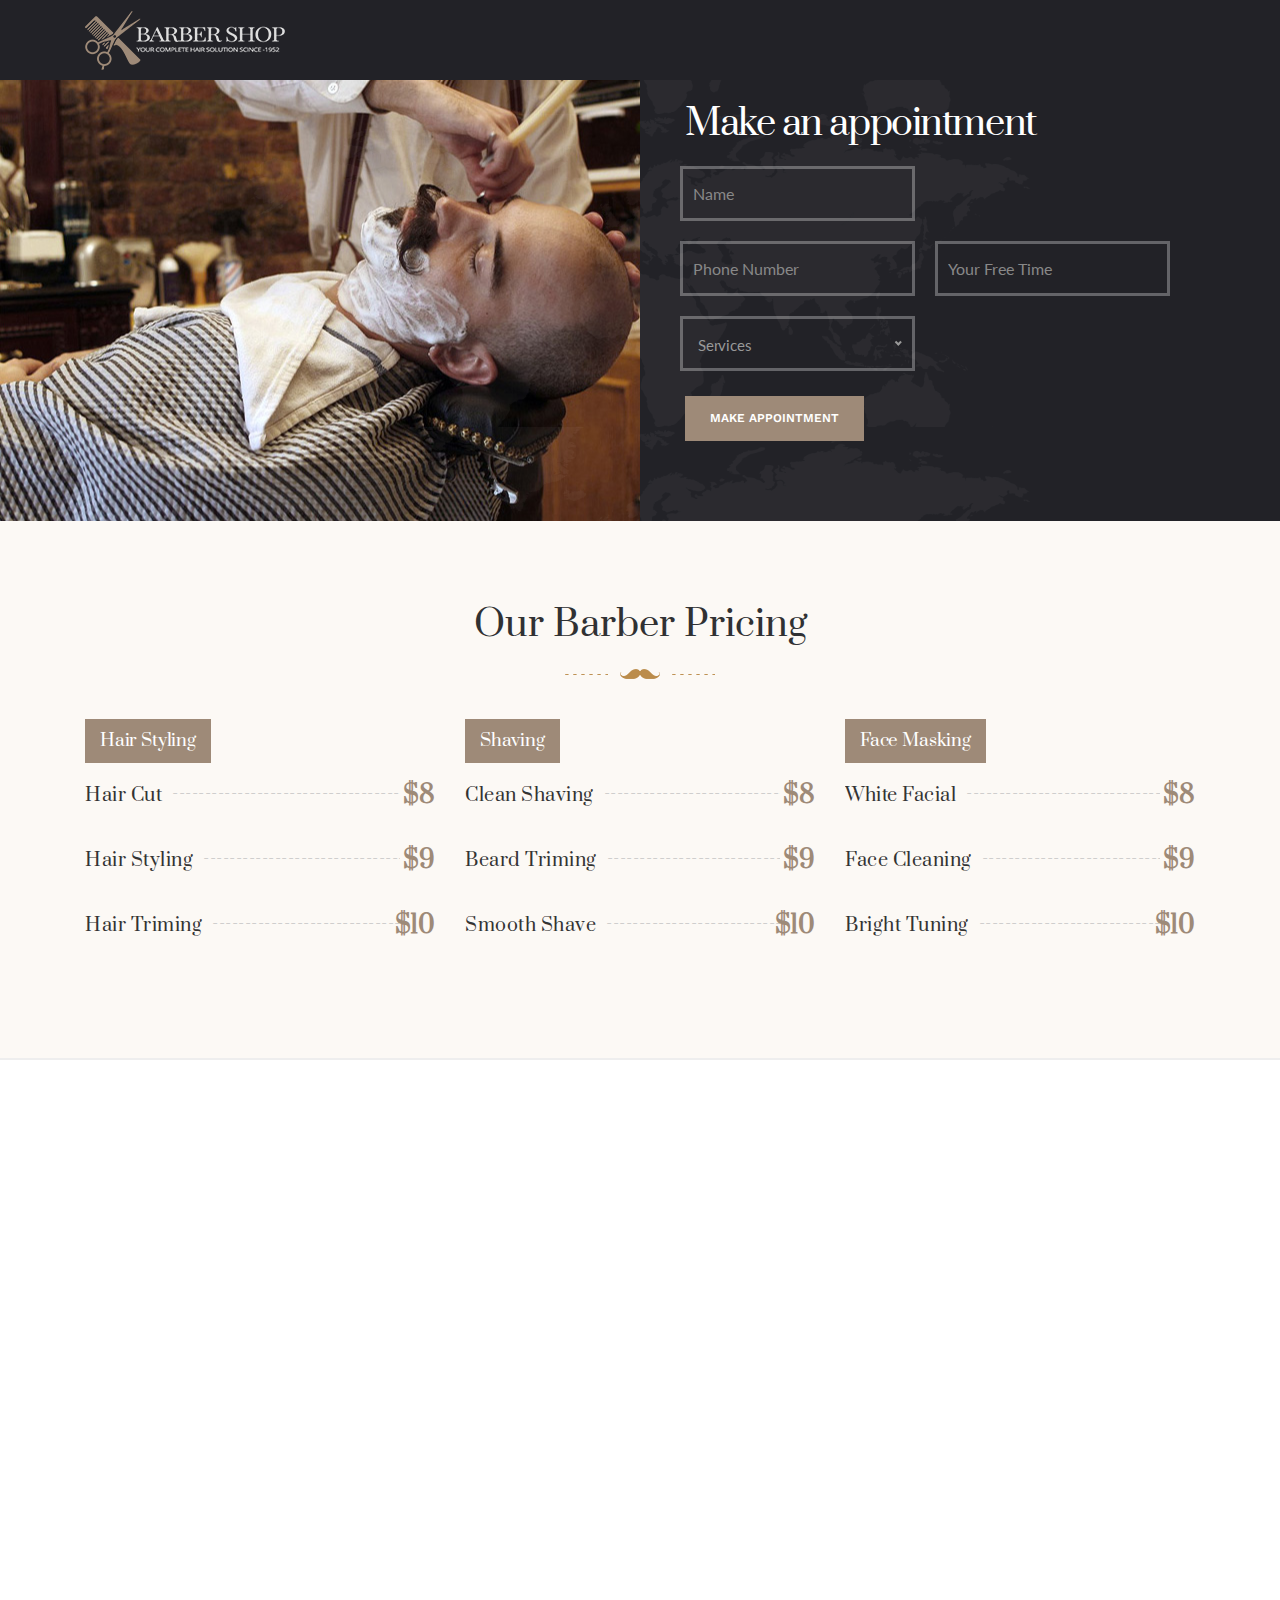
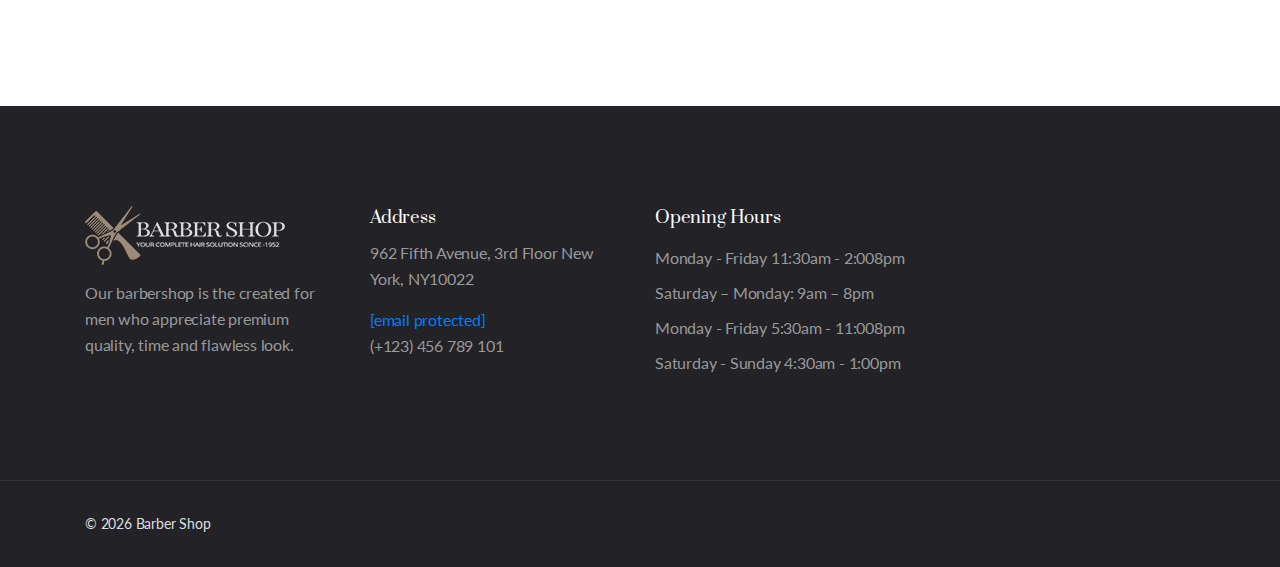
<file: index.html>
<!doctype html>
<html class="no-js" lang="en">

<head>
    <meta charset="utf-8">
    <meta name="viewport" content="width=device-width, initial-scale=1">
    <meta name="description" content="BarberShop & Hair Salon HTML Template">
    <meta name="author" content="">
    <title>Barber Shop || BarberShop Hair Salon HTML Template</title>
    <link rel="shortcut icon" type="image/x-icon" href="img/favicon.png">

    <link rel="stylesheet" href="css/elegant-font-icons.css">

    <link rel="stylesheet" href="css/elegant-line-icons.css">

    <link rel="stylesheet" href="css/themify-icons.css">

    <link rel="stylesheet" href="css/barber-icons.css">

    <link rel="stylesheet" href="css/bootstrap.min.css">

    <link rel="stylesheet" href="css/animate.min.css">

    <link rel="stylesheet" href="css/venobox/venobox.css">

    <link rel="stylesheet" href="css/nice-select.css">

    <link rel="stylesheet" href="css/owl.carousel.css">

    <link rel="stylesheet" href="css/slicknav.min.css">

    <link rel="stylesheet" href="css/main.css">

    <link rel="stylesheet" href="css/responsive.css">

    <link rel="stylesheet" href="css/custom.css">

    <script src="js/vendor/modernizr-2.8.3-respond-1.4.2.min.js"></script>
</head>

<body>
    <!--[if lt IE 8]>
            <p class="browserupgrade">You are using an <strong>outdated</strong> browser. Please <a href="http://browsehappy.com/">upgrade your browser</a> to improve your experience.</p>
        <![endif]-->
    <div id='preloader'>
        <div class='loader'>
            <img src="img/loading.gif" width="80" alt="">
        </div>
    </div>
    <header id="header" class="header-section">
        <div class="container">
            <nav class="navbar ">
                <a href="#" class="navbar-brand"><img src="img/logo.png" alt="Barbershop"></a>
            </nav>
        </div>
    </header>
    <section class="book_section padding" id="bookSection">
        <div class="book_bg"></div>
        <div class="map_pattern"></div>
        <div class="container">
            <div class="row">
                <div class="col-md-6 offset-md-6">
                    <form action="https://html.dynamiclayers.net/dl/barbershop/appointment.php" method="post"
                        id="appointment_form" class="form-horizontal appointment_form">
                        <div class="book_content">
                            <h2>Make an appointment</h2>
                        </div>
                        <div class="form-group row">
                            <div class="col-md-6 padding-10">
                                <input type="text" id="app_name" name="app_name" class="form-control" placeholder="Name"
                                    required>
                            </div>
                        </div>
                        <div class="form-group row">
                            <div class="col-md-6 padding-10">
                                <input type="text" id="app_phone" name="app_phone" class="form-control"
                                    placeholder="Phone Number" required>
                            </div>
                            <div class="col-md-6 padding-10">
                                <input type="text" id="app_free_time" name="app_free_time" class="form-control"
                                    placeholder="Your Free Time" required>
                            </div>
                        </div>
                        <div class="form-group row">
                            <div class="col-md-6 padding-10">
                                <select class="form-control" id="app_services" name="app_services">
                                    <option>Services</option>
                                    <option>Hair Styling</option>
                                    <option>Shaving</option>
                                    <option>Face Mask</option>
                                    <option>Hair Wash</option>
                                    <option>Beard Triming</option>
                                </select>
                            </div>
                        </div>
                        <button id="app_submit" class="default_btn" type="submit">Make Appointment</button>
                        <div id="msg-status" class="alert" role="alert"></div>
                    </form>
                </div>
            </div>
        </div>
    </section>
    <section class="pricing_section bg-grey bd-bottom padding">
        <div class="container">
            <div class="section_heading text-center mb-40 wow fadeInUp" data-wow-delay="300ms">
                <h2>Our Barber Pricing</h2>
                <div class="heading-line"></div>
            </div>
            <div class="row">
                <div class="col-lg-4 col-md-6 sm-padding">
                    <div class="price_wrap">
                        <h3>Hair Styling</h3>
                        <ul class="price_list">
                            <li>
                                <h4>Hair Cut</h4>
                                </p>
                                <span class="price">$8</span>
                            </li>
                            <li>
                                <h4>Hair Styling</h4>
                                </p>
                                <span class="price">$9</span>
                            </li>
                            <li>
                                <h4>Hair Triming</h4>
                                </p>
                                <span class="price">$10</span>
                            </li>
                        </ul>
                    </div>
                </div>
                <div class="col-lg-4 col-md-6 sm-padding">
                    <div class="price_wrap">
                        <h3>Shaving</h3>
                        <ul class="price_list">
                            <li>
                                <h4>Clean Shaving</h4>
                                <span class="price">$8</span>
                            </li>
                            <li>
                                <h4>Beard Triming</h4>
                                <span class="price">$9</span>
                            </li>
                            <li>
                                <h4>Smooth Shave</h4>
                                <span class="price">$10</span>
                            </li>
                        </ul>
                    </div>
                </div>
                <div class="col-lg-4 col-md-12 sm-padding">
                    <div class="price_wrap">
                        <h3>Face Masking</h3>
                        <ul class="price_list">
                            <li>
                                <h4>White Facial</h4>
                                <span class="price">$8</span>
                            </li>
                            <li>
                                <h4>Face Cleaning</h4>
                                <span class="price">$9</span>
                            </li>
                            <li>
                                <h4>Bright Tuning</h4>
                                <span class="price">$10</span>
                            </li>
                        </ul>
                    </div>
                </div>
            </div>
        </div>
    </section>
    <section class="cta_section padding">
        <div class="container">
            <div class="display-table">
                <div class="table-cel">
                    <div class="cta_content align-center wow fadeInUp" data-wow-delay="300ms">
                        <h2>Making You Look Good <br> Is In Our Haritage.</h2>
                        <p>Barber is a person whose occupation is mainly to cut dress groom <br>style and shave men's
                            and boys hair.</p>
                        <a href="#bookSection" class="default_btn">Make Appointment</a>
                    </div>
                </div>
            </div>
        </div>
    </section>
    <section class="widget_section padding">
        <div class="container">
            <div class="row">
                <div class="col-lg-3 col-md-6 sm-padding">
                    <div class="footer_widget">
                        <img class="mb-15" src="img/logo.png" alt="Brand">
                        <p>Our barbershop is the created for men who appreciate premium quality, time and flawless look.
                        </p>
                    </div>
                </div>
                <div class="col-lg-3 col-md-6 sm-padding">
                    <div class="footer_widget">
                        <h3>Address</h3>
                        <p>962 Fifth Avenue, 3rd Floor New York, NY10022</p>
                        <p><a href="https://html.dynamiclayers.net/cdn-cgi/l/email-protection" class="__cf_email__"
                                data-cfemail="4008252c2c2f0024392e212d29232c21392532336e2e2534">[email&#160;protected]</a>
                            <br>(+123) 456 789 101
                        </p>
                    </div>
                </div>
                <div class="col-lg-3 col-md-6 sm-padding">
                    <div class="footer_widget">
                        <h3>Opening Hours</h3>
                        <ul class="opening_time">
                            <li>Monday - Friday 11:30am - 2:008pm</li>
                            <li>Saturday – Monday: 9am – 8pm</li>
                            <li>Monday - Friday 5:30am - 11:008pm</li>
                            <li>Saturday - Sunday 4:30am - 1:00pm</li>
                        </ul>
                    </div>
                </div>
            </div>
        </div>
    </section>
    <footer class="footer_section">
        <div class="container">
            <div class="row">
                <div class="col-md-6 xs-padding">
                    <div class="copyright">&copy;
                        <script type="text/javascript"> document.write(new Date().getFullYear())</script> Barber Shop

                    </div>
                </div>
            </div>
        </div>
    </footer>
    <a data-scroll href="#header" id="scroll-to-top"><i class="arrow_up"></i></a>

    <script src="js/vendor/jquery-1.12.4.min.js"></script>

    <script src="js/vendor/bootstrap.min.js"></script>

    <script src="js/vendor/imagesloaded.pkgd.min.js"></script>

    <script src="js/vendor/owl.carousel.min.js"></script>

    <script src="js/vendor/jquery.isotope.v3.0.2.js"></script>

    <script src="js/vendor/smooth-scroll.min.js"></script>

    <script src="js/vendor/venobox.min.js"></script>

    <script src="js/vendor/jquery.ajaxchimp.min.js"></script>

    <script src="js/vendor/jquery.slicknav.min.js"></script>

    <script src="js/vendor/jquery.nice-select.min.js"></script>

    <script src="js/vendor/jquery.mb.YTPlayer.min.js"></script>

    <script src="js/vendor/wow.min.js"></script>

    <script src="js/contact.js"></script>

    <script src="js/appointment.js"></script>

    <script src="js/main.js"></script>
</body>


</html>
</file>
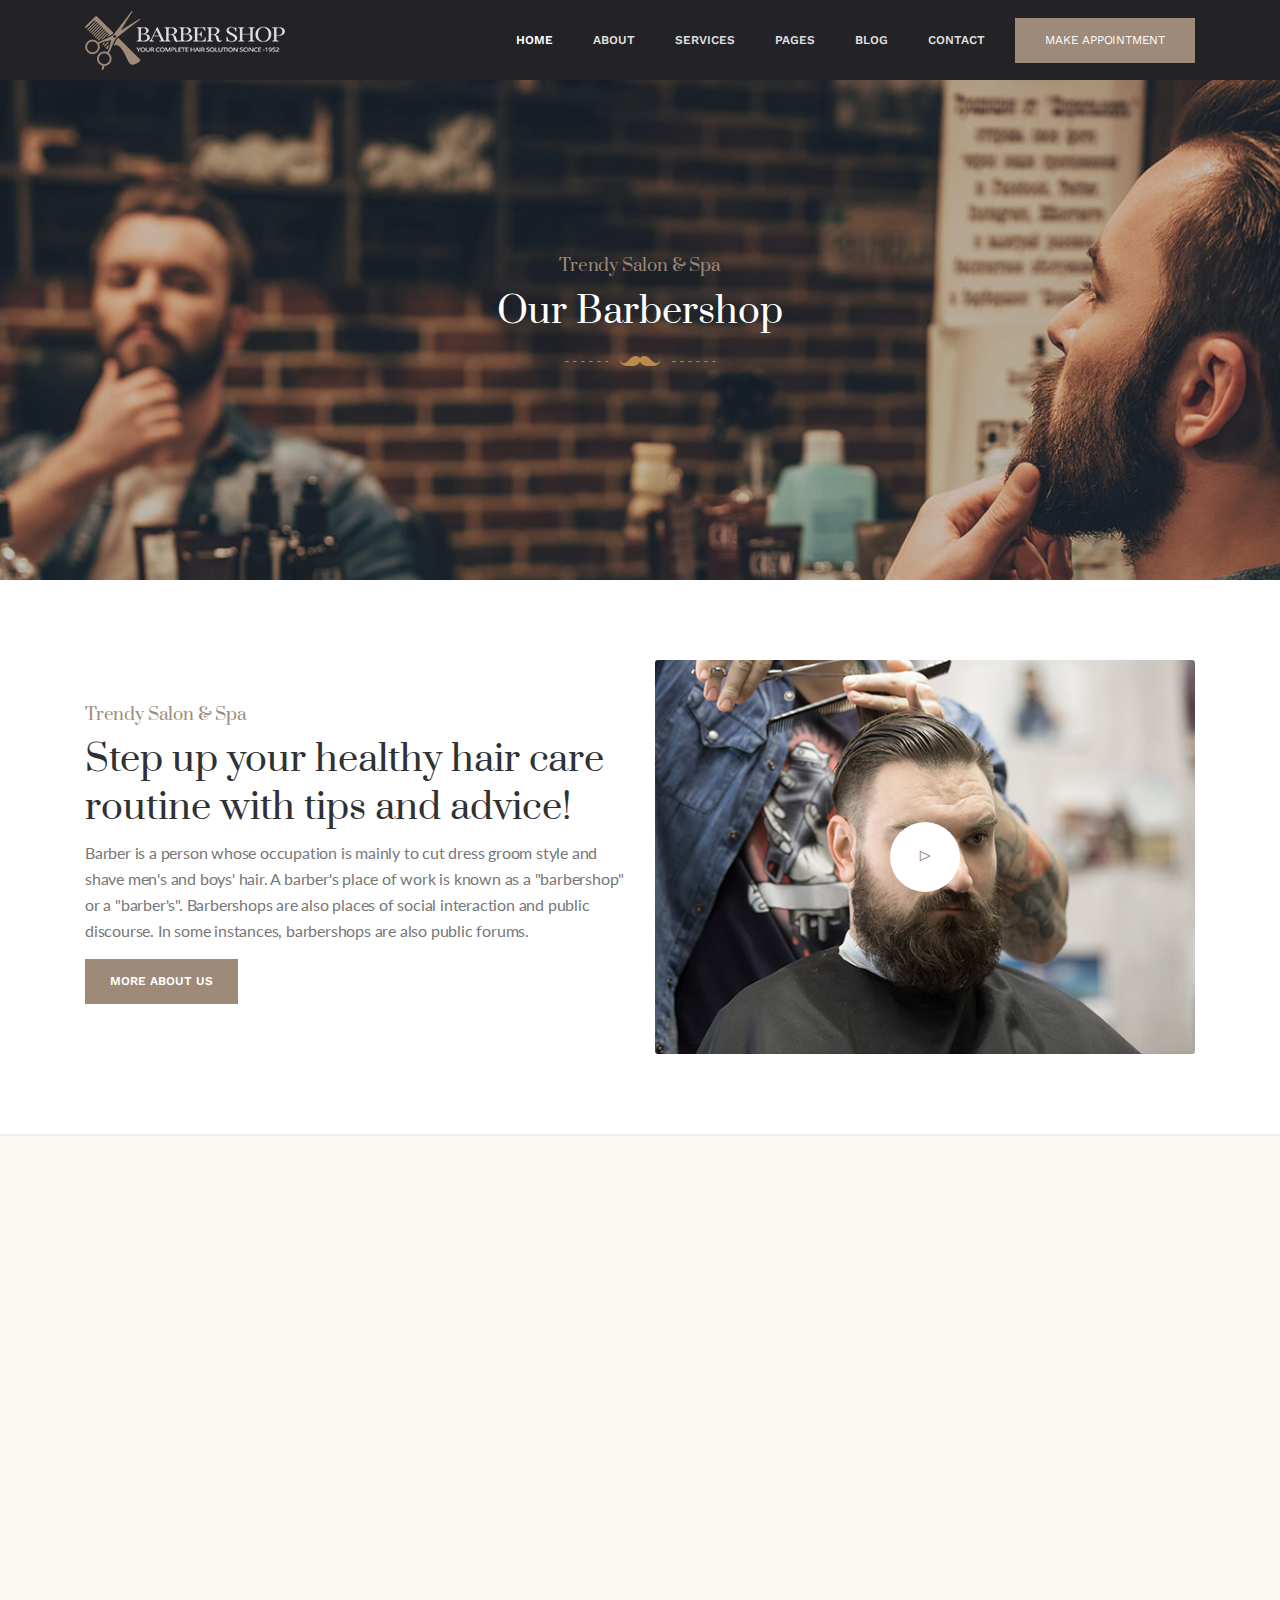
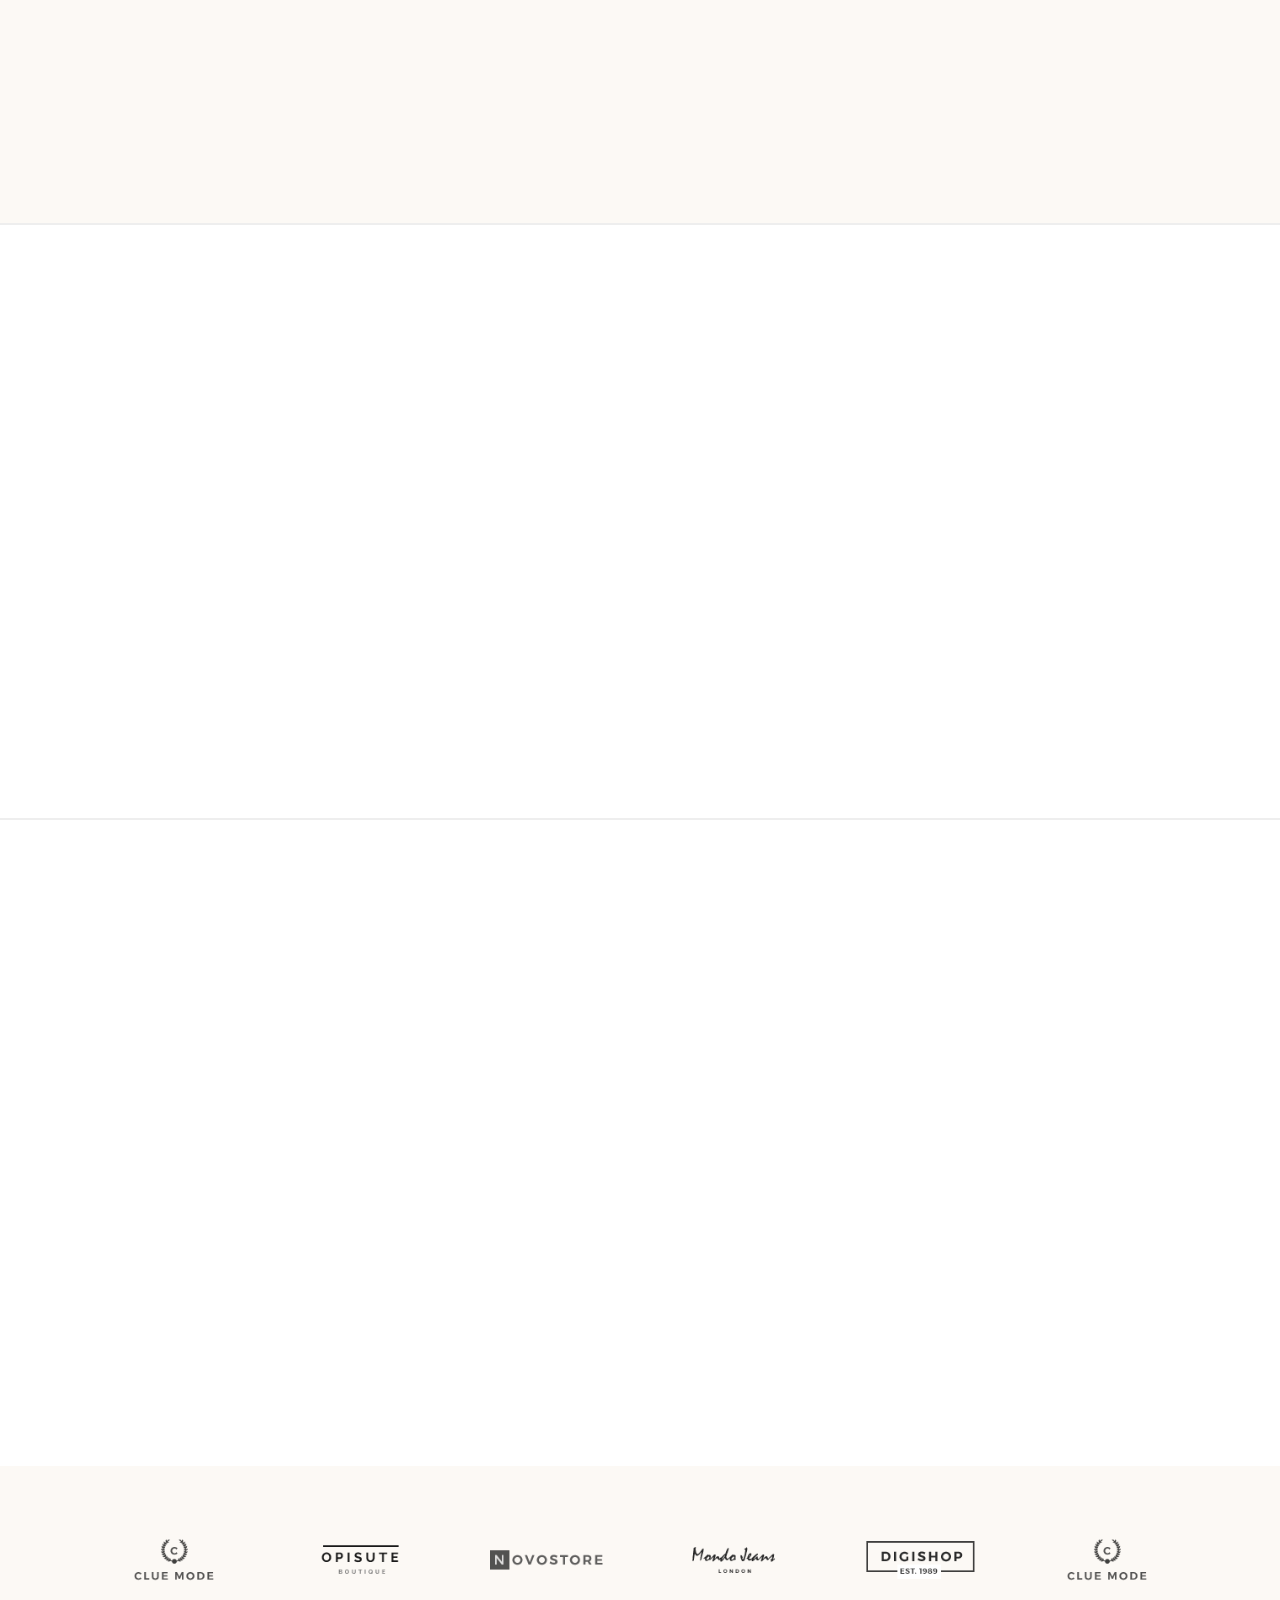
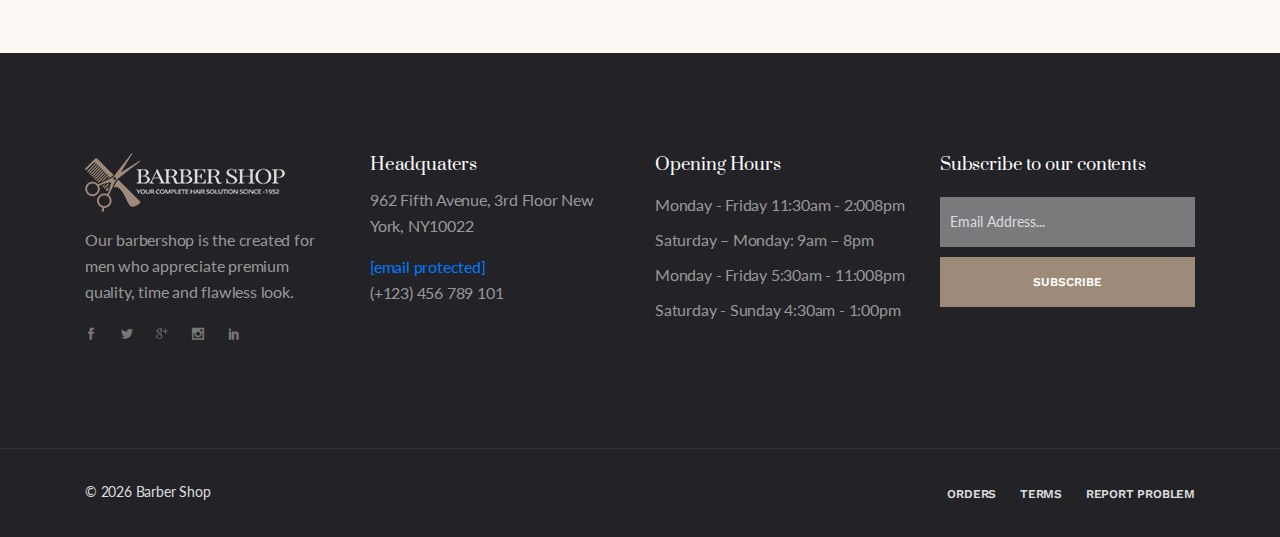
<file: about-company.html>
<!doctype html>
<html class="no-js" lang="en">

<head>
    <meta charset="utf-8">
    <meta name="viewport" content="width=device-width, initial-scale=1">
    <meta name="description" content="BarberShop & Hair Salon HTML Template">
    <meta name="author" content="DynamicLayers">
    <title>Barber Shop || BarberShop Hair Salon HTML Template</title>
    <link rel="shortcut icon" type="image/x-icon" href="img/favicon.png">

    <link rel="stylesheet" href="css/elegant-font-icons.css">

    <link rel="stylesheet" href="css/elegant-line-icons.css">

    <link rel="stylesheet" href="css/themify-icons.css">

    <link rel="stylesheet" href="css/barber-icons.css">

    <link rel="stylesheet" href="css/bootstrap.min.css">

    <link rel="stylesheet" href="css/animate.min.css">

    <link rel="stylesheet" href="css/venobox/venobox.css">

    <link rel="stylesheet" href="css/nice-select.css">

    <link rel="stylesheet" href="css/owl.carousel.css">

    <link rel="stylesheet" href="css/slicknav.min.css">

    <link rel="stylesheet" href="css/main.css">

    <link rel="stylesheet" href="css/responsive.css">
    <script src="js/vendor/modernizr-2.8.3-respond-1.4.2.min.js"></script>
</head>

<body>
    <!--[if lt IE 8]>
            <p class="browserupgrade">You are using an <strong>outdated</strong> browser. Please <a href="http://browsehappy.com/">upgrade your browser</a> to improve your experience.</p>
        <![endif]-->
    <div id='preloader'>
        <div class='loader'>
            <img src="img/loading.gif" width="80" alt="">
        </div>
    </div>
    <header id="header" class="header-section">
        <div class="container">
            <nav class="navbar ">
                <a href="#" class="navbar-brand"><img src="img/logo.png" alt="Barbershop"></a>
                <div class="d-flex menu-wrap align-items-center">
                    <div id="mainmenu" class="mainmenu">
                        <ul class="nav">
                            <li><a data-scroll class="nav-link active" href="index-2.html">Home<span
                                        class="sr-only">(current)</span></a>
                                <ul>
                                    <li><a href="index-2.html">Home Default</a></li>
                                    <li><a href="index-3.html">Home Modern</a></li>
                                    <li><a href="index-4.html">Home Classic</a></li>
                                </ul>
                            </li>
                            <li><a href="about-us.html">About</a>
                                <ul>
                                    <li><a href="about-us.html">About Us</a></li>
                                    <li><a href="about-company.html">About Company</a></li>
                                </ul>
                            </li>
                            <li><a href="services.html">Services</a>
                                <ul>
                                    <li><a href="services.html">Services 01</a></li>
                                    <li><a href="services-2.html">Services 02</a></li>
                                </ul>
                            </li>
                            <li><a href="#">Pages</a>
                                <ul>
                                    <li><a href="appointment.html">Appointment</a></li>
                                    <li><a href="gallery.html">Gallery</a></li>
                                    <li><a href="team.html">Our Team</a></li>
                                    <li><a href="pricing.html">Our Pricing</a></li>
                                    <li><a href="404.html">404 Error</a></li>
                                </ul>
                            </li>
                            <li><a href="#">Blog</a>
                                <ul>
                                    <li><a href="blog-grid.html">Blog Grid</a></li>
                                    <li><a href="blog-classic.html">Blog Classic</a></li>
                                    <li><a href="blog-single.html">Blog Single</a></li>
                                </ul>
                            </li>
                            <li><a href="contact.html">Contact</a></li>
                        </ul>
                    </div>
                    <div class="header-btn">
                        <a href="#" class="menu-btn">Make Appointment</a>
                    </div>
                </div>
            </nav>
        </div>
    </header>
    <section class="page_header d-flex align-items-center">
        <div class="container">
            <div class="section_heading text-center mb-40 wow fadeInUp" data-wow-delay="300ms">
                <h3>Trendy Salon &amp; Spa</h3>
                <h2>Our Barbershop</h2>
                <div class="heading-line"></div>
            </div>
        </div>
    </section>
    <section class="about_section bd-bottom padding">
        <div class="container">
            <div class="row d-flex align-items-center">
                <div class="col-md-6 xs-padding wow fadeInLeft" data-wow-delay="300ms">
                    <div class="section_heading">
                        <h3>Trendy Salon & Spa</h3>
                        <h2>Step up your healthy hair care <br> routine with tips and advice!</h2>
                        <p>Barber is a person whose occupation is mainly to cut dress groom style and shave men's and
                            boys' hair. A barber's place of work is known as a "barbershop" or a "barber's". Barbershops
                            are also places of social interaction and public discourse. In some instances, barbershops
                            are also public forums.</p>
                        <a href="#" class="default_btn">More About Us</a>
                    </div>
                </div>
                <div class="col-md-6 xs-padding wow fadeInRight" data-wow-delay="300ms">
                    <div class="about_video">
                        <img src="img/post-1.jpg" alt="img">
                        <div class="play-icon"><a href="#"><i class="ti-control-play"></i></a></div>
                    </div>
                </div>
            </div>
        </div>
    </section>
    <section class="service_section bg-grey bd-bottom padding">
        <div class="container">
            <div class="section_heading text-center mb-40 wow fadeInUp" data-wow-delay="300ms">
                <h3>Save 20% On Beauty Spa</h3>
                <h2>Our Barber Services</h2>
                <div class="heading-line"></div>
            </div>
            <div class="row">
                <div class="col-lg-3 col-sm-6 sm-padding">
                    <div class="service_content align-center wow fadeInUp" data-wow-delay="200ms">
                        <img src="img/service-1.jpg" alt="Services">
                        <h3>Haircut Styles</h3>
                        <P>Barber is a person whose occupation is mainly to cut dress style.</P>
                    </div>
                </div>
                <div class="col-lg-3 col-sm-6 sm-padding wow fadeInUp" data-wow-delay="300ms">
                    <div class="service_content align-center">
                        <img src="img/service-2.jpg" alt="Services">
                        <h3>Beard Triming</h3>
                        <P>Barber is a person whose occupation is mainly to cut dress style.</P>
                    </div>
                </div>
                <div class="col-lg-3 col-sm-6 sm-padding wow fadeInUp" data-wow-delay="400ms">
                    <div class="service_content align-center">
                        <img src="img/service-3.jpg" alt="Services">
                        <h3>Clean Smooth Shave</h3>
                        <P>Barber is a person whose occupation is mainly to cut dress style.</P>
                    </div>
                </div>
                <div class="col-lg-3 col-sm-6 sm-padding wow fadeInUp" data-wow-delay="500ms">
                    <div class="service_content align-center">
                        <img src="img/service-4.jpg" alt="Services">
                        <h3>Face Masking</h3>
                        <P>Barber is a person whose occupation is mainly to cut dress style.</P>
                    </div>
                </div>
            </div>
        </div>
    </section>
    <section id="team" class="team_section bd-bottom padding">
        <div class="container">
            <div class="section_heading text-center mb-40 wow fadeInUp" data-wow-delay="300ms">
                <h3>Trendy Salon &amp; Spa</h3>
                <h2>Our Barbers</h2>
                <div class="heading-line"></div>
            </div>
            <ul class="team_members row">
                <li class="col-lg-3 col-md-6 sm-padding wow fadeInUp" data-wow-delay="200ms">
                    <div class="team_member">
                        <img src="img/team-1.jpg" alt="Team Member">
                        <div class="overlay">
                            <h3>Kyle Frederick</h3>
                            <p>WEB DESIGNER</p>
                        </div>
                    </div>
                </li>
                <li class="col-lg-3 col-md-6 sm-padding wow fadeInUp" data-wow-delay="300ms">
                    <div class="team_member">
                        <img src="img/team-2.jpg" alt="Team Member">
                        <div class="overlay">
                            <h3>José Carpio</h3>
                            <p>WORDPRESS DEVELOPER</p>
                        </div>
                    </div>
                </li>
                <li class="col-lg-3 col-md-6 sm-padding wow fadeInUp" data-wow-delay="400ms">
                    <div class="team_member">
                        <img src="img/team-3.jpg" alt="Team Member">
                        <div class="overlay">
                            <h3>Michel Ibáñez</h3>
                            <p>ONLINE MARKETER</p>
                        </div>
                    </div>
                </li>
                <li class="col-lg-3 col-md-6 sm-padding wow fadeInUp" data-wow-delay="500ms">
                    <div class="team_member">
                        <img src="img/team-4.jpg" alt="Team Member">
                        <div class="overlay">
                            <h3>Adam Castellon</h3>
                            <p>JAVA SPECIALIST</p>
                        </div>
                    </div>
                </li>
            </ul>
        </div>
    </section>
    <section class="cta_section padding">
        <div class="container">
            <div class="display-table">
                <div class="table-cel">
                    <div class="cta_content align-center wow fadeInUp" data-wow-delay="300ms">
                        <h2>Making You Look Good <br> Is In Our Haritage.</h2>
                        <p>Barber is a person whose occupation is mainly to cut dress groom <br>style and shave men's
                            and boys hair.</p>
                        <a href="#" class="default_btn">Make Appointment</a>
                    </div>
                </div>
            </div>
        </div>
    </section>
    <div class="sponsor_section bg-grey padding">
        <div class="container">
            <ul id="sponsor_carousel" class="sponsor_items owl-carousel">
                <li class="sponsor_item">
                    <img src="img/sponsor-1.png" alt="sponsor-image">
                </li>
                <li class="sponsor_item">
                    <img src="img/sponsor-2.png" alt="sponsor-image">
                </li>
                <li class="sponsor_item">
                    <img src="img/sponsor-3.png" alt="sponsor-image">
                </li>
                <li class="sponsor_item">
                    <img src="img/sponsor-4.png" alt="sponsor-image">
                </li>
                <li class="sponsor_item">
                    <img src="img/sponsor-5.png" alt="sponsor-image">
                </li>
                <li class="sponsor_item">
                    <img src="img/sponsor-1.png" alt="sponsor-image">
                </li>
                <li class="sponsor_item">
                    <img src="img/sponsor-2.png" alt="sponsor-image">
                </li>
                <li class="sponsor_item">
                    <img src="img/sponsor-3.png" alt="sponsor-image">
                </li>
            </ul>
        </div>
    </div>
    <section class="widget_section padding">
        <div class="container">
            <div class="row">
                <div class="col-lg-3 col-md-6 sm-padding">
                    <div class="footer_widget">
                        <img class="mb-15" src="img/logo.png" alt="Brand">
                        <p>Our barbershop is the created for men who appreciate premium quality, time and flawless look.
                        </p>
                        <ul class="widget_social">
                            <li><a href="#"><i class="social_facebook"></i></a></li>
                            <li><a href="#"><i class="social_twitter"></i></a></li>
                            <li><a href="#"><i class="social_googleplus"></i></a></li>
                            <li><a href="#"><i class="social_instagram"></i></a></li>
                            <li><a href="#"><i class="social_linkedin"></i></a></li>
                        </ul>
                    </div>
                </div>
                <div class="col-lg-3 col-md-6 sm-padding">
                    <div class="footer_widget">
                        <h3>Headquaters</h3>
                        <p>962 Fifth Avenue, 3rd Floor New York, NY10022</p>
                        <p><a href="https://html.dynamiclayers.net/cdn-cgi/l/email-protection" class="__cf_email__"
                                data-cfemail="6028050c0c0f2004190e010d09030c01190512134e0e0514">[email&#160;protected]</a>
                            <br>(+123) 456 789 101</p>
                    </div>
                </div>
                <div class="col-lg-3 col-md-6 sm-padding">
                    <div class="footer_widget">
                        <h3>Opening Hours</h3>
                        <ul class="opening_time">
                            <li>Monday - Friday 11:30am - 2:008pm</li>
                            <li>Saturday – Monday: 9am – 8pm</li>
                            <li>Monday - Friday 5:30am - 11:008pm</li>
                            <li>Saturday - Sunday 4:30am - 1:00pm</li>
                        </ul>
                    </div>
                </div>
                <div class="col-lg-3 col-md-12 sm-padding">
                    <div class="footer_widget">
                        <h3>Subscribe to our contents</h3>
                        <div class="subscribe_form">
                            <form action="#" class="subscribe_form">
                                <input type="email" name="email" id="subs-email" class="form_input"
                                    placeholder="Email Address...">
                                <button type="submit" class="submit">SUBSCRIBE</button>
                                <div class="clearfix"></div>
                                <div id="subscribe-result">
                                    <p class="subscription-success"></p>
                                    <p class="subscription-error"></p>
                                </div>
                            </form>
                        </div>
                    </div>
                </div>
            </div>
        </div>
    </section>
    <footer class="footer_section">
        <div class="container">
            <div class="row">
                <div class="col-md-6 xs-padding">
                    <div class="copyright">&copy;
                        <script type="text/javascript"> document.write(new Date().getFullYear())</script> Barber Shop
                        
                    </div>
                </div>
                <div class="col-md-6 xs-padding">
                    <ul class="footer_social">
                        <li><a href="#">Orders</a></li>
                        <li><a href="#">Terms</a></li>
                        <li><a href="#">Report Problem</a></li>
                    </ul>
                </div>
            </div>
        </div>
    </footer>
    <a data-scroll href="#header" id="scroll-to-top"><i class="arrow_up"></i></a>

    <script src="js/vendor/jquery-1.12.4.min.js"></script>

    <script src="js/vendor/bootstrap.min.js"></script>

    <script src="js/vendor/imagesloaded.pkgd.min.js"></script>

    <script src="js/vendor/owl.carousel.min.js"></script>

    <script src="js/vendor/jquery.isotope.v3.0.2.js"></script>

    <script src="js/vendor/smooth-scroll.min.js"></script>

    <script src="js/vendor/venobox.min.js"></script>

    <script src="js/vendor/jquery.ajaxchimp.min.js"></script>

    <script src="js/vendor/jquery.slicknav.min.js"></script>

    <script src="js/vendor/jquery.nice-select.min.js"></script>

    <script src="js/vendor/jquery.mb.YTPlayer.min.js"></script>

    <script src="js/vendor/wow.min.js"></script>

    <script src="js/contact.js"></script>

    <script src="js/appointment.js"></script>

    <script src="js/main.js"></script>
</body>


</html>
</file>
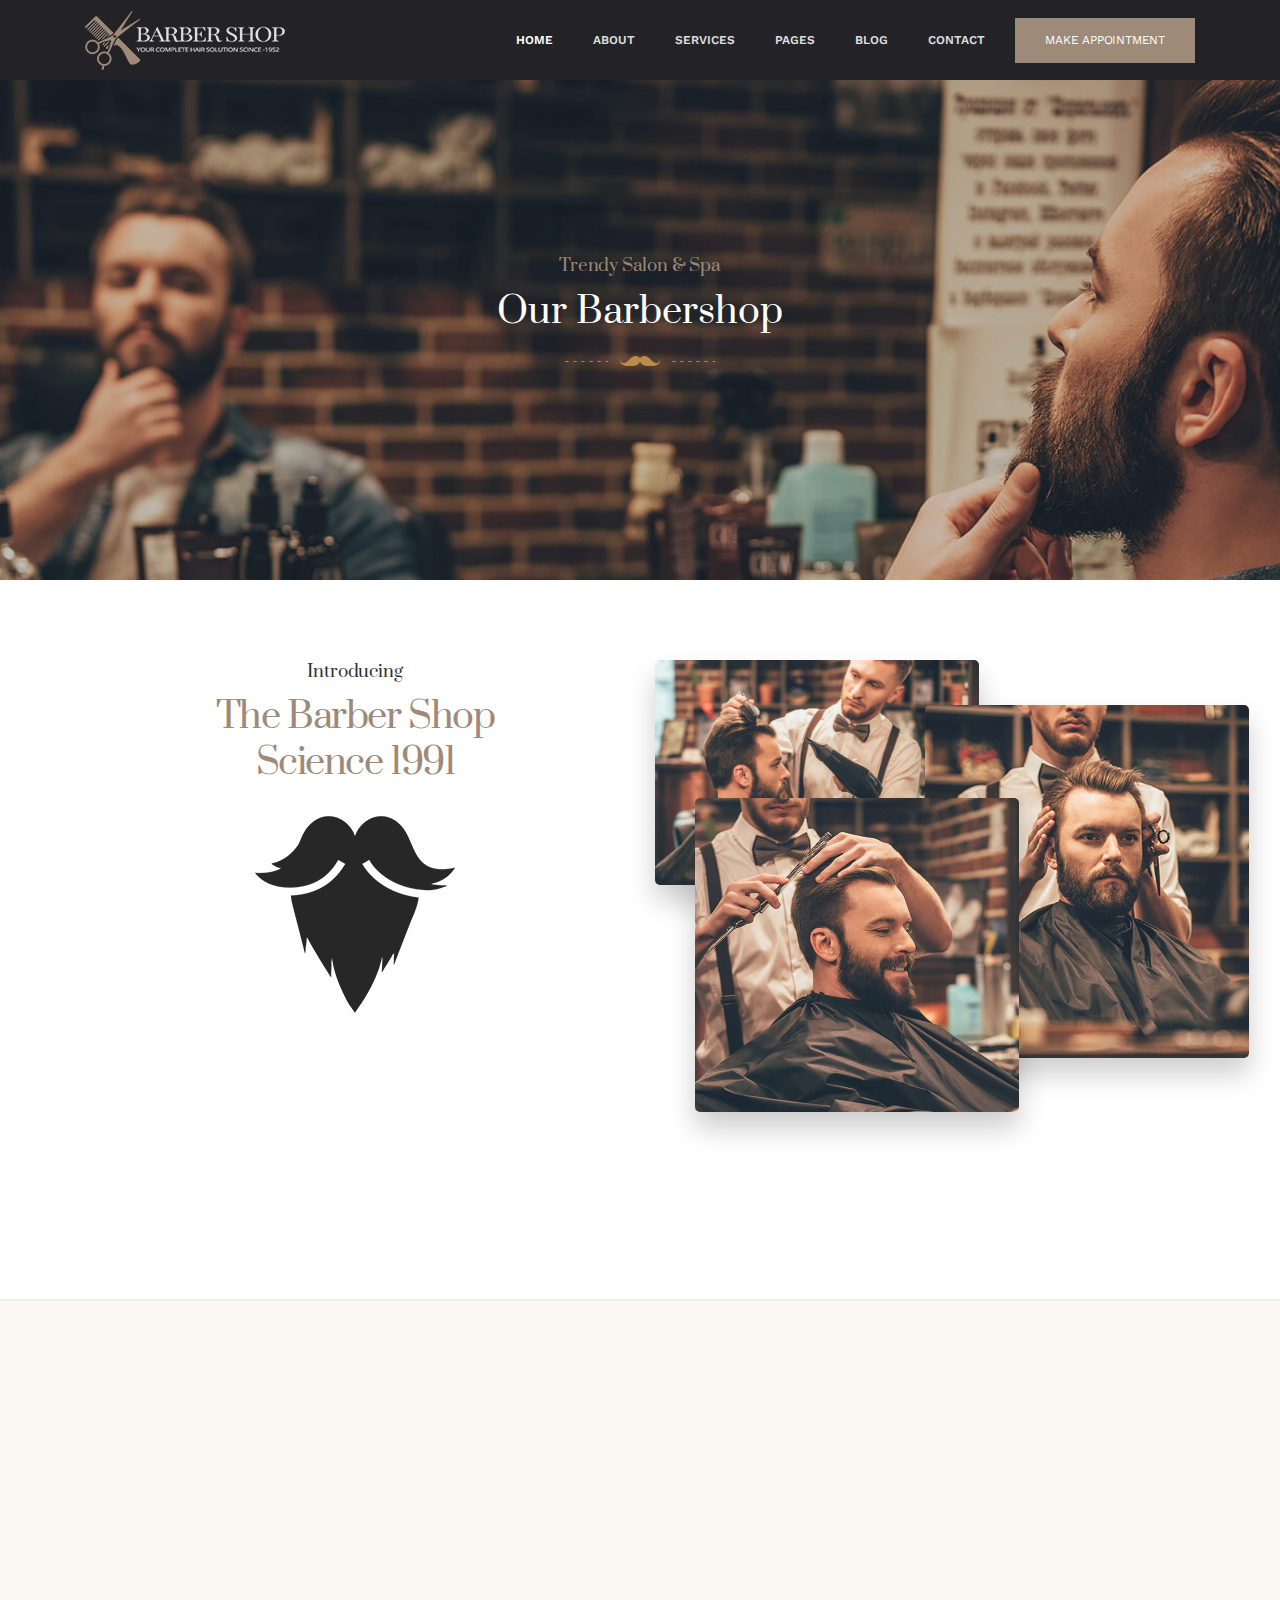
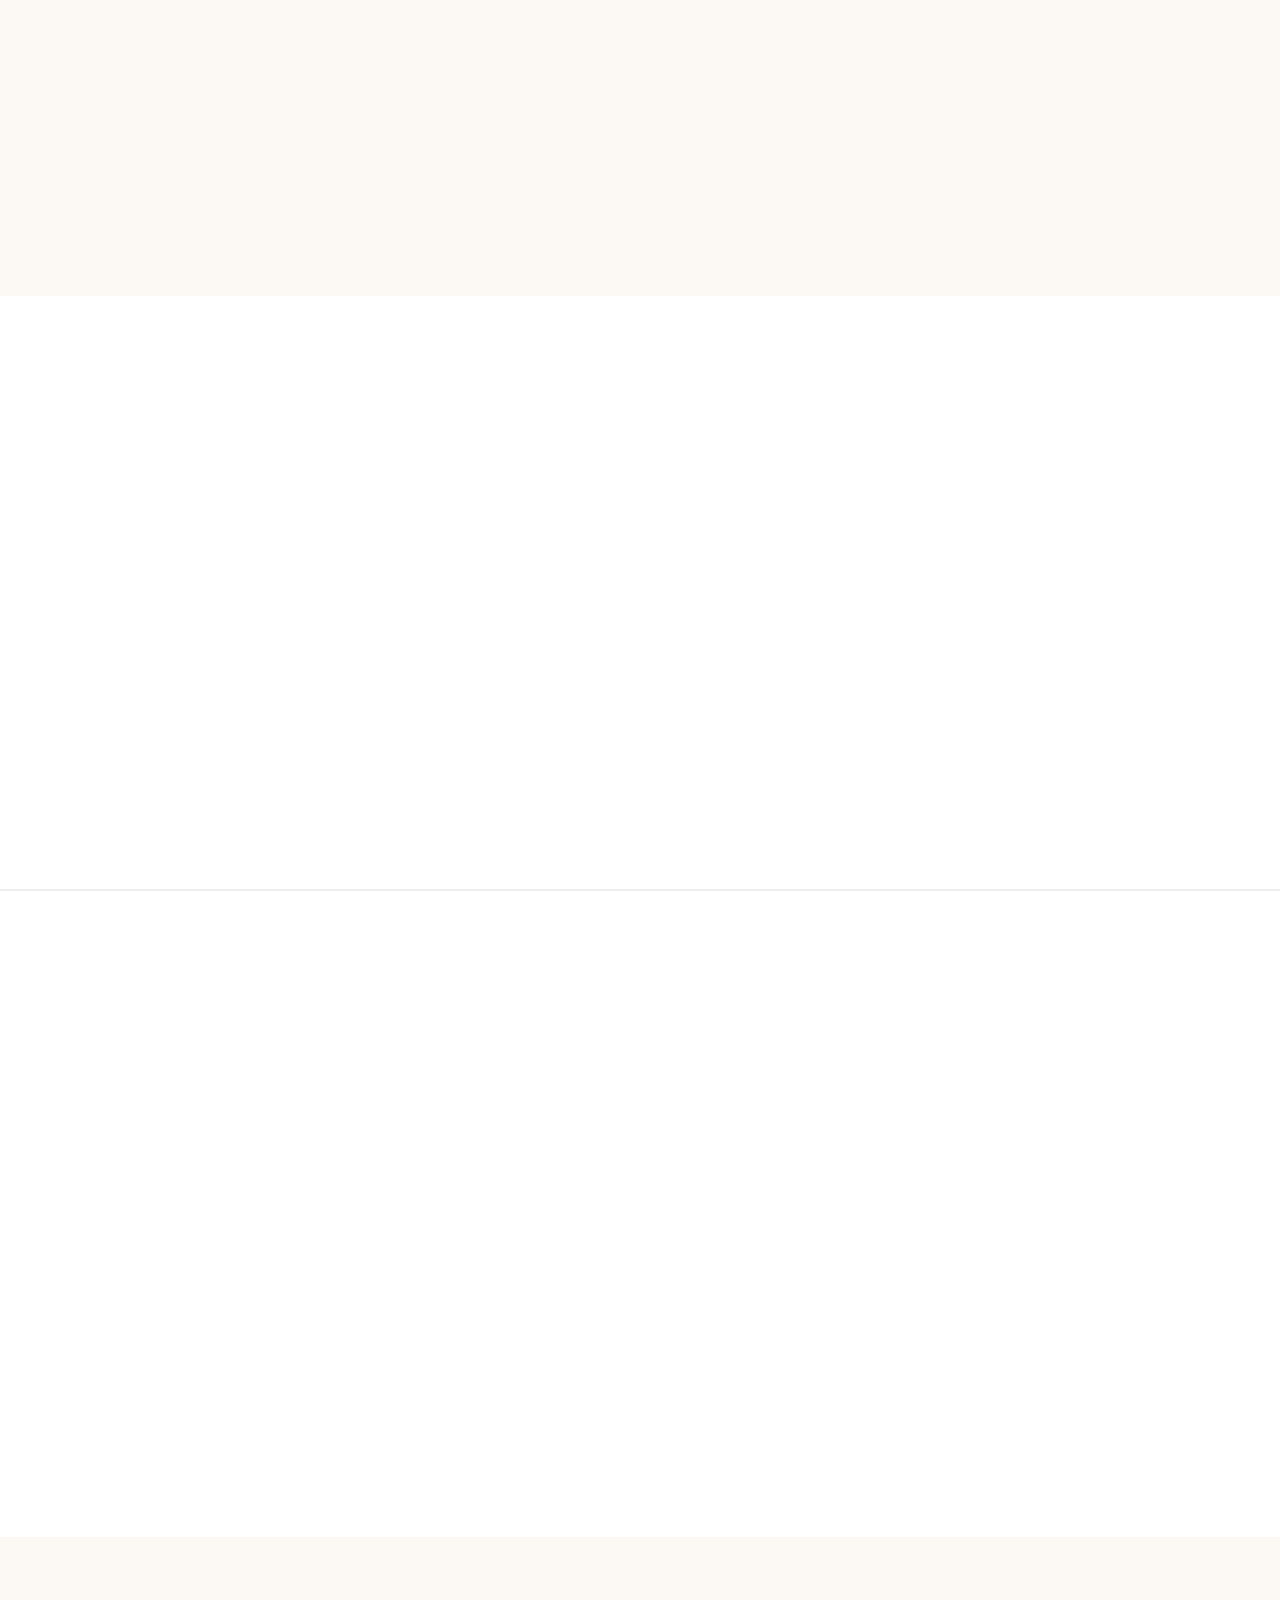
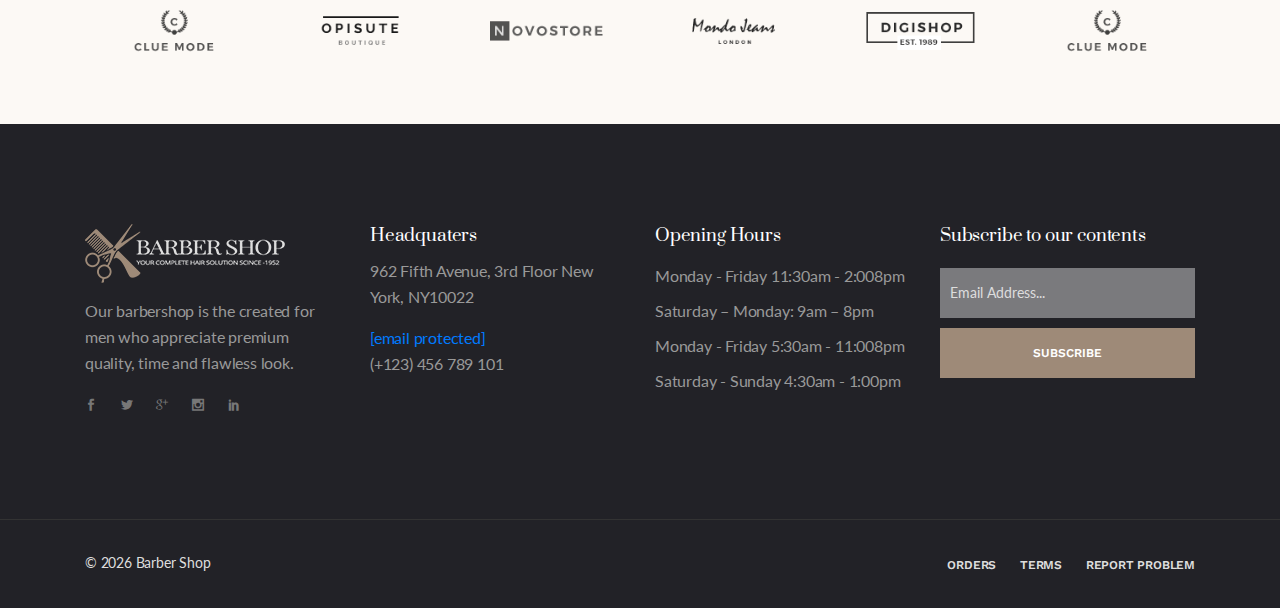
<file: about-us.html>
<!doctype html>
<html class="no-js" lang="en">

<head>
    <meta charset="utf-8">
    <meta name="viewport" content="width=device-width, initial-scale=1">
    <meta name="description" content="BarberShop & Hair Salon HTML Template">
    <meta name="author" content="DynamicLayers">
    <title>Barber Shop || BarberShop Hair Salon HTML Template</title>
    <link rel="shortcut icon" type="image/x-icon" href="img/favicon.png">

    <link rel="stylesheet" href="css/elegant-font-icons.css">

    <link rel="stylesheet" href="css/elegant-line-icons.css">

    <link rel="stylesheet" href="css/themify-icons.css">

    <link rel="stylesheet" href="css/barber-icons.css">

    <link rel="stylesheet" href="css/bootstrap.min.css">

    <link rel="stylesheet" href="css/animate.min.css">

    <link rel="stylesheet" href="css/venobox/venobox.css">

    <link rel="stylesheet" href="css/nice-select.css">

    <link rel="stylesheet" href="css/owl.carousel.css">

    <link rel="stylesheet" href="css/slicknav.min.css">

    <link rel="stylesheet" href="css/main.css">

    <link rel="stylesheet" href="css/responsive.css">
    <script src="js/vendor/modernizr-2.8.3-respond-1.4.2.min.js"></script>
</head>

<body>
    <!--[if lt IE 8]>
            <p class="browserupgrade">You are using an <strong>outdated</strong> browser. Please <a href="http://browsehappy.com/">upgrade your browser</a> to improve your experience.</p>
        <![endif]-->
    <div id='preloader'>
        <div class='loader'>
            <img src="img/loading.gif" width="80" alt="">
        </div>
    </div>
    <header id="header" class="header-section">
        <div class="container">
            <nav class="navbar ">
                <a href="#" class="navbar-brand"><img src="img/logo.png" alt="Barbershop"></a>
                <div class="d-flex menu-wrap align-items-center">
                    <div id="mainmenu" class="mainmenu">
                        <ul class="nav">
                            <li><a data-scroll class="nav-link active" href="index-2.html">Home<span
                                        class="sr-only">(current)</span></a>
                                <ul>
                                    <li><a href="index-2.html">Home Default</a></li>
                                    <li><a href="index-3.html">Home Modern</a></li>
                                    <li><a href="index-4.html">Home Classic</a></li>
                                </ul>
                            </li>
                            <li><a href="about-us.html">About</a>
                                <ul>
                                    <li><a href="about-us.html">About Us</a></li>
                                    <li><a href="about-company.html">About Company</a></li>
                                </ul>
                            </li>
                            <li><a href="services.html">Services</a>
                                <ul>
                                    <li><a href="services.html">Services 01</a></li>
                                    <li><a href="services-2.html">Services 02</a></li>
                                </ul>
                            </li>
                            <li><a href="#">Pages</a>
                                <ul>
                                    <li><a href="appointment.html">Appointment</a></li>
                                    <li><a href="gallery.html">Gallery</a></li>
                                    <li><a href="team.html">Our Team</a></li>
                                    <li><a href="pricing.html">Our Pricing</a></li>
                                    <li><a href="404.html">404 Error</a></li>
                                </ul>
                            </li>
                            <li><a href="#">Blog</a>
                                <ul>
                                    <li><a href="blog-grid.html">Blog Grid</a></li>
                                    <li><a href="blog-classic.html">Blog Classic</a></li>
                                    <li><a href="blog-single.html">Blog Single</a></li>
                                </ul>
                            </li>
                            <li><a href="contact.html">Contact</a></li>
                        </ul>
                    </div>
                    <div class="header-btn">
                        <a href="#" class="menu-btn">Make Appointment</a>
                    </div>
                </div>
            </nav>
        </div>
    </header>
    <section class="page_header d-flex align-items-center">
        <div class="container">
            <div class="section_heading text-center mb-40 wow fadeInUp" data-wow-delay="300ms">
                <h3>Trendy Salon &amp; Spa</h3>
                <h2>Our Barbershop</h2>
                <div class="heading-line"></div>
            </div>
        </div>
    </section>
    <section id="about" class="about_section bd-bottom padding">
        <div class="container">
            <div class="row">
                <div class="col-md-6">
                    <div class="about_content align-center">
                        <h3 class="wow fadeInUp" data-wow-delay="100ms">Introducing</h3>
                        <h2 class="wow fadeInUp" data-wow-delay="200ms">The Barber Shop <br>Science 1991</h2>
                        <img class="wow fadeInUp" data-wow-delay="500ms" src="img/about-logo.png" alt="logo">
                        <p class="wow fadeInUp" data-wow-delay="600ms">Barber is a person whose occupation is mainly to
                            cut dress groom style and shave men's and boys' hair. A barber's place of work is known as a
                            "barbershop" or a "barber's". Barbershops are also places of social interaction and public
                            discourse. In some instances, barbershops are also public forums.</p>
                        <a href="#" class="default_btn wow fadeInUp" data-wow-delay="600ms">More About Us</a>
                    </div>
                </div>
                <div class="col-md-6 d-none d-md-block">
                    <div class="about_img">
                        <img src="img/about-1.jpg" alt="idea-images" class="about_img_1 wow fadeInLeft"
                            data-wow-delay="200ms">
                        <img src="img/about-2.jpg" alt="idea-images" class="about_img_2 wow fadeInRight"
                            data-wow-delay="400ms">
                        <img src="img/about-3.jpg" alt="idea-images" class="about_img_3 wow fadeInLeft"
                            data-wow-delay="600ms">
                    </div>
                </div>
            </div>
        </div>
    </section>
    <section class="service_section bg-grey padding">
        <div class="container">
            <div class="section_heading text-center mb-40 wow fadeInUp" data-wow-delay="300ms">
                <h3>Trendy Salon &amp; Spa</h3>
                <h2>Our Services</h2>
                <div class="heading-line"></div>
            </div>
            <div class="row">
                <div class="col-lg-3 col-md-6 sm-padding wow fadeInUp" data-wow-delay="200ms">
                    <div class="service_box">
                        <i class="bs bs-scissors-1"></i>
                        <h3>Haircut Styles</h3>
                        <p>Barber is a person whose occupation is mainly to cut dress style.</p>
                    </div>
                </div>
                <div class="col-lg-3 col-md-6 sm-padding wow fadeInUp" data-wow-delay="300ms">
                    <div class="service_box">
                        <i class="bs bs-razor-2"></i>
                        <h3>Beard Triming</h3>
                        <p>Barber is a person whose occupation is mainly to cut dress style.</p>
                    </div>
                </div>
                <div class="col-lg-3 col-md-6 sm-padding wow fadeInUp" data-wow-delay="400ms">
                    <div class="service_box">
                        <i class="bs bs-brush"></i>
                        <h3>Smooth Shave</h3>
                        <p>Barber is a person whose occupation is mainly to cut dress style.</p>
                    </div>
                </div>
                <div class="col-lg-3 col-md-6 sm-padding wow fadeInUp" data-wow-delay="500ms">
                    <div class="service_box">
                        <i class="bs bs-hairbrush-1"></i>
                        <h3>Face Masking</h3>
                        <p>Barber is a person whose occupation is mainly to cut dress style.</p>
                    </div>
                </div>
            </div>
        </div>
    </section>
    <section id="team" class="team_section bd-bottom padding">
        <div class="container">
            <div class="section_heading text-center mb-40 wow fadeInUp" data-wow-delay="300ms">
                <h3>Trendy Salon &amp; Spa</h3>
                <h2>Our Barbers</h2>
                <div class="heading-line"></div>
            </div>
            <ul class="team_members row">
                <li class="col-lg-3 col-md-6 sm-padding wow fadeInUp" data-wow-delay="200ms">
                    <div class="team_member">
                        <img src="img/team-1.jpg" alt="Team Member">
                        <div class="overlay">
                            <h3>Kyle Frederick</h3>
                            <p>WEB DESIGNER</p>
                        </div>
                    </div>
                </li>
                <li class="col-lg-3 col-md-6 sm-padding wow fadeInUp" data-wow-delay="300ms">
                    <div class="team_member">
                        <img src="img/team-2.jpg" alt="Team Member">
                        <div class="overlay">
                            <h3>José Carpio</h3>
                            <p>WORDPRESS DEVELOPER</p>
                        </div>
                    </div>
                </li>
                <li class="col-lg-3 col-md-6 sm-padding wow fadeInUp" data-wow-delay="400ms">
                    <div class="team_member">
                        <img src="img/team-3.jpg" alt="Team Member">
                        <div class="overlay">
                            <h3>Michel Ibáñez</h3>
                            <p>ONLINE MARKETER</p>
                        </div>
                    </div>
                </li>
                <li class="col-lg-3 col-md-6 sm-padding wow fadeInUp" data-wow-delay="500ms">
                    <div class="team_member">
                        <img src="img/team-4.jpg" alt="Team Member">
                        <div class="overlay">
                            <h3>Adam Castellon</h3>
                            <p>JAVA SPECIALIST</p>
                        </div>
                    </div>
                </li>
            </ul>
        </div>
    </section>
    <section class="cta_section padding">
        <div class="container">
            <div class="display-table">
                <div class="table-cel">
                    <div class="cta_content align-center wow fadeInUp" data-wow-delay="300ms">
                        <h2>Making You Look Good <br> Is In Our Haritage.</h2>
                        <p>Barber is a person whose occupation is mainly to cut dress groom <br>style and shave men's
                            and boys hair.</p>
                        <a href="#" class="default_btn">Make Appointment</a>
                    </div>
                </div>
            </div>
        </div>
    </section>
    <div class="sponsor_section bg-grey padding">
        <div class="container">
            <ul id="sponsor_carousel" class="sponsor_items owl-carousel">
                <li class="sponsor_item">
                    <img src="img/sponsor-1.png" alt="sponsor-image">
                </li>
                <li class="sponsor_item">
                    <img src="img/sponsor-2.png" alt="sponsor-image">
                </li>
                <li class="sponsor_item">
                    <img src="img/sponsor-3.png" alt="sponsor-image">
                </li>
                <li class="sponsor_item">
                    <img src="img/sponsor-4.png" alt="sponsor-image">
                </li>
                <li class="sponsor_item">
                    <img src="img/sponsor-5.png" alt="sponsor-image">
                </li>
                <li class="sponsor_item">
                    <img src="img/sponsor-1.png" alt="sponsor-image">
                </li>
                <li class="sponsor_item">
                    <img src="img/sponsor-2.png" alt="sponsor-image">
                </li>
                <li class="sponsor_item">
                    <img src="img/sponsor-3.png" alt="sponsor-image">
                </li>
            </ul>
        </div>
    </div>
    <section class="widget_section padding">
        <div class="container">
            <div class="row">
                <div class="col-lg-3 col-md-6 sm-padding">
                    <div class="footer_widget">
                        <img class="mb-15" src="img/logo.png" alt="Brand">
                        <p>Our barbershop is the created for men who appreciate premium quality, time and flawless look.
                        </p>
                        <ul class="widget_social">
                            <li><a href="#"><i class="social_facebook"></i></a></li>
                            <li><a href="#"><i class="social_twitter"></i></a></li>
                            <li><a href="#"><i class="social_googleplus"></i></a></li>
                            <li><a href="#"><i class="social_instagram"></i></a></li>
                            <li><a href="#"><i class="social_linkedin"></i></a></li>
                        </ul>
                    </div>
                </div>
                <div class="col-lg-3 col-md-6 sm-padding">
                    <div class="footer_widget">
                        <h3>Headquaters</h3>
                        <p>962 Fifth Avenue, 3rd Floor New York, NY10022</p>
                        <p><a href="https://html.dynamiclayers.net/cdn-cgi/l/email-protection" class="__cf_email__"
                                data-cfemail="b2fad7dededdf2d6cbdcd3dfdbd1ded3cbd7c0c19cdcd7c6">[email&#160;protected]</a>
                            <br>(+123) 456 789 101</p>
                    </div>
                </div>
                <div class="col-lg-3 col-md-6 sm-padding">
                    <div class="footer_widget">
                        <h3>Opening Hours</h3>
                        <ul class="opening_time">
                            <li>Monday - Friday 11:30am - 2:008pm</li>
                            <li>Saturday – Monday: 9am – 8pm</li>
                            <li>Monday - Friday 5:30am - 11:008pm</li>
                            <li>Saturday - Sunday 4:30am - 1:00pm</li>
                        </ul>
                    </div>
                </div>
                <div class="col-lg-3 col-md-12 sm-padding">
                    <div class="footer_widget">
                        <h3>Subscribe to our contents</h3>
                        <div class="subscribe_form">
                            <form action="#" class="subscribe_form">
                                <input type="email" name="email" id="subs-email" class="form_input"
                                    placeholder="Email Address...">
                                <button type="submit" class="submit">SUBSCRIBE</button>
                                <div class="clearfix"></div>
                                <div id="subscribe-result">
                                    <p class="subscription-success"></p>
                                    <p class="subscription-error"></p>
                                </div>
                            </form>
                        </div>
                    </div>
                </div>
            </div>
        </div>
    </section>
    <footer class="footer_section">
        <div class="container">
            <div class="row">
                <div class="col-md-6 xs-padding">
                    <div class="copyright">&copy;
                        <script type="text/javascript"> document.write(new Date().getFullYear())</script> Barber Shop
                        
                    </div>
                </div>
                <div class="col-md-6 xs-padding">
                    <ul class="footer_social">
                        <li><a href="#">Orders</a></li>
                        <li><a href="#">Terms</a></li>
                        <li><a href="#">Report Problem</a></li>
                    </ul>
                </div>
            </div>
        </div>
    </footer>
    <a data-scroll href="#header" id="scroll-to-top"><i class="arrow_up"></i></a>

    <script src="js/vendor/jquery-1.12.4.min.js"></script>

    <script src="js/vendor/bootstrap.min.js"></script>

    <script src="js/vendor/imagesloaded.pkgd.min.js"></script>

    <script src="js/vendor/owl.carousel.min.js"></script>

    <script src="js/vendor/jquery.isotope.v3.0.2.js"></script>

    <script src="js/vendor/smooth-scroll.min.js"></script>

    <script src="js/vendor/venobox.min.js"></script>

    <script src="js/vendor/jquery.ajaxchimp.min.js"></script>

    <script src="js/vendor/jquery.slicknav.min.js"></script>

    <script src="js/vendor/jquery.nice-select.min.js"></script>

    <script src="js/vendor/jquery.mb.YTPlayer.min.js"></script>

    <script src="js/vendor/wow.min.js"></script>

    <script src="js/contact.js"></script>

    <script src="js/appointment.js"></script>

    <script src="js/main.js"></script>
</body>


</html>
</file>
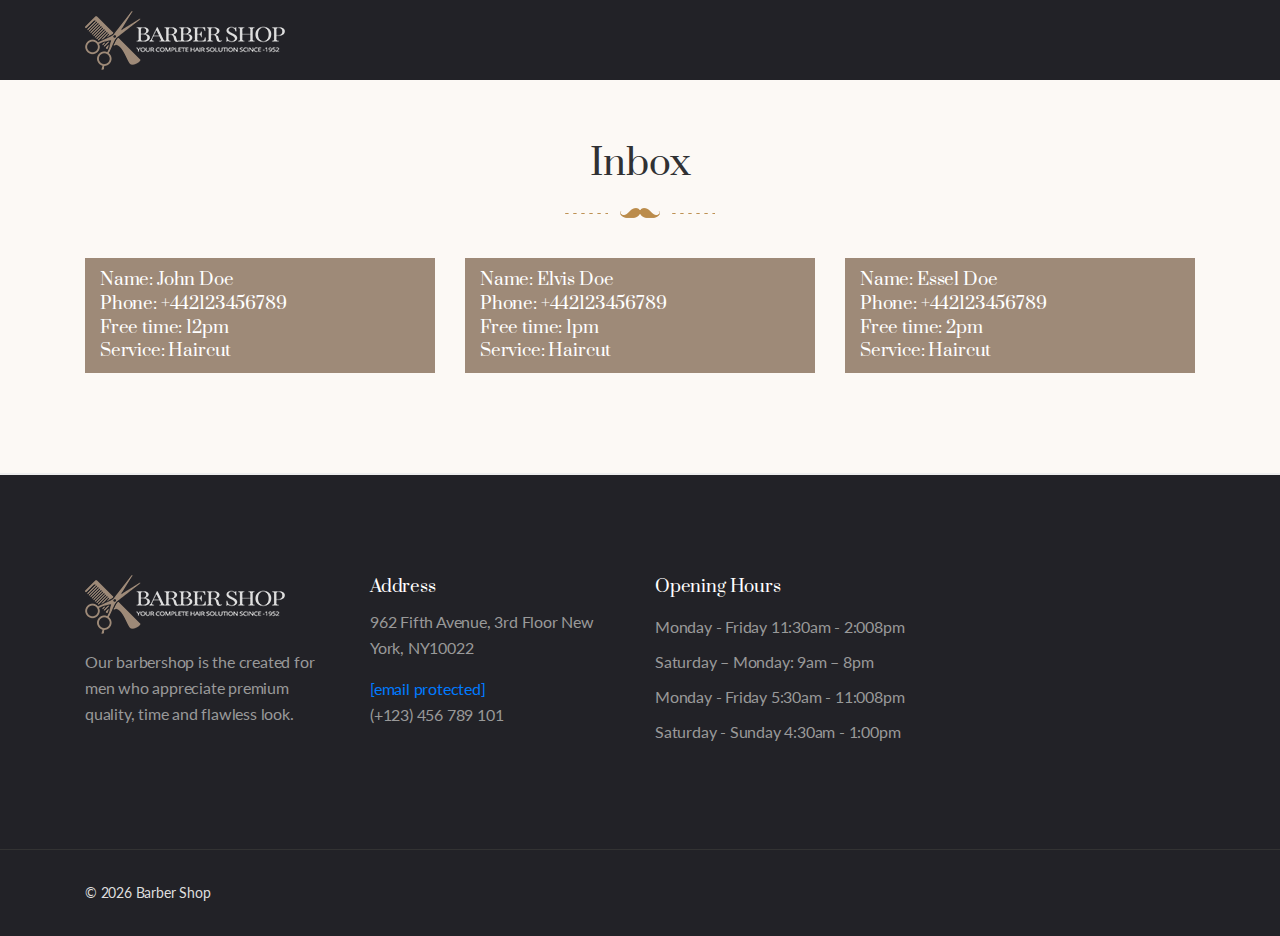
<file: admin.html>
<!doctype html>
<html class="no-js" lang="en">

<head>
    <meta charset="utf-8">
    <meta name="viewport" content="width=device-width, initial-scale=1">
    <meta name="description" content="BarberShop & Hair Salon HTML Template">
    <meta name="author" content="">
    <title>Barber Shop || BarberShop Hair Salon HTML Template</title>
    <link rel="shortcut icon" type="image/x-icon" href="img/favicon.png">

    <link rel="stylesheet" href="css/elegant-font-icons.css">

    <link rel="stylesheet" href="css/elegant-line-icons.css">

    <link rel="stylesheet" href="css/themify-icons.css">

    <link rel="stylesheet" href="css/barber-icons.css">

    <link rel="stylesheet" href="css/bootstrap.min.css">

    <link rel="stylesheet" href="css/animate.min.css">

    <link rel="stylesheet" href="css/venobox/venobox.css">

    <link rel="stylesheet" href="css/nice-select.css">

    <link rel="stylesheet" href="css/owl.carousel.css">

    <link rel="stylesheet" href="css/slicknav.min.css">

    <link rel="stylesheet" href="css/main.css">

    <link rel="stylesheet" href="css/responsive.css">

    <link rel="stylesheet" href="css/custom.css">

    <script src="js/vendor/modernizr-2.8.3-respond-1.4.2.min.js"></script>
</head>

<body>
    <!--[if lt IE 8]>
            <p class="browserupgrade">You are using an <strong>outdated</strong> browser. Please <a href="http://browsehappy.com/">upgrade your browser</a> to improve your experience.</p>
        <![endif]-->
    <div id='preloader'>
        <div class='loader'>
            <img src="img/loading.gif" width="80" alt="">
        </div>
    </div>
    <header id="header" class="header-section">
        <div class="container">
            <nav class="navbar ">
                <a href="#" class="navbar-brand"><img src="img/logo.png" alt="Barbershop"></a>
            </nav>
        </div>
    </header>
    <section class="pricing_section bg-grey bd-bottom padding">
        <div class="container">
            <div class="section_heading text-center mb-40 mt-40 wow fadeInUp" data-wow-delay="300ms">
                <h2>Inbox</h2>
                <div class="heading-line"></div>
            </div>
            <div class="row">
                <div class="col-lg-4 col-md-12 ml-auto sm-padding">
                    <div class="price_wrap">
                        <h3 class="col-md-12">
                            Name: John Doe
                            <br>
                            Phone: +442123456789
                            <br>
                            Free time: 12pm
                            <br>
                            Service: Haircut
                        </h3>
                    </div>
                </div>
                <div class="col-lg-4 col-md-12 ml-auto sm-padding">
                    <div class="price_wrap">
                        <h3 class="col-md-12">
                            Name: Elvis Doe
                            <br>
                            Phone: +442123456789
                            <br>
                            Free time: 1pm
                            <br>
                            Service: Haircut
                        </h3>
                    </div>
                </div>
                <div class="col-lg-4 col-md-12 ml-auto sm-padding">
                    <div class="price_wrap">
                        <h3 class="col-md-12">
                            Name: Essel Doe
                            <br>
                            Phone: +442123456789
                            <br>
                            Free time: 2pm
                            <br>
                            Service: Haircut
                        </h3>
                    </div>
                </div>
                
            </div>
        </div>
    </section>

    <section class="widget_section padding">
        <div class="container">
            <div class="row">
                <div class="col-lg-3 col-md-6 sm-padding">
                    <div class="footer_widget">
                        <img class="mb-15" src="img/logo.png" alt="Brand">
                        <p>Our barbershop is the created for men who appreciate premium quality, time and flawless look.
                        </p>
                    </div>
                </div>
                <div class="col-lg-3 col-md-6 sm-padding">
                    <div class="footer_widget">
                        <h3>Address</h3>
                        <p>962 Fifth Avenue, 3rd Floor New York, NY10022</p>
                        <p><a href="https://html.dynamiclayers.net/cdn-cgi/l/email-protection" class="__cf_email__"
                                data-cfemail="4008252c2c2f0024392e212d29232c21392532336e2e2534">[email&#160;protected]</a>
                            <br>(+123) 456 789 101
                        </p>
                    </div>
                </div>
                <div class="col-lg-3 col-md-6 sm-padding">
                    <div class="footer_widget">
                        <h3>Opening Hours</h3>
                        <ul class="opening_time">
                            <li>Monday - Friday 11:30am - 2:008pm</li>
                            <li>Saturday – Monday: 9am – 8pm</li>
                            <li>Monday - Friday 5:30am - 11:008pm</li>
                            <li>Saturday - Sunday 4:30am - 1:00pm</li>
                        </ul>
                    </div>
                </div>
            </div>
        </div>
    </section>
    <footer class="footer_section">
        <div class="container">
            <div class="row">
                <div class="col-md-6 xs-padding">
                    <div class="copyright">&copy;
                        <script type="text/javascript"> document.write(new Date().getFullYear())</script> Barber Shop

                    </div>
                </div>
            </div>
        </div>
    </footer>
    <a data-scroll href="#header" id="scroll-to-top"><i class="arrow_up"></i></a>

    <script src="js/vendor/jquery-1.12.4.min.js"></script>

    <script src="js/vendor/bootstrap.min.js"></script>

    <script src="js/vendor/imagesloaded.pkgd.min.js"></script>

    <script src="js/vendor/owl.carousel.min.js"></script>

    <script src="js/vendor/jquery.isotope.v3.0.2.js"></script>

    <script src="js/vendor/smooth-scroll.min.js"></script>

    <script src="js/vendor/venobox.min.js"></script>

    <script src="js/vendor/jquery.ajaxchimp.min.js"></script>

    <script src="js/vendor/jquery.slicknav.min.js"></script>

    <script src="js/vendor/jquery.nice-select.min.js"></script>

    <script src="js/vendor/jquery.mb.YTPlayer.min.js"></script>

    <script src="js/vendor/wow.min.js"></script>

    <script src="js/contact.js"></script>

    <script src="js/appointment.js"></script>

    <script src="js/main.js"></script>
</body>


</html>
</file>
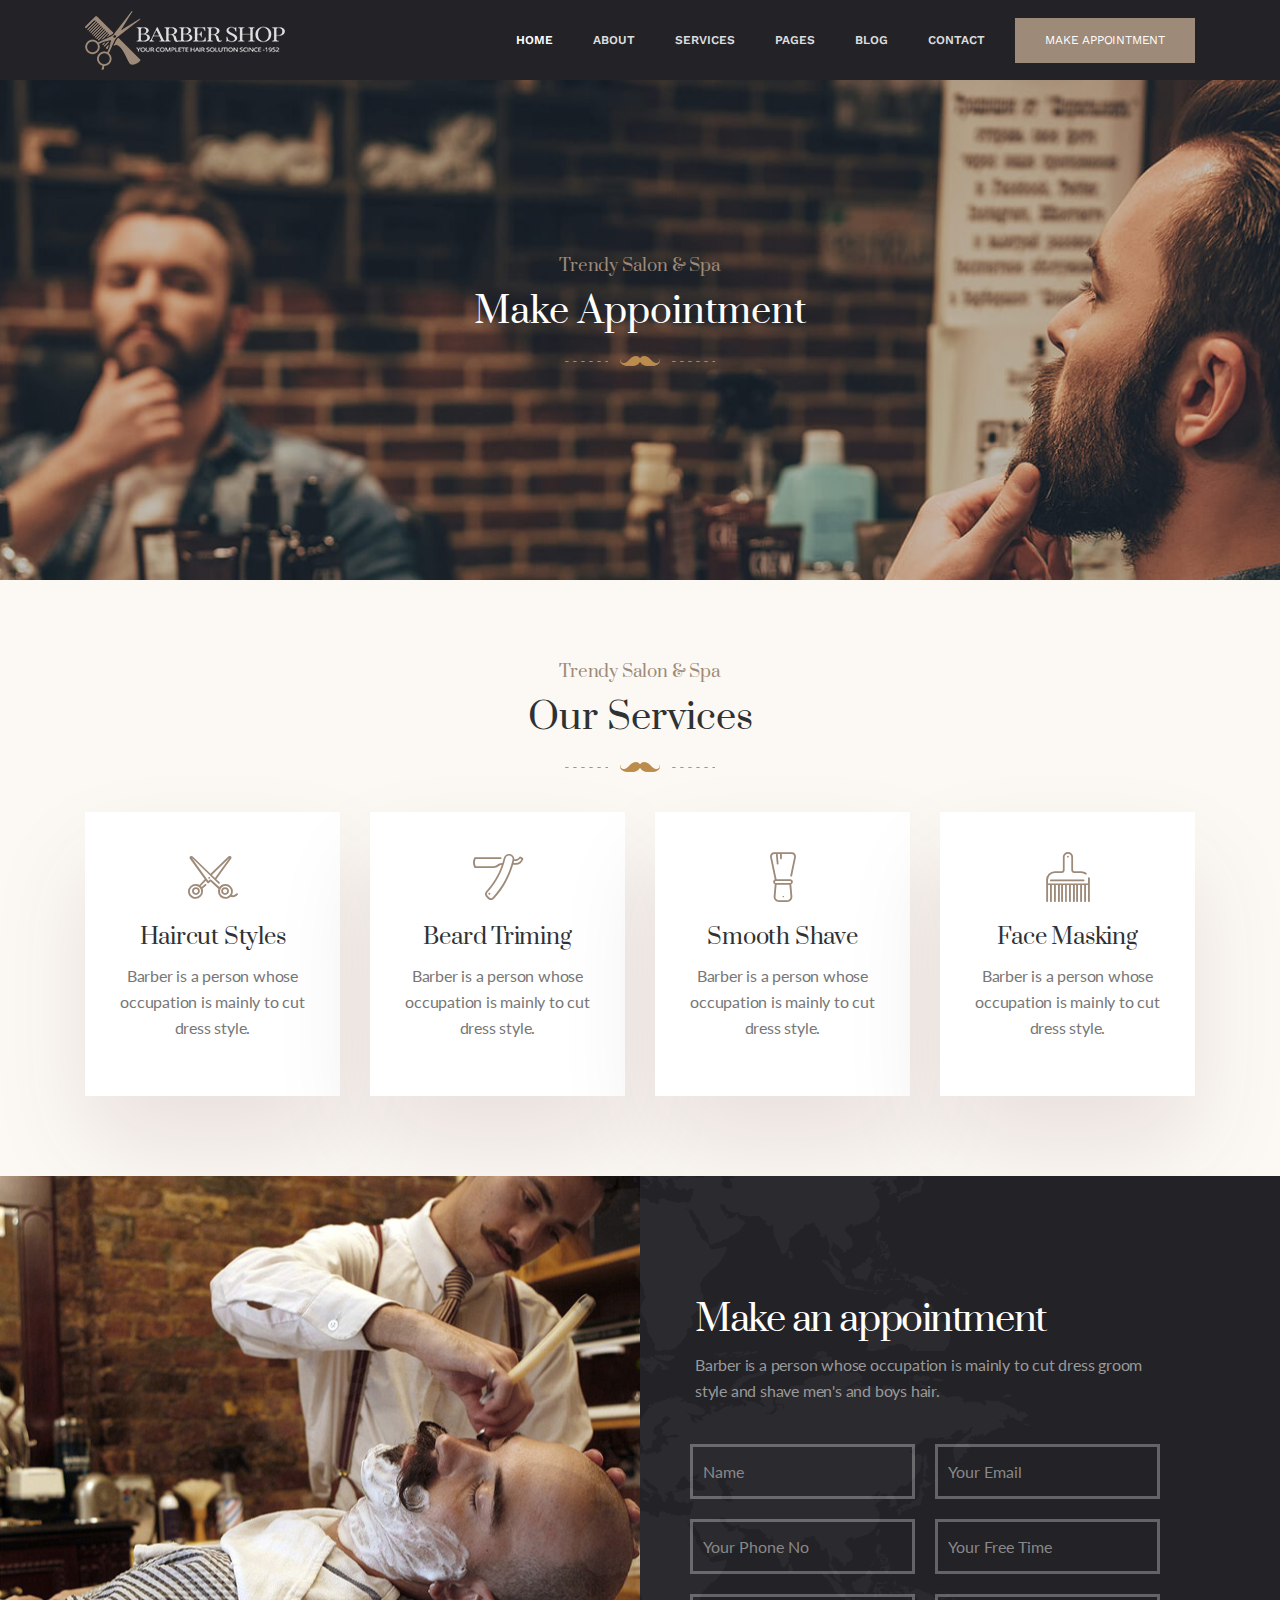
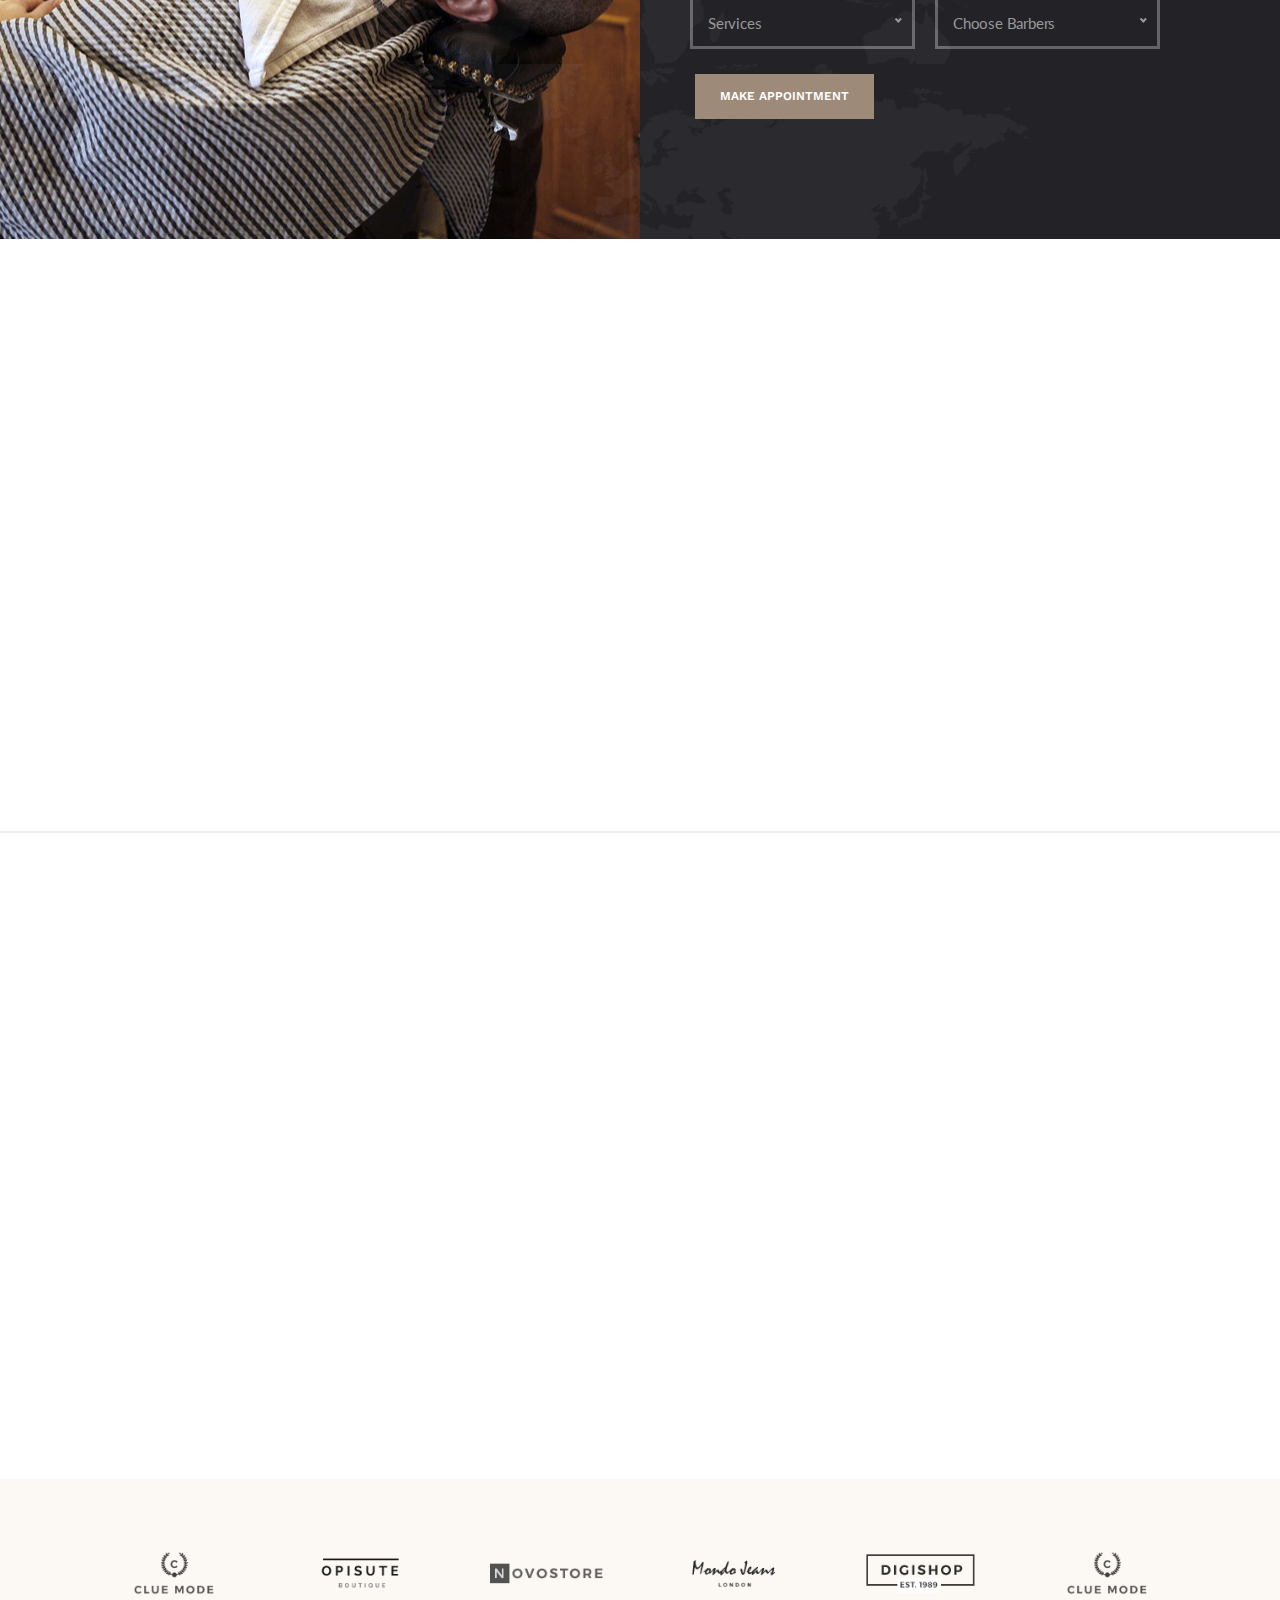
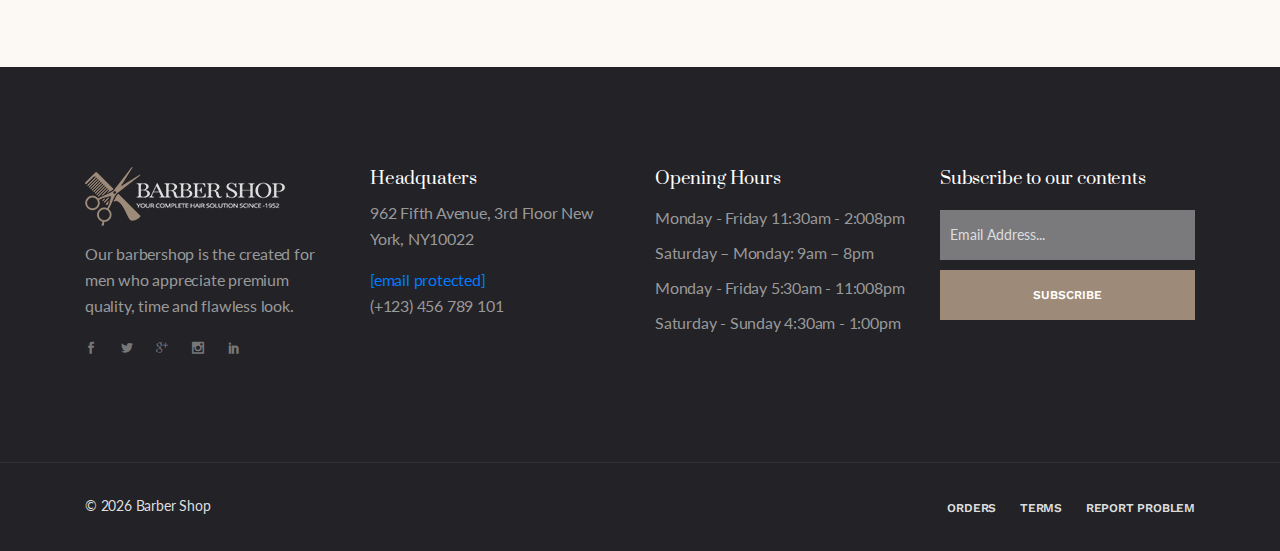
<file: appointment.html>
<!doctype html>
<html class="no-js" lang="en">
<head>
    <meta charset="utf-8">
    <meta name="viewport" content="width=device-width, initial-scale=1">
    <meta name="description" content="BarberShop & Hair Salon HTML Template">
    <meta name="author" content="DynamicLayers">
    <title>Barber Shop || BarberShop Hair Salon HTML Template</title>
    <link rel="shortcut icon" type="image/x-icon" href="img/favicon.png">

    <link rel="stylesheet" href="css/elegant-font-icons.css">

    <link rel="stylesheet" href="css/elegant-line-icons.css">

    <link rel="stylesheet" href="css/themify-icons.css">

    <link rel="stylesheet" href="css/barber-icons.css">

    <link rel="stylesheet" href="css/bootstrap.min.css">

    <link rel="stylesheet" href="css/animate.min.css">

    <link rel="stylesheet" href="css/venobox/venobox.css">

    <link rel="stylesheet" href="css/nice-select.css">

    <link rel="stylesheet" href="css/owl.carousel.css">

    <link rel="stylesheet" href="css/slicknav.min.css">

    <link rel="stylesheet" href="css/main.css">

    <link rel="stylesheet" href="css/responsive.css">
    <script src="js/vendor/modernizr-2.8.3-respond-1.4.2.min.js"></script>
</head>

<body>
    <div id='preloader'>
        <div class='loader'>
            <img src="img/loading.gif" width="80" alt="">
        </div>
    </div>
    <header id="header" class="header-section">
        <div class="container">
            <nav class="navbar ">
                <a href="#" class="navbar-brand"><img src="img/logo.png" alt="Barbershop"></a>
                <div class="d-flex menu-wrap align-items-center">
                    <div id="mainmenu" class="mainmenu">
                        <ul class="nav">
                            <li><a data-scroll class="nav-link active" href="index-2.html">Home<span
                                        class="sr-only">(current)</span></a>
                                <ul>
                                    <li><a href="index-2.html">Home Default</a></li>
                                    <li><a href="index-3.html">Home Modern</a></li>
                                    <li><a href="index-4.html">Home Classic</a></li>
                                </ul>
                            </li>
                            <li><a href="about-us.html">About</a>
                                <ul>
                                    <li><a href="about-us.html">About Us</a></li>
                                    <li><a href="about-company.html">About Company</a></li>
                                </ul>
                            </li>
                            <li><a href="services.html">Services</a>
                                <ul>
                                    <li><a href="services.html">Services 01</a></li>
                                    <li><a href="services-2.html">Services 02</a></li>
                                </ul>
                            </li>
                            <li><a href="#">Pages</a>
                                <ul>
                                    <li><a href="appointment.html">Appointment</a></li>
                                    <li><a href="gallery.html">Gallery</a></li>
                                    <li><a href="team.html">Our Team</a></li>
                                    <li><a href="pricing.html">Our Pricing</a></li>
                                    <li><a href="404.html">404 Error</a></li>
                                </ul>
                            </li>
                            <li><a href="#">Blog</a>
                                <ul>
                                    <li><a href="blog-grid.html">Blog Grid</a></li>
                                    <li><a href="blog-classic.html">Blog Classic</a></li>
                                    <li><a href="blog-single.html">Blog Single</a></li>
                                </ul>
                            </li>
                            <li><a href="contact.html">Contact</a></li>
                        </ul>
                    </div>
                    <div class="header-btn">
                        <a href="#" class="menu-btn">Make Appointment</a>
                    </div>
                </div>
            </nav>
        </div>
    </header>
    <section class="page_header d-flex align-items-center">
        <div class="container">
            <div class="section_heading text-center mb-40 wow fadeInUp" data-wow-delay="300ms">
                <h3>Trendy Salon &amp; Spa</h3>
                <h2>Make Appointment</h2>
                <div class="heading-line"></div>
            </div>
        </div>
    </section>
    <section class="service_section bg-grey padding">
        <div class="container">
            <div class="section_heading text-center mb-40 wow fadeInUp" data-wow-delay="300ms">
                <h3>Trendy Salon &amp; Spa</h3>
                <h2>Our Services</h2>
                <div class="heading-line"></div>
            </div>
            <div class="row">
                <div class="col-lg-3 col-md-6 sm-padding wow fadeInUp" data-wow-delay="200ms">
                    <div class="service_box">
                        <i class="bs bs-scissors-1"></i>
                        <h3>Haircut Styles</h3>
                        <p>Barber is a person whose occupation is mainly to cut dress style.</p>
                    </div>
                </div>
                <div class="col-lg-3 col-md-6 sm-padding wow fadeInUp" data-wow-delay="300ms">
                    <div class="service_box">
                        <i class="bs bs-razor-2"></i>
                        <h3>Beard Triming</h3>
                        <p>Barber is a person whose occupation is mainly to cut dress style.</p>
                    </div>
                </div>
                <div class="col-lg-3 col-md-6 sm-padding wow fadeInUp" data-wow-delay="400ms">
                    <div class="service_box">
                        <i class="bs bs-brush"></i>
                        <h3>Smooth Shave</h3>
                        <p>Barber is a person whose occupation is mainly to cut dress style.</p>
                    </div>
                </div>
                <div class="col-lg-3 col-md-6 sm-padding wow fadeInUp" data-wow-delay="500ms">
                    <div class="service_box">
                        <i class="bs bs-hairbrush-1"></i>
                        <h3>Face Masking</h3>
                        <p>Barber is a person whose occupation is mainly to cut dress style.</p>
                    </div>
                </div>
            </div>
        </div>
    </section>
    <section class="book_section padding">
        <div class="book_bg"></div>
        <div class="map_pattern"></div>
        <div class="container">
            <div class="row">
                <div class="col-md-6 offset-md-6">
                    <form action="https://html.dynamiclayers.net/dl/barbershop/appointment.php" method="post"
                        id="appointment_form" class="form-horizontal appointment_form">
                        <div class="book_content">
                            <h2>Make an appointment</h2>
                            <p>Barber is a person whose occupation is mainly to cut dress groom <br>style and shave
                                men's and boys hair.</p>
                        </div>
                        <div class="form-group row">
                            <div class="col-md-6 padding-10">
                                <input type="text" id="app_name" name="app_name" class="form-control" placeholder="Name"
                                    required>
                            </div>
                            <div class="col-md-6 padding-10">
                                <input type="email" id="app_email" name="app_email" class="form-control"
                                    placeholder="Your Email" required>
                            </div>
                        </div>
                        <div class="form-group row">
                            <div class="col-md-6 padding-10">
                                <input type="text" id="app_phone" name="app_phone" class="form-control"
                                    placeholder="Your Phone No" required>
                            </div>
                            <div class="col-md-6 padding-10">
                                <input type="text" id="app_free_time" name="app_free_time" class="form-control"
                                    placeholder="Your Free Time" required>
                            </div>
                        </div>
                        <div class="form-group row">
                            <div class="col-md-6 padding-10">
                                <select class="form-control" id="app_services" name="app_services">
                                    <option>Services</option>
                                    <option>Hair Styling</option>
                                    <option>Shaving</option>
                                    <option>Face Mask</option>
                                    <option>Hair Wash</option>
                                    <option>Beard Triming</option>
                                </select>
                            </div>
                            <div class="col-md-6 padding-10">
                                <select class="form-control" id="app_barbers" name="app_barbers">
                                    <option>Choose Barbers</option>
                                    <option>Michel Brown</option>
                                    <option>Jonathan Smith</option>
                                    <option>Jack Tosan</option>
                                    <option>Martin Lane</option>
                                </select>
                            </div>
                        </div>
                        <button id="app_submit" class="default_btn" type="submit">Make Appointment</button>
                        <div id="msg-status" class="alert" role="alert"></div>
                    </form>
                </div>
            </div>
        </div>
    </section>
    <section id="team" class="team_section bd-bottom padding">
        <div class="container">
            <div class="section_heading text-center mb-40 wow fadeInUp" data-wow-delay="300ms">
                <h3>Trendy Salon &amp; Spa</h3>
                <h2>Our Barbers</h2>
                <div class="heading-line"></div>
            </div>
            <ul class="team_members row">
                <li class="col-lg-3 col-md-6 sm-padding wow fadeInUp" data-wow-delay="200ms">
                    <div class="team_member">
                        <img src="img/team-1.jpg" alt="Team Member">
                        <div class="overlay">
                            <h3>Kyle Frederick</h3>
                            <p>WEB DESIGNER</p>
                        </div>
                    </div>
                </li>
                <li class="col-lg-3 col-md-6 sm-padding wow fadeInUp" data-wow-delay="300ms">
                    <div class="team_member">
                        <img src="img/team-2.jpg" alt="Team Member">
                        <div class="overlay">
                            <h3>José Carpio</h3>
                            <p>WORDPRESS DEVELOPER</p>
                        </div>
                    </div>
                </li>
                <li class="col-lg-3 col-md-6 sm-padding wow fadeInUp" data-wow-delay="400ms">
                    <div class="team_member">
                        <img src="img/team-3.jpg" alt="Team Member">
                        <div class="overlay">
                            <h3>Michel Ibáñez</h3>
                            <p>ONLINE MARKETER</p>
                        </div>
                    </div>
                </li>
                <li class="col-lg-3 col-md-6 sm-padding wow fadeInUp" data-wow-delay="500ms">
                    <div class="team_member">
                        <img src="img/team-4.jpg" alt="Team Member">
                        <div class="overlay">
                            <h3>Adam Castellon</h3>
                            <p>JAVA SPECIALIST</p>
                        </div>
                    </div>
                </li>
            </ul>
        </div>
    </section>
    <section class="cta_section padding">
        <div class="container">
            <div class="display-table">
                <div class="table-cel">
                    <div class="cta_content align-center wow fadeInUp" data-wow-delay="300ms">
                        <h2>Making You Look Good <br> Is In Our Haritage.</h2>
                        <p>Barber is a person whose occupation is mainly to cut dress groom <br>style and shave men's
                            and boys hair.</p>
                        <a href="#" class="default_btn">Make Appointment</a>
                    </div>
                </div>
            </div>
        </div>
    </section>
    <div class="sponsor_section bg-grey padding">
        <div class="container">
            <ul id="sponsor_carousel" class="sponsor_items owl-carousel">
                <li class="sponsor_item">
                    <img src="img/sponsor-1.png" alt="sponsor-image">
                </li>
                <li class="sponsor_item">
                    <img src="img/sponsor-2.png" alt="sponsor-image">
                </li>
                <li class="sponsor_item">
                    <img src="img/sponsor-3.png" alt="sponsor-image">
                </li>
                <li class="sponsor_item">
                    <img src="img/sponsor-4.png" alt="sponsor-image">
                </li>
                <li class="sponsor_item">
                    <img src="img/sponsor-5.png" alt="sponsor-image">
                </li>
                <li class="sponsor_item">
                    <img src="img/sponsor-1.png" alt="sponsor-image">
                </li>
                <li class="sponsor_item">
                    <img src="img/sponsor-2.png" alt="sponsor-image">
                </li>
                <li class="sponsor_item">
                    <img src="img/sponsor-3.png" alt="sponsor-image">
                </li>
            </ul>
        </div>
    </div>
    <section class="widget_section padding">
        <div class="container">
            <div class="row">
                <div class="col-lg-3 col-md-6 sm-padding">
                    <div class="footer_widget">
                        <img class="mb-15" src="img/logo.png" alt="Brand">
                        <p>Our barbershop is the created for men who appreciate premium quality, time and flawless look.
                        </p>
                        <ul class="widget_social">
                            <li><a href="#"><i class="social_facebook"></i></a></li>
                            <li><a href="#"><i class="social_twitter"></i></a></li>
                            <li><a href="#"><i class="social_googleplus"></i></a></li>
                            <li><a href="#"><i class="social_instagram"></i></a></li>
                            <li><a href="#"><i class="social_linkedin"></i></a></li>
                        </ul>
                    </div>
                </div>
                <div class="col-lg-3 col-md-6 sm-padding">
                    <div class="footer_widget">
                        <h3>Headquaters</h3>
                        <p>962 Fifth Avenue, 3rd Floor New York, NY10022</p>
                        <p><a href="https://html.dynamiclayers.net/cdn-cgi/l/email-protection" class="__cf_email__"
                                data-cfemail="165e737a7a7956726f78777b7f757a776f73646538787362">[email&#160;protected]</a>
                            <br>(+123) 456 789 101</p>
                    </div>
                </div>
                <div class="col-lg-3 col-md-6 sm-padding">
                    <div class="footer_widget">
                        <h3>Opening Hours</h3>
                        <ul class="opening_time">
                            <li>Monday - Friday 11:30am - 2:008pm</li>
                            <li>Saturday – Monday: 9am – 8pm</li>
                            <li>Monday - Friday 5:30am - 11:008pm</li>
                            <li>Saturday - Sunday 4:30am - 1:00pm</li>
                        </ul>
                    </div>
                </div>
                <div class="col-lg-3 col-md-12 sm-padding">
                    <div class="footer_widget">
                        <h3>Subscribe to our contents</h3>
                        <div class="subscribe_form">
                            <form action="#" class="subscribe_form">
                                <input type="email" name="email" id="subs-email" class="form_input"
                                    placeholder="Email Address...">
                                <button type="submit" class="submit">SUBSCRIBE</button>
                                <div class="clearfix"></div>
                                <div id="subscribe-result">
                                    <p class="subscription-success"></p>
                                    <p class="subscription-error"></p>
                                </div>
                            </form>
                        </div>
                    </div>
                </div>
            </div>
        </div>
    </section>
    <footer class="footer_section">
        <div class="container">
            <div class="row">
                <div class="col-md-6 xs-padding">
                    <div class="copyright">&copy;
                        <script type="text/javascript"> document.write(new Date().getFullYear())</script> Barber Shop
                        
                    </div>
                </div>
                <div class="col-md-6 xs-padding">
                    <ul class="footer_social">
                        <li><a href="#">Orders</a></li>
                        <li><a href="#">Terms</a></li>
                        <li><a href="#">Report Problem</a></li>
                    </ul>
                </div>
            </div>
        </div>
    </footer>
    <a data-scroll href="#header" id="scroll-to-top"><i class="arrow_up"></i></a>

    <script src="js/vendor/jquery-1.12.4.min.js"></script>

    <script src="js/vendor/bootstrap.min.js"></script>

    <script src="js/vendor/imagesloaded.pkgd.min.js"></script>

    <script src="js/vendor/owl.carousel.min.js"></script>

    <script src="js/vendor/jquery.isotope.v3.0.2.js"></script>

    <script src="js/vendor/smooth-scroll.min.js"></script>

    <script src="js/vendor/venobox.min.js"></script>

    <script src="js/vendor/jquery.ajaxchimp.min.js"></script>

    <script src="js/vendor/jquery.slicknav.min.js"></script>

    <script src="js/vendor/jquery.nice-select.min.js"></script>

    <script src="js/vendor/jquery.mb.YTPlayer.min.js"></script>

    <script src="js/vendor/wow.min.js"></script>

    <script src="js/contact.js"></script>

    <script src="js/appointment.js"></script>

    <script src="js/main.js"></script>
</body>


</html>
</file>
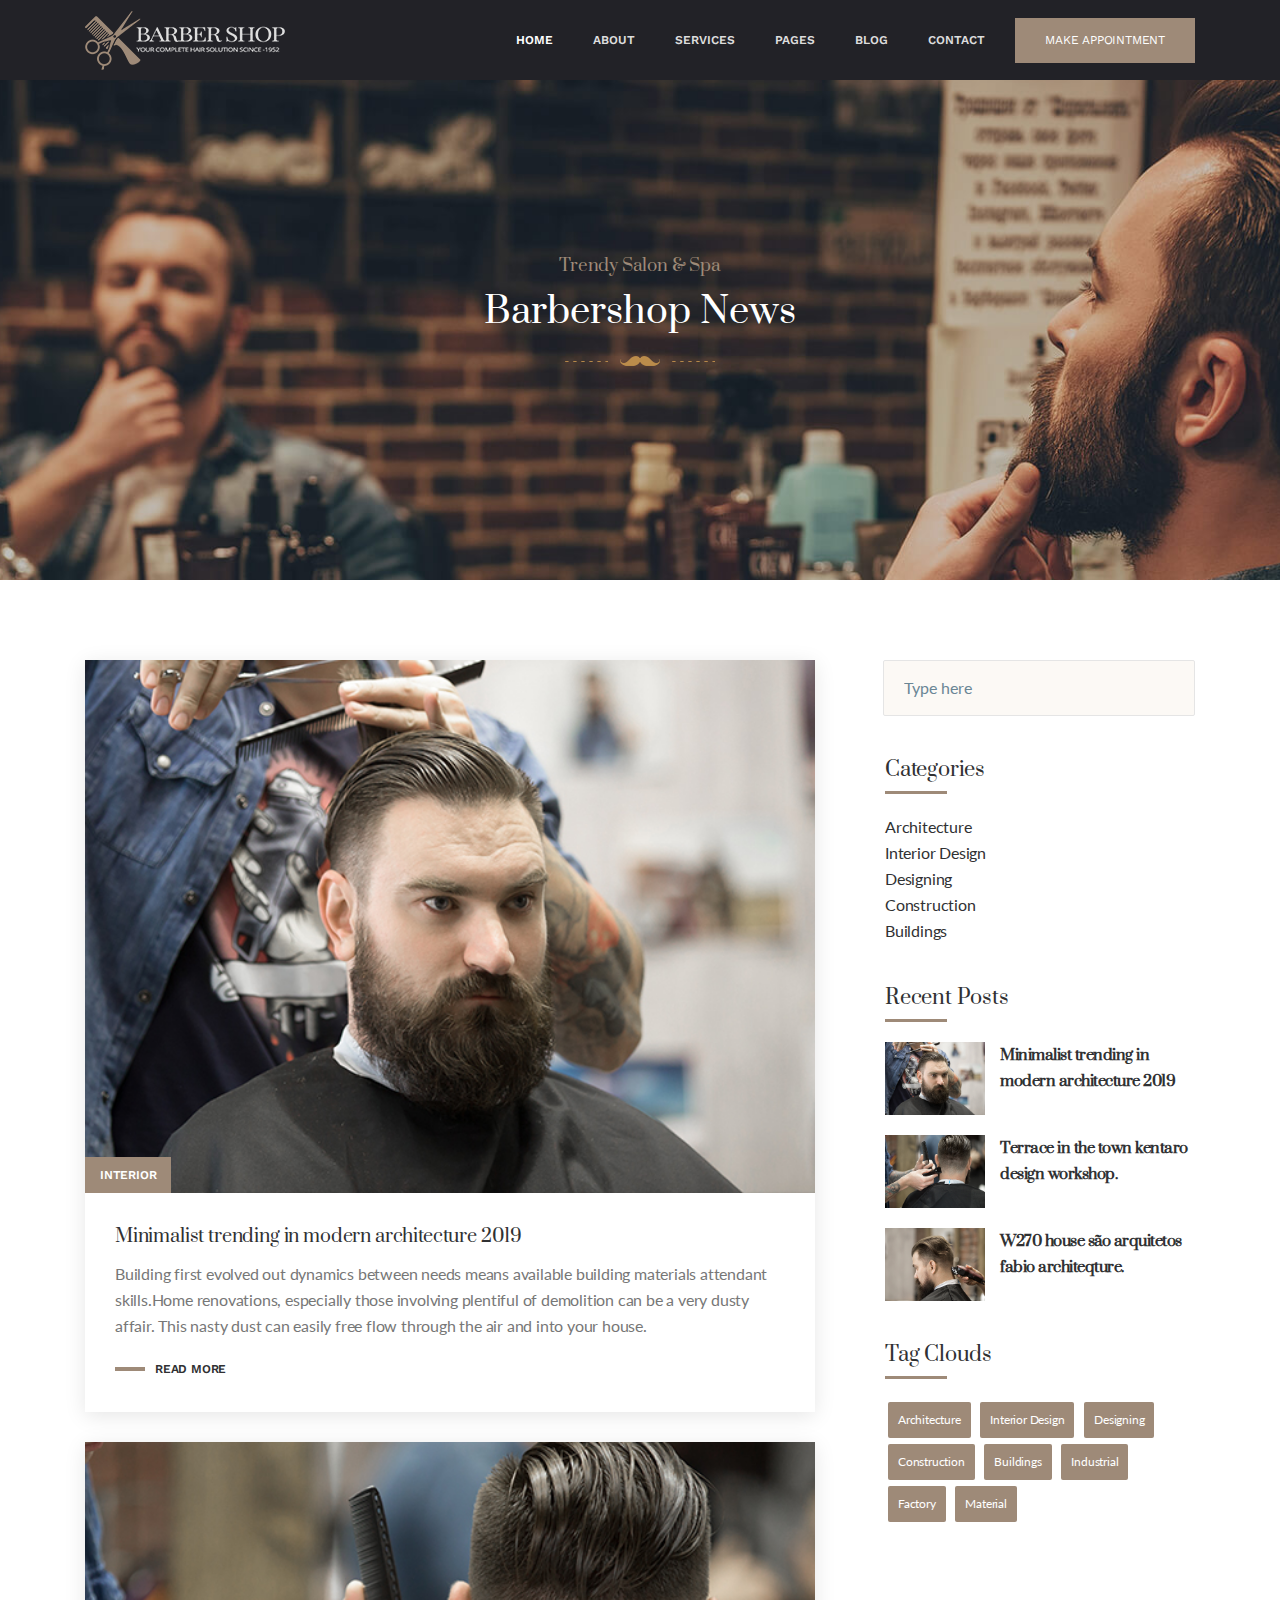
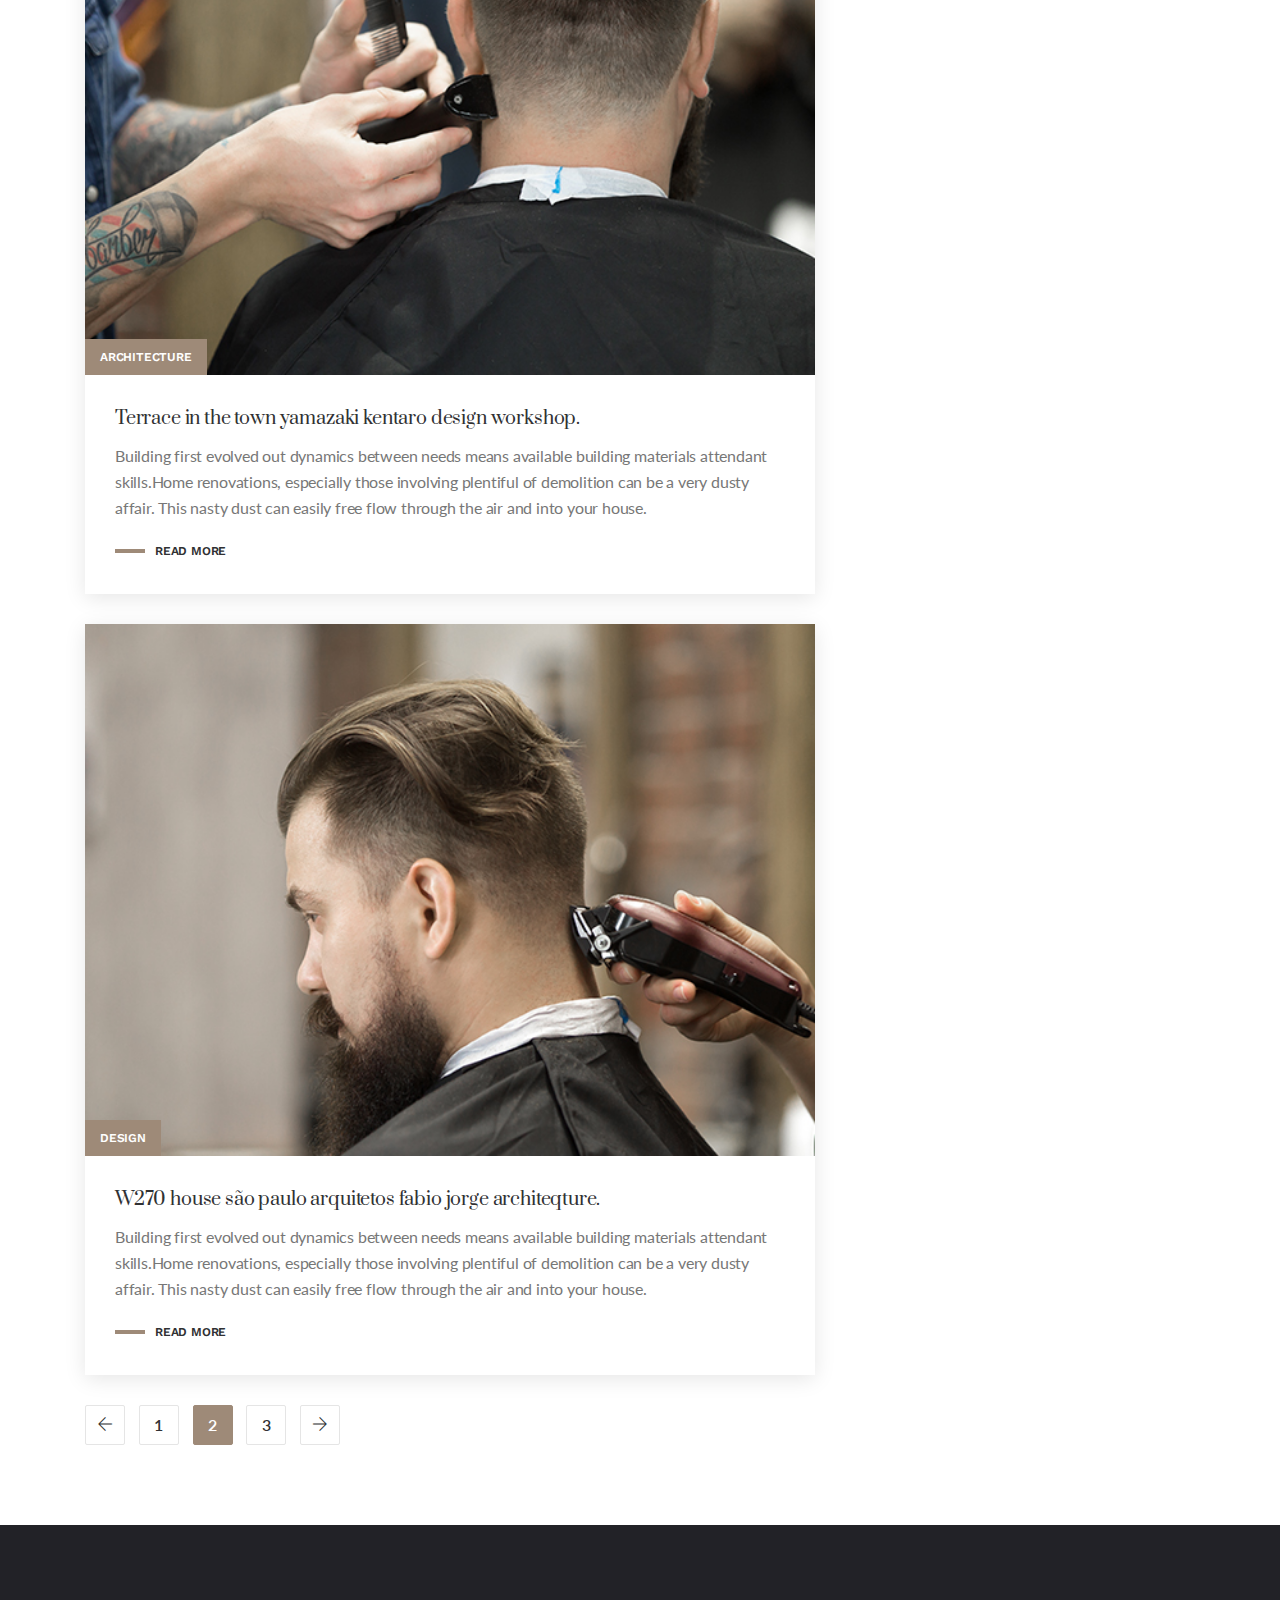
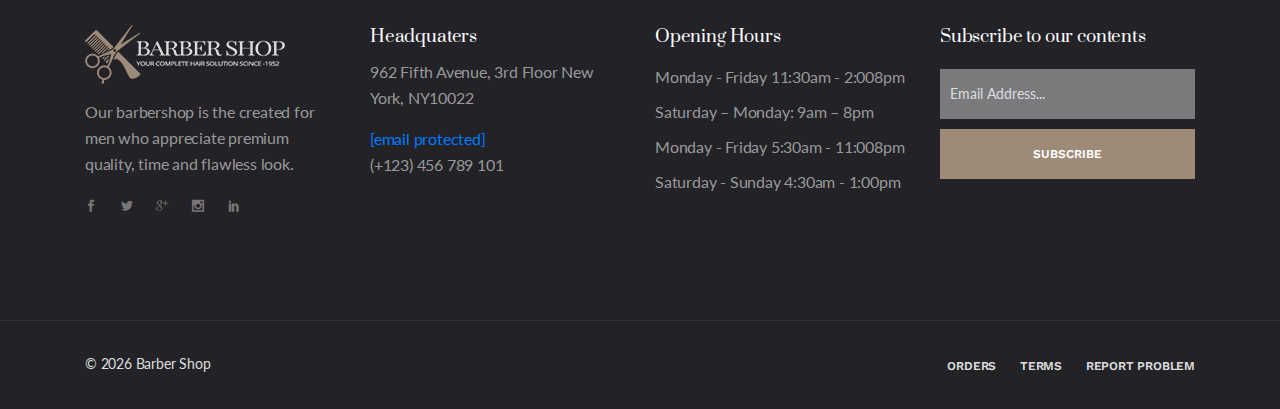
<file: blog-classic.html>
<!doctype html>
<html class="no-js" lang="en">

<head>
    <meta charset="utf-8">
    <meta name="viewport" content="width=device-width, initial-scale=1">
    <meta name="description" content="BarberShop & Hair Salon HTML Template">
    <meta name="author" content="DynamicLayers">
    <title>Barber Shop || BarberShop Hair Salon HTML Template</title>
    <link rel="shortcut icon" type="image/x-icon" href="img/favicon.png">

    <link rel="stylesheet" href="css/elegant-font-icons.css">

    <link rel="stylesheet" href="css/elegant-line-icons.css">

    <link rel="stylesheet" href="css/themify-icons.css">

    <link rel="stylesheet" href="css/barber-icons.css">

    <link rel="stylesheet" href="css/bootstrap.min.css">

    <link rel="stylesheet" href="css/animate.min.css">

    <link rel="stylesheet" href="css/venobox/venobox.css">

    <link rel="stylesheet" href="css/nice-select.css">

    <link rel="stylesheet" href="css/owl.carousel.css">

    <link rel="stylesheet" href="css/slicknav.min.css">

    <link rel="stylesheet" href="css/main.css">

    <link rel="stylesheet" href="css/responsive.css">
    <script src="js/vendor/modernizr-2.8.3-respond-1.4.2.min.js"></script>
</head>

<body>
    <!--[if lt IE 8]>
            <p class="browserupgrade">You are using an <strong>outdated</strong> browser. Please <a href="http://browsehappy.com/">upgrade your browser</a> to improve your experience.</p>
        <![endif]-->
    <div id='preloader'>
        <div class='loader'>
            <img src="img/loading.gif" width="80" alt="">
        </div>
    </div>
    <header id="header" class="header-section">
        <div class="container">
            <nav class="navbar ">
                <a href="#" class="navbar-brand"><img src="img/logo.png" alt="Barbershop"></a>
                <div class="d-flex menu-wrap align-items-center">
                    <div id="mainmenu" class="mainmenu">
                        <ul class="nav">
                            <li><a data-scroll class="nav-link active" href="index-2.html">Home<span
                                        class="sr-only">(current)</span></a>
                                <ul>
                                    <li><a href="index-2.html">Home Default</a></li>
                                    <li><a href="index-3.html">Home Modern</a></li>
                                    <li><a href="index-4.html">Home Classic</a></li>
                                </ul>
                            </li>
                            <li><a href="about-us.html">About</a>
                                <ul>
                                    <li><a href="about-us.html">About Us</a></li>
                                    <li><a href="about-company.html">About Company</a></li>
                                </ul>
                            </li>
                            <li><a href="services.html">Services</a>
                                <ul>
                                    <li><a href="services.html">Services 01</a></li>
                                    <li><a href="services-2.html">Services 02</a></li>
                                </ul>
                            </li>
                            <li><a href="#">Pages</a>
                                <ul>
                                    <li><a href="appointment.html">Appointment</a></li>
                                    <li><a href="gallery.html">Gallery</a></li>
                                    <li><a href="team.html">Our Team</a></li>
                                    <li><a href="pricing.html">Our Pricing</a></li>
                                    <li><a href="404.html">404 Error</a></li>
                                </ul>
                            </li>
                            <li><a href="#">Blog</a>
                                <ul>
                                    <li><a href="blog-grid.html">Blog Grid</a></li>
                                    <li><a href="blog-classic.html">Blog Classic</a></li>
                                    <li><a href="blog-single.html">Blog Single</a></li>
                                </ul>
                            </li>
                            <li><a href="contact.html">Contact</a></li>
                        </ul>
                    </div>
                    <div class="header-btn">
                        <a href="#" class="menu-btn">Make Appointment</a>
                    </div>
                </div>
            </nav>
        </div>
    </header>
    <section class="page_header d-flex align-items-center">
        <div class="container">
            <div class="section_heading text-center mb-40 wow fadeInUp" data-wow-delay="300ms">
                <h3>Trendy Salon &amp; Spa</h3>
                <h2>Barbershop News</h2>
                <div class="heading-line"></div>
            </div>
        </div>
    </section>
    <section class="blog-section padding">
        <div class="container">
            <div class="blog-wrap row">
                <div class="col-lg-8 sm-padding">
                    <div class="row blog-classic">
                        <div class="col-lg-12">
                            <div class="blog-item">
                                <div class="blog-thumb">
                                    <img src="img/post-1.jpg" alt="post">
                                    <span class="category"><a href="#">interior</a></span>
                                </div>
                                <div class="blog-content">
                                    <h3><a href="#">Minimalist trending in modern architecture 2019</a></h3>
                                    <p>Building first evolved out dynamics between needs means available building
                                        materials attendant skills.Home renovations, especially those involving
                                        plentiful of demolition can be a very dusty affair. This nasty dust can easily
                                        free flow through the air and into your house.</p>
                                    <a href="#" class="read-more">Read More</a>
                                </div>
                            </div>
                        </div>
                        <div class="col-lg-12">
                            <div class="blog-item">
                                <div class="blog-thumb">
                                    <img src="img/post-2.jpg" alt="post">
                                    <span class="category"><a href="#">Architecture</a></span>
                                </div>
                                <div class="blog-content">
                                    <h3><a href="#">Terrace in the town yamazaki kentaro design workshop.</a></h3>
                                    <p>Building first evolved out dynamics between needs means available building
                                        materials attendant skills.Home renovations, especially those involving
                                        plentiful of demolition can be a very dusty affair. This nasty dust can easily
                                        free flow through the air and into your house.</p>
                                    <a href="#" class="read-more">Read More</a>
                                </div>
                            </div>
                        </div>
                        <div class="col-lg-12">
                            <div class="blog-item">
                                <div class="blog-thumb">
                                    <img src="img/post-3.jpg" alt="post">
                                    <span class="category"><a href="#">Design</a></span>
                                </div>
                                <div class="blog-content">
                                    <h3><a href="#">W270 house são paulo arquitetos fabio jorge architeqture.</a></h3>
                                    <p>Building first evolved out dynamics between needs means available building
                                        materials attendant skills.Home renovations, especially those involving
                                        plentiful of demolition can be a very dusty affair. This nasty dust can easily
                                        free flow through the air and into your house.</p>
                                    <a href="#" class="read-more">Read More</a>
                                </div>
                            </div>
                        </div>
                    </div>
                    <ul class="pagination-wrap text-left mt-30">
                        <li><a href="#"><i class="ti-arrow-left"></i></a></li>
                        <li><a href="#">1</a></li>
                        <li><a href="#" class="active">2</a></li>
                        <li><a href="#">3</a></li>
                        <li><a href="#"><i class="ti-arrow-right"></i></a></li>
                    </ul>
                </div>
                <div class="col-lg-4 sm-padding">
                    <div class="sidebar-wrap">
                        <div class="widget-content">
                            <form action="#" class="search-form">
                                <input type="text" class="form-control" placeholder="Type here">
                                <button class="search-btn" type="button"><i class="fa fa-search"></i></button>
                            </form>
                        </div>
                        <div class="widget-content">
                            <h4>Categories</h4>
                            <ul class="widget-links">
                                <li><a href="#">Architecture</a></li>
                                <li><a href="#">Interior Design</a></li>
                                <li><a href="#">Designing</a></li>
                                <li><a href="#">Construction</a></li>
                                <li><a href="#">Buildings</a></li>
                            </ul>
                        </div>
                        <div class="widget-content">
                            <h4>Recent Posts</h4>
                            <ul class="thumb-post">
                                <li><img src="img/post-1.jpg" alt="post"><a href="#">Minimalist trending in modern
                                        architecture 2019</a></li>
                                <li><img src="img/post-2.jpg" alt="post"><a href="#">Terrace in the town kentaro design
                                        workshop.</a></li>
                                <li><img src="img/post-3.jpg" alt="post"><a href="#">W270 house são arquitetos fabio
                                        architeqture.</a></li>
                            </ul>
                        </div>
                        <div class="widget-content">
                            <h4>Tag Clouds</h4>
                            <ul class="tags">
                                <li><a href="#">Architecture</a></li>
                                <li><a href="#">Interior Design</a></li>
                                <li><a href="#">Designing</a></li>
                                <li><a href="#">Construction</a></li>
                                <li><a href="#">Buildings</a></li>
                                <li><a href="#">Industrial</a></li>
                                <li><a href="#">Factory</a></li>
                                <li><a href="#">Material</a></li>
                            </ul>
                        </div>
                    </div>
                </div>
            </div>
        </div>
    </section>
    <section class="widget_section padding">
        <div class="container">
            <div class="row">
                <div class="col-lg-3 col-md-6 sm-padding">
                    <div class="footer_widget">
                        <img class="mb-15" src="img/logo.png" alt="Brand">
                        <p>Our barbershop is the created for men who appreciate premium quality, time and flawless look.
                        </p>
                        <ul class="widget_social">
                            <li><a href="#"><i class="social_facebook"></i></a></li>
                            <li><a href="#"><i class="social_twitter"></i></a></li>
                            <li><a href="#"><i class="social_googleplus"></i></a></li>
                            <li><a href="#"><i class="social_instagram"></i></a></li>
                            <li><a href="#"><i class="social_linkedin"></i></a></li>
                        </ul>
                    </div>
                </div>
                <div class="col-lg-3 col-md-6 sm-padding">
                    <div class="footer_widget">
                        <h3>Headquaters</h3>
                        <p>962 Fifth Avenue, 3rd Floor New York, NY10022</p>
                        <p><a href="https://html.dynamiclayers.net/cdn-cgi/l/email-protection" class="__cf_email__"
                                data-cfemail="ce86aba2a2a18eaab7a0afa3a7ada2afb7abbcbde0a0abba">[email&#160;protected]</a>
                            <br>(+123) 456 789 101</p>
                    </div>
                </div>
                <div class="col-lg-3 col-md-6 sm-padding">
                    <div class="footer_widget">
                        <h3>Opening Hours</h3>
                        <ul class="opening_time">
                            <li>Monday - Friday 11:30am - 2:008pm</li>
                            <li>Saturday – Monday: 9am – 8pm</li>
                            <li>Monday - Friday 5:30am - 11:008pm</li>
                            <li>Saturday - Sunday 4:30am - 1:00pm</li>
                        </ul>
                    </div>
                </div>
                <div class="col-lg-3 col-md-12 sm-padding">
                    <div class="footer_widget">
                        <h3>Subscribe to our contents</h3>
                        <div class="subscribe_form">
                            <form action="#" class="subscribe_form">
                                <input type="email" name="email" id="subs-email" class="form_input"
                                    placeholder="Email Address...">
                                <button type="submit" class="submit">SUBSCRIBE</button>
                                <div class="clearfix"></div>
                                <div id="subscribe-result">
                                    <p class="subscription-success"></p>
                                    <p class="subscription-error"></p>
                                </div>
                            </form>
                        </div>
                    </div>
                </div>
            </div>
        </div>
    </section>
    <footer class="footer_section">
        <div class="container">
            <div class="row">
                <div class="col-md-6 xs-padding">
                    <div class="copyright">&copy;
                        <script type="text/javascript"> document.write(new Date().getFullYear())</script> Barber Shop
                        
                    </div>
                </div>
                <div class="col-md-6 xs-padding">
                    <ul class="footer_social">
                        <li><a href="#">Orders</a></li>
                        <li><a href="#">Terms</a></li>
                        <li><a href="#">Report Problem</a></li>
                    </ul>
                </div>
            </div>
        </div>
    </footer>
    <a data-scroll href="#header" id="scroll-to-top"><i class="arrow_up"></i></a>

    <script src="js/vendor/jquery-1.12.4.min.js"></script>

    <script src="js/vendor/bootstrap.min.js"></script>

    <script src="js/vendor/imagesloaded.pkgd.min.js"></script>

    <script src="js/vendor/owl.carousel.min.js"></script>

    <script src="js/vendor/jquery.isotope.v3.0.2.js"></script>

    <script src="js/vendor/smooth-scroll.min.js"></script>

    <script src="js/vendor/venobox.min.js"></script>

    <script src="js/vendor/jquery.ajaxchimp.min.js"></script>

    <script src="js/vendor/jquery.slicknav.min.js"></script>

    <script src="js/vendor/jquery.nice-select.min.js"></script>

    <script src="js/vendor/jquery.mb.YTPlayer.min.js"></script>

    <script src="js/vendor/wow.min.js"></script>

    <script src="js/contact.js"></script>

    <script src="js/appointment.js"></script>

    <script src="js/main.js"></script>
</body>


</html>
</file>
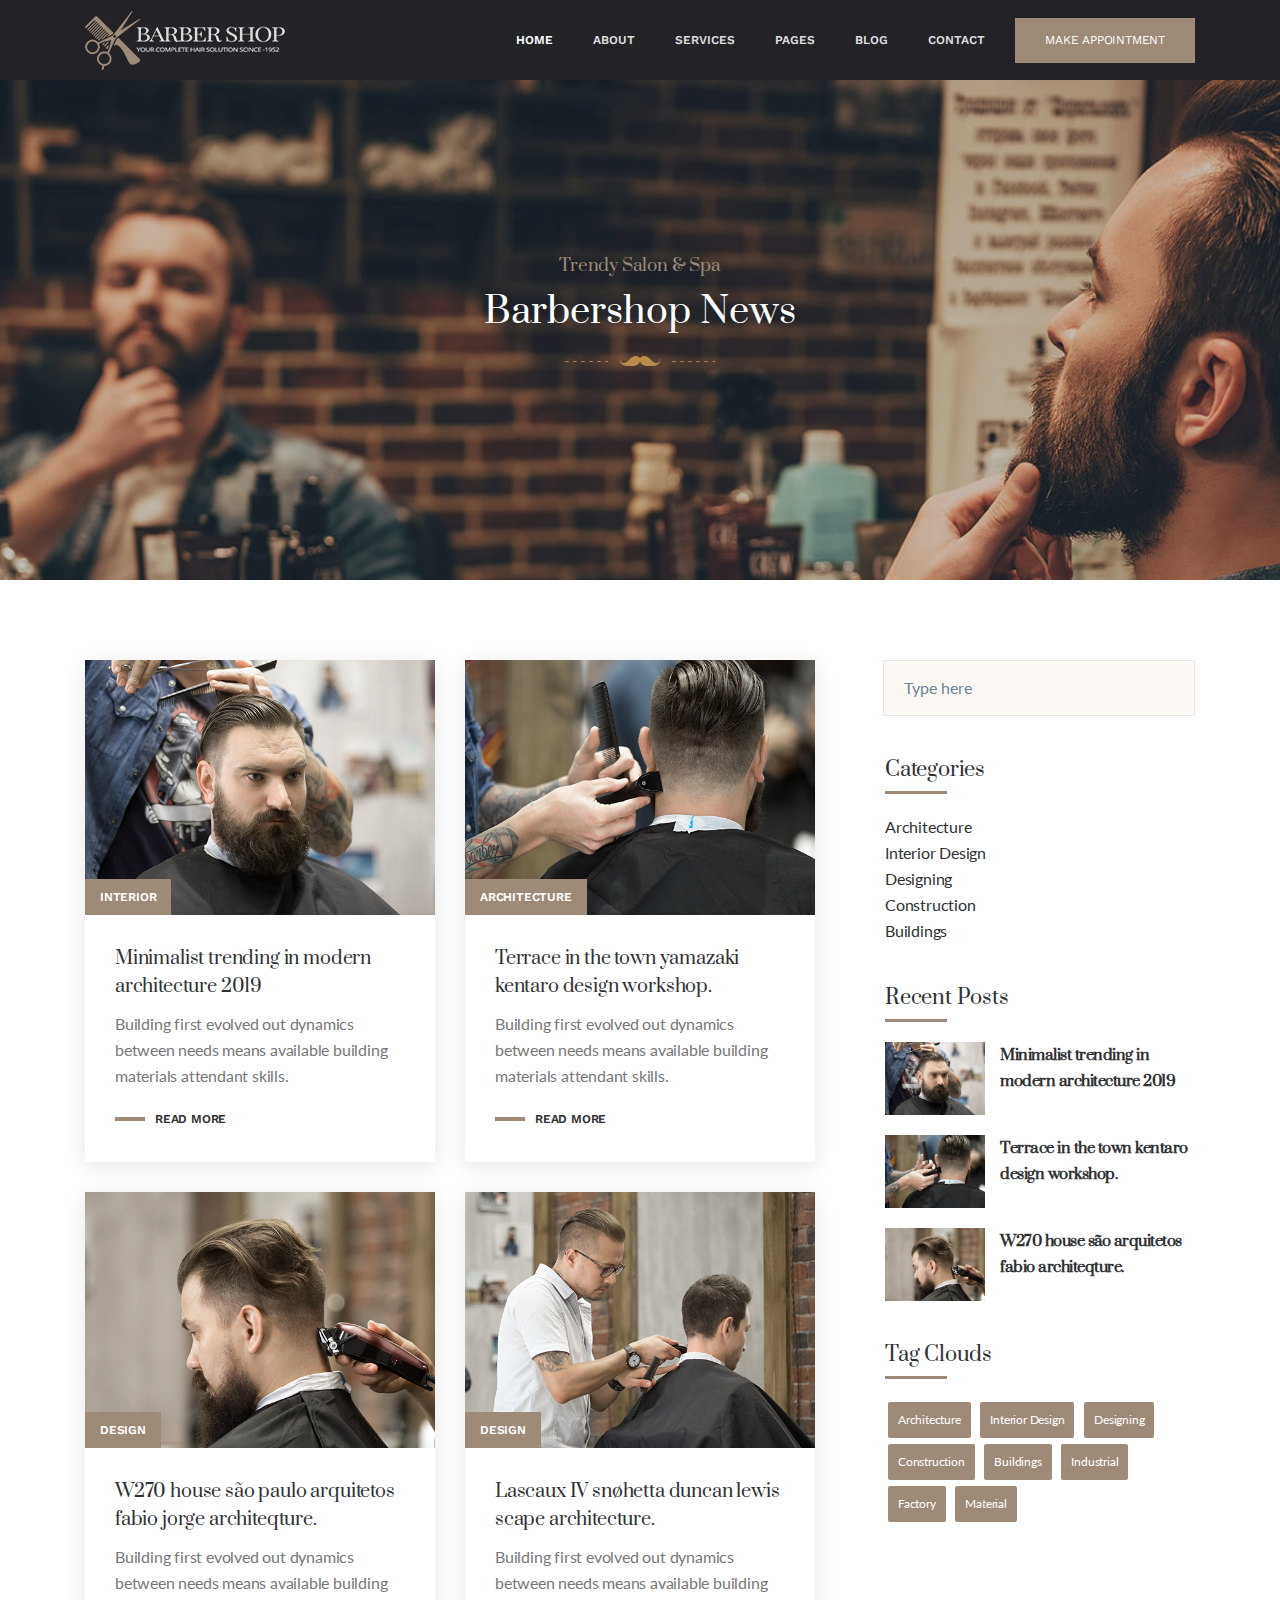
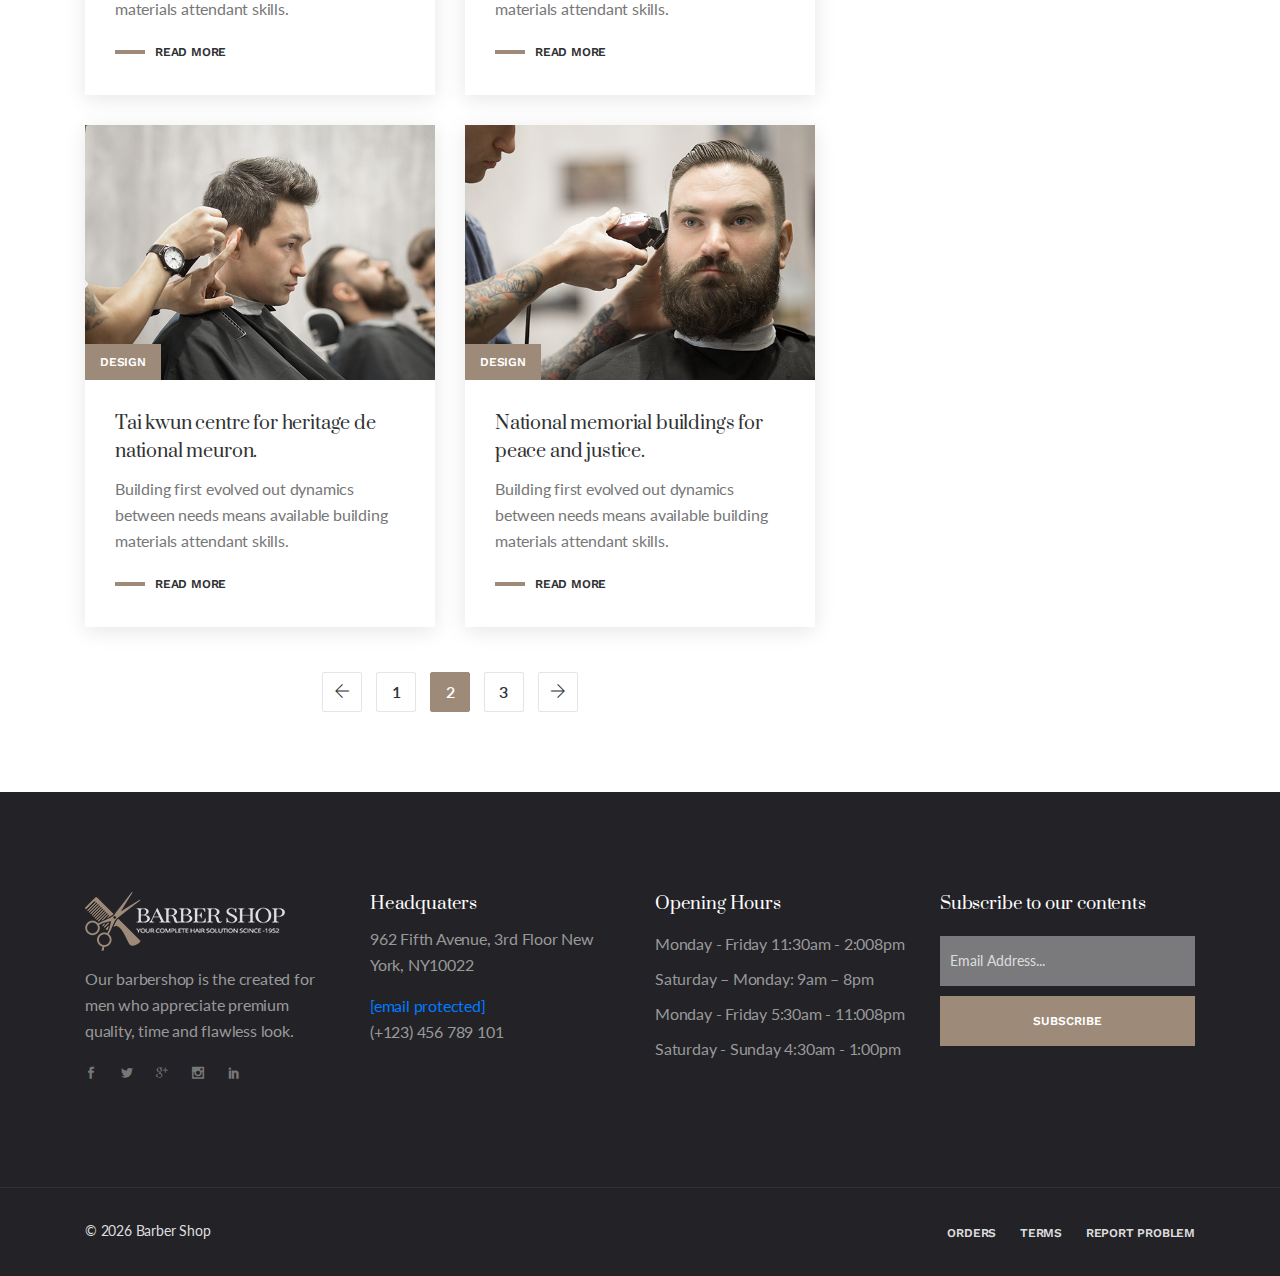
<file: blog-grid.html>
<!doctype html>
<html class="no-js" lang="en">

<head>
    <meta charset="utf-8">
    <meta name="viewport" content="width=device-width, initial-scale=1">
    <meta name="description" content="BarberShop & Hair Salon HTML Template">
    <meta name="author" content="DynamicLayers">
    <title>Barber Shop || BarberShop Hair Salon HTML Template</title>
    <link rel="shortcut icon" type="image/x-icon" href="img/favicon.png">

    <link rel="stylesheet" href="css/elegant-font-icons.css">

    <link rel="stylesheet" href="css/elegant-line-icons.css">

    <link rel="stylesheet" href="css/themify-icons.css">

    <link rel="stylesheet" href="css/barber-icons.css">

    <link rel="stylesheet" href="css/bootstrap.min.css">

    <link rel="stylesheet" href="css/animate.min.css">

    <link rel="stylesheet" href="css/venobox/venobox.css">

    <link rel="stylesheet" href="css/nice-select.css">

    <link rel="stylesheet" href="css/owl.carousel.css">

    <link rel="stylesheet" href="css/slicknav.min.css">

    <link rel="stylesheet" href="css/main.css">

    <link rel="stylesheet" href="css/responsive.css">
    <script src="js/vendor/modernizr-2.8.3-respond-1.4.2.min.js"></script>
</head>

<body>
    <!--[if lt IE 8]>
            <p class="browserupgrade">You are using an <strong>outdated</strong> browser. Please <a href="http://browsehappy.com/">upgrade your browser</a> to improve your experience.</p>
        <![endif]-->
    <div id='preloader'>
        <div class='loader'>
            <img src="img/loading.gif" width="80" alt="">
        </div>
    </div>
    <header id="header" class="header-section">
        <div class="container">
            <nav class="navbar ">
                <a href="#" class="navbar-brand"><img src="img/logo.png" alt="Barbershop"></a>
                <div class="d-flex menu-wrap align-items-center">
                    <div id="mainmenu" class="mainmenu">
                        <ul class="nav">
                            <li><a data-scroll class="nav-link active" href="index-2.html">Home<span
                                        class="sr-only">(current)</span></a>
                                <ul>
                                    <li><a href="index-2.html">Home Default</a></li>
                                    <li><a href="index-3.html">Home Modern</a></li>
                                    <li><a href="index-4.html">Home Classic</a></li>
                                </ul>
                            </li>
                            <li><a href="about-us.html">About</a>
                                <ul>
                                    <li><a href="about-us.html">About Us</a></li>
                                    <li><a href="about-company.html">About Company</a></li>
                                </ul>
                            </li>
                            <li><a href="services.html">Services</a>
                                <ul>
                                    <li><a href="services.html">Services 01</a></li>
                                    <li><a href="services-2.html">Services 02</a></li>
                                </ul>
                            </li>
                            <li><a href="#">Pages</a>
                                <ul>
                                    <li><a href="appointment.html">Appointment</a></li>
                                    <li><a href="gallery.html">Gallery</a></li>
                                    <li><a href="team.html">Our Team</a></li>
                                    <li><a href="pricing.html">Our Pricing</a></li>
                                    <li><a href="404.html">404 Error</a></li>
                                </ul>
                            </li>
                            <li><a href="#">Blog</a>
                                <ul>
                                    <li><a href="blog-grid.html">Blog Grid</a></li>
                                    <li><a href="blog-classic.html">Blog Classic</a></li>
                                    <li><a href="blog-single.html">Blog Single</a></li>
                                </ul>
                            </li>
                            <li><a href="contact.html">Contact</a></li>
                        </ul>
                    </div>
                    <div class="header-btn">
                        <a href="#" class="menu-btn">Make Appointment</a>
                    </div>
                </div>
            </nav>
        </div>
    </header>
    <section class="page_header d-flex align-items-center">
        <div class="container">
            <div class="section_heading text-center mb-40 wow fadeInUp" data-wow-delay="300ms">
                <h3>Trendy Salon &amp; Spa</h3>
                <h2>Barbershop News</h2>
                <div class="heading-line"></div>
            </div>
        </div>
    </section>
    <section class="blog-section padding">
        <div class="container">
            <div class="blog-wrap row">
                <div class="col-lg-8 sm-padding">
                    <div class="row blog-grid">
                        <div class="col-sm-6 padding-15">
                            <div class="blog-item">
                                <div class="blog-thumb">
                                    <img src="img/post-1.jpg" alt="post">
                                    <span class="category"><a href="#">interior</a></span>
                                </div>
                                <div class="blog-content">
                                    <h3><a href="#">Minimalist trending in modern architecture 2019</a></h3>
                                    <p>Building first evolved out dynamics between needs means available building
                                        materials attendant skills.</p>
                                    <a href="#" class="read-more">Read More</a>
                                </div>
                            </div>
                        </div>
                        <div class="col-sm-6 padding-15">
                            <div class="blog-item">
                                <div class="blog-thumb">
                                    <img src="img/post-2.jpg" alt="post">
                                    <span class="category"><a href="#">Architecture</a></span>
                                </div>
                                <div class="blog-content">
                                    <h3><a href="#">Terrace in the town yamazaki kentaro design workshop.</a></h3>
                                    <p>Building first evolved out dynamics between needs means available building
                                        materials attendant skills.</p>
                                    <a href="#" class="read-more">Read More</a>
                                </div>
                            </div>
                        </div>
                        <div class="col-sm-6 padding-15">
                            <div class="blog-item">
                                <div class="blog-thumb">
                                    <img src="img/post-3.jpg" alt="post">
                                    <span class="category"><a href="#">Design</a></span>
                                </div>
                                <div class="blog-content">
                                    <h3><a href="#">W270 house são paulo arquitetos fabio jorge architeqture.</a></h3>
                                    <p>Building first evolved out dynamics between needs means available building
                                        materials attendant skills.</p>
                                    <a href="#" class="read-more">Read More</a>
                                </div>
                            </div>
                        </div>
                        <div class="col-sm-6 padding-15">
                            <div class="blog-item">
                                <div class="blog-thumb">
                                    <img src="img/post-4.jpg" alt="post">
                                    <span class="category"><a href="#">Design</a></span>
                                </div>
                                <div class="blog-content">
                                    <h3><a href="#">Lascaux IV snøhetta duncan lewis scape architecture.</a></h3>
                                    <p>Building first evolved out dynamics between needs means available building
                                        materials attendant skills.</p>
                                    <a href="#" class="read-more">Read More</a>
                                </div>
                            </div>
                        </div>
                        <div class="col-sm-6 padding-15">
                            <div class="blog-item">
                                <div class="blog-thumb">
                                    <img src="img/post-5.jpg" alt="post">
                                    <span class="category"><a href="#">Design</a></span>
                                </div>
                                <div class="blog-content">
                                    <h3><a href="#">Tai kwun centre for heritage de national meuron.</a></h3>
                                    <p>Building first evolved out dynamics between needs means available building
                                        materials attendant skills.</p>
                                    <a href="#" class="read-more">Read More</a>
                                </div>
                            </div>
                        </div>
                        <div class="col-sm-6 padding-15">
                            <div class="blog-item">
                                <div class="blog-thumb">
                                    <img src="img/post-6.jpg" alt="post">
                                    <span class="category"><a href="#">Design</a></span>
                                </div>
                                <div class="blog-content">
                                    <h3><a href="#">National memorial buildings for peace and justice.</a></h3>
                                    <p>Building first evolved out dynamics between needs means available building
                                        materials attendant skills.</p>
                                    <a href="#" class="read-more">Read More</a>
                                </div>
                            </div>
                        </div>
                    </div>
                    <ul class="pagination-wrap text-center mt-30">
                        <li><a href="#"><i class="ti-arrow-left"></i></a></li>
                        <li><a href="#">1</a></li>
                        <li><a href="#" class="active">2</a></li>
                        <li><a href="#">3</a></li>
                        <li><a href="#"><i class="ti-arrow-right"></i></a></li>
                    </ul>
                </div>
                <div class="col-lg-4 sm-padding">
                    <div class="sidebar-wrap">
                        <div class="widget-content">
                            <form action="#" class="search-form">
                                <input type="text" class="form-control" placeholder="Type here">
                                <button class="search-btn" type="button"><i class="fa fa-search"></i></button>
                            </form>
                        </div>
                        <div class="widget-content">
                            <h4>Categories</h4>
                            <ul class="widget-links">
                                <li><a href="#">Architecture</a></li>
                                <li><a href="#">Interior Design</a></li>
                                <li><a href="#">Designing</a></li>
                                <li><a href="#">Construction</a></li>
                                <li><a href="#">Buildings</a></li>
                            </ul>
                        </div>
                        <div class="widget-content">
                            <h4>Recent Posts</h4>
                            <ul class="thumb-post">
                                <li><img src="img/post-1.jpg" alt="post"><a href="#">Minimalist trending in modern
                                        architecture 2019</a></li>
                                <li><img src="img/post-2.jpg" alt="post"><a href="#">Terrace in the town kentaro design
                                        workshop.</a></li>
                                <li><img src="img/post-3.jpg" alt="post"><a href="#">W270 house são arquitetos fabio
                                        architeqture.</a></li>
                            </ul>
                        </div>
                        <div class="widget-content">
                            <h4>Tag Clouds</h4>
                            <ul class="tags">
                                <li><a href="#">Architecture</a></li>
                                <li><a href="#">Interior Design</a></li>
                                <li><a href="#">Designing</a></li>
                                <li><a href="#">Construction</a></li>
                                <li><a href="#">Buildings</a></li>
                                <li><a href="#">Industrial</a></li>
                                <li><a href="#">Factory</a></li>
                                <li><a href="#">Material</a></li>
                            </ul>
                        </div>
                    </div>
                </div>
            </div>
        </div>
    </section>
    <section class="widget_section padding">
        <div class="container">
            <div class="row">
                <div class="col-lg-3 col-md-6 sm-padding">
                    <div class="footer_widget">
                        <img class="mb-15" src="img/logo.png" alt="Brand">
                        <p>Our barbershop is the created for men who appreciate premium quality, time and flawless look.
                        </p>
                        <ul class="widget_social">
                            <li><a href="#"><i class="social_facebook"></i></a></li>
                            <li><a href="#"><i class="social_twitter"></i></a></li>
                            <li><a href="#"><i class="social_googleplus"></i></a></li>
                            <li><a href="#"><i class="social_instagram"></i></a></li>
                            <li><a href="#"><i class="social_linkedin"></i></a></li>
                        </ul>
                    </div>
                </div>
                <div class="col-lg-3 col-md-6 sm-padding">
                    <div class="footer_widget">
                        <h3>Headquaters</h3>
                        <p>962 Fifth Avenue, 3rd Floor New York, NY10022</p>
                        <p><a href="https://html.dynamiclayers.net/cdn-cgi/l/email-protection" class="__cf_email__"
                                data-cfemail="2a624f4646456a4e53444b474349464b534f585904444f5e">[email&#160;protected]</a>
                            <br>(+123) 456 789 101</p>
                    </div>
                </div>
                <div class="col-lg-3 col-md-6 sm-padding">
                    <div class="footer_widget">
                        <h3>Opening Hours</h3>
                        <ul class="opening_time">
                            <li>Monday - Friday 11:30am - 2:008pm</li>
                            <li>Saturday – Monday: 9am – 8pm</li>
                            <li>Monday - Friday 5:30am - 11:008pm</li>
                            <li>Saturday - Sunday 4:30am - 1:00pm</li>
                        </ul>
                    </div>
                </div>
                <div class="col-lg-3 col-md-12 sm-padding">
                    <div class="footer_widget">
                        <h3>Subscribe to our contents</h3>
                        <div class="subscribe_form">
                            <form action="#" class="subscribe_form">
                                <input type="email" name="email" id="subs-email" class="form_input"
                                    placeholder="Email Address...">
                                <button type="submit" class="submit">SUBSCRIBE</button>
                                <div class="clearfix"></div>
                                <div id="subscribe-result">
                                    <p class="subscription-success"></p>
                                    <p class="subscription-error"></p>
                                </div>
                            </form>
                        </div>
                    </div>
                </div>
            </div>
        </div>
    </section>
    <footer class="footer_section">
        <div class="container">
            <div class="row">
                <div class="col-md-6 xs-padding">
                    <div class="copyright">&copy;
                        <script type="text/javascript"> document.write(new Date().getFullYear())</script> Barber Shop
                        
                    </div>
                </div>
                <div class="col-md-6 xs-padding">
                    <ul class="footer_social">
                        <li><a href="#">Orders</a></li>
                        <li><a href="#">Terms</a></li>
                        <li><a href="#">Report Problem</a></li>
                    </ul>
                </div>
            </div>
        </div>
    </footer>
    <a data-scroll href="#header" id="scroll-to-top"><i class="arrow_up"></i></a>

    <script src="js/vendor/jquery-1.12.4.min.js"></script>

    <script src="js/vendor/bootstrap.min.js"></script>

    <script src="js/vendor/imagesloaded.pkgd.min.js"></script>

    <script src="js/vendor/owl.carousel.min.js"></script>

    <script src="js/vendor/jquery.isotope.v3.0.2.js"></script>

    <script src="js/vendor/smooth-scroll.min.js"></script>

    <script src="js/vendor/venobox.min.js"></script>

    <script src="js/vendor/jquery.ajaxchimp.min.js"></script>

    <script src="js/vendor/jquery.slicknav.min.js"></script>

    <script src="js/vendor/jquery.nice-select.min.js"></script>

    <script src="js/vendor/jquery.mb.YTPlayer.min.js"></script>

    <script src="js/vendor/wow.min.js"></script>

    <script src="js/contact.js"></script>

    <script src="js/appointment.js"></script>

    <script src="js/main.js"></script>
</body>


</html>
</file>
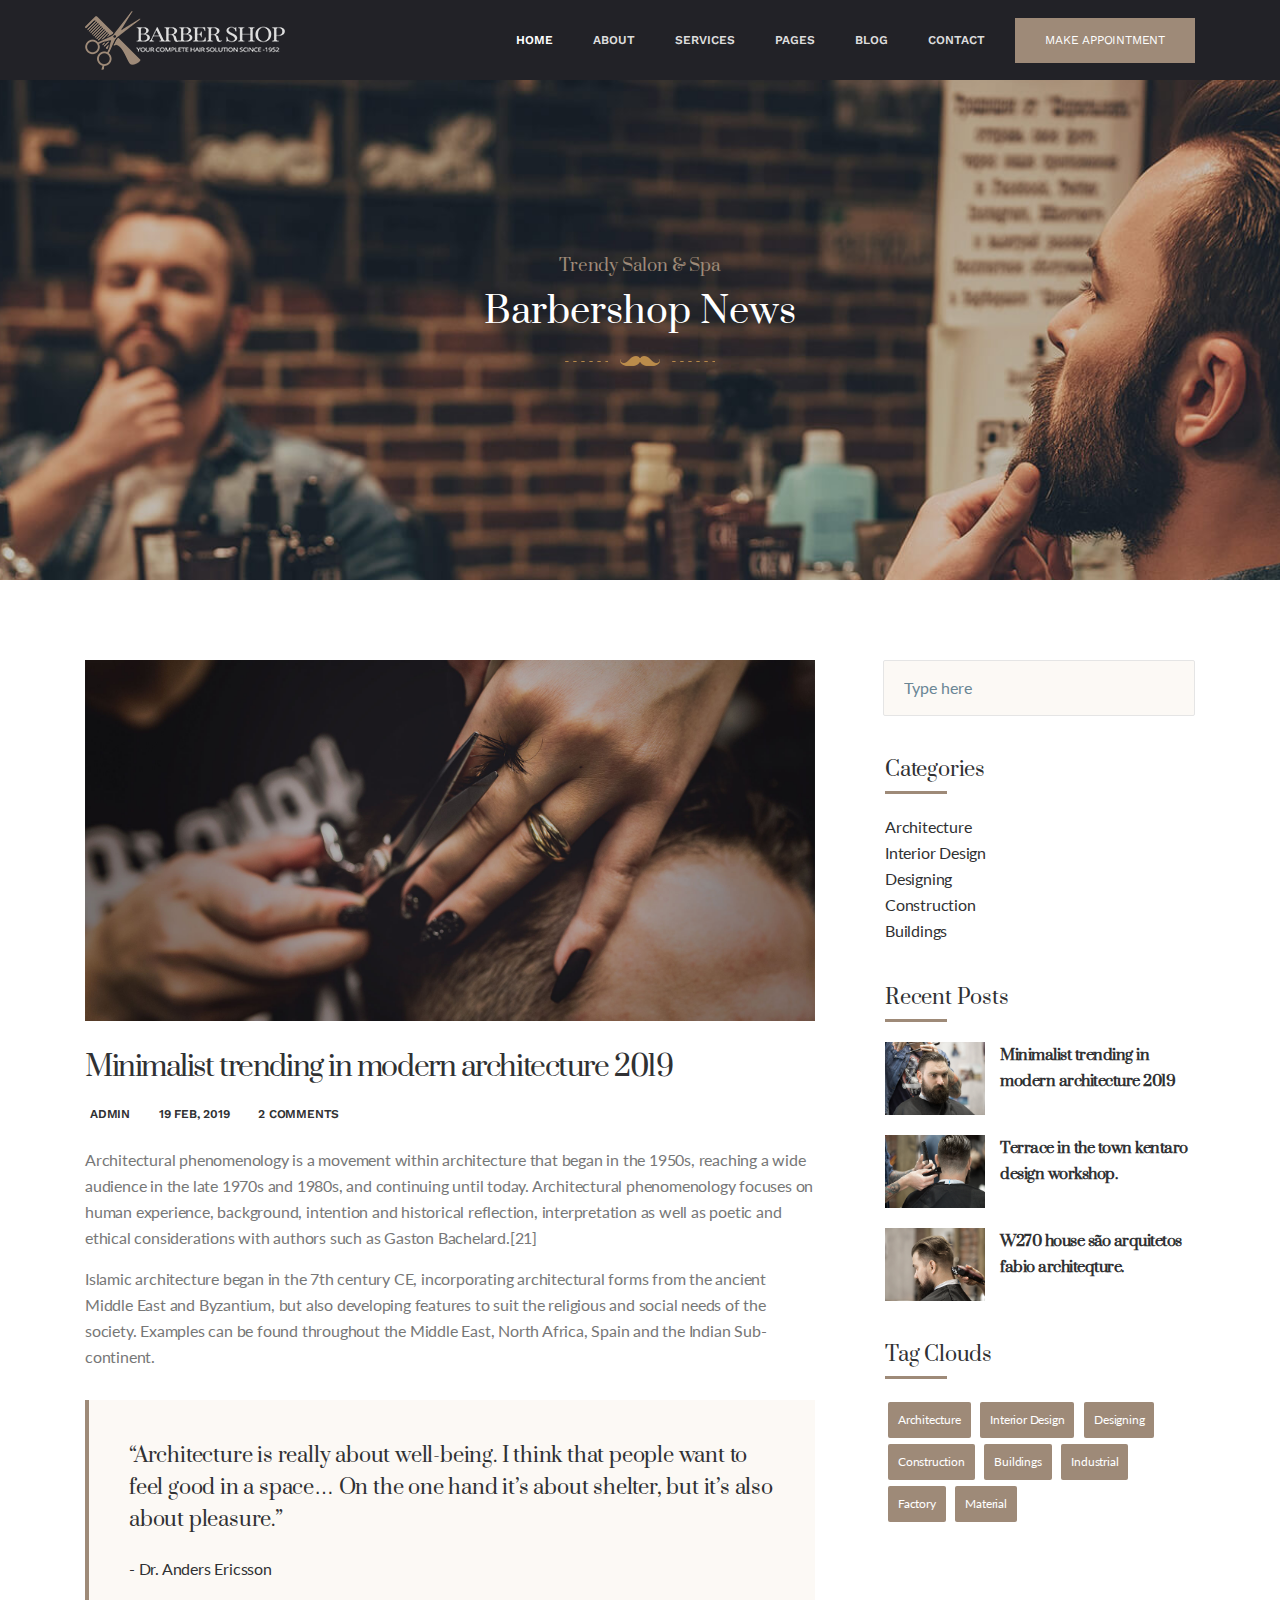
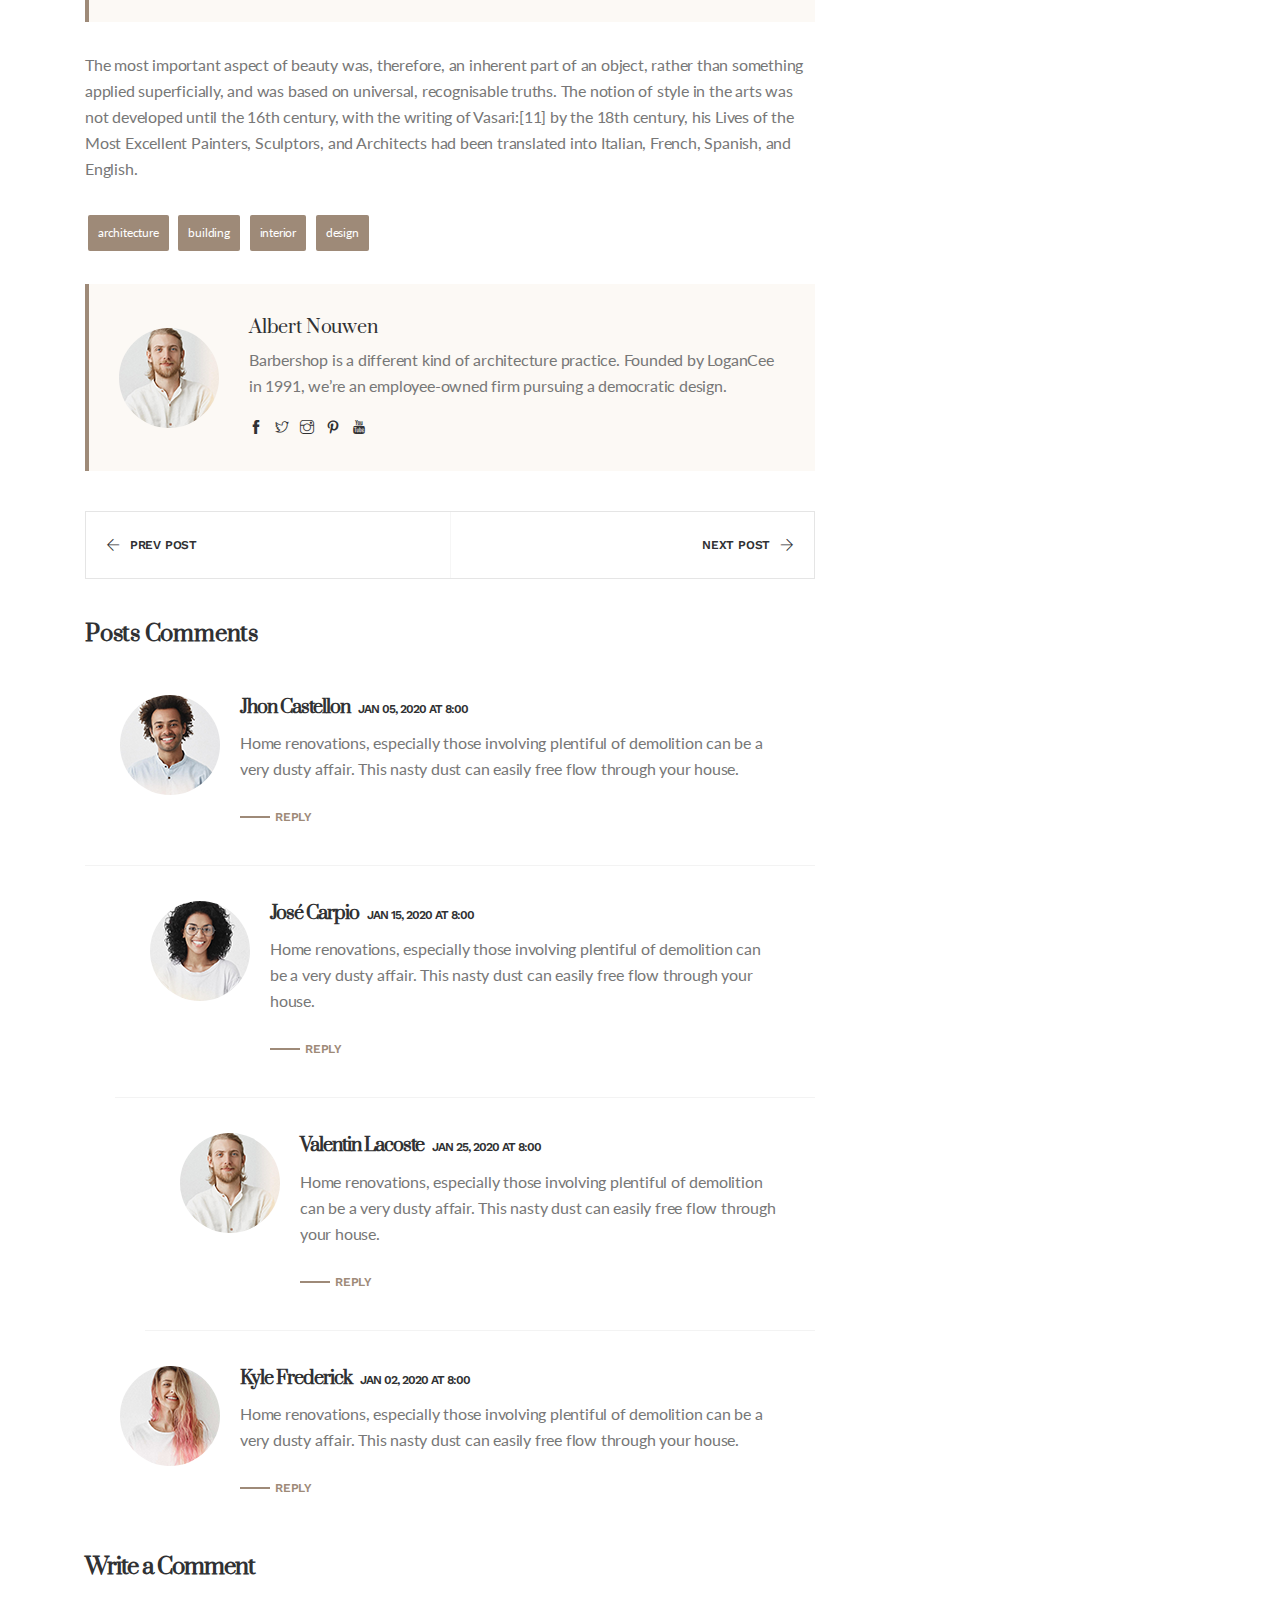
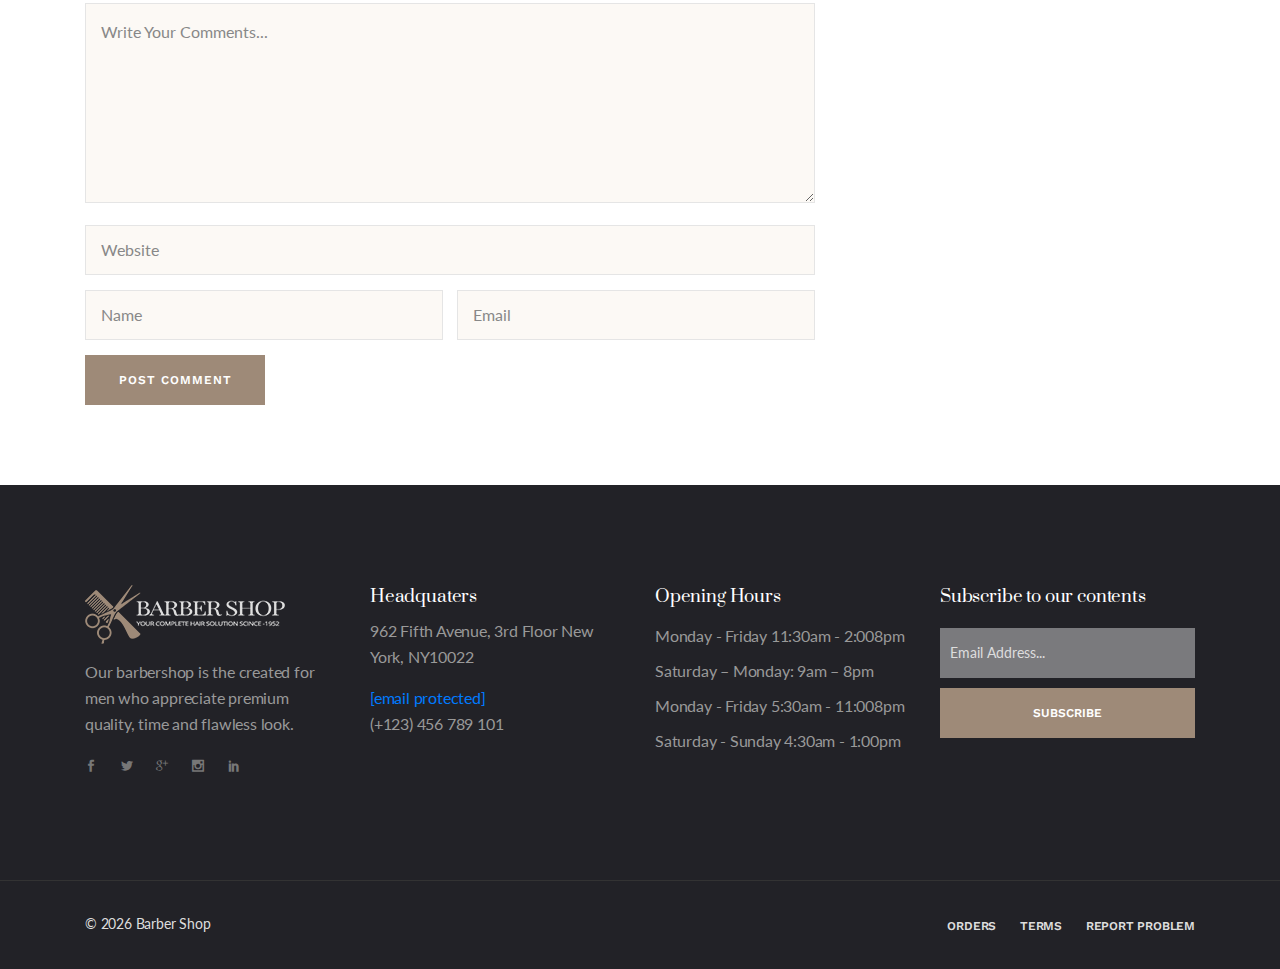
<file: blog-single.html>
<!doctype html>
<html class="no-js" lang="en">

<head>
    <meta charset="utf-8">
    <meta name="viewport" content="width=device-width, initial-scale=1">
    <meta name="description" content="BarberShop & Hair Salon HTML Template">
    <meta name="author" content="">
    <title>Barber Shop || BarberShop Hair Salon HTML Template</title>
    <link rel="shortcut icon" type="image/x-icon" href="img/favicon.png">

    <link rel="stylesheet" href="css/elegant-font-icons.css">

    <link rel="stylesheet" href="css/elegant-line-icons.css">

    <link rel="stylesheet" href="css/themify-icons.css">

    <link rel="stylesheet" href="css/barber-icons.css">

    <link rel="stylesheet" href="css/bootstrap.min.css">

    <link rel="stylesheet" href="css/animate.min.css">

    <link rel="stylesheet" href="css/venobox/venobox.css">

    <link rel="stylesheet" href="css/nice-select.css">

    <link rel="stylesheet" href="css/owl.carousel.css">

    <link rel="stylesheet" href="css/slicknav.min.css">

    <link rel="stylesheet" href="css/main.css">

    <link rel="stylesheet" href="css/responsive.css">
    <script src="js/vendor/modernizr-2.8.3-respond-1.4.2.min.js"></script>
</head>

<body>
    <!--[if lt IE 8]>
            <p class="browserupgrade">You are using an <strong>outdated</strong> browser. Please <a href="http://browsehappy.com/">upgrade your browser</a> to improve your experience.</p>
        <![endif]-->
    <div id='preloader'>
        <div class='loader'>
            <img src="img/loading.gif" width="80" alt="">
        </div>
    </div>
    <header id="header" class="header-section">
        <div class="container">
            <nav class="navbar ">
                <a href="#" class="navbar-brand"><img src="img/logo.png" alt="Barbershop"></a>
                <div class="d-flex menu-wrap align-items-center">
                    <div id="mainmenu" class="mainmenu">
                        <ul class="nav">
                            <li><a data-scroll class="nav-link active" href="index-2.html">Home<span
                                        class="sr-only">(current)</span></a>
                                <ul>
                                    <li><a href="index-2.html">Home Default</a></li>
                                    <li><a href="index-3.html">Home Modern</a></li>
                                    <li><a href="index-4.html">Home Classic</a></li>
                                </ul>
                            </li>
                            <li><a href="about-us.html">About</a>
                                <ul>
                                    <li><a href="about-us.html">About Us</a></li>
                                    <li><a href="about-company.html">About Company</a></li>
                                </ul>
                            </li>
                            <li><a href="services.html">Services</a>
                                <ul>
                                    <li><a href="services.html">Services 01</a></li>
                                    <li><a href="services-2.html">Services 02</a></li>
                                </ul>
                            </li>
                            <li><a href="#">Pages</a>
                                <ul>
                                    <li><a href="appointment.html">Appointment</a></li>
                                    <li><a href="gallery.html">Gallery</a></li>
                                    <li><a href="team.html">Our Team</a></li>
                                    <li><a href="pricing.html">Our Pricing</a></li>
                                    <li><a href="404.html">404 Error</a></li>
                                </ul>
                            </li>
                            <li><a href="#">Blog</a>
                                <ul>
                                    <li><a href="blog-grid.html">Blog Grid</a></li>
                                    <li><a href="blog-classic.html">Blog Classic</a></li>
                                    <li><a href="blog-single.html">Blog Single</a></li>
                                </ul>
                            </li>
                            <li><a href="contact.html">Contact</a></li>
                        </ul>
                    </div>
                    <div class="header-btn">
                        <a href="#" class="menu-btn">Make Appointment</a>
                    </div>
                </div>
            </nav>
        </div>
    </header>
    <section class="page_header d-flex align-items-center">
        <div class="container">
            <div class="section_heading text-center mb-40 wow fadeInUp" data-wow-delay="300ms">
                <h3>Trendy Salon &amp; Spa</h3>
                <h2>Barbershop News</h2>
                <div class="heading-line"></div>
            </div>
        </div>
    </section>
    <section class="blog-section padding">
        <div class="container">
            <div class="blog-wrap row">
                <div class="col-lg-8 sm-padding">
                    <div class="blog-single-wrap">
                        <div class="blog-thumb">
                            <img src="img/post-single.jpg" alt="img">
                        </div>
                        <div class="blog-single-content">
                            <h2><a href="#">Minimalist trending in modern architecture 2019</a></h2>
                            <ul class="single-post-meta">
                                <li><i class="fa fa-user"></i> <a href="#">Admin</a></li>
                                <li><i class="fa fa-calendar"></i> <a href="#">19 Feb, 2019</a></li>
                                <li><i class="fa fa-comments"></i> <a href="#">2 Comments</a></li>
                            </ul>
                            <p>Architectural phenomenology is a movement within architecture that began in the 1950s,
                                reaching a wide audience in the late 1970s and 1980s, and continuing until today.
                                Architectural phenomenology focuses on human experience, background, intention and
                                historical reflection, interpretation as well as poetic and ethical considerations with
                                authors such as Gaston Bachelard.[21]</p>
                            <p>Islamic architecture began in the 7th century CE, incorporating architectural forms from
                                the ancient Middle East and Byzantium, but also developing features to suit the
                                religious and social needs of the society. Examples can be found throughout the Middle
                                East, North Africa, Spain and the Indian Sub-continent.</p>
                            <blockquote>
                                <div class="dots"></div>
                                <p>“Architecture is really about well-being. I think that people want to feel good in a
                                    space… On the one hand it’s about shelter, but it’s also about pleasure.”</p>
                                <span class="quoter">- Dr. Anders Ericsson</span>
                            </blockquote>
                            <p>The most important aspect of beauty was, therefore, an inherent part of an object, rather
                                than something applied superficially, and was based on universal, recognisable truths.
                                The notion of style in the arts was not developed until the 16th century, with the
                                writing of Vasari:[11] by the 18th century, his Lives of the Most Excellent Painters,
                                Sculptors, and Architects had been translated into Italian, French, Spanish, and
                                English.</p>
                            <ul class="post-tags">
                                <li><a href="#">architecture</a></li>
                                <li><a href="#">building</a></li>
                                <li><a href="#">interior</a></li>
                                <li><a href="#">design</a></li>
                            </ul>
                            <div class="author-box bg-grey">
                                <img src="img/comment-3.png" alt="img">
                                <div class="author-info">
                                    <h3>Albert Nouwen</h3>
                                    <p>Barbershop is a different kind of architecture practice. Founded by LoganCee in
                                        1991, we’re an employee-owned firm pursuing a democratic design.</p>
                                    <ul class="social-icon">
                                        <li><a href="#"><i class="ti-facebook"></i></a></li>
                                        <li><a href="#"><i class="ti-twitter"></i></a></li>
                                        <li><a href="#"><i class="ti-instagram"></i></a></li>
                                        <li><a href="#"><i class="ti-pinterest"></i></a></li>
                                        <li><a href="#"><i class="ti-youtube"></i></a></li>
                                    </ul>
                                </div>
                            </div>
                            <div class="post-navigation row">
                                <div class="col prev-post">
                                    <a href="#"><i class="ti-arrow-left"></i>Prev Post</a>
                                </div>
                                <div class="col next-post">
                                    <a href="#">Next Post <i class="ti-arrow-right"></i></a>
                                </div>
                            </div>
                            <div class="comments-area">
                                <div class="comments-section">
                                    <h3 class="comments-title">Posts Comments</h3>
                                    <ol class="comments">
                                        <li class="comment even thread-even depth-1" id="comment-1">
                                            <div id="div-comment-1">
                                                <div class="comment-thumb">
                                                    <div class="comment-img"><img src="img/comment-1.png" alt=""></div>
                                                </div>
                                                <div class="comment-main-area">
                                                    <div class="comment-wrapper">
                                                        <div class="comments-meta">
                                                            <h4>Jhon Castellon <span class="comments-date">jan 05, 2020
                                                                    at 8:00</span></h4>
                                                        </div>
                                                        <div class="comment-area">
                                                            <p>Home renovations, especially those involving plentiful of
                                                                demolition can be a very dusty affair. This nasty dust
                                                                can easily free flow through your house.</p>
                                                            <div class="comments-reply">
                                                                <a class="comment-reply-link"
                                                                    href="#"><span>Reply</span></a>
                                                            </div>
                                                        </div>
                                                    </div>
                                                </div>
                                            </div>
                                            <ul class="children">
                                                <li class="comment">
                                                    <div>
                                                        <div class="comment-thumb">
                                                            <div class="comment-img"><img src="img/comment-2.png"
                                                                    alt=""></div>
                                                        </div>
                                                        <div class="comment-main-area">
                                                            <div class="comment-wrapper">
                                                                <div class="comments-meta">
                                                                    <h4>José Carpio <span class="comments-date">jan 15,
                                                                            2020 at 8:00</span></h4>
                                                                </div>
                                                                <div class="comment-area">
                                                                    <p>Home renovations, especially those involving
                                                                        plentiful of demolition can be a very dusty
                                                                        affair. This nasty dust can easily free flow
                                                                        through your house.</p>
                                                                    <div class="comments-reply">
                                                                        <a class="comment-reply-link"
                                                                            href="#"><span>Reply</span></a>
                                                                    </div>
                                                                </div>
                                                            </div>
                                                        </div>
                                                    </div>
                                                    <ul>
                                                        <li class="comment">
                                                            <div>
                                                                <div class="comment-thumb">
                                                                    <div class="comment-img"><img
                                                                            src="img/comment-3.png" alt=""></div>
                                                                </div>
                                                                <div class="comment-main-area">
                                                                    <div class="comment-wrapper">
                                                                        <div class="comments-meta">
                                                                            <h4>Valentin Lacoste <span
                                                                                    class="comments-date">jan 25, 2020
                                                                                    at 8:00</span></h4>
                                                                        </div>
                                                                        <div class="comment-area">
                                                                            <p>Home renovations, especially those
                                                                                involving plentiful of demolition can be
                                                                                a very dusty affair. This nasty dust can
                                                                                easily free flow through your house.</p>
                                                                            <div class="comments-reply">
                                                                                <a class="comment-reply-link"
                                                                                    href="#"><span>Reply</span></a>
                                                                            </div>
                                                                        </div>
                                                                    </div>
                                                                </div>
                                                            </div>
                                                        </li>
                                                    </ul>
                                                </li>
                                            </ul>
                                        </li>
                                        <li class="comment">
                                            <div>
                                                <div class="comment-thumb">
                                                    <div class="comment-img"><img src="img/comment-4.png" alt=""></div>
                                                </div>
                                                <div class="comment-main-area">
                                                    <div class="comment-wrapper">
                                                        <div class="comments-meta">
                                                            <h4>Kyle Frederick <span class="comments-date">jan 02, 2020
                                                                    at 8:00</span></h4>
                                                        </div>
                                                        <div class="comment-area">
                                                            <p>Home renovations, especially those involving plentiful of
                                                                demolition can be a very dusty affair. This nasty dust
                                                                can easily free flow through your house.</p>
                                                            <div class="comments-reply">
                                                                <a class="comment-reply-link"
                                                                    href="#"><span>Reply</span></a>
                                                            </div>
                                                        </div>
                                                    </div>
                                                </div>
                                            </div>
                                        </li>
                                    </ol>
                                </div>
                                <div class="comment-respond">
                                    <h3 class="comment-reply-title">Write a Comment</h3>
                                    <form method="post" id="commentform" class="comment-form">
                                        <div class="form-textarea">
                                            <textarea id="comment" placeholder="Write Your Comments..."></textarea>
                                        </div>
                                        <div class="form-inputs">
                                            <input placeholder="Website" type="url">
                                            <input placeholder="Name" type="text">
                                            <input placeholder="Email" type="email">
                                        </div>
                                        <div class="form-submit">
                                            <input id="submit" value="Post Comment" type="submit">
                                        </div>
                                    </form>
                                </div>
                            </div>
                        </div>
                    </div>
                </div>
                <div class="col-lg-4 sm-padding">
                    <div class="sidebar-wrap">
                        <div class="widget-content">
                            <form action="#" class="search-form">
                                <input type="text" class="form-control" placeholder="Type here">
                                <button class="search-btn" type="button"><i class="fa fa-search"></i></button>
                            </form>
                        </div>
                        <div class="widget-content">
                            <h4>Categories</h4>
                            <ul class="widget-links">
                                <li><a href="#">Architecture</a></li>
                                <li><a href="#">Interior Design</a></li>
                                <li><a href="#">Designing</a></li>
                                <li><a href="#">Construction</a></li>
                                <li><a href="#">Buildings</a></li>
                            </ul>
                        </div>
                        <div class="widget-content">
                            <h4>Recent Posts</h4>
                            <ul class="thumb-post">
                                <li><img src="img/post-1.jpg" alt="post"><a href="#">Minimalist trending in modern
                                        architecture 2019</a></li>
                                <li><img src="img/post-2.jpg" alt="post"><a href="#">Terrace in the town kentaro design
                                        workshop.</a></li>
                                <li><img src="img/post-3.jpg" alt="post"><a href="#">W270 house são arquitetos fabio
                                        architeqture.</a></li>
                            </ul>
                        </div>
                        <div class="widget-content">
                            <h4>Tag Clouds</h4>
                            <ul class="tags">
                                <li><a href="#">Architecture</a></li>
                                <li><a href="#">Interior Design</a></li>
                                <li><a href="#">Designing</a></li>
                                <li><a href="#">Construction</a></li>
                                <li><a href="#">Buildings</a></li>
                                <li><a href="#">Industrial</a></li>
                                <li><a href="#">Factory</a></li>
                                <li><a href="#">Material</a></li>
                            </ul>
                        </div>
                    </div>
                </div>
            </div>
        </div>
    </section>
    <section class="widget_section padding">
        <div class="container">
            <div class="row">
                <div class="col-lg-3 col-md-6 sm-padding">
                    <div class="footer_widget">
                        <img class="mb-15" src="img/logo.png" alt="Brand">
                        <p>Our barbershop is the created for men who appreciate premium quality, time and flawless look.
                        </p>
                        <ul class="widget_social">
                            <li><a href="#"><i class="social_facebook"></i></a></li>
                            <li><a href="#"><i class="social_twitter"></i></a></li>
                            <li><a href="#"><i class="social_googleplus"></i></a></li>
                            <li><a href="#"><i class="social_instagram"></i></a></li>
                            <li><a href="#"><i class="social_linkedin"></i></a></li>
                        </ul>
                    </div>
                </div>
                <div class="col-lg-3 col-md-6 sm-padding">
                    <div class="footer_widget">
                        <h3>Headquaters</h3>
                        <p>962 Fifth Avenue, 3rd Floor New York, NY10022</p>
                        <p><a href="https://html.dynamiclayers.net/cdn-cgi/l/email-protection" class="__cf_email__"
                                data-cfemail="6129040d0d0e2105180f000c08020d00180413124f0f0415">[email&#160;protected]</a>
                            <br>(+123) 456 789 101</p>
                    </div>
                </div>
                <div class="col-lg-3 col-md-6 sm-padding">
                    <div class="footer_widget">
                        <h3>Opening Hours</h3>
                        <ul class="opening_time">
                            <li>Monday - Friday 11:30am - 2:008pm</li>
                            <li>Saturday – Monday: 9am – 8pm</li>
                            <li>Monday - Friday 5:30am - 11:008pm</li>
                            <li>Saturday - Sunday 4:30am - 1:00pm</li>
                        </ul>
                    </div>
                </div>
                <div class="col-lg-3 col-md-12 sm-padding">
                    <div class="footer_widget">
                        <h3>Subscribe to our contents</h3>
                        <div class="subscribe_form">
                            <form action="#" class="subscribe_form">
                                <input type="email" name="email" id="subs-email" class="form_input"
                                    placeholder="Email Address...">
                                <button type="submit" class="submit">SUBSCRIBE</button>
                                <div class="clearfix"></div>
                                <div id="subscribe-result">
                                    <p class="subscription-success"></p>
                                    <p class="subscription-error"></p>
                                </div>
                            </form>
                        </div>
                    </div>
                </div>
            </div>
        </div>
    </section>
    <footer class="footer_section">
        <div class="container">
            <div class="row">
                <div class="col-md-6 xs-padding">
                    <div class="copyright">&copy;
                        <script type="text/javascript"> document.write(new Date().getFullYear())</script> Barber Shop
                        
                    </div>
                </div>
                <div class="col-md-6 xs-padding">
                    <ul class="footer_social">
                        <li><a href="#">Orders</a></li>
                        <li><a href="#">Terms</a></li>
                        <li><a href="#">Report Problem</a></li>
                    </ul>
                </div>
            </div>
        </div>
    </footer>
    <a data-scroll href="#header" id="scroll-to-top"><i class="arrow_up"></i></a>

    <script src="js/vendor/jquery-1.12.4.min.js"></script>

    <script src="js/vendor/bootstrap.min.js"></script>

    <script src="js/vendor/imagesloaded.pkgd.min.js"></script>

    <script src="js/vendor/owl.carousel.min.js"></script>

    <script src="js/vendor/jquery.isotope.v3.0.2.js"></script>

    <script src="js/vendor/smooth-scroll.min.js"></script>

    <script src="js/vendor/venobox.min.js"></script>

    <script src="js/vendor/jquery.ajaxchimp.min.js"></script>

    <script src="js/vendor/jquery.slicknav.min.js"></script>

    <script src="js/vendor/jquery.nice-select.min.js"></script>

    <script src="js/vendor/jquery.mb.YTPlayer.min.js"></script>

    <script src="js/vendor/wow.min.js"></script>

    <script src="js/contact.js"></script>

    <script src="js/appointment.js"></script>

    <script src="js/main.js"></script>
</body>


</html>
</file>
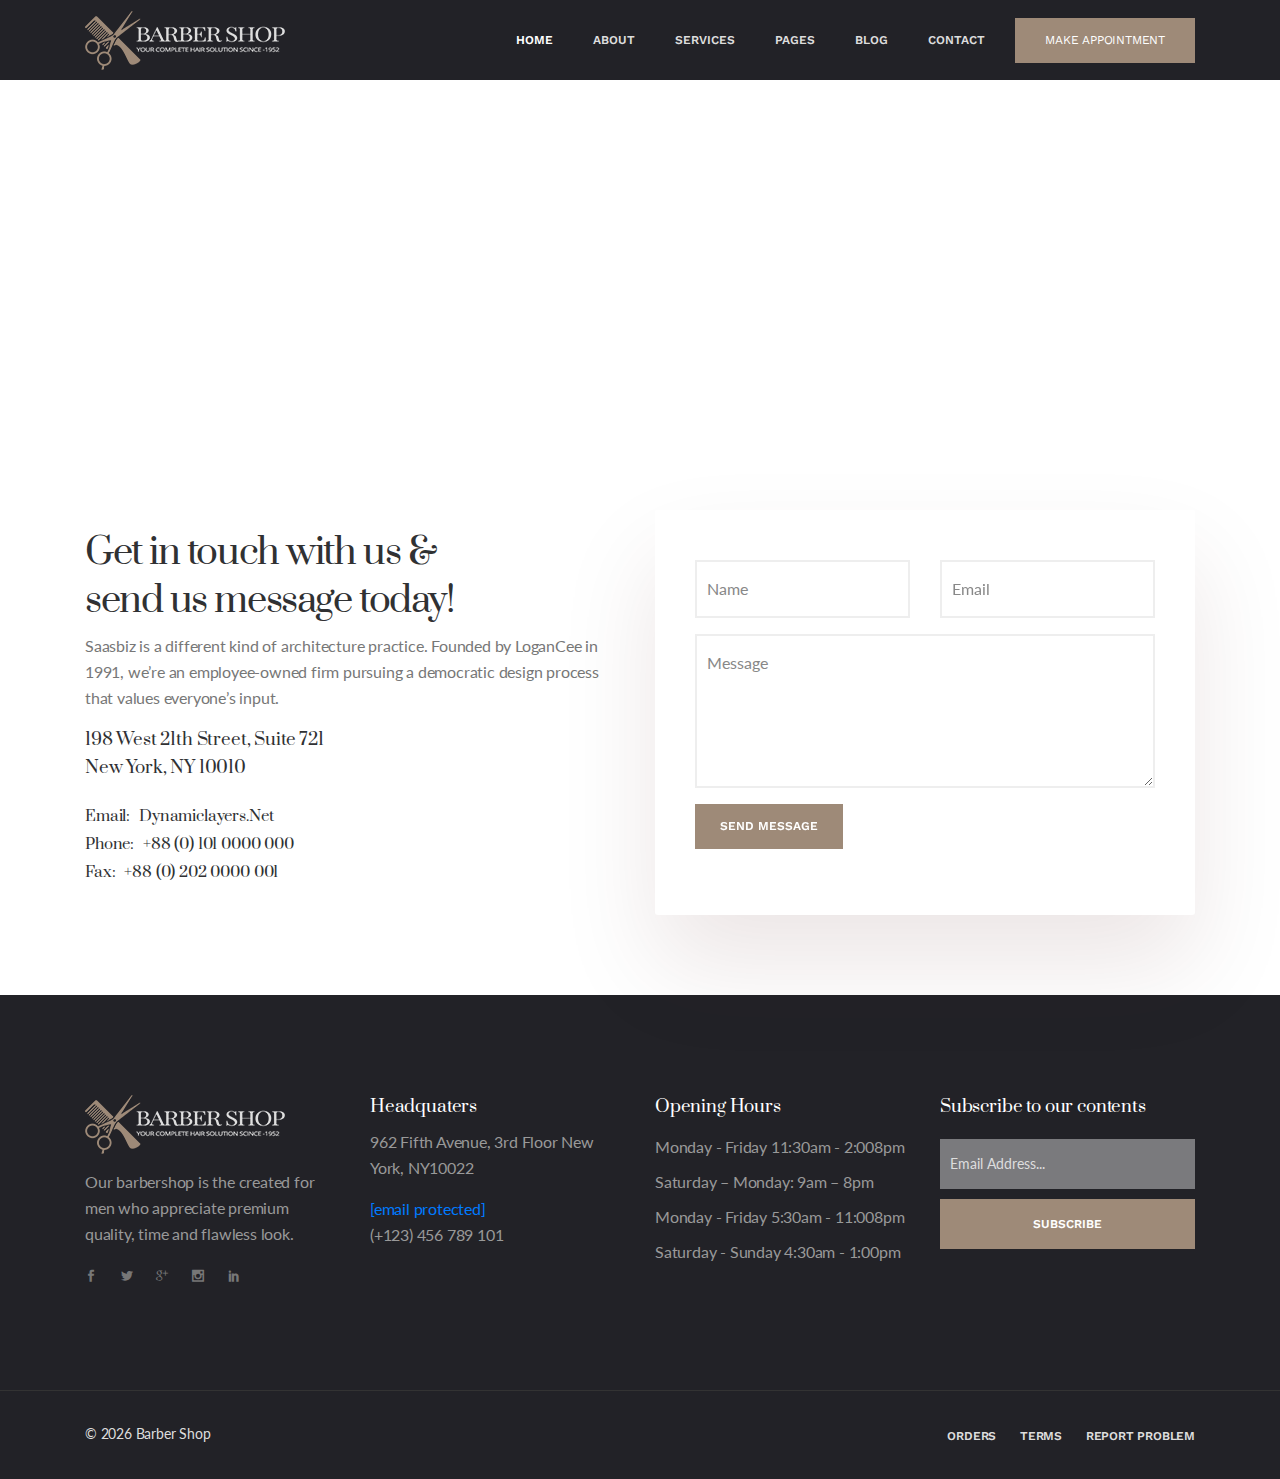
<file: contact.html>
<!doctype html>
<html class="no-js" lang="en">

<head>
    <meta charset="utf-8">
    <meta name="viewport" content="width=device-width, initial-scale=1">
    <meta name="description" content="BarberShop & Hair Salon HTML Template">
    <meta name="author" content="">
    <title>Barber Shop || BarberShop Hair Salon HTML Template</title>
    <link rel="shortcut icon" type="image/x-icon" href="img/favicon.png">

    <link rel="stylesheet" href="css/elegant-font-icons.css">

    <link rel="stylesheet" href="css/elegant-line-icons.css">

    <link rel="stylesheet" href="css/themify-icons.css">

    <link rel="stylesheet" href="css/barber-icons.css">

    <link rel="stylesheet" href="css/bootstrap.min.css">

    <link rel="stylesheet" href="css/animate.min.css">

    <link rel="stylesheet" href="css/venobox/venobox.css">

    <link rel="stylesheet" href="css/nice-select.css">

    <link rel="stylesheet" href="css/owl.carousel.css">

    <link rel="stylesheet" href="css/slicknav.min.css">

    <link rel="stylesheet" href="css/main.css">

    <link rel="stylesheet" href="css/responsive.css">
    <script src="js/vendor/modernizr-2.8.3-respond-1.4.2.min.js"></script>
</head>

<body>
    <!--[if lt IE 8]>
            <p class="browserupgrade">You are using an <strong>outdated</strong> browser. Please <a href="http://browsehappy.com/">upgrade your browser</a> to improve your experience.</p>
        <![endif]-->
    <div id='preloader'>
        <div class='loader'>
            <img src="img/loading.gif" width="80" alt="">
        </div>
    </div>
    <header id="header" class="header-section">
        <div class="container">
            <nav class="navbar ">
                <a href="#" class="navbar-brand"><img src="img/logo.png" alt="Barbershop"></a>
                <div class="d-flex menu-wrap align-items-center">
                    <div id="mainmenu" class="mainmenu">
                        <ul class="nav">
                            <li><a data-scroll class="nav-link active" href="index-2.html">Home<span
                                        class="sr-only">(current)</span></a>
                                <ul>
                                    <li><a href="index-2.html">Home Default</a></li>
                                    <li><a href="index-3.html">Home Modern</a></li>
                                    <li><a href="index-4.html">Home Classic</a></li>
                                </ul>
                            </li>
                            <li><a href="about-us.html">About</a>
                                <ul>
                                    <li><a href="about-us.html">About Us</a></li>
                                    <li><a href="about-company.html">About Company</a></li>
                                </ul>
                            </li>
                            <li><a href="services.html">Services</a>
                                <ul>
                                    <li><a href="services.html">Services 01</a></li>
                                    <li><a href="services-2.html">Services 02</a></li>
                                </ul>
                            </li>
                            <li><a href="#">Pages</a>
                                <ul>
                                    <li><a href="appointment.html">Appointment</a></li>
                                    <li><a href="gallery.html">Gallery</a></li>
                                    <li><a href="team.html">Our Team</a></li>
                                    <li><a href="pricing.html">Our Pricing</a></li>
                                    <li><a href="404.html">404 Error</a></li>
                                </ul>
                            </li>
                            <li><a href="#">Blog</a>
                                <ul>
                                    <li><a href="blog-grid.html">Blog Grid</a></li>
                                    <li><a href="blog-classic.html">Blog Classic</a></li>
                                    <li><a href="blog-single.html">Blog Single</a></li>
                                </ul>
                            </li>
                            <li><a href="contact.html">Contact</a></li>
                        </ul>
                    </div>
                    <div class="header-btn">
                        <a href="#" class="menu-btn">Make Appointment</a>
                    </div>
                </div>
            </nav>
        </div>
    </header>
    <div class="mapouter">
        <div class="gmap_canvas"><iframe width="100%" height="350" id="gmap_canvas"
                src="https://maps.google.com/maps?q=Dynamic%20Layers&amp;t=&amp;z=11&amp;ie=UTF8&amp;iwloc=&amp;output=embed"
                frameborder="0" scrolling="no" marginheight="0" marginwidth="0"></iframe><a
                href="https://www.emojilib.com/"></a></div>
        <style>
            .mapouter {
                position: relative;
                text-align: right;
                height: 350px;
                width: 100%;
            }

            .gmap_canvas {
                overflow: hidden;
                background: none !important;
                height: 350px;
                width: 100%;
            }
        </style>
    </div>
    <section class="contact-section padding">
        <div class="map"></div>
        <div class="container">
            <div class="contact-wrap d-flex align-items-center row">
                <div class="col-lg-6 sm-padding">
                    <div class="contact-info">
                        <h2>Get in touch with us & <br>send us message today!</h2>
                        <p>Saasbiz is a different kind of architecture practice. Founded by LoganCee in 1991, we’re an
                            employee-owned firm pursuing a democratic design process that values everyone’s input.</p>
                        <h3>198 West 21th Street, Suite 721 <br>New York, NY 10010</h3>
                        <h4><span>Email:</span> Dynamiclayers.Net <br> <span>Phone:</span> +88 (0) 101 0000 000 <br>
                            <span>Fax:</span> +88 (0) 202 0000 001</h4>
                    </div>
                </div>
                <div class="col-lg-6 sm-padding">
                    <div class="contact-form">
                        <form action="https://html.dynamiclayers.net/dl/barbershop/contact.php" method="post"
                            id="ajax_form" class="form-horizontal">
                            <div class="form-group colum-row row">
                                <div class="col-sm-6">
                                    <input type="text" id="name" name="name" class="form-control" placeholder="Name"
                                        required>
                                </div>
                                <div class="col-sm-6">
                                    <input type="email" id="email" name="email" class="form-control" placeholder="Email"
                                        required>
                                </div>
                            </div>
                            <div class="form-group row">
                                <div class="col-md-12">
                                    <textarea id="message" name="message" cols="30" rows="5"
                                        class="form-control message" placeholder="Message" required></textarea>
                                </div>
                            </div>
                            <div class="form-group row">
                                <div class="col-md-12">
                                    <button id="submit" class="default_btn" type="submit">Send Message</button>
                                </div>
                            </div>
                            <div id="form-messages" class="alert" role="alert"></div>
                        </form>
                    </div>
                </div>
            </div>
        </div>
    </section>
    <section class="widget_section padding">
        <div class="container">
            <div class="row">
                <div class="col-lg-3 col-md-6 sm-padding">
                    <div class="footer_widget">
                        <img class="mb-15" src="img/logo.png" alt="Brand">
                        <p>Our barbershop is the created for men who appreciate premium quality, time and flawless look.
                        </p>
                        <ul class="widget_social">
                            <li><a href="#"><i class="social_facebook"></i></a></li>
                            <li><a href="#"><i class="social_twitter"></i></a></li>
                            <li><a href="#"><i class="social_googleplus"></i></a></li>
                            <li><a href="#"><i class="social_instagram"></i></a></li>
                            <li><a href="#"><i class="social_linkedin"></i></a></li>
                        </ul>
                    </div>
                </div>
                <div class="col-lg-3 col-md-6 sm-padding">
                    <div class="footer_widget">
                        <h3>Headquaters</h3>
                        <p>962 Fifth Avenue, 3rd Floor New York, NY10022</p>
                        <p><a href="https://html.dynamiclayers.net/cdn-cgi/l/email-protection" class="__cf_email__"
                                data-cfemail="0a426f6666654a6e73646b676369666b736f787924646f7e">[email&#160;protected]</a>
                            <br>(+123) 456 789 101</p>
                    </div>
                </div>
                <div class="col-lg-3 col-md-6 sm-padding">
                    <div class="footer_widget">
                        <h3>Opening Hours</h3>
                        <ul class="opening_time">
                            <li>Monday - Friday 11:30am - 2:008pm</li>
                            <li>Saturday – Monday: 9am – 8pm</li>
                            <li>Monday - Friday 5:30am - 11:008pm</li>
                            <li>Saturday - Sunday 4:30am - 1:00pm</li>
                        </ul>
                    </div>
                </div>
                <div class="col-lg-3 col-md-12 sm-padding">
                    <div class="footer_widget">
                        <h3>Subscribe to our contents</h3>
                        <div class="subscribe_form">
                            <form action="#" class="subscribe_form">
                                <input type="email" name="email" id="subs-email" class="form_input"
                                    placeholder="Email Address...">
                                <button type="submit" class="submit">SUBSCRIBE</button>
                                <div class="clearfix"></div>
                                <div id="subscribe-result">
                                    <p class="subscription-success"></p>
                                    <p class="subscription-error"></p>
                                </div>
                            </form>
                        </div>
                    </div>
                </div>
            </div>
        </div>
    </section>
    <footer class="footer_section">
        <div class="container">
            <div class="row">
                <div class="col-md-6 xs-padding">
                    <div class="copyright">&copy;
                        <script type="text/javascript"> document.write(new Date().getFullYear())</script> Barber Shop
                        
                    </div>
                </div>
                <div class="col-md-6 xs-padding">
                    <ul class="footer_social">
                        <li><a href="#">Orders</a></li>
                        <li><a href="#">Terms</a></li>
                        <li><a href="#">Report Problem</a></li>
                    </ul>
                </div>
            </div>
        </div>
    </footer>
    <a data-scroll href="#header" id="scroll-to-top"><i class="arrow_up"></i></a>

    <script src="js/vendor/jquery-1.12.4.min.js"></script>

    <script src="js/vendor/bootstrap.min.js"></script>

    <script src="js/vendor/imagesloaded.pkgd.min.js"></script>

    <script src="js/vendor/owl.carousel.min.js"></script>

    <script src="js/vendor/jquery.isotope.v3.0.2.js"></script>

    <script src="js/vendor/smooth-scroll.min.js"></script>

    <script src="js/vendor/venobox.min.js"></script>

    <script src="js/vendor/jquery.ajaxchimp.min.js"></script>

    <script src="js/vendor/jquery.slicknav.min.js"></script>

    <script src="js/vendor/jquery.nice-select.min.js"></script>

    <script src="js/vendor/jquery.mb.YTPlayer.min.js"></script>

    <script src="js/vendor/wow.min.js"></script>

    <script src="js/contact.js"></script>

    <script src="js/appointment.js"></script>

    <script src="js/main.js"></script>
</body>


</html>
</file>
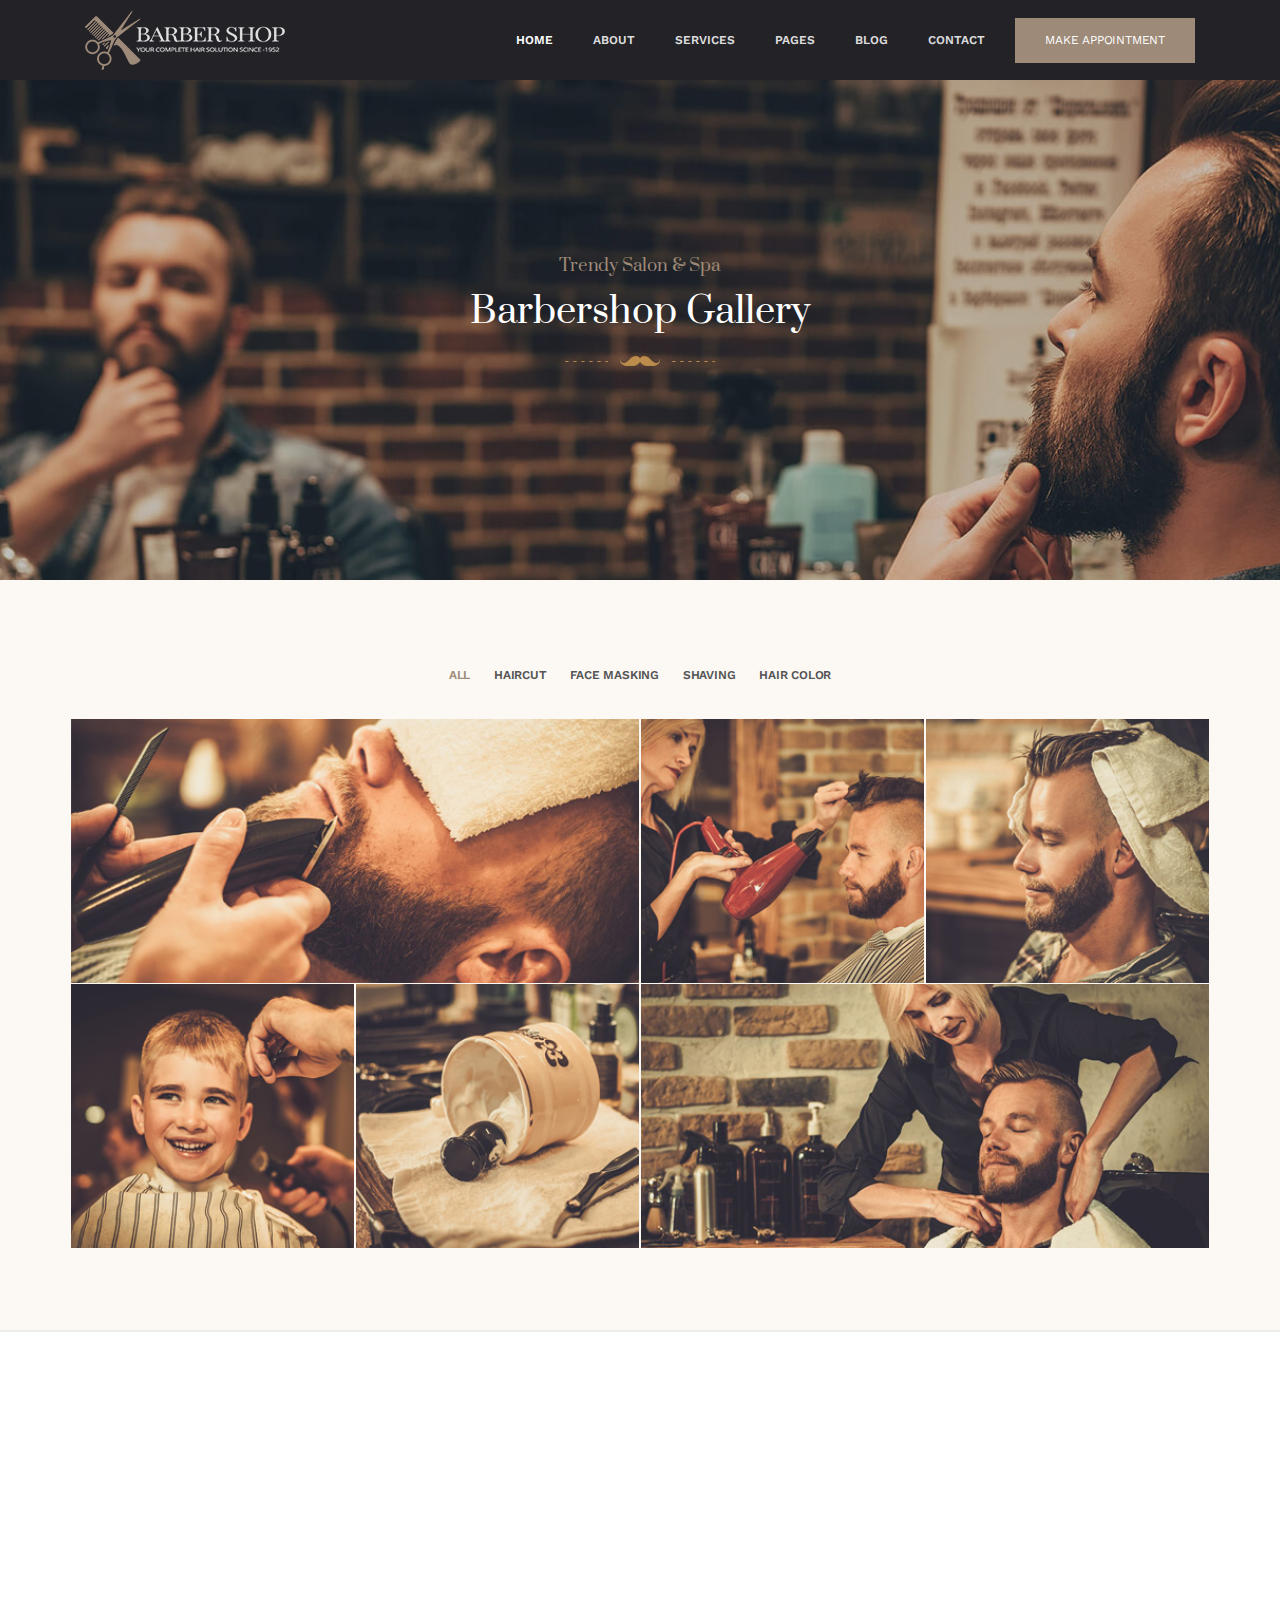
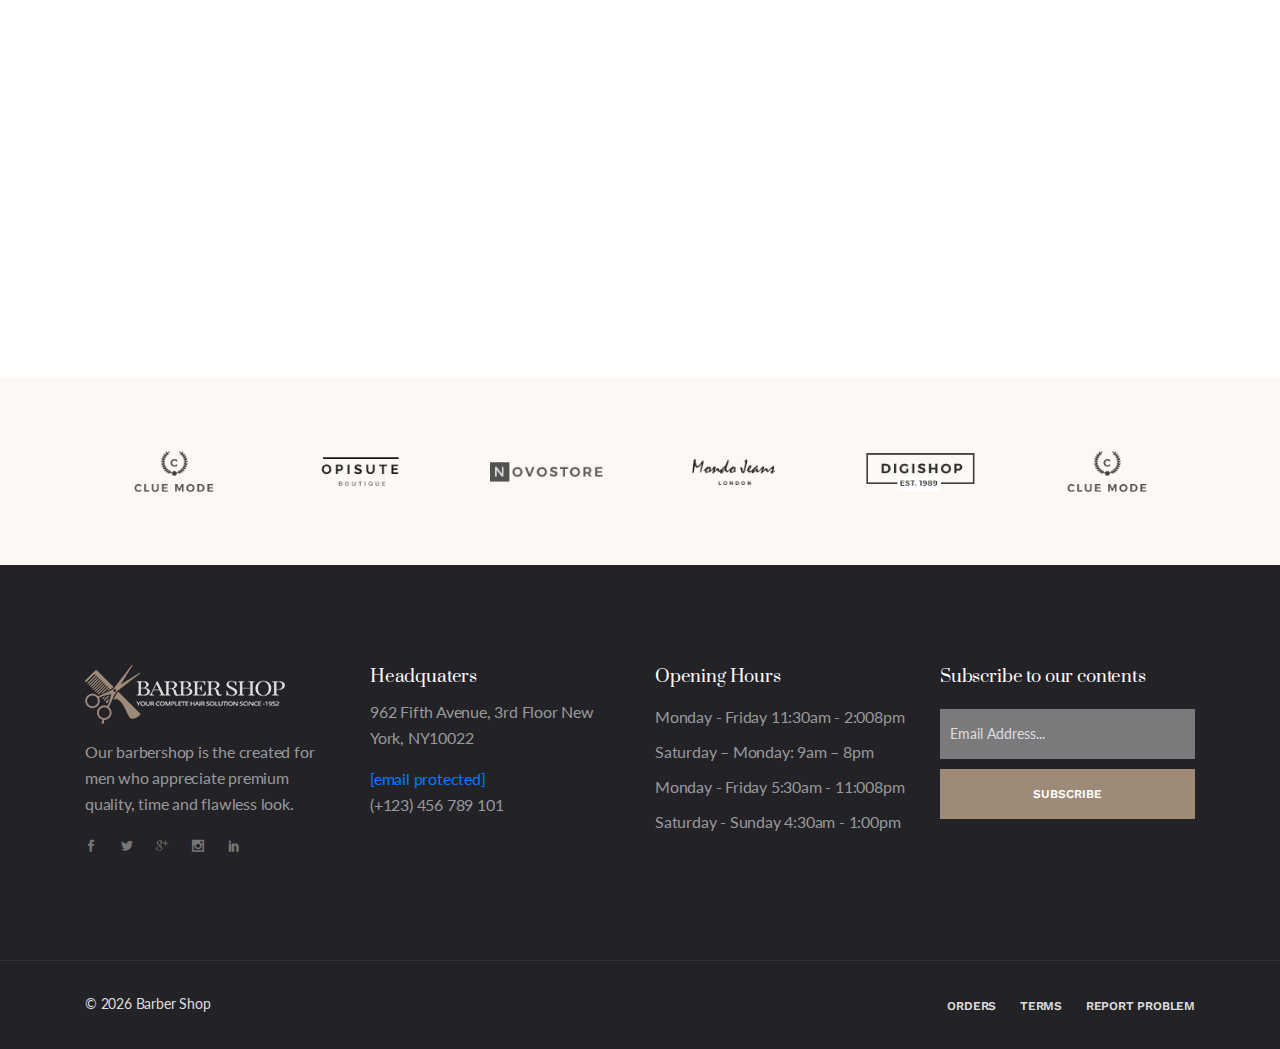
<file: gallery.html>
<!doctype html>
<html class="no-js" lang="en">

<head>
    <meta charset="utf-8">
    <meta name="viewport" content="width=device-width, initial-scale=1">
    <meta name="description" content="BarberShop & Hair Salon HTML Template">
    <meta name="author" content="">
    <title>Barber Shop || BarberShop Hair Salon HTML Template</title>
    <link rel="shortcut icon" type="image/x-icon" href="img/favicon.png">

    <link rel="stylesheet" href="css/elegant-font-icons.css">

    <link rel="stylesheet" href="css/elegant-line-icons.css">

    <link rel="stylesheet" href="css/themify-icons.css">

    <link rel="stylesheet" href="css/barber-icons.css">

    <link rel="stylesheet" href="css/bootstrap.min.css">

    <link rel="stylesheet" href="css/animate.min.css">

    <link rel="stylesheet" href="css/venobox/venobox.css">

    <link rel="stylesheet" href="css/nice-select.css">

    <link rel="stylesheet" href="css/owl.carousel.css">

    <link rel="stylesheet" href="css/slicknav.min.css">

    <link rel="stylesheet" href="css/main.css">

    <link rel="stylesheet" href="css/responsive.css">
    <script src="js/vendor/modernizr-2.8.3-respond-1.4.2.min.js"></script>
</head>

<body>
    <!--[if lt IE 8]>
            <p class="browserupgrade">You are using an <strong>outdated</strong> browser. Please <a href="http://browsehappy.com/">upgrade your browser</a> to improve your experience.</p>
        <![endif]-->
    <div id='preloader'>
        <div class='loader'>
            <img src="img/loading.gif" width="80" alt="">
        </div>
    </div>
    <header id="header" class="header-section">
        <div class="container">
            <nav class="navbar ">
                <a href="#" class="navbar-brand"><img src="img/logo.png" alt="Barbershop"></a>
                <div class="d-flex menu-wrap align-items-center">
                    <div id="mainmenu" class="mainmenu">
                        <ul class="nav">
                            <li><a data-scroll class="nav-link active" href="index-2.html">Home<span
                                        class="sr-only">(current)</span></a>
                                <ul>
                                    <li><a href="index-2.html">Home Default</a></li>
                                    <li><a href="index-3.html">Home Modern</a></li>
                                    <li><a href="index-4.html">Home Classic</a></li>
                                </ul>
                            </li>
                            <li><a href="about-us.html">About</a>
                                <ul>
                                    <li><a href="about-us.html">About Us</a></li>
                                    <li><a href="about-company.html">About Company</a></li>
                                </ul>
                            </li>
                            <li><a href="services.html">Services</a>
                                <ul>
                                    <li><a href="services.html">Services 01</a></li>
                                    <li><a href="services-2.html">Services 02</a></li>
                                </ul>
                            </li>
                            <li><a href="#">Pages</a>
                                <ul>
                                    <li><a href="appointment.html">Appointment</a></li>
                                    <li><a href="gallery.html">Gallery</a></li>
                                    <li><a href="team.html">Our Team</a></li>
                                    <li><a href="pricing.html">Our Pricing</a></li>
                                    <li><a href="404.html">404 Error</a></li>
                                </ul>
                            </li>
                            <li><a href="#">Blog</a>
                                <ul>
                                    <li><a href="blog-grid.html">Blog Grid</a></li>
                                    <li><a href="blog-classic.html">Blog Classic</a></li>
                                    <li><a href="blog-single.html">Blog Single</a></li>
                                </ul>
                            </li>
                            <li><a href="contact.html">Contact</a></li>
                        </ul>
                    </div>
                    <div class="header-btn">
                        <a href="#" class="menu-btn">Make Appointment</a>
                    </div>
                </div>
            </nav>
        </div>
    </header>
    <section class="page_header d-flex align-items-center">
        <div class="container">
            <div class="section_heading text-center mb-40 wow fadeInUp" data-wow-delay="300ms">
                <h3>Trendy Salon &amp; Spa</h3>
                <h2>Barbershop Gallery</h2>
                <div class="heading-line"></div>
            </div>
        </div>
    </section>
    <section id="gallery" class="gallery_section bg-grey bd-bottom padding">
        <div class="container">
            <ul class="gallery_filter mb-30">
                <li class="active" data-filter="*">All</li>
                <li data-filter=".branding">Haircut</li>
                <li data-filter=".website">Face Masking</li>
                <li data-filter=".print">Shaving</li>
                <li data-filter=".photo">Hair Color</li>
            </ul>
            <ul class="portfolio_items row">
                <li class="col-lg-6 col-md-6 padding-15 single_item branding">
                    <figure class="portfolio_item">
                        <img src="img/portfolio-1.jpg" alt="Portfolio Item">
                        <figcaption class="overlay">
                            <a href="img/portfolio-1.jpg" class="img_popup"></a>
                        </figcaption>
                    </figure>
                </li>
                <li class="col-lg-3 col-md-6 padding-15 single_item photo">
                    <figure class="portfolio_item">
                        <img src="img/portfolio-2.jpg" alt="Portfolio Item">
                        <figcaption class="overlay">
                            <a href="img/portfolio-2.jpg" class="img_popup"></a>
                        </figcaption>
                    </figure>
                </li>
                <li class="col-lg-3 col-md-6 padding-15 single_item print branding">
                    <figure class="portfolio_item">
                        <img src="img/portfolio-3.jpg" alt="Portfolio Item">
                        <figcaption class="overlay">
                            <a href="img/portfolio-3.jpg" class="img_popup"></a>
                        </figcaption>
                    </figure>
                </li>
                <li class="col-lg-3 col-md-6 padding-15 single_item website photo">
                    <figure class="portfolio_item">
                        <img src="img/portfolio-4.jpg" alt="Portfolio Item">
                        <figcaption class="overlay">
                            <a href="img/portfolio-4.jpg" class="img_popup"></a>
                        </figcaption>
                    </figure>
                </li>
                <li class="col-lg-3 col-md-6 padding-15 single_item print photo">
                    <figure class="portfolio_item">
                        <img src="img/portfolio-5.jpg" alt="Portfolio Item">
                        <figcaption class="overlay">
                            <a href="img/portfolio-5.jpg" class="img_popup"></a>
                        </figcaption>
                    </figure>
                </li>
                <li class="col-lg-6 col-md-6 padding-15 single_item branding website">
                    <figure class="portfolio_item">
                        <img src="img/portfolio-6.jpg" alt="Portfolio Item">
                        <figcaption class="overlay">
                            <a href="img/portfolio-6.jpg" class="img_popup"></a>
                        </figcaption>
                    </figure>
                </li>
            </ul>
        </div>
    </section>
    <section class="cta_section padding">
        <div class="container">
            <div class="display-table">
                <div class="table-cel">
                    <div class="cta_content align-center wow fadeInUp" data-wow-delay="300ms">
                        <h2>Making You Look Good <br> Is In Our Haritage.</h2>
                        <p>Barber is a person whose occupation is mainly to cut dress groom <br>style and shave men's
                            and boys hair.</p>
                        <a href="#" class="default_btn">Make Appointment</a>
                    </div>
                </div>
            </div>
        </div>
    </section>
    <div class="sponsor_section bg-grey padding">
        <div class="container">
            <ul id="sponsor_carousel" class="sponsor_items owl-carousel">
                <li class="sponsor_item">
                    <img src="img/sponsor-1.png" alt="sponsor-image">
                </li>
                <li class="sponsor_item">
                    <img src="img/sponsor-2.png" alt="sponsor-image">
                </li>
                <li class="sponsor_item">
                    <img src="img/sponsor-3.png" alt="sponsor-image">
                </li>
                <li class="sponsor_item">
                    <img src="img/sponsor-4.png" alt="sponsor-image">
                </li>
                <li class="sponsor_item">
                    <img src="img/sponsor-5.png" alt="sponsor-image">
                </li>
                <li class="sponsor_item">
                    <img src="img/sponsor-1.png" alt="sponsor-image">
                </li>
                <li class="sponsor_item">
                    <img src="img/sponsor-2.png" alt="sponsor-image">
                </li>
                <li class="sponsor_item">
                    <img src="img/sponsor-3.png" alt="sponsor-image">
                </li>
            </ul>
        </div>
    </div>
    <section class="widget_section padding">
        <div class="container">
            <div class="row">
                <div class="col-lg-3 col-md-6 sm-padding">
                    <div class="footer_widget">
                        <img class="mb-15" src="img/logo.png" alt="Brand">
                        <p>Our barbershop is the created for men who appreciate premium quality, time and flawless look.
                        </p>
                        <ul class="widget_social">
                            <li><a href="#"><i class="social_facebook"></i></a></li>
                            <li><a href="#"><i class="social_twitter"></i></a></li>
                            <li><a href="#"><i class="social_googleplus"></i></a></li>
                            <li><a href="#"><i class="social_instagram"></i></a></li>
                            <li><a href="#"><i class="social_linkedin"></i></a></li>
                        </ul>
                    </div>
                </div>
                <div class="col-lg-3 col-md-6 sm-padding">
                    <div class="footer_widget">
                        <h3>Headquaters</h3>
                        <p>962 Fifth Avenue, 3rd Floor New York, NY10022</p>
                        <p><a href="https://html.dynamiclayers.net/cdn-cgi/l/email-protection" class="__cf_email__"
                                data-cfemail="327a575e5e5d72564b5c535f5b515e534b5740411c5c5746">[email&#160;protected]</a>
                            <br>(+123) 456 789 101</p>
                    </div>
                </div>
                <div class="col-lg-3 col-md-6 sm-padding">
                    <div class="footer_widget">
                        <h3>Opening Hours</h3>
                        <ul class="opening_time">
                            <li>Monday - Friday 11:30am - 2:008pm</li>
                            <li>Saturday – Monday: 9am – 8pm</li>
                            <li>Monday - Friday 5:30am - 11:008pm</li>
                            <li>Saturday - Sunday 4:30am - 1:00pm</li>
                        </ul>
                    </div>
                </div>
                <div class="col-lg-3 col-md-12 sm-padding">
                    <div class="footer_widget">
                        <h3>Subscribe to our contents</h3>
                        <div class="subscribe_form">
                            <form action="#" class="subscribe_form">
                                <input type="email" name="email" id="subs-email" class="form_input"
                                    placeholder="Email Address...">
                                <button type="submit" class="submit">SUBSCRIBE</button>
                                <div class="clearfix"></div>
                                <div id="subscribe-result">
                                    <p class="subscription-success"></p>
                                    <p class="subscription-error"></p>
                                </div>
                            </form>
                        </div>
                    </div>
                </div>
            </div>
        </div>
    </section>
    <footer class="footer_section">
        <div class="container">
            <div class="row">
                <div class="col-md-6 xs-padding">
                    <div class="copyright">&copy;
                        <script type="text/javascript"> document.write(new Date().getFullYear())</script> Barber Shop
                        
                    </div>
                </div>
                <div class="col-md-6 xs-padding">
                    <ul class="footer_social">
                        <li><a href="#">Orders</a></li>
                        <li><a href="#">Terms</a></li>
                        <li><a href="#">Report Problem</a></li>
                    </ul>
                </div>
            </div>
        </div>
    </footer>
    <a data-scroll href="#header" id="scroll-to-top"><i class="arrow_up"></i></a>

    <script src="js/vendor/jquery-1.12.4.min.js"></script>

    <script src="js/vendor/bootstrap.min.js"></script>

    <script src="js/vendor/imagesloaded.pkgd.min.js"></script>

    <script src="js/vendor/owl.carousel.min.js"></script>

    <script src="js/vendor/jquery.isotope.v3.0.2.js"></script>

    <script src="js/vendor/smooth-scroll.min.js"></script>

    <script src="js/vendor/venobox.min.js"></script>

    <script src="js/vendor/jquery.ajaxchimp.min.js"></script>

    <script src="js/vendor/jquery.slicknav.min.js"></script>

    <script src="js/vendor/jquery.nice-select.min.js"></script>

    <script src="js/vendor/jquery.mb.YTPlayer.min.js"></script>

    <script src="js/vendor/wow.min.js"></script>

    <script src="js/contact.js"></script>

    <script src="js/appointment.js"></script>

    <script src="js/main.js"></script>
</body>


</html>
</file>
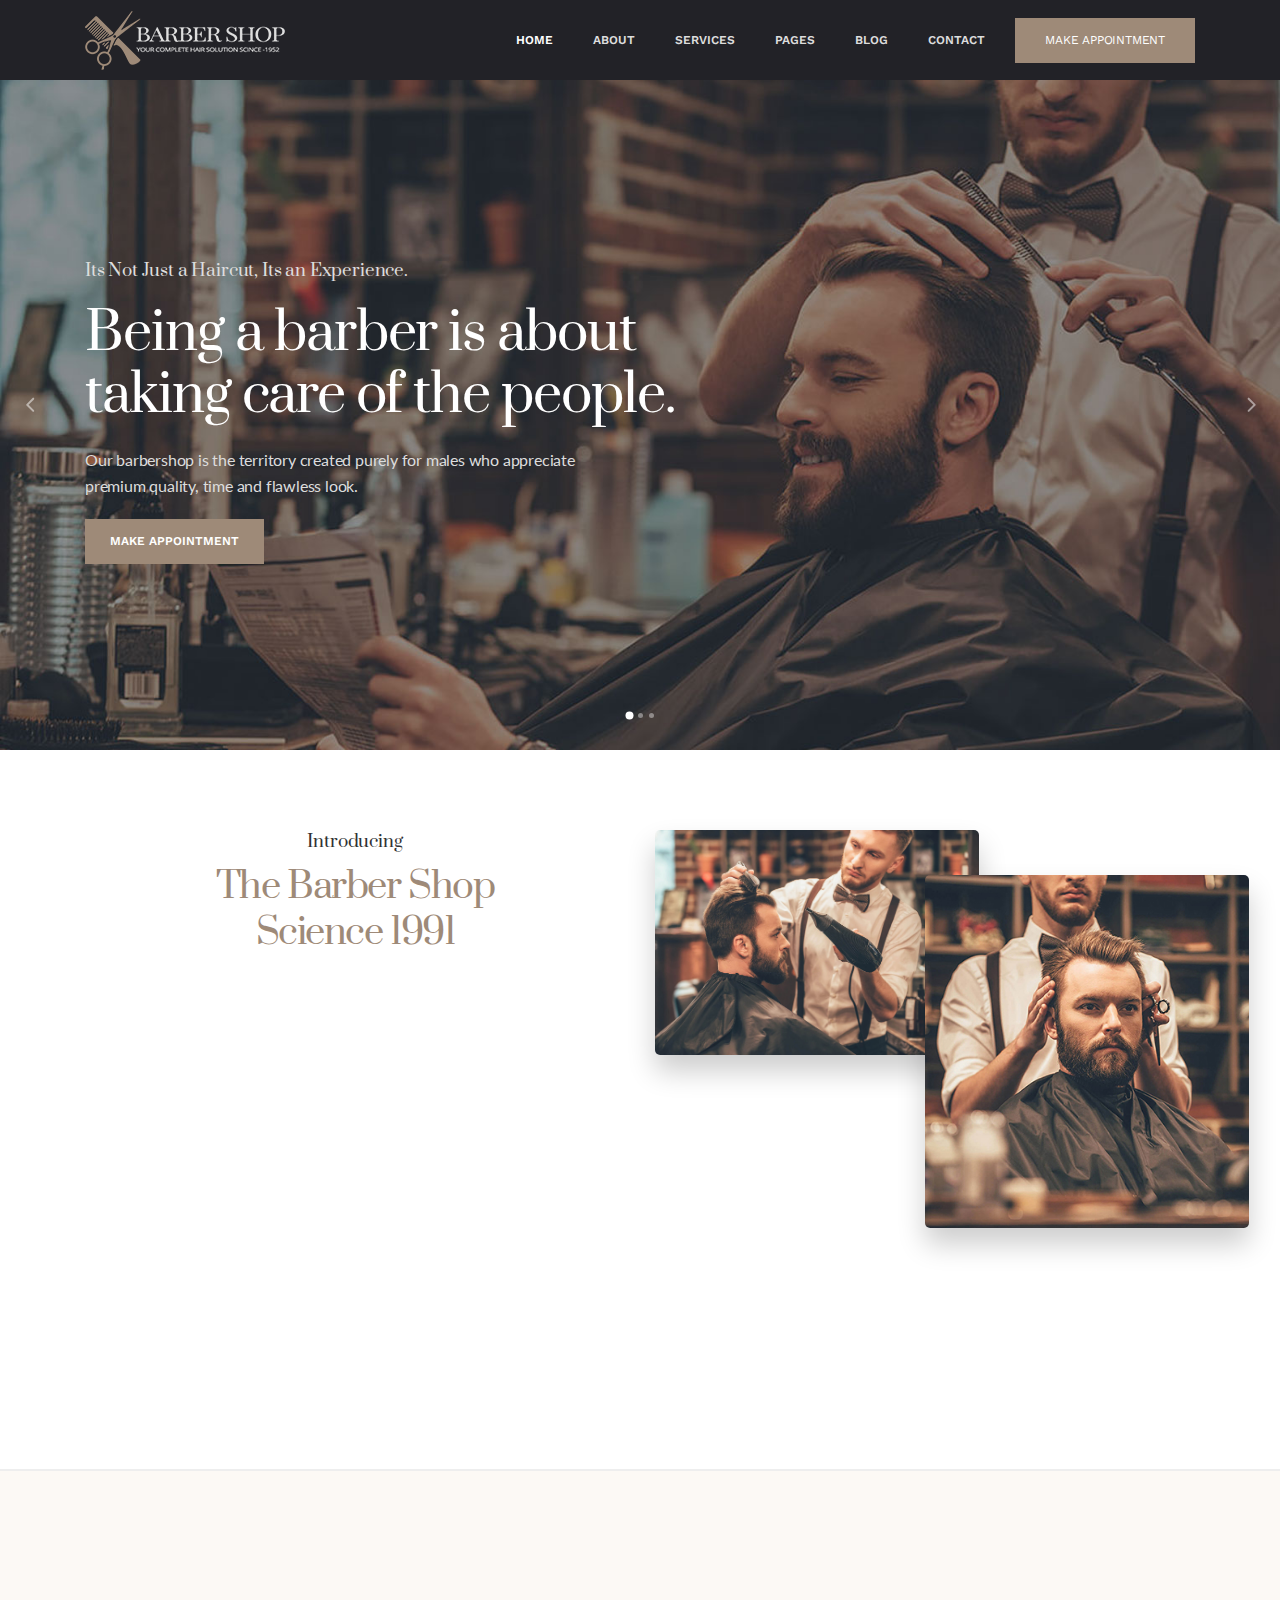
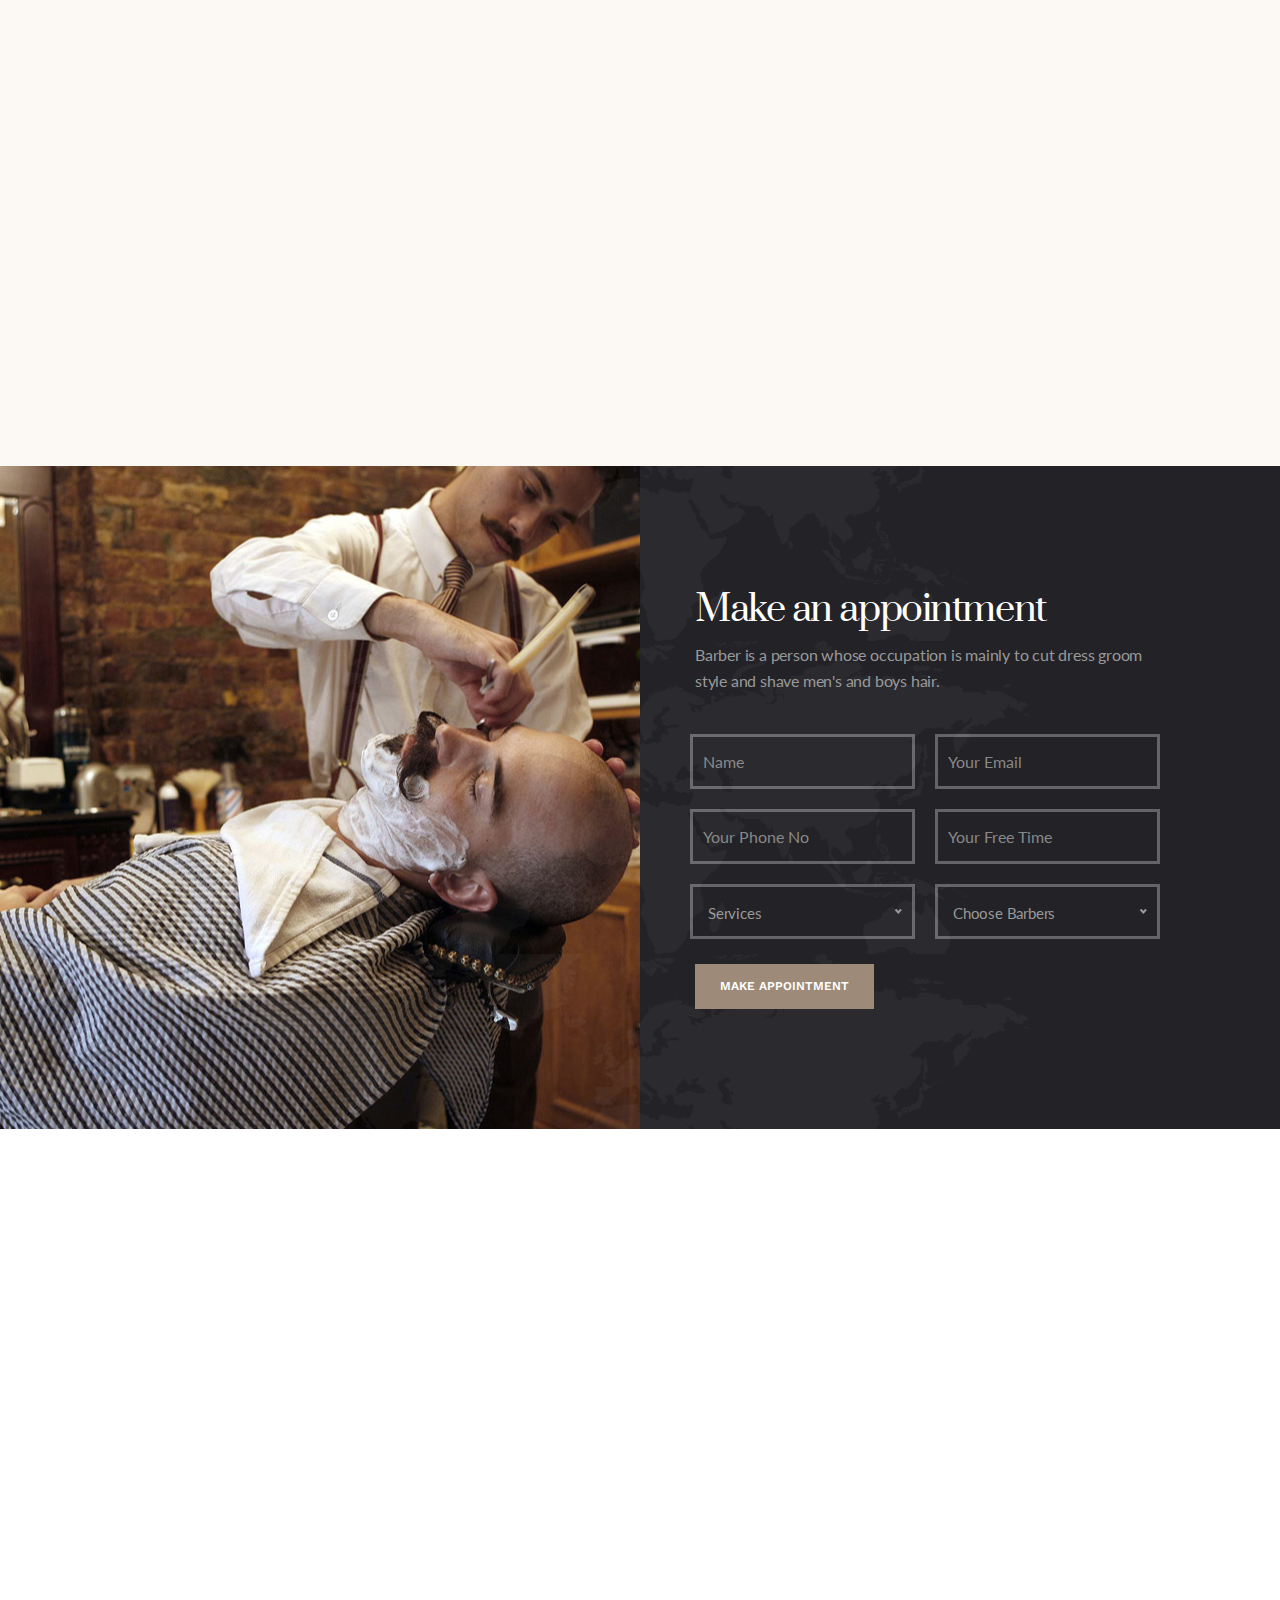
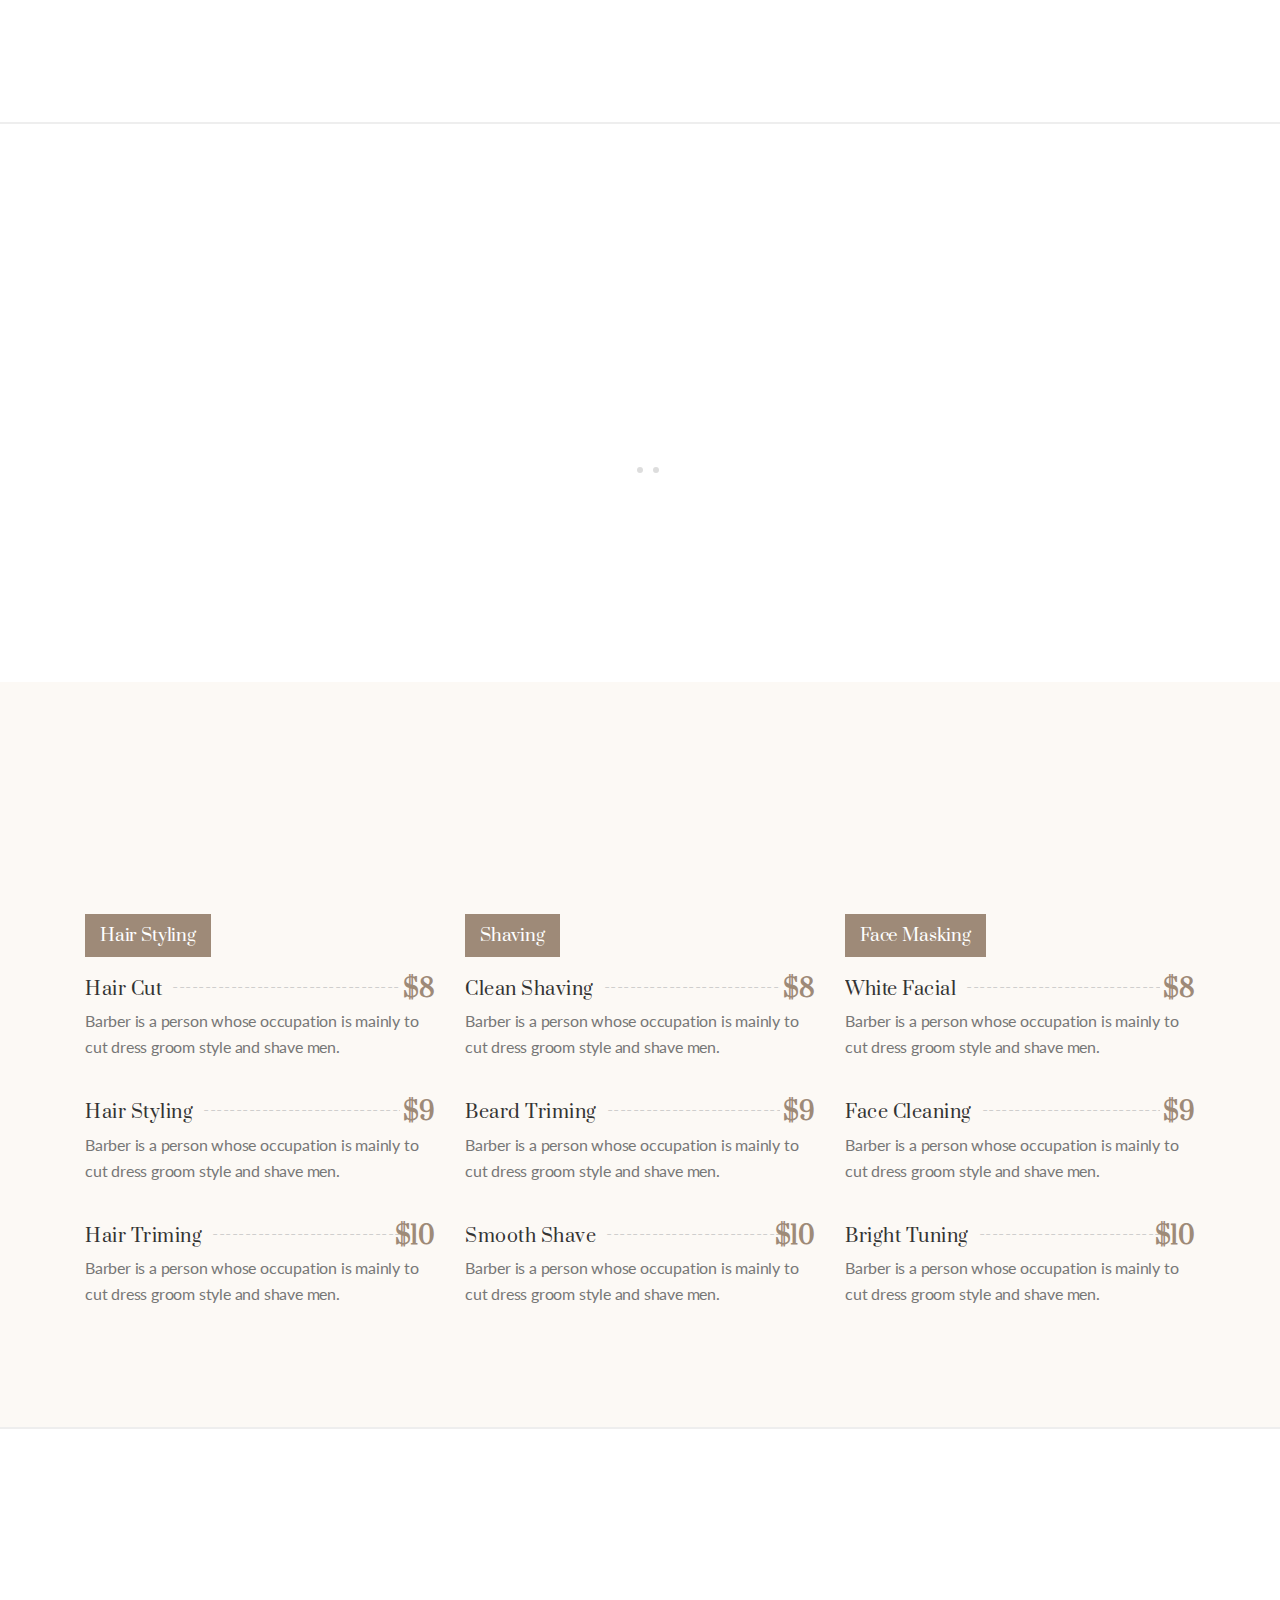
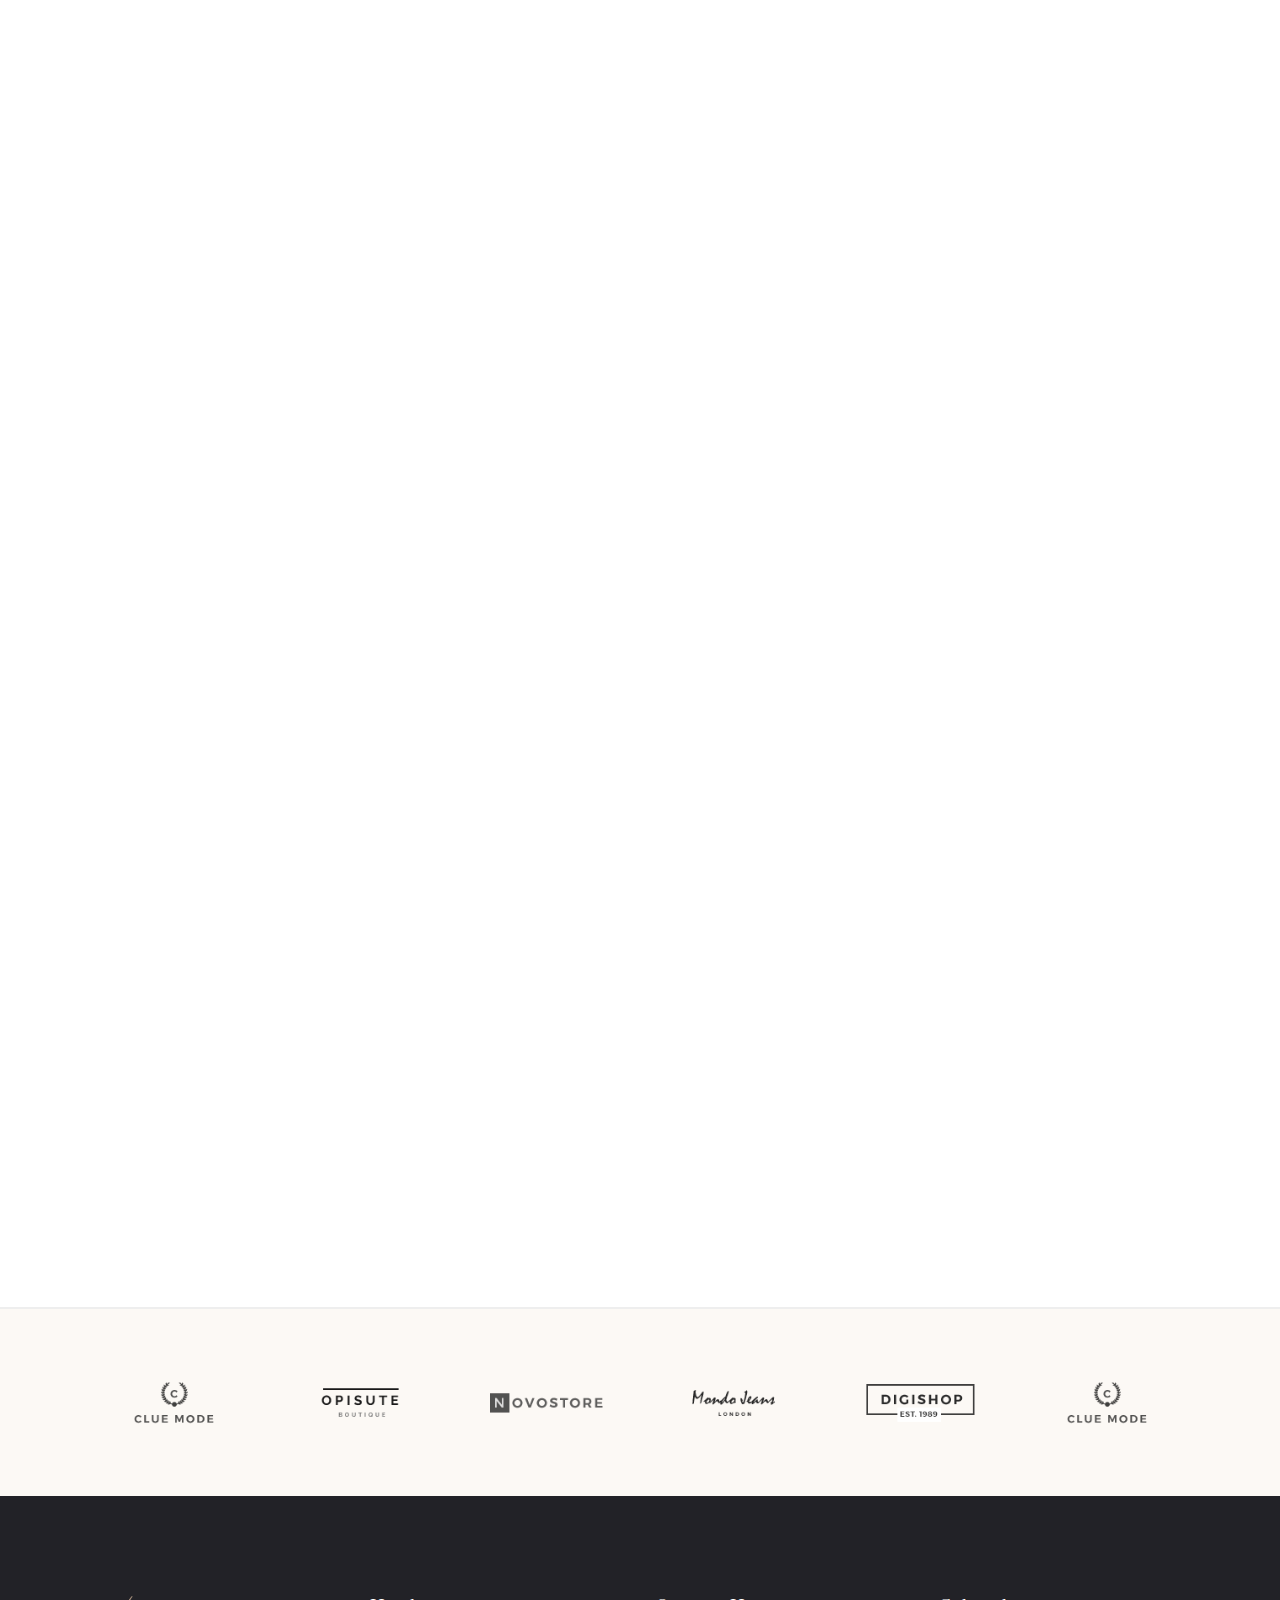
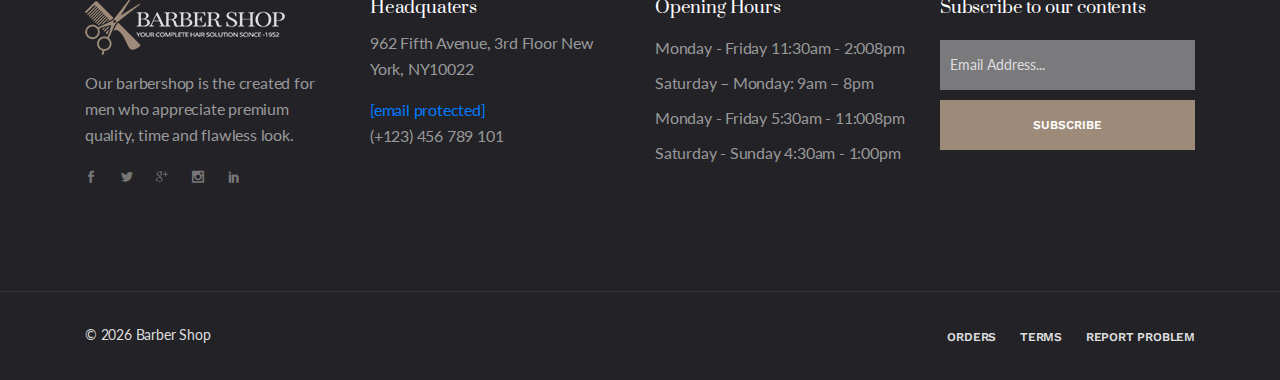
<file: index-2.html>
<!doctype html>
<html class="no-js" lang="en">

<head>
    <meta charset="utf-8">
    <meta name="viewport" content="width=device-width, initial-scale=1">
    <meta name="description" content="BarberShop & Hair Salon HTML Template">
    <meta name="author" content="">
    <title>Barber Shop || BarberShop Hair Salon HTML Template</title>
    <link rel="shortcut icon" type="image/x-icon" href="img/favicon.png">

    <link rel="stylesheet" href="css/elegant-font-icons.css">

    <link rel="stylesheet" href="css/elegant-line-icons.css">

    <link rel="stylesheet" href="css/themify-icons.css">

    <link rel="stylesheet" href="css/barber-icons.css">

    <link rel="stylesheet" href="css/bootstrap.min.css">

    <link rel="stylesheet" href="css/animate.min.css">

    <link rel="stylesheet" href="css/venobox/venobox.css">

    <link rel="stylesheet" href="css/nice-select.css">

    <link rel="stylesheet" href="css/owl.carousel.css">

    <link rel="stylesheet" href="css/slicknav.min.css">

    <link rel="stylesheet" href="css/main.css">

    <link rel="stylesheet" href="css/responsive.css">
    <script src="js/vendor/modernizr-2.8.3-respond-1.4.2.min.js"></script>
</head>

<body>
    <div id='preloader'>
        <div class='loader'>
            <img src="img/loading.gif" width="80" alt="">
        </div>
    </div>
    <header id="header" class="header-section">
        <div class="container">
            <nav class="navbar ">
                <a href="#" class="navbar-brand"><img src="img/logo.png" alt="Barbershop"></a>
                <div class="d-flex menu-wrap align-items-center">
                    <div id="mainmenu" class="mainmenu">
                        <ul class="nav">
                            <li><a data-scroll class="nav-link active" href="index-2.html">Home<span
                                        class="sr-only">(current)</span></a>
                                <ul>
                                    <li><a href="index-2.html">Home Default</a></li>
                                    <li><a href="index-3.html">Home Modern</a></li>
                                    <li><a href="index-4.html">Home Classic</a></li>
                                </ul>
                            </li>
                            <li><a href="about-us.html">About</a>
                                <ul>
                                    <li><a href="about-us.html">About Us</a></li>
                                    <li><a href="about-company.html">About Company</a></li>
                                </ul>
                            </li>
                            <li><a href="services.html">Services</a>
                                <ul>
                                    <li><a href="services.html">Services 01</a></li>
                                    <li><a href="services-2.html">Services 02</a></li>
                                </ul>
                            </li>
                            <li><a href="#">Pages</a>
                                <ul>
                                    <li><a href="appointment.html">Appointment</a></li>
                                    <li><a href="gallery.html">Gallery</a></li>
                                    <li><a href="team.html">Our Team</a></li>
                                    <li><a href="pricing.html">Our Pricing</a></li>
                                    <li><a href="404.html">404 Error</a></li>
                                </ul>
                            </li>
                            <li><a href="#">Blog</a>
                                <ul>
                                    <li><a href="blog-grid.html">Blog Grid</a></li>
                                    <li><a href="blog-classic.html">Blog Classic</a></li>
                                    <li><a href="blog-single.html">Blog Single</a></li>
                                </ul>
                            </li>
                            <li><a href="contact.html">Contact</a></li>
                        </ul>
                    </div>
                    <div class="header-btn">
                        <a href="#" class="menu-btn">Make Appointment</a>
                    </div>
                </div>
            </nav>
        </div>
    </header>

    
    <section class="slider_section">
        <ul id="main-slider" class="owl-carousel main_slider">
            <li class="main_slide d-flex align-items-center" style="background-image: url(img/slide-1.jpg);">
                <div class="container">
                    <div class="slider_content">
                        <h3>Its Not Just a Haircut, Its an Experience.</h3>
                        <h1>Being a barber is about <br>taking care of the people.</h1>
                        <p>Our barbershop is the territory created purely for males who appreciate<br> premium quality,
                            time and flawless look.</p>
                        <a href="#" class="default_btn">Make Appointment</a>
                    </div>
                </div>
            </li>
            <li class="main_slide d-flex align-items-center" style="background-image: url(img/slide-2.jpg);">
                <div class="container">
                    <div class="slider_content">
                        <h3>Classic Hair Style & Shaves.</h3>
                        <h1>Our hair styles<br>enhances your smile.</h1>
                        <p>Our barbershop is the territory created purely for males who appreciate<br> premium quality,
                            time and flawless look.</p>
                        <a href="#" class="default_btn">Make Appointment</a>
                    </div>
                </div>
            </li>
            <li class="main_slide d-flex align-items-center" style="background-image: url(img/slide-3.jpg);">
                <div class="container">
                    <div class="slider_content">
                        <h3>Its Not Just a Haircut, Its an Experience.</h3>
                        <h1>Where mens want <br>to look there very best.</h1>
                        <p>Our barbershop is the territory created purely for males who appreciate<br> premium quality,
                            time and flawless look.</p>
                        <a href="#" class="default_btn">Make Appointment</a>
                    </div>
                </div>
            </li>
        </ul>
    </section>
    <section id="about" class="about_section bd-bottom padding">
        <div class="container">
            <div class="row">
                <div class="col-md-6">
                    <div class="about_content align-center">
                        <h3 class="wow fadeInUp" data-wow-delay="100ms">Introducing</h3>
                        <h2 class="wow fadeInUp" data-wow-delay="200ms">The Barber Shop <br>Science 1991</h2>
                        <img class="wow fadeInUp" data-wow-delay="500ms" src="img/about-logo.png" alt="logo">
                        <p class="wow fadeInUp" data-wow-delay="600ms">Barber is a person whose occupation is mainly to
                            cut dress groom style and shave men's and boys' hair. A barber's place of work is known as a
                            "barbershop" or a "barber's". Barbershops are also places of social interaction and public
                            discourse. In some instances, barbershops are also public forums.</p>
                        <a href="#" class="default_btn wow fadeInUp" data-wow-delay="600ms">More About Us</a>
                    </div>
                </div>
                <div class="col-md-6 d-none d-md-block">
                    <div class="about_img">
                        <img src="img/about-1.jpg" alt="idea-images" class="about_img_1 wow fadeInLeft"
                            data-wow-delay="200ms">
                        <img src="img/about-2.jpg" alt="idea-images" class="about_img_2 wow fadeInRight"
                            data-wow-delay="400ms">
                        <img src="img/about-3.jpg" alt="idea-images" class="about_img_3 wow fadeInLeft"
                            data-wow-delay="600ms">
                    </div>
                </div>
            </div>
        </div>
    </section>
    <section class="service_section bg-grey padding">
        <div class="container">
            <div class="section_heading text-center mb-40 wow fadeInUp" data-wow-delay="300ms">
                <h3>Trendy Salon &amp; Spa</h3>
                <h2>Our Services</h2>
                <div class="heading-line"></div>
            </div>
            <div class="row">
                <div class="col-lg-3 col-md-6 sm-padding wow fadeInUp" data-wow-delay="200ms">
                    <div class="service_box">
                        <i class="bs bs-scissors-1"></i>
                        <h3>Haircut Styles</h3>
                        <p>Barber is a person whose occupation is mainly to cut dress style.</p>
                    </div>
                </div>
                <div class="col-lg-3 col-md-6 sm-padding wow fadeInUp" data-wow-delay="300ms">
                    <div class="service_box">
                        <i class="bs bs-razor-2"></i>
                        <h3>Beard Triming</h3>
                        <p>Barber is a person whose occupation is mainly to cut dress style.</p>
                    </div>
                </div>
                <div class="col-lg-3 col-md-6 sm-padding wow fadeInUp" data-wow-delay="400ms">
                    <div class="service_box">
                        <i class="bs bs-brush"></i>
                        <h3>Smooth Shave</h3>
                        <p>Barber is a person whose occupation is mainly to cut dress style.</p>
                    </div>
                </div>
                <div class="col-lg-3 col-md-6 sm-padding wow fadeInUp" data-wow-delay="500ms">
                    <div class="service_box">
                        <i class="bs bs-hairbrush-1"></i>
                        <h3>Face Masking</h3>
                        <p>Barber is a person whose occupation is mainly to cut dress style.</p>
                    </div>
                </div>
            </div>
        </div>
    </section>
    <section class="book_section padding">
        <div class="book_bg"></div>
        <div class="map_pattern"></div>
        <div class="container">
            <div class="row">
                <div class="col-md-6 offset-md-6">
                    <form action="https://html.dynamiclayers.net/dl/barbershop/appointment.php" method="post"
                        id="appointment_form" class="form-horizontal appointment_form">
                        <div class="book_content">
                            <h2>Make an appointment</h2>
                            <p>Barber is a person whose occupation is mainly to cut dress groom <br>style and shave
                                men's and boys hair.</p>
                        </div>
                        <div class="form-group row">
                            <div class="col-md-6 padding-10">
                                <input type="text" id="app_name" name="app_name" class="form-control" placeholder="Name"
                                    required>
                            </div>
                            <div class="col-md-6 padding-10">
                                <input type="email" id="app_email" name="app_email" class="form-control"
                                    placeholder="Your Email" required>
                            </div>
                        </div>
                        <div class="form-group row">
                            <div class="col-md-6 padding-10">
                                <input type="text" id="app_phone" name="app_phone" class="form-control"
                                    placeholder="Your Phone No" required>
                            </div>
                            <div class="col-md-6 padding-10">
                                <input type="text" id="app_free_time" name="app_free_time" class="form-control"
                                    placeholder="Your Free Time" required>
                            </div>
                        </div>
                        <div class="form-group row">
                            <div class="col-md-6 padding-10">
                                <select class="form-control" id="app_services" name="app_services">
                                    <option>Services</option>
                                    <option>Hair Styling</option>
                                    <option>Shaving</option>
                                    <option>Face Mask</option>
                                    <option>Hair Wash</option>
                                    <option>Beard Triming</option>
                                </select>
                            </div>
                            <div class="col-md-6 padding-10">
                                <select class="form-control" id="app_barbers" name="app_barbers">
                                    <option>Choose Barbers</option>
                                    <option>Michel Brown</option>
                                    <option>Jonathan Smith</option>
                                    <option>Jack Tosan</option>
                                    <option>Martin Lane</option>
                                </select>
                            </div>
                        </div>
                        <button id="app_submit" class="default_btn" type="submit">Make Appointment</button>
                        <div id="msg-status" class="alert" role="alert"></div>
                    </form>
                </div>
            </div>
        </div>
    </section>
    <section id="team" class="team_section bd-bottom padding">
        <div class="container">
            <div class="section_heading text-center mb-40 wow fadeInUp" data-wow-delay="300ms">
                <h3>Trendy Salon &amp; Spa</h3>
                <h2>Our Barbers</h2>
                <div class="heading-line"></div>
            </div>
            <ul class="team_members row">
                <li class="col-lg-3 col-md-6 sm-padding wow fadeInUp" data-wow-delay="200ms">
                    <div class="team_member">
                        <img src="img/team-1.jpg" alt="Team Member">
                        <div class="overlay">
                            <h3>Kyle Frederick</h3>
                            <p>WEB DESIGNER</p>
                        </div>
                    </div>
                </li>
                <li class="col-lg-3 col-md-6 sm-padding wow fadeInUp" data-wow-delay="300ms">
                    <div class="team_member">
                        <img src="img/team-2.jpg" alt="Team Member">
                        <div class="overlay">
                            <h3>José Carpio</h3>
                            <p>WORDPRESS DEVELOPER</p>
                        </div>
                    </div>
                </li>
                <li class="col-lg-3 col-md-6 sm-padding wow fadeInUp" data-wow-delay="400ms">
                    <div class="team_member">
                        <img src="img/team-3.jpg" alt="Team Member">
                        <div class="overlay">
                            <h3>Michel Ibáñez</h3>
                            <p>ONLINE MARKETER</p>
                        </div>
                    </div>
                </li>
                <li class="col-lg-3 col-md-6 sm-padding wow fadeInUp" data-wow-delay="500ms">
                    <div class="team_member">
                        <img src="img/team-4.jpg" alt="Team Member">
                        <div class="overlay">
                            <h3>Adam Castellon</h3>
                            <p>JAVA SPECIALIST</p>
                        </div>
                    </div>
                </li>
            </ul>
        </div>
    </section>
    <section id="reviews" class="testimonial_section padding">
        <div class="container">
            <ul id="testimonial_carousel" class="testimonial_items owl-carousel">
                <li class="testimonial_item">
                    <p>"There are design companies, and then there are user experience design interface design<br>
                        professional. By far one of the worlds best known brands."</p>
                    <h4 class="text-white">Anita Tran, IT Solutions.</h4>
                </li>
                <li class="testimonial_item">
                    <p>"There are design companies, and then there are user experience design interface design<br>
                        professional. By far one of the worlds best known brands."</p>
                    <h4 class="text-white">Leslie Williamson, Developer.</h4>
                </li>
                <li class="testimonial_item">
                    <p>"There are design companies, and then there are user experience design interface design<br>
                        professional. By far one of the worlds best known brands."</p>
                    <h4 class="text-white">Fred Moody, Network Software.</h4>
                </li>
            </ul>
        </div>
    </section>
    <section class="pricing_section bg-grey bd-bottom padding">
        <div class="container">
            <div class="section_heading text-center mb-40 wow fadeInUp" data-wow-delay="300ms">
                <h3>Save 20% On Beauty Spa</h3>
                <h2>Our Barber Pricing</h2>
                <div class="heading-line"></div>
            </div>
            <div class="row">
                <div class="col-lg-4 col-md-6 sm-padding">
                    <div class="price_wrap">
                        <h3>Hair Styling</h3>
                        <ul class="price_list">
                            <li>
                                <h4>Hair Cut</h4>
                                <p>Barber is a person whose occupation is mainly to cut dress groom style and shave men.
                                </p>
                                <span class="price">$8</span>
                            </li>
                            <li>
                                <h4>Hair Styling</h4>
                                <p>Barber is a person whose occupation is mainly to cut dress groom style and shave men.
                                </p>
                                <span class="price">$9</span>
                            </li>
                            <li>
                                <h4>Hair Triming</h4>
                                <p>Barber is a person whose occupation is mainly to cut dress groom style and shave men.
                                </p>
                                <span class="price">$10</span>
                            </li>
                        </ul>
                    </div>
                </div>
                <div class="col-lg-4 col-md-6 sm-padding">
                    <div class="price_wrap">
                        <h3>Shaving</h3>
                        <ul class="price_list">
                            <li>
                                <h4>Clean Shaving</h4>
                                <p>Barber is a person whose occupation is mainly to cut dress groom style and shave men.
                                </p>
                                <span class="price">$8</span>
                            </li>
                            <li>
                                <h4>Beard Triming</h4>
                                <p>Barber is a person whose occupation is mainly to cut dress groom style and shave men.
                                </p>
                                <span class="price">$9</span>
                            </li>
                            <li>
                                <h4>Smooth Shave</h4>
                                <p>Barber is a person whose occupation is mainly to cut dress groom style and shave men.
                                </p>
                                <span class="price">$10</span>
                            </li>
                        </ul>
                    </div>
                </div>
                <div class="col-lg-4 col-md-12 sm-padding">
                    <div class="price_wrap">
                        <h3>Face Masking</h3>
                        <ul class="price_list">
                            <li>
                                <h4>White Facial</h4>
                                <p>Barber is a person whose occupation is mainly to cut dress groom style and shave men.
                                </p>
                                <span class="price">$8</span>
                            </li>
                            <li>
                                <h4>Face Cleaning</h4>
                                <p>Barber is a person whose occupation is mainly to cut dress groom style and shave men.
                                </p>
                                <span class="price">$9</span>
                            </li>
                            <li>
                                <h4>Bright Tuning</h4>
                                <p>Barber is a person whose occupation is mainly to cut dress groom style and shave men.
                                </p>
                                <span class="price">$10</span>
                            </li>
                        </ul>
                    </div>
                </div>
            </div>
        </div>
    </section>
    <section class="cta_section padding">
        <div class="container">
            <div class="display-table">
                <div class="table-cel">
                    <div class="cta_content align-center wow fadeInUp" data-wow-delay="300ms">
                        <h2>Making You Look Good <br> Is In Our Haritage.</h2>
                        <p>Barber is a person whose occupation is mainly to cut dress groom <br>style and shave men's
                            and boys hair.</p>
                        <a href="#" class="default_btn">Make Appointment</a>
                    </div>
                </div>
            </div>
        </div>
    </section>
    <section class="blog-section bd-bottom padding">
        <div class="container">
            <div class="section-heading text-center mb-40 wow fadeInUp" data-wow-delay="300ms">
                <h3>From Blog</h3>
                <h2>A Good Newspaper Is A <br> Nation Talking To Itself</h2>
            </div>
            <div class="row blog-wrap">
                <div class="col-lg-4 col-md-6 sm-padding wow fadeInUp" data-wow-delay="200ms">
                    <div class="blog-item">
                        <div class="blog-thumb">
                            <img src="img/post-1.jpg" alt="post">
                            <span class="category"><a href="#">interior</a></span>
                        </div>
                        <div class="blog-content">
                            <h3><a href="#">Minimalist trending in modern architecture 2019</a></h3>
                            <p>Building first evolved out dynamics between needs means available building materials
                                attendant skills.</p>
                            <a href="#" class="read-more">Read More</a>
                        </div>
                    </div>
                </div>
                <div class="col-lg-4 col-md-6 sm-padding wow fadeInUp" data-wow-delay="300ms">
                    <div class="blog-item">
                        <div class="blog-thumb">
                            <img src="img/post-2.jpg" alt="post">
                            <span class="category"><a href="#">Architecture</a></span>
                        </div>
                        <div class="blog-content">
                            <h3><a href="#">Terrace in the town yamazaki kentaro design workshop.</a></h3>
                            <p>Building first evolved out dynamics between needs means available building materials
                                attendant skills.</p>
                            <a href="#" class="read-more">Read More</a>
                        </div>
                    </div>
                </div>
                <div class="col-lg-4 col-md-6 sm-padding wow fadeInUp" data-wow-delay="400ms">
                    <div class="blog-item">
                        <div class="blog-thumb">
                            <img src="img/post-3.jpg" alt="post">
                            <span class="category"><a href="#">Design</a></span>
                        </div>
                        <div class="blog-content">
                            <h3><a href="#">W270 house são paulo arquitetos fabio jorge architeqture.</a></h3>
                            <p>Building first evolved out dynamics between needs means available building materials
                                attendant skills.</p>
                            <a href="#" class="read-more">Read More</a>
                        </div>
                    </div>
                </div>
            </div>
        </div>
    </section>
    <div class="sponsor_section bg-grey padding">
        <div class="container">
            <ul id="sponsor_carousel" class="sponsor_items owl-carousel">
                <li class="sponsor_item">
                    <img src="img/sponsor-1.png" alt="sponsor-image">
                </li>
                <li class="sponsor_item">
                    <img src="img/sponsor-2.png" alt="sponsor-image">
                </li>
                <li class="sponsor_item">
                    <img src="img/sponsor-3.png" alt="sponsor-image">
                </li>
                <li class="sponsor_item">
                    <img src="img/sponsor-4.png" alt="sponsor-image">
                </li>
                <li class="sponsor_item">
                    <img src="img/sponsor-5.png" alt="sponsor-image">
                </li>
                <li class="sponsor_item">
                    <img src="img/sponsor-1.png" alt="sponsor-image">
                </li>
                <li class="sponsor_item">
                    <img src="img/sponsor-2.png" alt="sponsor-image">
                </li>
                <li class="sponsor_item">
                    <img src="img/sponsor-3.png" alt="sponsor-image">
                </li>
            </ul>
        </div>
    </div>

    <section class="widget_section padding">
        <div class="container">
            <div class="row">
                <div class="col-lg-3 col-md-6 sm-padding">
                    <div class="footer_widget">
                        <img class="mb-15" src="img/logo.png" alt="Brand">
                        <p>Our barbershop is the created for men who appreciate premium quality, time and flawless look.
                        </p>
                        <ul class="widget_social">
                            <li><a href="#"><i class="social_facebook"></i></a></li>
                            <li><a href="#"><i class="social_twitter"></i></a></li>
                            <li><a href="#"><i class="social_googleplus"></i></a></li>
                            <li><a href="#"><i class="social_instagram"></i></a></li>
                            <li><a href="#"><i class="social_linkedin"></i></a></li>
                        </ul>
                    </div>
                </div>
                <div class="col-lg-3 col-md-6 sm-padding">
                    <div class="footer_widget">
                        <h3>Headquaters</h3>
                        <p>962 Fifth Avenue, 3rd Floor New York, NY10022</p>
                        <p><a href="https://html.dynamiclayers.net/cdn-cgi/l/email-protection" class="__cf_email__"
                                data-cfemail="024a676e6e6d42667b6c636f6b616e637b6770712c6c6776">[email&#160;protected]</a>
                            <br>(+123) 456 789 101</p>
                    </div>
                </div>
                <div class="col-lg-3 col-md-6 sm-padding">
                    <div class="footer_widget">
                        <h3>Opening Hours</h3>
                        <ul class="opening_time">
                            <li>Monday - Friday 11:30am - 2:008pm</li>
                            <li>Saturday – Monday: 9am – 8pm</li>
                            <li>Monday - Friday 5:30am - 11:008pm</li>
                            <li>Saturday - Sunday 4:30am - 1:00pm</li>
                        </ul>
                    </div>
                </div>
                <div class="col-lg-3 col-md-12 sm-padding">
                    <div class="footer_widget">
                        <h3>Subscribe to our contents</h3>
                        <div class="subscribe_form">
                            <form action="#" class="subscribe_form">
                                <input type="email" name="email" id="subs-email" class="form_input"
                                    placeholder="Email Address...">
                                <button type="submit" class="submit">SUBSCRIBE</button>
                                <div class="clearfix"></div>
                                <div id="subscribe-result">
                                    <p class="subscription-success"></p>
                                    <p class="subscription-error"></p>
                                </div>
                            </form>
                        </div>
                    </div>
                </div>
            </div>
        </div>
    </section>
    <footer class="footer_section">
        <div class="container">
            <div class="row">
                <div class="col-md-6 xs-padding">
                    <div class="copyright">&copy;
                        <script type="text/javascript"> document.write(new Date().getFullYear())</script> Barber Shop
                        
                    </div>
                </div>
                <div class="col-md-6 xs-padding">
                    <ul class="footer_social">
                        <li><a href="#">Orders</a></li>
                        <li><a href="#">Terms</a></li>
                        <li><a href="#">Report Problem</a></li>
                    </ul>
                </div>
            </div>
        </div>
    </footer>
    <a data-scroll href="#header" id="scroll-to-top"><i class="arrow_up"></i></a>

    <script src="js/vendor/jquery-1.12.4.min.js"></script>

    <script src="js/vendor/bootstrap.min.js"></script>

    <script src="js/vendor/imagesloaded.pkgd.min.js"></script>

    <script src="js/vendor/owl.carousel.min.js"></script>

    <script src="js/vendor/jquery.isotope.v3.0.2.js"></script>

    <script src="js/vendor/smooth-scroll.min.js"></script>

    <script src="js/vendor/venobox.min.js"></script>

    <script src="js/vendor/jquery.ajaxchimp.min.js"></script>

    <script src="js/vendor/jquery.slicknav.min.js"></script>

    <script src="js/vendor/jquery.nice-select.min.js"></script>

    <script src="js/vendor/jquery.mb.YTPlayer.min.js"></script>

    <script src="js/vendor/wow.min.js"></script>

    <script src="js/contact.js"></script>

    <script src="js/appointment.js"></script>

    <script src="js/main.js"></script>
</body>


</html>
</file>
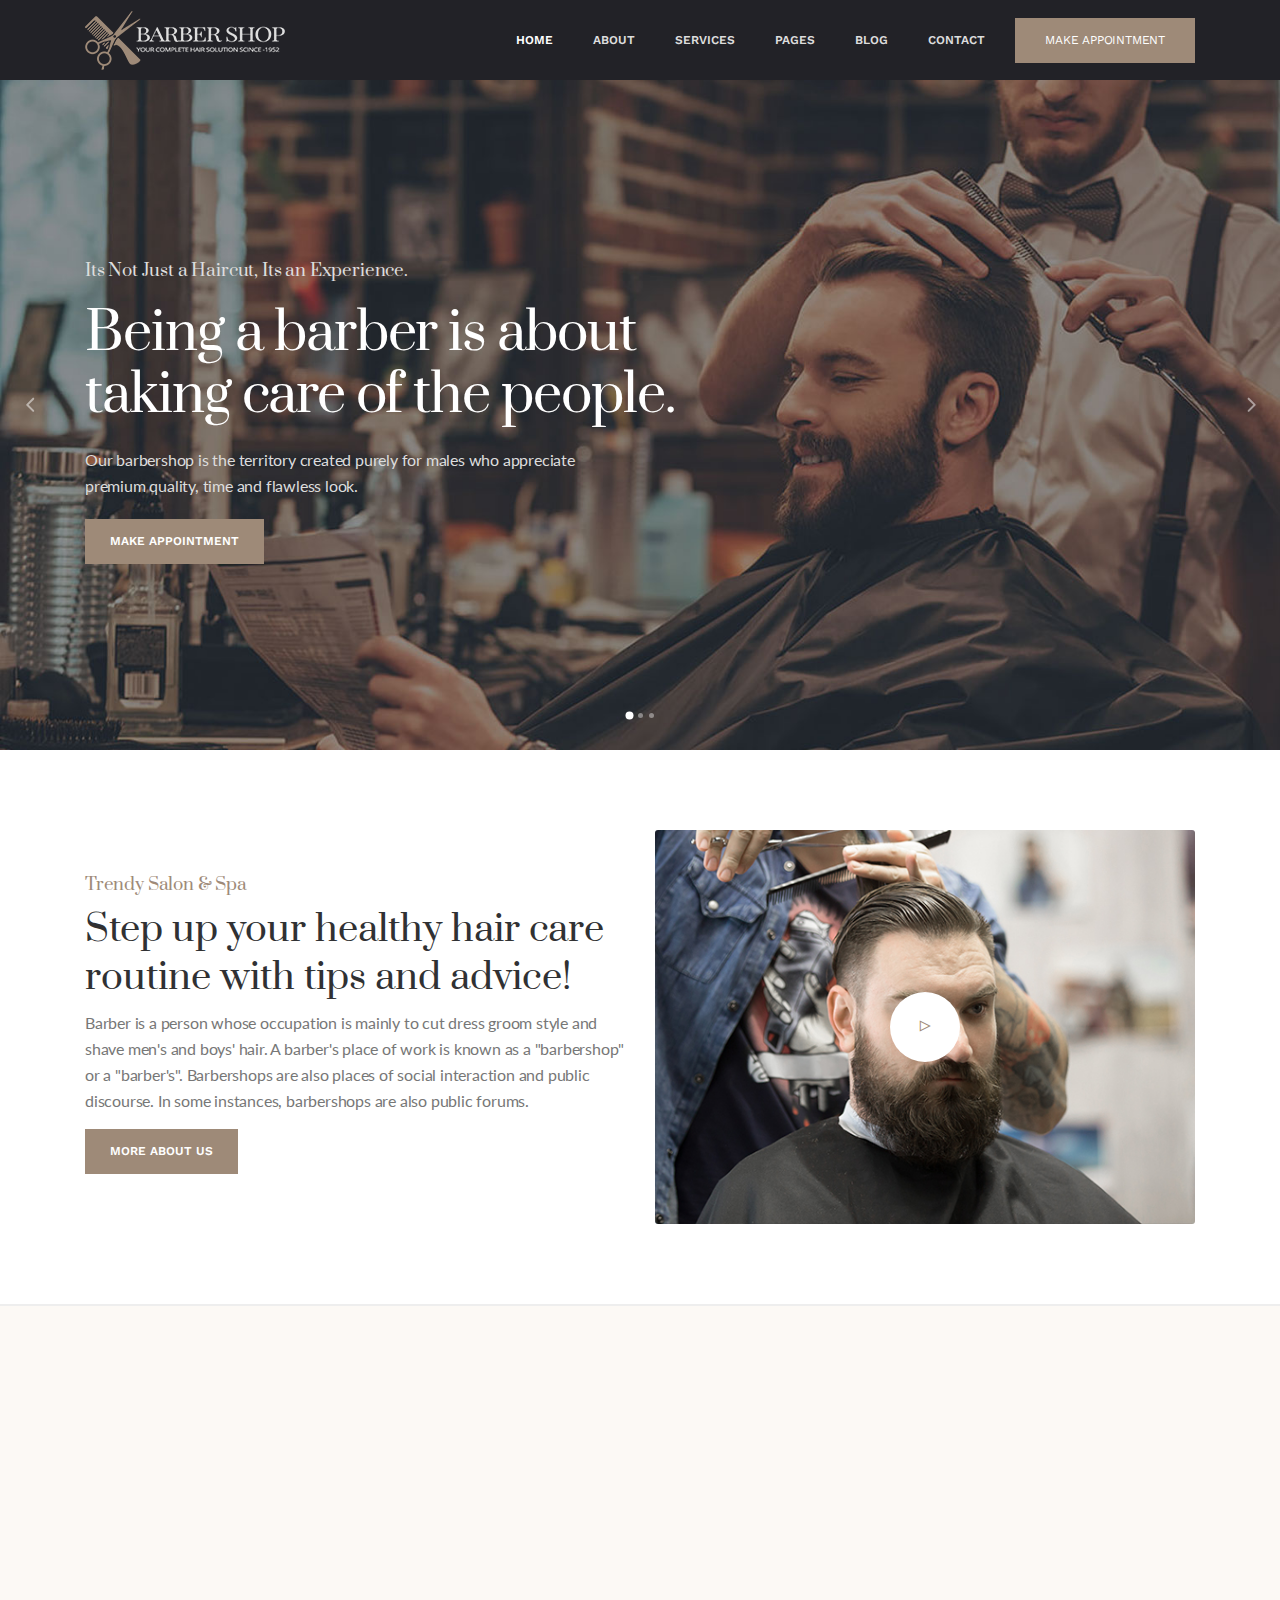
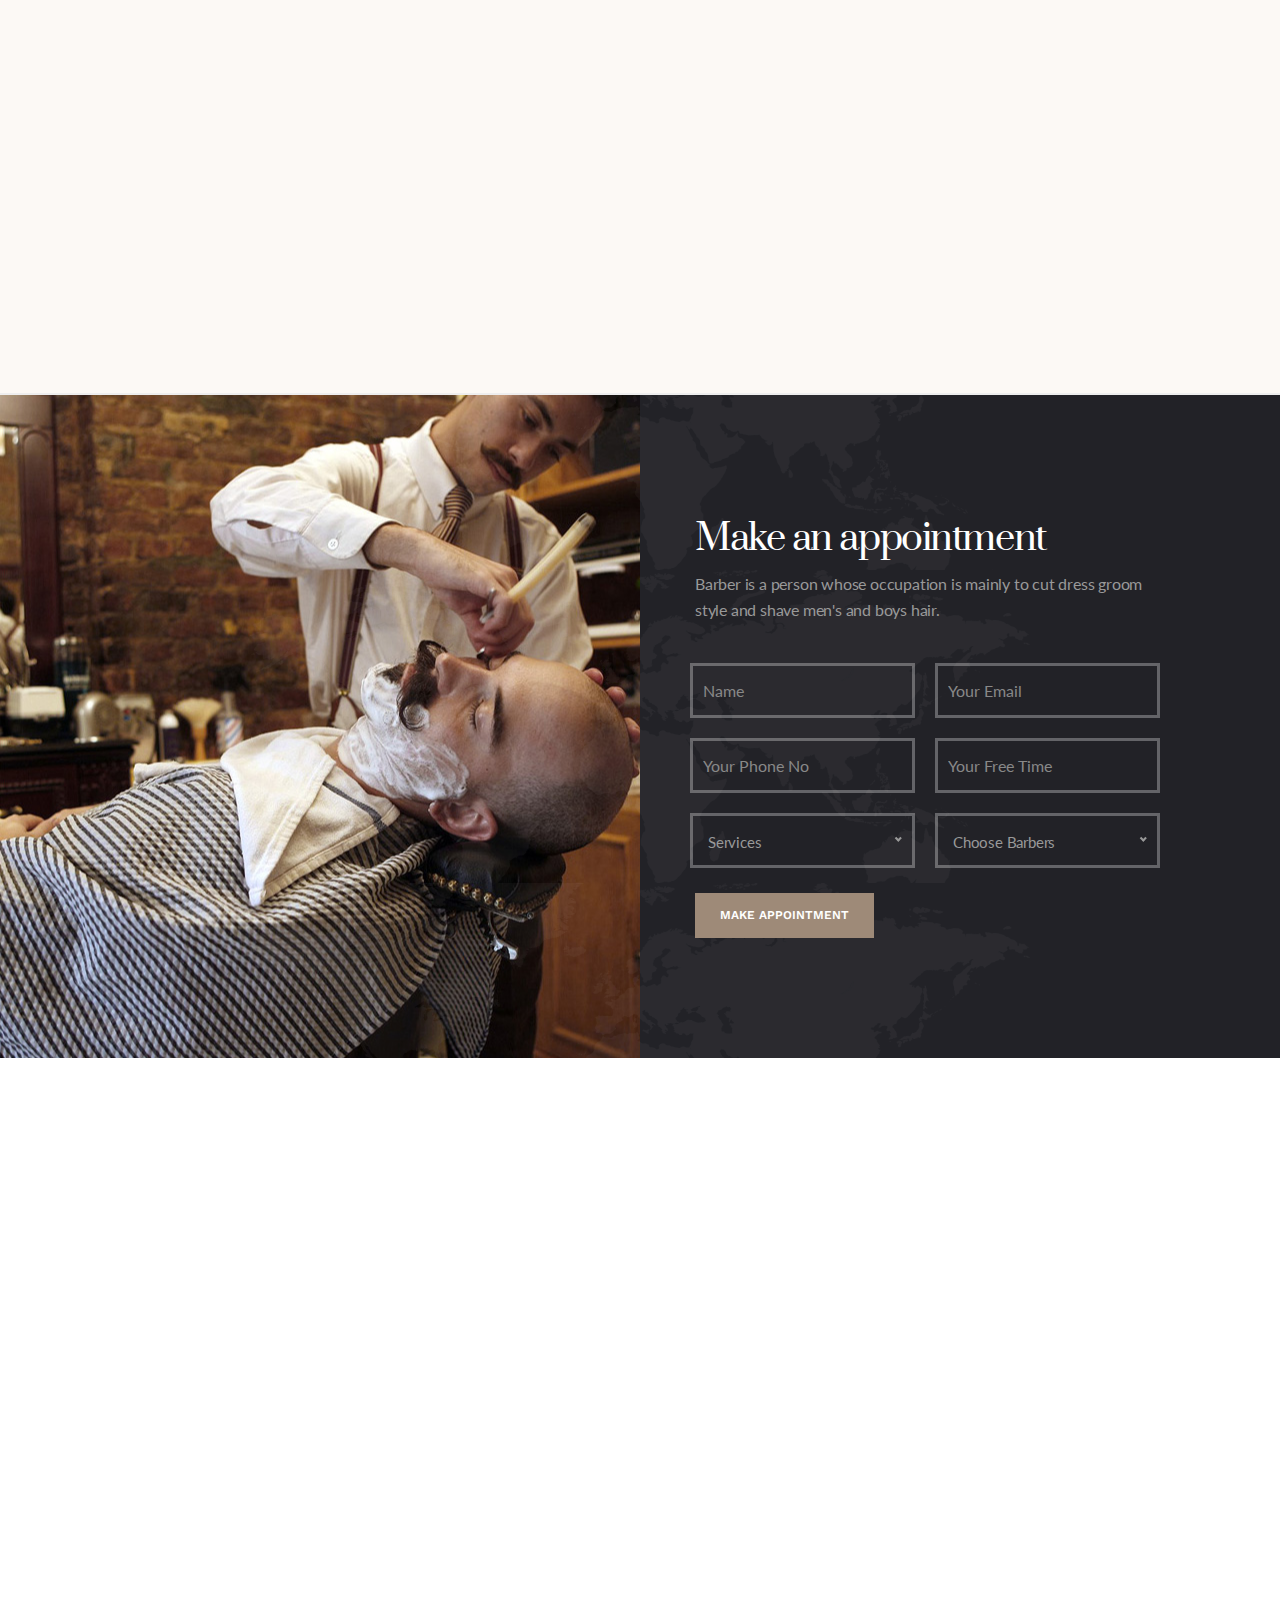
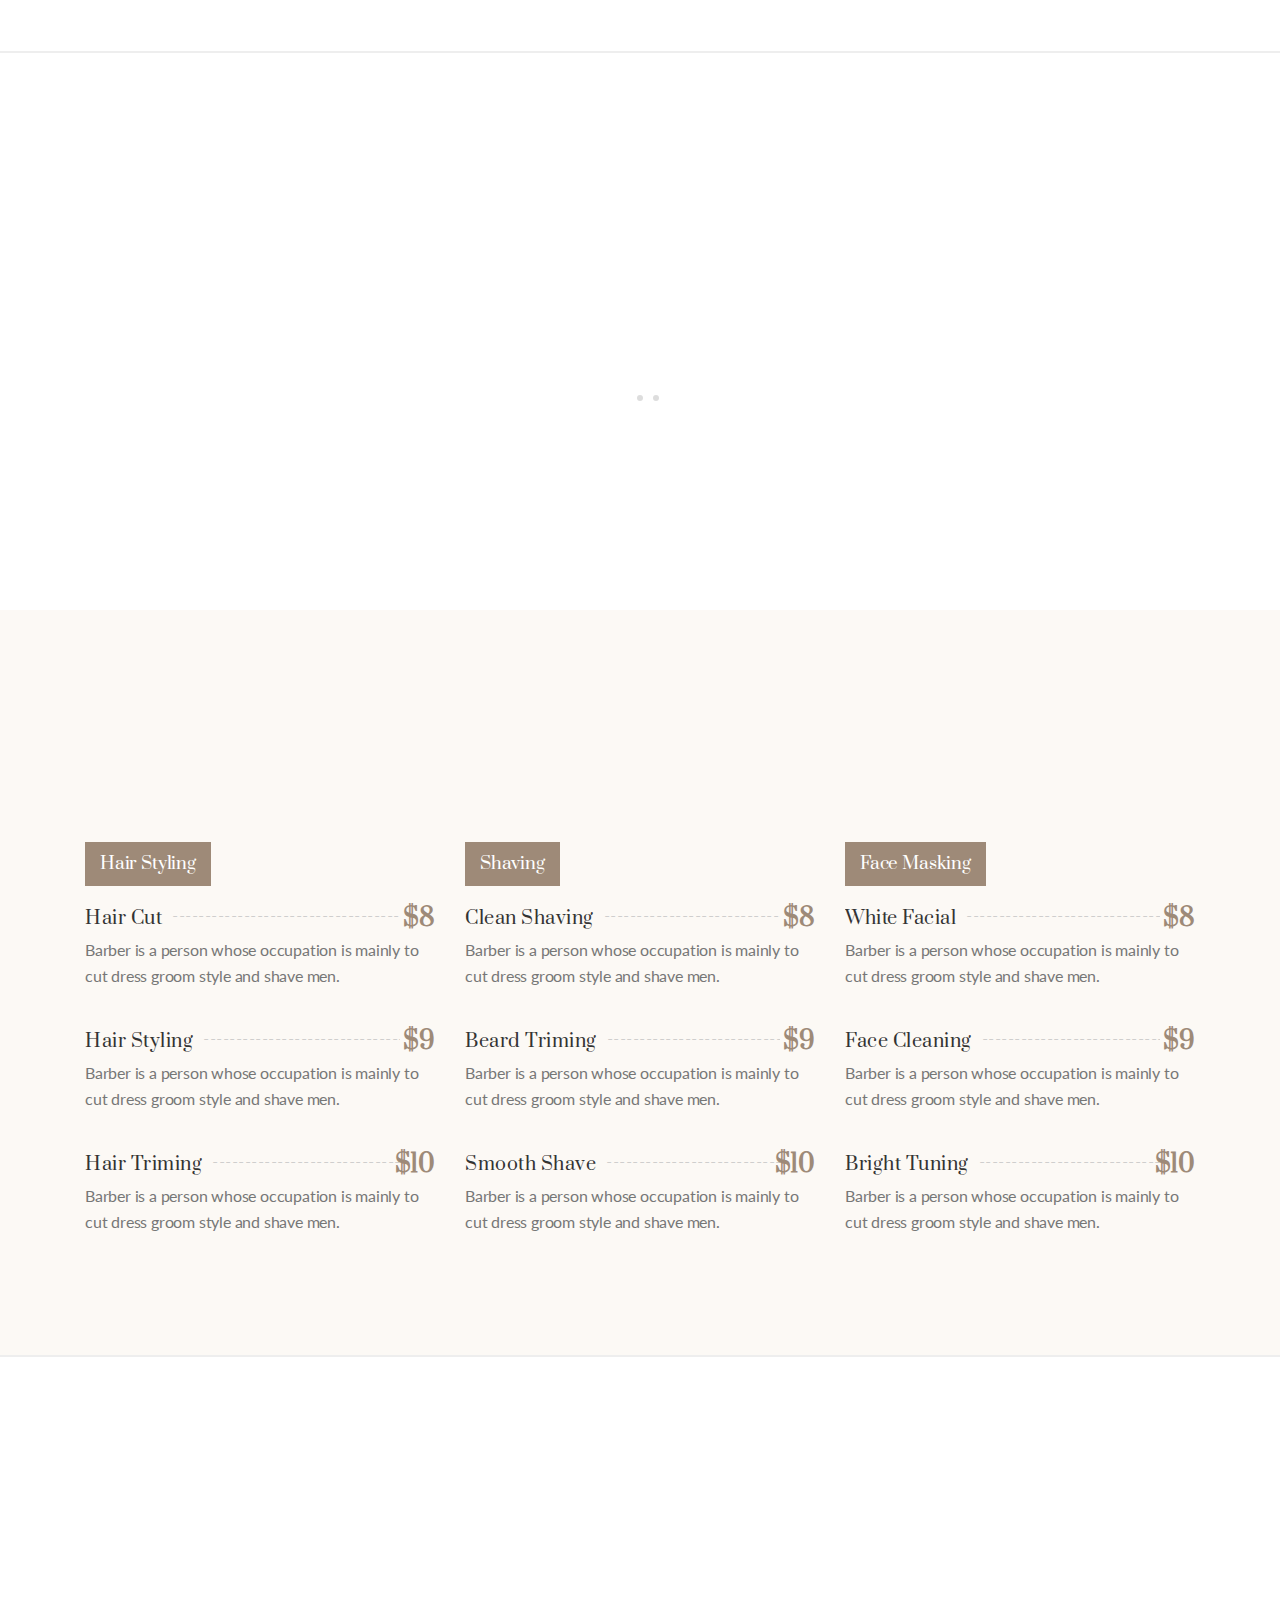
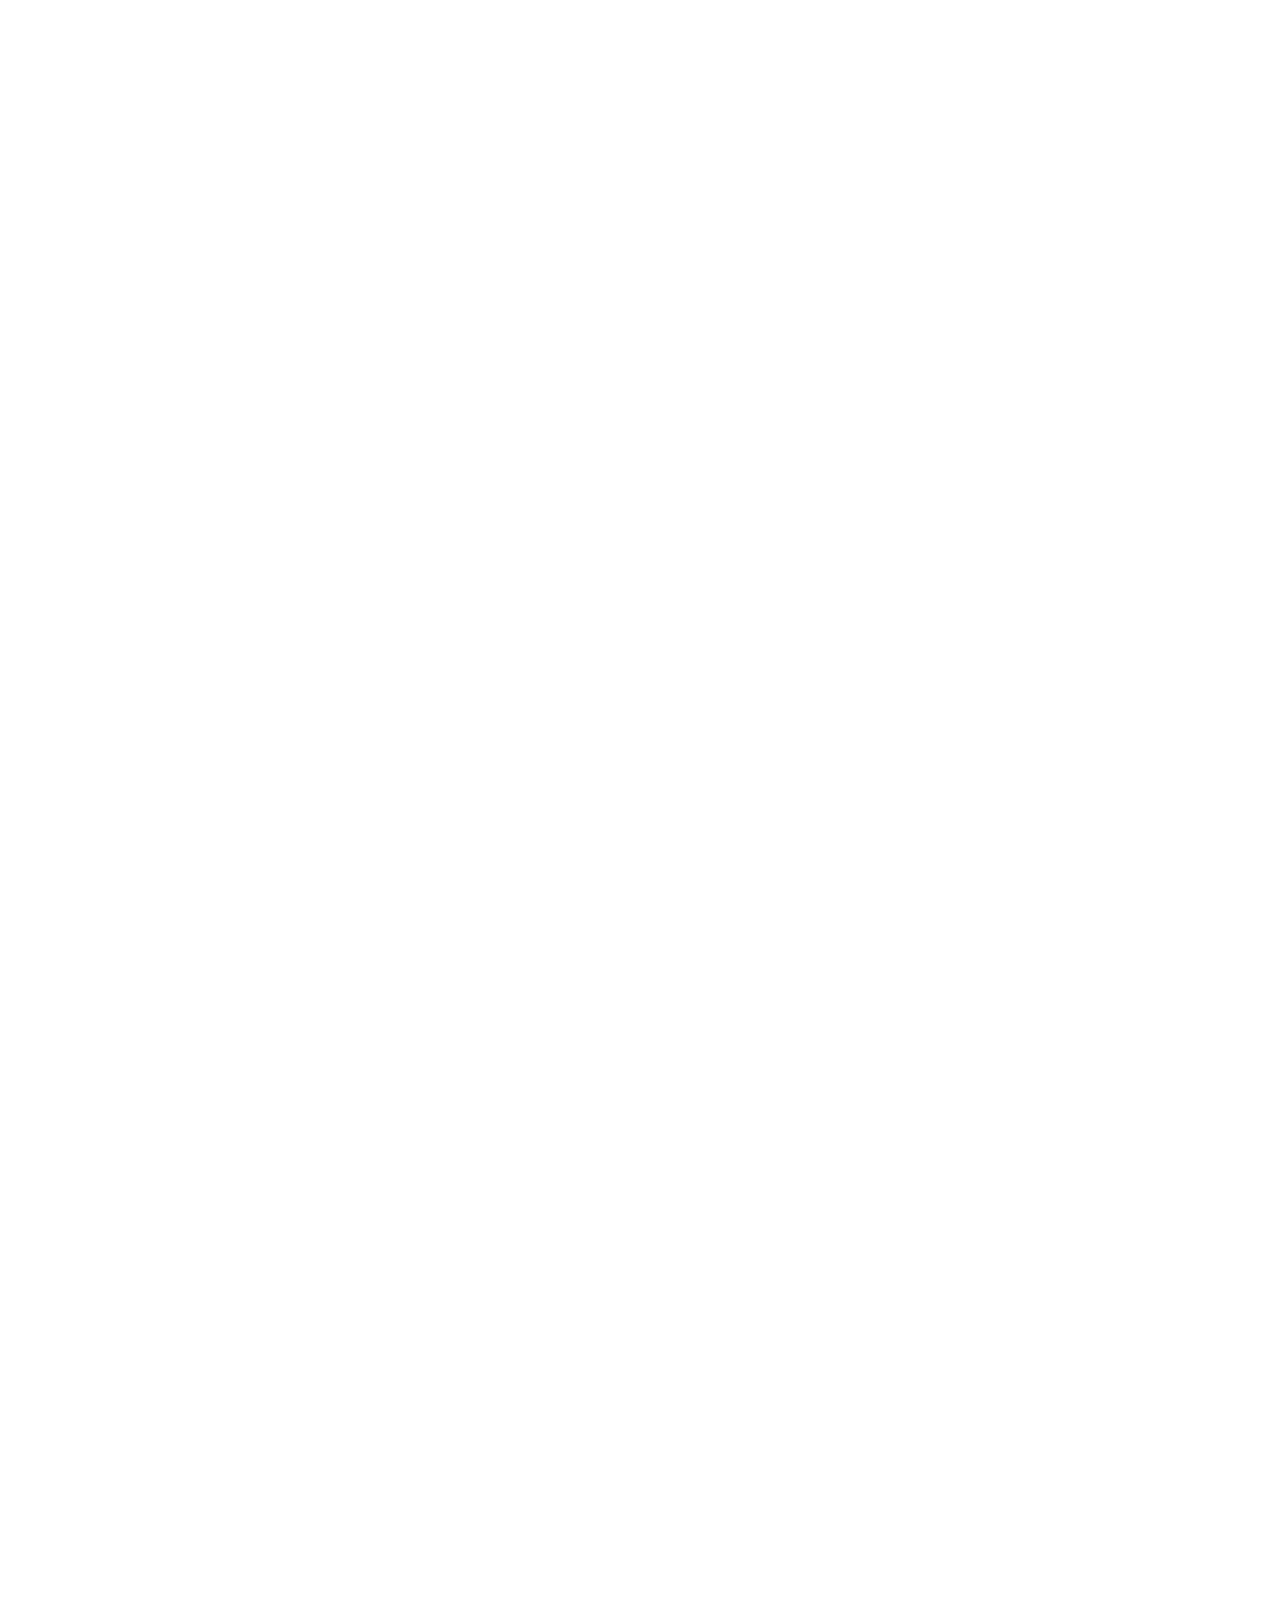
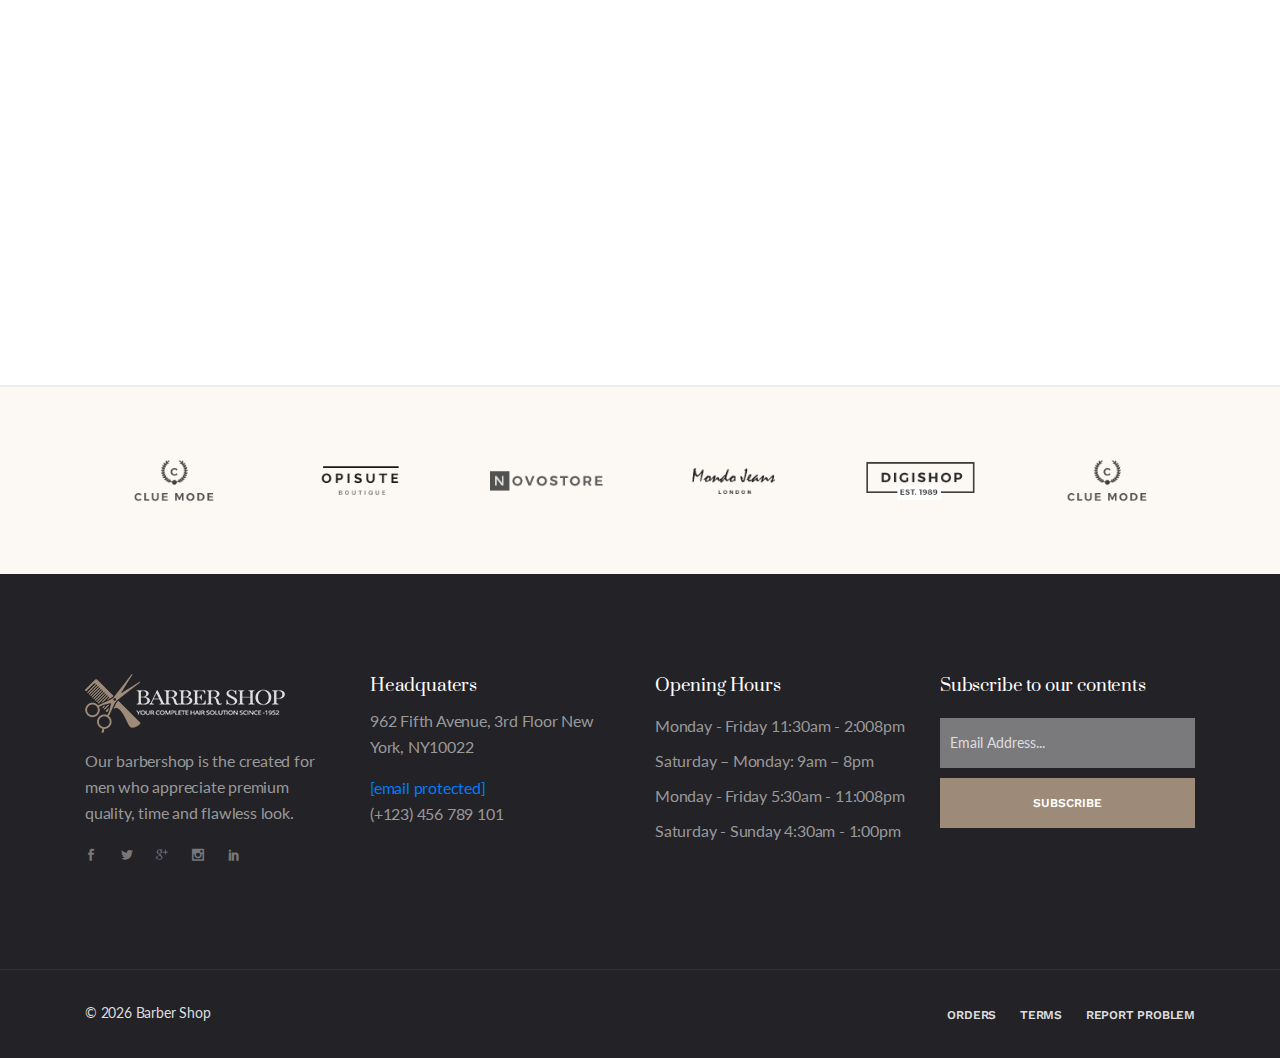
<file: index-3.html>
<!doctype html>
<html class="no-js" lang="en">

<head>
    <meta charset="utf-8">
    <meta name="viewport" content="width=device-width, initial-scale=1">
    <meta name="description" content="BarberShop & Hair Salon HTML Template">
    <meta name="author" content="">
    <title>Barber Shop || BarberShop Hair Salon HTML Template</title>
    <link rel="shortcut icon" type="image/x-icon" href="img/favicon.png">

    <link rel="stylesheet" href="css/elegant-font-icons.css">

    <link rel="stylesheet" href="css/elegant-line-icons.css">

    <link rel="stylesheet" href="css/themify-icons.css">

    <link rel="stylesheet" href="css/barber-icons.css">

    <link rel="stylesheet" href="css/bootstrap.min.css">

    <link rel="stylesheet" href="css/animate.min.css">

    <link rel="stylesheet" href="css/venobox/venobox.css">

    <link rel="stylesheet" href="css/nice-select.css">

    <link rel="stylesheet" href="css/owl.carousel.css">

    <link rel="stylesheet" href="css/slicknav.min.css">

    <link rel="stylesheet" href="css/main.css">

    <link rel="stylesheet" href="css/responsive.css">
    <script src="js/vendor/modernizr-2.8.3-respond-1.4.2.min.js"></script>
</head>

<body>
    <!--[if lt IE 8]>
            <p class="browserupgrade">You are using an <strong>outdated</strong> browser. Please <a href="http://browsehappy.com/">upgrade your browser</a> to improve your experience.</p>
        <![endif]-->
    <div id='preloader'>
        <div class='loader'>
            <img src="img/loading.gif" width="80" alt="">
        </div>
    </div>
    <header id="header" class="header-section">
        <div class="container">
            <nav class="navbar ">
                <a href="#" class="navbar-brand"><img src="img/logo.png" alt="Barbershop"></a>
                <div class="d-flex menu-wrap align-items-center">
                    <div id="mainmenu" class="mainmenu">
                        <ul class="nav">
                            <li><a data-scroll class="nav-link active" href="index-2.html">Home<span
                                        class="sr-only">(current)</span></a>
                                <ul>
                                    <li><a href="index-2.html">Home Default</a></li>
                                    <li><a href="index-3.html">Home Modern</a></li>
                                    <li><a href="index-4.html">Home Classic</a></li>
                                </ul>
                            </li>
                            <li><a href="about-us.html">About</a>
                                <ul>
                                    <li><a href="about-us.html">About Us</a></li>
                                    <li><a href="about-company.html">About Company</a></li>
                                </ul>
                            </li>
                            <li><a href="services.html">Services</a>
                                <ul>
                                    <li><a href="services.html">Services 01</a></li>
                                    <li><a href="services-2.html">Services 02</a></li>
                                </ul>
                            </li>
                            <li><a href="#">Pages</a>
                                <ul>
                                    <li><a href="appointment.html">Appointment</a></li>
                                    <li><a href="gallery.html">Gallery</a></li>
                                    <li><a href="team.html">Our Team</a></li>
                                    <li><a href="pricing.html">Our Pricing</a></li>
                                    <li><a href="404.html">404 Error</a></li>
                                </ul>
                            </li>
                            <li><a href="#">Blog</a>
                                <ul>
                                    <li><a href="blog-grid.html">Blog Grid</a></li>
                                    <li><a href="blog-classic.html">Blog Classic</a></li>
                                    <li><a href="blog-single.html">Blog Single</a></li>
                                </ul>
                            </li>
                            <li><a href="contact.html">Contact</a></li>
                        </ul>
                    </div>
                    <div class="header-btn">
                        <a href="#" class="menu-btn">Make Appointment</a>
                    </div>
                </div>
            </nav>
        </div>
    </header>
    <section class="slider_section">
        <ul id="main-slider" class="owl-carousel main_slider">
            <li class="main_slide d-flex align-items-center" style="background-image: url(img/slide-1.jpg);">
                <div class="container">
                    <div class="slider_content">
                        <h3>Its Not Just a Haircut, Its an Experience.</h3>
                        <h1>Being a barber is about <br>taking care of the people.</h1>
                        <p>Our barbershop is the territory created purely for males who appreciate<br> premium quality,
                            time and flawless look.</p>
                        <a href="#" class="default_btn">Make Appointment</a>
                    </div>
                </div>
            </li>
            <li class="main_slide d-flex align-items-center" style="background-image: url(img/slide-2.jpg);">
                <div class="container">
                    <div class="slider_content">
                        <h3>Classic Hair Style & Shaves.</h3>
                        <h1>Our hair styles<br>enhances your smile.</h1>
                        <p>Our barbershop is the territory created purely for males who appreciate<br> premium quality,
                            time and flawless look.</p>
                        <a href="#" class="default_btn">Make Appointment</a>
                    </div>
                </div>
            </li>
            <li class="main_slide d-flex align-items-center" style="background-image: url(img/slide-3.jpg);">
                <div class="container">
                    <div class="slider_content">
                        <h3>Its Not Just a Haircut, Its an Experience.</h3>
                        <h1>Where mens want <br>to look there very best.</h1>
                        <p>Our barbershop is the territory created purely for males who appreciate<br> premium quality,
                            time and flawless look.</p>
                        <a href="#" class="default_btn">Make Appointment</a>
                    </div>
                </div>
            </li>
        </ul>
    </section>
    <section class="about_section bd-bottom padding">
        <div class="container">
            <div class="row d-flex align-items-center">
                <div class="col-md-6 xs-padding wow fadeInLeft" data-wow-delay="300ms">
                    <div class="section_heading">
                        <h3>Trendy Salon & Spa</h3>
                        <h2>Step up your healthy hair care <br> routine with tips and advice!</h2>
                        <p>Barber is a person whose occupation is mainly to cut dress groom style and shave men's and
                            boys' hair. A barber's place of work is known as a "barbershop" or a "barber's". Barbershops
                            are also places of social interaction and public discourse. In some instances, barbershops
                            are also public forums.</p>
                        <a href="#" class="default_btn">More About Us</a>
                    </div>
                </div>
                <div class="col-md-6 xs-padding wow fadeInRight" data-wow-delay="300ms">
                    <div class="about_video">
                        <img src="img/post-1.jpg" alt="img">
                        <div class="play-icon"><a href="#"><i class="ti-control-play"></i></a></div>
                    </div>
                </div>
            </div>
        </div>
    </section>
    <section class="service_section bg-grey bd-bottom padding">
        <div class="container">
            <div class="section_heading text-center mb-40 wow fadeInUp" data-wow-delay="300ms">
                <h3>Save 20% On Beauty Spa</h3>
                <h2>Our Barber Services</h2>
                <div class="heading-line"></div>
            </div>
            <div class="row">
                <div class="col-lg-3 col-sm-6 sm-padding">
                    <div class="service_content align-center wow fadeInUp" data-wow-delay="200ms">
                        <img src="img/service-1.jpg" alt="Services">
                        <h3>Haircut Styles</h3>
                        <P>Barber is a person whose occupation is mainly to cut dress style.</P>
                    </div>
                </div>
                <div class="col-lg-3 col-sm-6 sm-padding wow fadeInUp" data-wow-delay="300ms">
                    <div class="service_content align-center">
                        <img src="img/service-2.jpg" alt="Services">
                        <h3>Beard Triming</h3>
                        <P>Barber is a person whose occupation is mainly to cut dress style.</P>
                    </div>
                </div>
                <div class="col-lg-3 col-sm-6 sm-padding wow fadeInUp" data-wow-delay="400ms">
                    <div class="service_content align-center">
                        <img src="img/service-3.jpg" alt="Services">
                        <h3>Clean Smooth Shave</h3>
                        <P>Barber is a person whose occupation is mainly to cut dress style.</P>
                    </div>
                </div>
                <div class="col-lg-3 col-sm-6 sm-padding wow fadeInUp" data-wow-delay="500ms">
                    <div class="service_content align-center">
                        <img src="img/service-4.jpg" alt="Services">
                        <h3>Face Masking</h3>
                        <P>Barber is a person whose occupation is mainly to cut dress style.</P>
                    </div>
                </div>
            </div>
        </div>
    </section>
    <section class="book_section padding">
        <div class="book_bg"></div>
        <div class="map_pattern"></div>
        <div class="container">
            <div class="row">
                <div class="col-md-6 offset-md-6">
                    <form action="https://html.dynamiclayers.net/dl/barbershop/appointment.php" method="post"
                        id="appointment_form" class="form-horizontal appointment_form">
                        <div class="book_content">
                            <h2>Make an appointment</h2>
                            <p>Barber is a person whose occupation is mainly to cut dress groom <br>style and shave
                                men's and boys hair.</p>
                        </div>
                        <div class="form-group row">
                            <div class="col-md-6 padding-10">
                                <input type="text" id="app_name" name="app_name" class="form-control" placeholder="Name"
                                    required>
                            </div>
                            <div class="col-md-6 padding-10">
                                <input type="email" id="app_email" name="app_email" class="form-control"
                                    placeholder="Your Email" required>
                            </div>
                        </div>
                        <div class="form-group row">
                            <div class="col-md-6 padding-10">
                                <input type="text" id="app_phone" name="app_phone" class="form-control"
                                    placeholder="Your Phone No" required>
                            </div>
                            <div class="col-md-6 padding-10">
                                <input type="text" id="app_free_time" name="app_free_time" class="form-control"
                                    placeholder="Your Free Time" required>
                            </div>
                        </div>
                        <div class="form-group row">
                            <div class="col-md-6 padding-10">
                                <select class="form-control" id="app_services" name="app_services">
                                    <option>Services</option>
                                    <option>Hair Styling</option>
                                    <option>Shaving</option>
                                    <option>Face Mask</option>
                                    <option>Hair Wash</option>
                                    <option>Beard Triming</option>
                                </select>
                            </div>
                            <div class="col-md-6 padding-10">
                                <select class="form-control" id="app_barbers" name="app_barbers">
                                    <option>Choose Barbers</option>
                                    <option>Michel Brown</option>
                                    <option>Jonathan Smith</option>
                                    <option>Jack Tosan</option>
                                    <option>Martin Lane</option>
                                </select>
                            </div>
                        </div>
                        <button id="app_submit" class="default_btn" type="submit">Make Appointment</button>
                        <div id="msg-status" class="alert" role="alert"></div>
                    </form>
                </div>
            </div>
        </div>
    </section>
    <section id="team" class="team_section bd-bottom padding">
        <div class="container">
            <div class="section_heading text-center mb-40 wow fadeInUp" data-wow-delay="300ms">
                <h3>Trendy Salon &amp; Spa</h3>
                <h2>Our Barbers</h2>
                <div class="heading-line"></div>
            </div>
            <ul class="team_members row">
                <li class="col-lg-3 col-md-6 sm-padding wow fadeInUp" data-wow-delay="200ms">
                    <div class="team_member">
                        <img src="img/team-1.jpg" alt="Team Member">
                        <div class="overlay">
                            <h3>Kyle Frederick</h3>
                            <p>WEB DESIGNER</p>
                        </div>
                    </div>
                </li>
                <li class="col-lg-3 col-md-6 sm-padding wow fadeInUp" data-wow-delay="300ms">
                    <div class="team_member">
                        <img src="img/team-2.jpg" alt="Team Member">
                        <div class="overlay">
                            <h3>José Carpio</h3>
                            <p>WORDPRESS DEVELOPER</p>
                        </div>
                    </div>
                </li>
                <li class="col-lg-3 col-md-6 sm-padding wow fadeInUp" data-wow-delay="400ms">
                    <div class="team_member">
                        <img src="img/team-3.jpg" alt="Team Member">
                        <div class="overlay">
                            <h3>Michel Ibáñez</h3>
                            <p>ONLINE MARKETER</p>
                        </div>
                    </div>
                </li>
                <li class="col-lg-3 col-md-6 sm-padding wow fadeInUp" data-wow-delay="500ms">
                    <div class="team_member">
                        <img src="img/team-4.jpg" alt="Team Member">
                        <div class="overlay">
                            <h3>Adam Castellon</h3>
                            <p>JAVA SPECIALIST</p>
                        </div>
                    </div>
                </li>
            </ul>
        </div>
    </section>
    <section id="reviews" class="testimonial_section padding">
        <div class="container">
            <ul id="testimonial_carousel" class="testimonial_items owl-carousel">
                <li class="testimonial_item">
                    <p>"There are design companies, and then there are user experience design interface design<br>
                        professional. By far one of the worlds best known brands."</p>
                    <h4 class="text-white">Anita Tran, IT Solutions.</h4>
                </li>
                <li class="testimonial_item">
                    <p>"There are design companies, and then there are user experience design interface design<br>
                        professional. By far one of the worlds best known brands."</p>
                    <h4 class="text-white">Leslie Williamson, Developer.</h4>
                </li>
                <li class="testimonial_item">
                    <p>"There are design companies, and then there are user experience design interface design<br>
                        professional. By far one of the worlds best known brands."</p>
                    <h4 class="text-white">Fred Moody, Network Software.</h4>
                </li>
            </ul>
        </div>
    </section>
    <section class="pricing_section bg-grey bd-bottom padding">
        <div class="container">
            <div class="section_heading text-center mb-40 wow fadeInUp" data-wow-delay="300ms">
                <h3>Save 20% On Beauty Spa</h3>
                <h2>Our Barber Pricing</h2>
                <div class="heading-line"></div>
            </div>
            <div class="row">
                <div class="col-lg-4 col-md-6 sm-padding">
                    <div class="price_wrap">
                        <h3>Hair Styling</h3>
                        <ul class="price_list">
                            <li>
                                <h4>Hair Cut</h4>
                                <p>Barber is a person whose occupation is mainly to cut dress groom style and shave men.
                                </p>
                                <span class="price">$8</span>
                            </li>
                            <li>
                                <h4>Hair Styling</h4>
                                <p>Barber is a person whose occupation is mainly to cut dress groom style and shave men.
                                </p>
                                <span class="price">$9</span>
                            </li>
                            <li>
                                <h4>Hair Triming</h4>
                                <p>Barber is a person whose occupation is mainly to cut dress groom style and shave men.
                                </p>
                                <span class="price">$10</span>
                            </li>
                        </ul>
                    </div>
                </div>
                <div class="col-lg-4 col-md-6 sm-padding">
                    <div class="price_wrap">
                        <h3>Shaving</h3>
                        <ul class="price_list">
                            <li>
                                <h4>Clean Shaving</h4>
                                <p>Barber is a person whose occupation is mainly to cut dress groom style and shave men.
                                </p>
                                <span class="price">$8</span>
                            </li>
                            <li>
                                <h4>Beard Triming</h4>
                                <p>Barber is a person whose occupation is mainly to cut dress groom style and shave men.
                                </p>
                                <span class="price">$9</span>
                            </li>
                            <li>
                                <h4>Smooth Shave</h4>
                                <p>Barber is a person whose occupation is mainly to cut dress groom style and shave men.
                                </p>
                                <span class="price">$10</span>
                            </li>
                        </ul>
                    </div>
                </div>
                <div class="col-lg-4 col-md-12 sm-padding">
                    <div class="price_wrap">
                        <h3>Face Masking</h3>
                        <ul class="price_list">
                            <li>
                                <h4>White Facial</h4>
                                <p>Barber is a person whose occupation is mainly to cut dress groom style and shave men.
                                </p>
                                <span class="price">$8</span>
                            </li>
                            <li>
                                <h4>Face Cleaning</h4>
                                <p>Barber is a person whose occupation is mainly to cut dress groom style and shave men.
                                </p>
                                <span class="price">$9</span>
                            </li>
                            <li>
                                <h4>Bright Tuning</h4>
                                <p>Barber is a person whose occupation is mainly to cut dress groom style and shave men.
                                </p>
                                <span class="price">$10</span>
                            </li>
                        </ul>
                    </div>
                </div>
            </div>
        </div>
    </section>
    <section class="product_cta padding">
        <div class="container">
            <div class="row d-flex align-items-center">
                <div class="col-md-6 xs-padding wow fadeInLeft" data-wow-delay="300ms">
                    <div class="pro_cta_content">
                        <h2>Fashions fade, <br>style is eternal.</h2>
                        <p>Barber is a person whose occupation is mainly to cut dress groom style and shave men's and
                            boys' hair. A barber's place of work is known. Barbershops are also places of social
                            interaction and public discourse.</p>
                        <a href="#" class="default_btn">Purchase Now</a>
                    </div>
                </div>
                <div class="col-md-6 xs-padding wow fadeInRight" data-wow-delay="300ms">
                    <img src="img/product.png" alt="img">
                </div>
            </div>
        </div>
    </section>
    <section class="cta_section padding">
        <div class="container">
            <div class="display-table">
                <div class="table-cel">
                    <div class="cta_content align-center wow fadeInUp" data-wow-delay="300ms">
                        <h2>Making You Look Good <br> Is In Our Haritage.</h2>
                        <p>Barber is a person whose occupation is mainly to cut dress groom <br>style and shave men's
                            and boys hair.</p>
                        <a href="#" class="default_btn">Make Appointment</a>
                    </div>
                </div>
            </div>
        </div>
    </section>
    <section class="blog-section bd-bottom padding">
        <div class="container">
            <div class="section-heading text-center mb-40 wow fadeInUp" data-wow-delay="300ms">
                <h3>From Blog</h3>
                <h2>A Good Newspaper Is A <br> Nation Talking To Itself</h2>
            </div>
            <div class="row blog-wrap">
                <div class="col-lg-4 col-md-6 sm-padding wow fadeInUp" data-wow-delay="200ms">
                    <div class="blog-item">
                        <div class="blog-thumb">
                            <img src="img/post-1.jpg" alt="post">
                            <span class="category"><a href="#">interior</a></span>
                        </div>
                        <div class="blog-content">
                            <h3><a href="#">Minimalist trending in modern architecture 2019</a></h3>
                            <p>Building first evolved out dynamics between needs means available building materials
                                attendant skills.</p>
                            <a href="#" class="read-more">Read More</a>
                        </div>
                    </div>
                </div>
                <div class="col-lg-4 col-md-6 sm-padding wow fadeInUp" data-wow-delay="300ms">
                    <div class="blog-item">
                        <div class="blog-thumb">
                            <img src="img/post-2.jpg" alt="post">
                            <span class="category"><a href="#">Architecture</a></span>
                        </div>
                        <div class="blog-content">
                            <h3><a href="#">Terrace in the town yamazaki kentaro design workshop.</a></h3>
                            <p>Building first evolved out dynamics between needs means available building materials
                                attendant skills.</p>
                            <a href="#" class="read-more">Read More</a>
                        </div>
                    </div>
                </div>
                <div class="col-lg-4 col-md-6 sm-padding wow fadeInUp" data-wow-delay="400ms">
                    <div class="blog-item">
                        <div class="blog-thumb">
                            <img src="img/post-3.jpg" alt="post">
                            <span class="category"><a href="#">Design</a></span>
                        </div>
                        <div class="blog-content">
                            <h3><a href="#">W270 house são paulo arquitetos fabio jorge architeqture.</a></h3>
                            <p>Building first evolved out dynamics between needs means available building materials
                                attendant skills.</p>
                            <a href="#" class="read-more">Read More</a>
                        </div>
                    </div>
                </div>
            </div>
        </div>
    </section>
    <div class="sponsor_section bg-grey padding">
        <div class="container">
            <ul id="sponsor_carousel" class="sponsor_items owl-carousel">
                <li class="sponsor_item">
                    <img src="img/sponsor-1.png" alt="sponsor-image">
                </li>
                <li class="sponsor_item">
                    <img src="img/sponsor-2.png" alt="sponsor-image">
                </li>
                <li class="sponsor_item">
                    <img src="img/sponsor-3.png" alt="sponsor-image">
                </li>
                <li class="sponsor_item">
                    <img src="img/sponsor-4.png" alt="sponsor-image">
                </li>
                <li class="sponsor_item">
                    <img src="img/sponsor-5.png" alt="sponsor-image">
                </li>
                <li class="sponsor_item">
                    <img src="img/sponsor-1.png" alt="sponsor-image">
                </li>
                <li class="sponsor_item">
                    <img src="img/sponsor-2.png" alt="sponsor-image">
                </li>
                <li class="sponsor_item">
                    <img src="img/sponsor-3.png" alt="sponsor-image">
                </li>
            </ul>
        </div>
    </div>
    <section class="widget_section padding">
        <div class="container">
            <div class="row">
                <div class="col-lg-3 col-md-6 sm-padding">
                    <div class="footer_widget">
                        <img class="mb-15" src="img/logo.png" alt="Brand">
                        <p>Our barbershop is the created for men who appreciate premium quality, time and flawless look.
                        </p>
                        <ul class="widget_social">
                            <li><a href="#"><i class="social_facebook"></i></a></li>
                            <li><a href="#"><i class="social_twitter"></i></a></li>
                            <li><a href="#"><i class="social_googleplus"></i></a></li>
                            <li><a href="#"><i class="social_instagram"></i></a></li>
                            <li><a href="#"><i class="social_linkedin"></i></a></li>
                        </ul>
                    </div>
                </div>
                <div class="col-lg-3 col-md-6 sm-padding">
                    <div class="footer_widget">
                        <h3>Headquaters</h3>
                        <p>962 Fifth Avenue, 3rd Floor New York, NY10022</p>
                        <p><a href="https://html.dynamiclayers.net/cdn-cgi/l/email-protection" class="__cf_email__"
                                data-cfemail="236b464f4f4c63475a4d424e4a404f425a4651500d4d4657">[email&#160;protected]</a>
                            <br>(+123) 456 789 101</p>
                    </div>
                </div>
                <div class="col-lg-3 col-md-6 sm-padding">
                    <div class="footer_widget">
                        <h3>Opening Hours</h3>
                        <ul class="opening_time">
                            <li>Monday - Friday 11:30am - 2:008pm</li>
                            <li>Saturday – Monday: 9am – 8pm</li>
                            <li>Monday - Friday 5:30am - 11:008pm</li>
                            <li>Saturday - Sunday 4:30am - 1:00pm</li>
                        </ul>
                    </div>
                </div>
                <div class="col-lg-3 col-md-12 sm-padding">
                    <div class="footer_widget">
                        <h3>Subscribe to our contents</h3>
                        <div class="subscribe_form">
                            <form action="#" class="subscribe_form">
                                <input type="email" name="email" id="subs-email" class="form_input"
                                    placeholder="Email Address...">
                                <button type="submit" class="submit">SUBSCRIBE</button>
                                <div class="clearfix"></div>
                                <div id="subscribe-result">
                                    <p class="subscription-success"></p>
                                    <p class="subscription-error"></p>
                                </div>
                            </form>
                        </div>
                    </div>
                </div>
            </div>
        </div>
    </section>
    <footer class="footer_section">
        <div class="container">
            <div class="row">
                <div class="col-md-6 xs-padding">
                    <div class="copyright">&copy;
                        <script type="text/javascript"> document.write(new Date().getFullYear())</script> Barber Shop
                        
                    </div>
                </div>
                <div class="col-md-6 xs-padding">
                    <ul class="footer_social">
                        <li><a href="#">Orders</a></li>
                        <li><a href="#">Terms</a></li>
                        <li><a href="#">Report Problem</a></li>
                    </ul>
                </div>
            </div>
        </div>
    </footer>
    <a data-scroll href="#header" id="scroll-to-top"><i class="arrow_up"></i></a>

    <script src="js/vendor/jquery-1.12.4.min.js"></script>

    <script src="js/vendor/bootstrap.min.js"></script>

    <script src="js/vendor/imagesloaded.pkgd.min.js"></script>

    <script src="js/vendor/owl.carousel.min.js"></script>

    <script src="js/vendor/jquery.isotope.v3.0.2.js"></script>

    <script src="js/vendor/smooth-scroll.min.js"></script>

    <script src="js/vendor/venobox.min.js"></script>

    <script src="js/vendor/jquery.ajaxchimp.min.js"></script>

    <script src="js/vendor/jquery.slicknav.min.js"></script>

    <script src="js/vendor/jquery.nice-select.min.js"></script>

    <script src="js/vendor/jquery.mb.YTPlayer.min.js"></script>

    <script src="js/vendor/wow.min.js"></script>

    <script src="js/contact.js"></script>

    <script src="js/appointment.js"></script>

    <script src="js/main.js"></script>
</body>


</html>
</file>
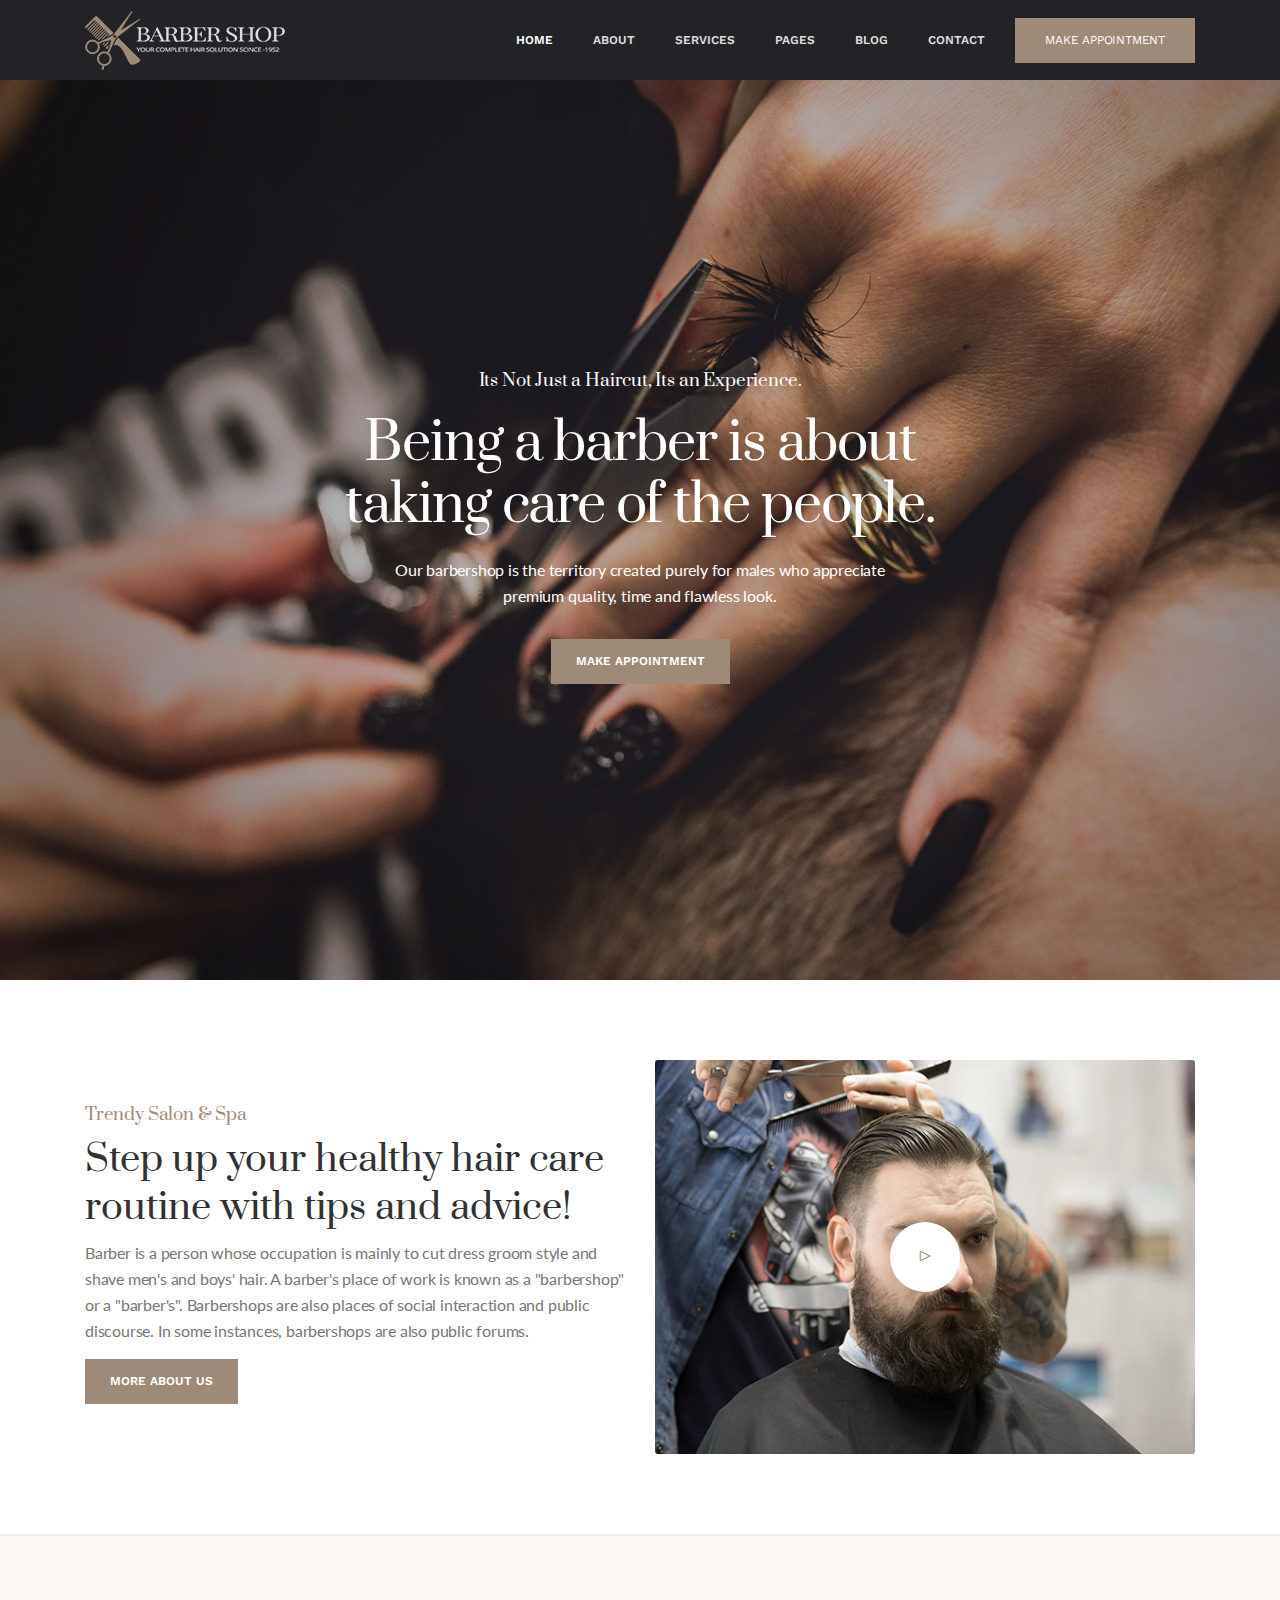
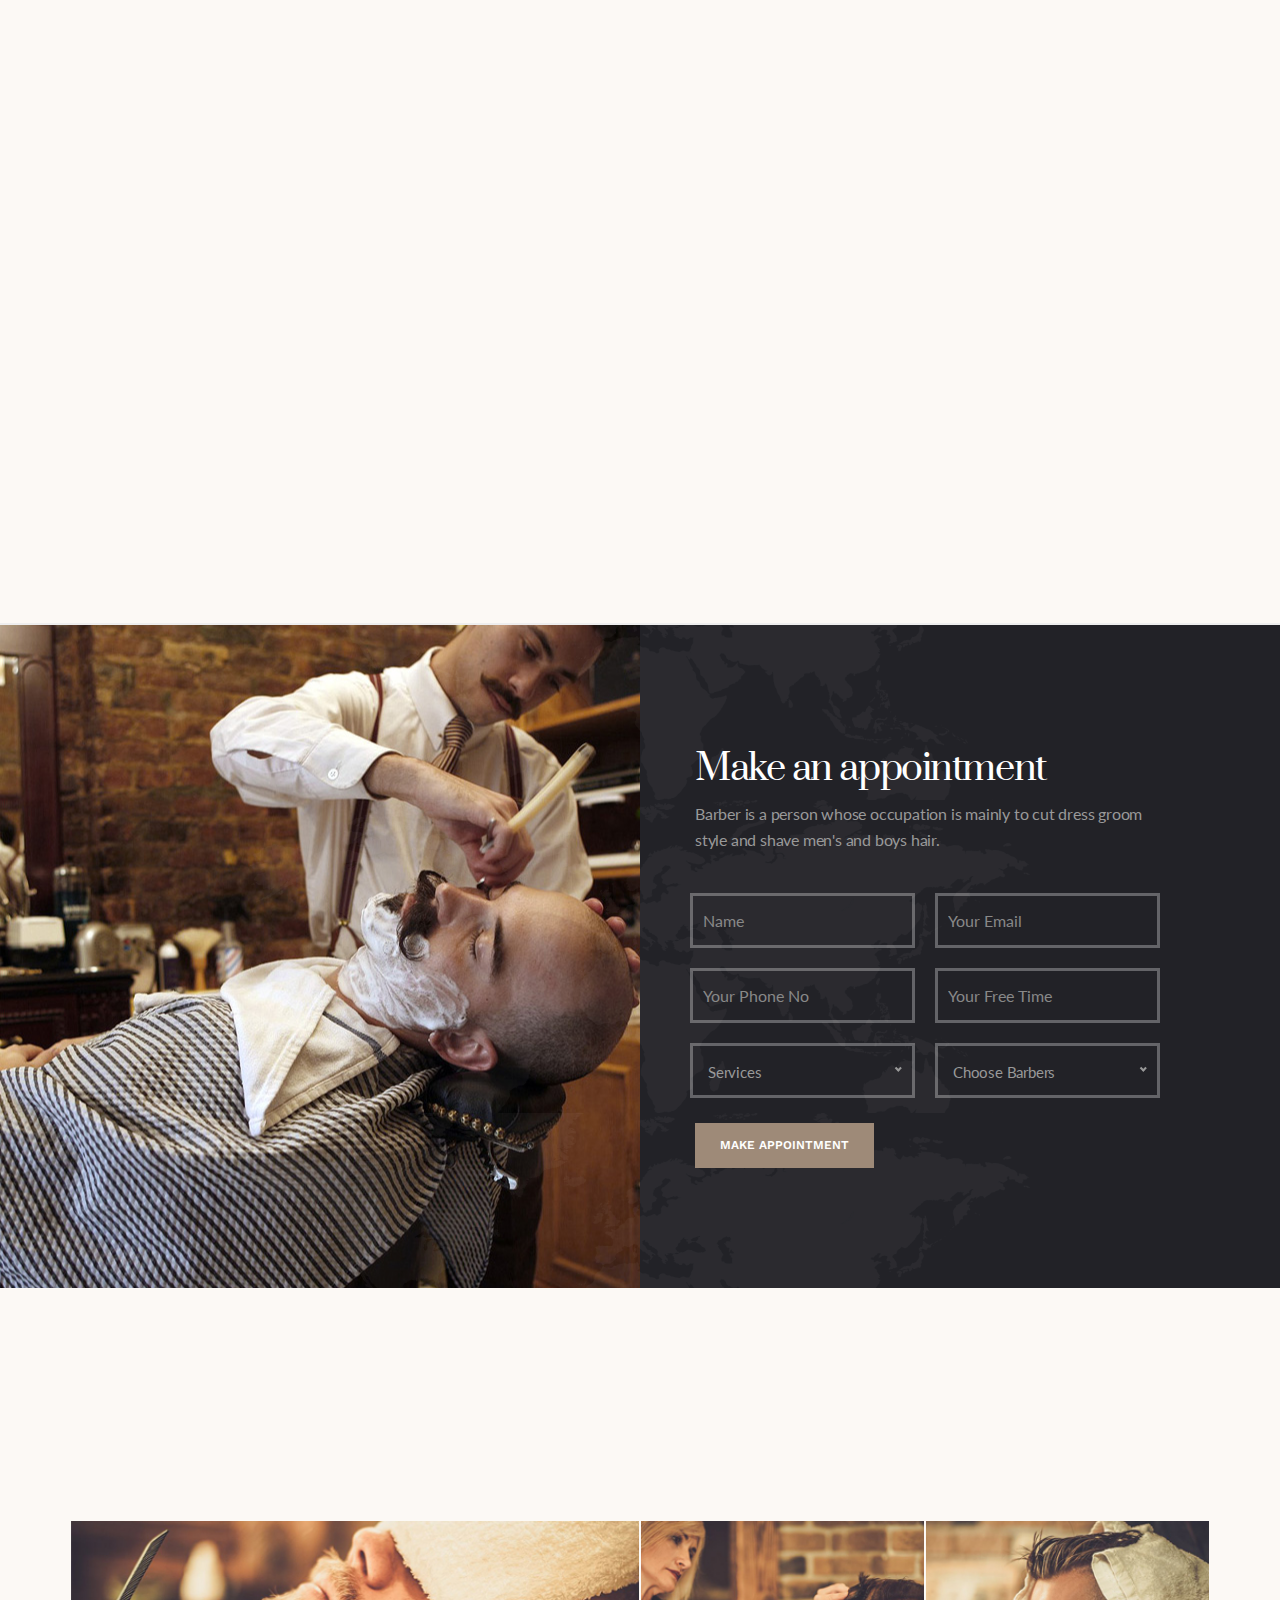
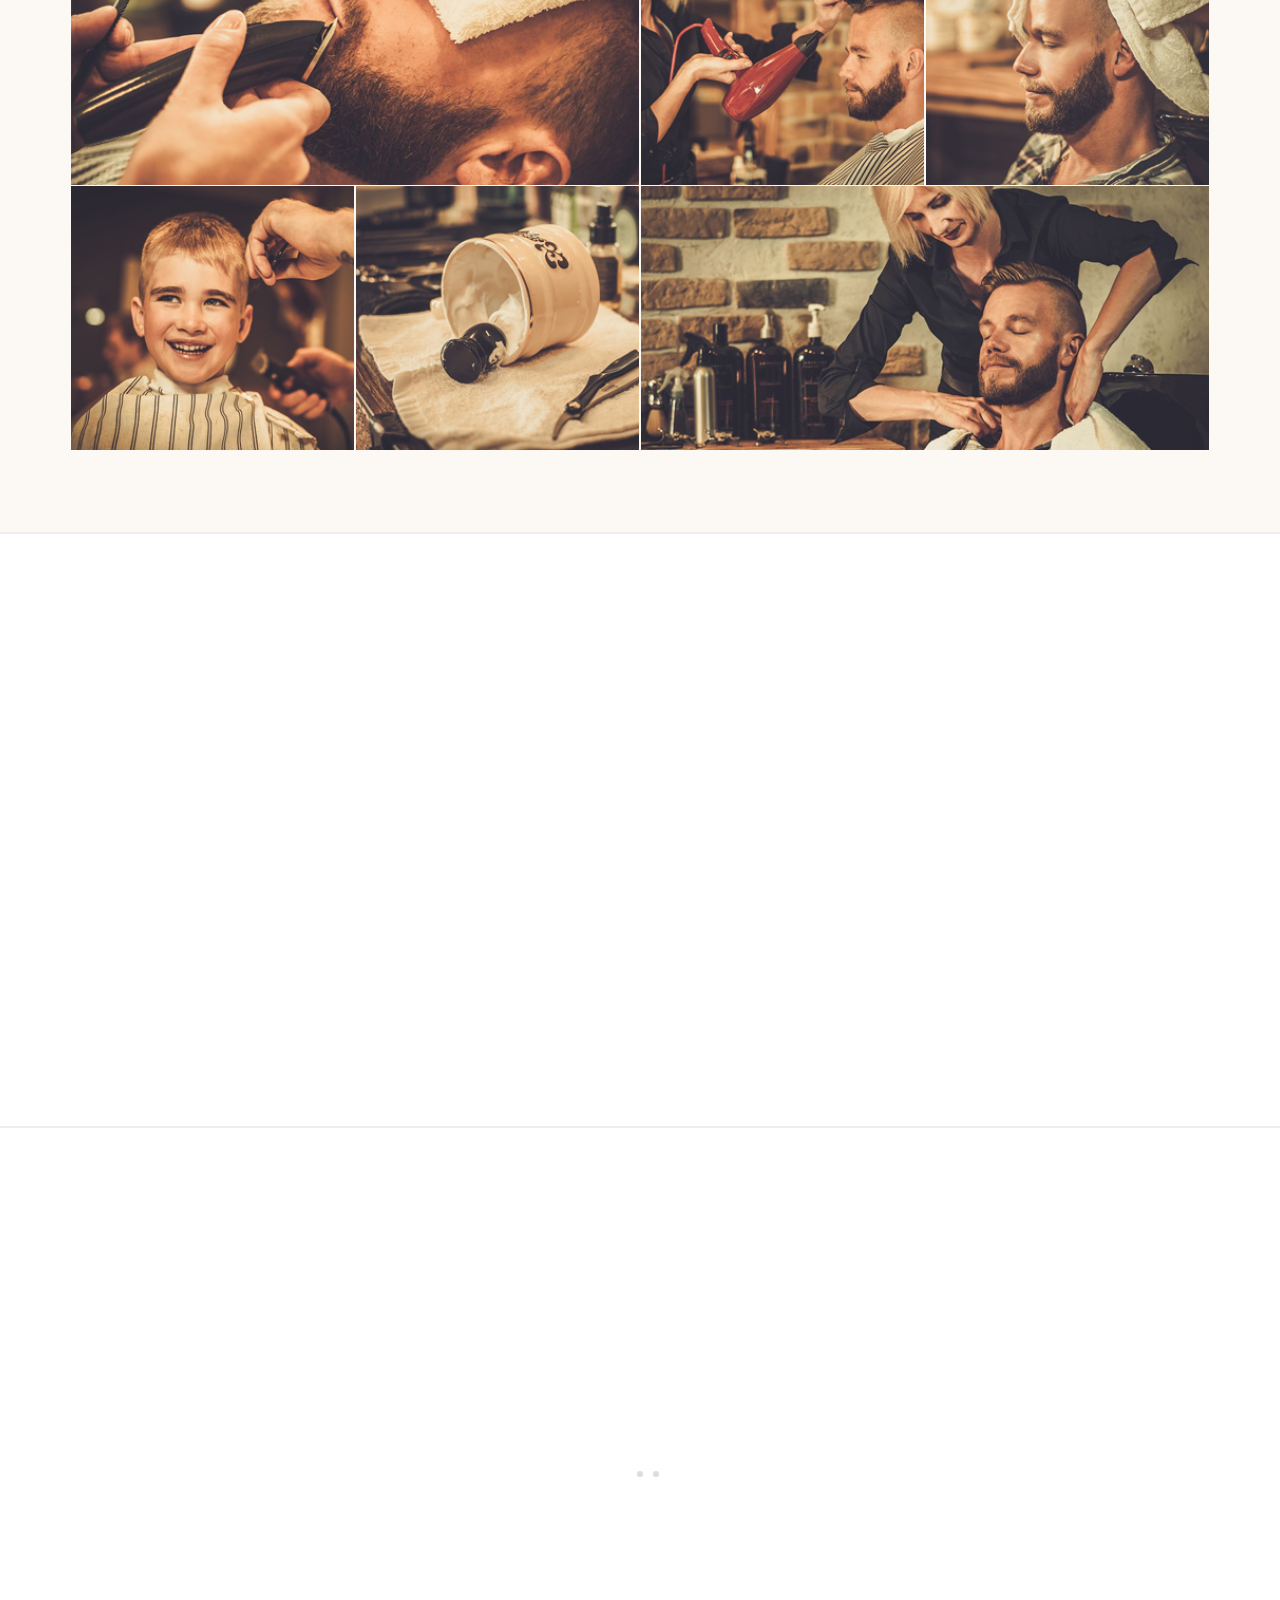
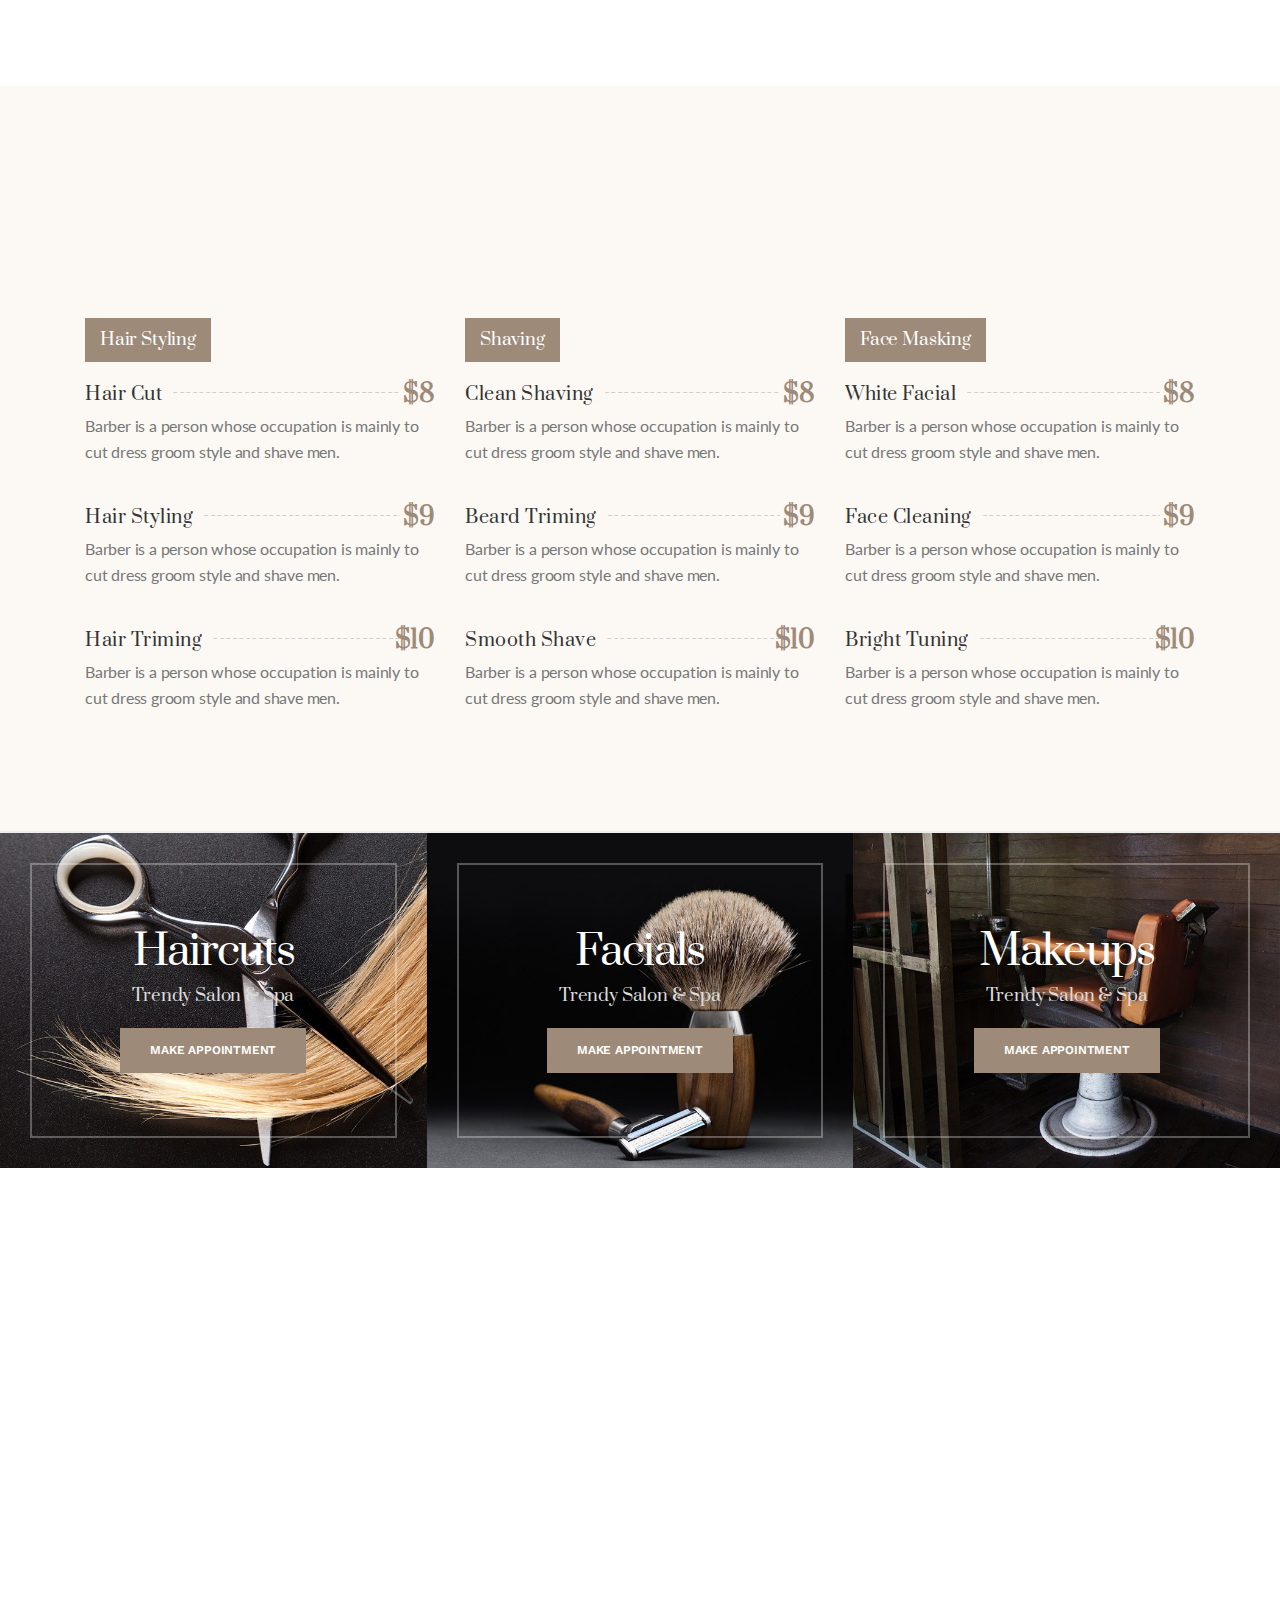
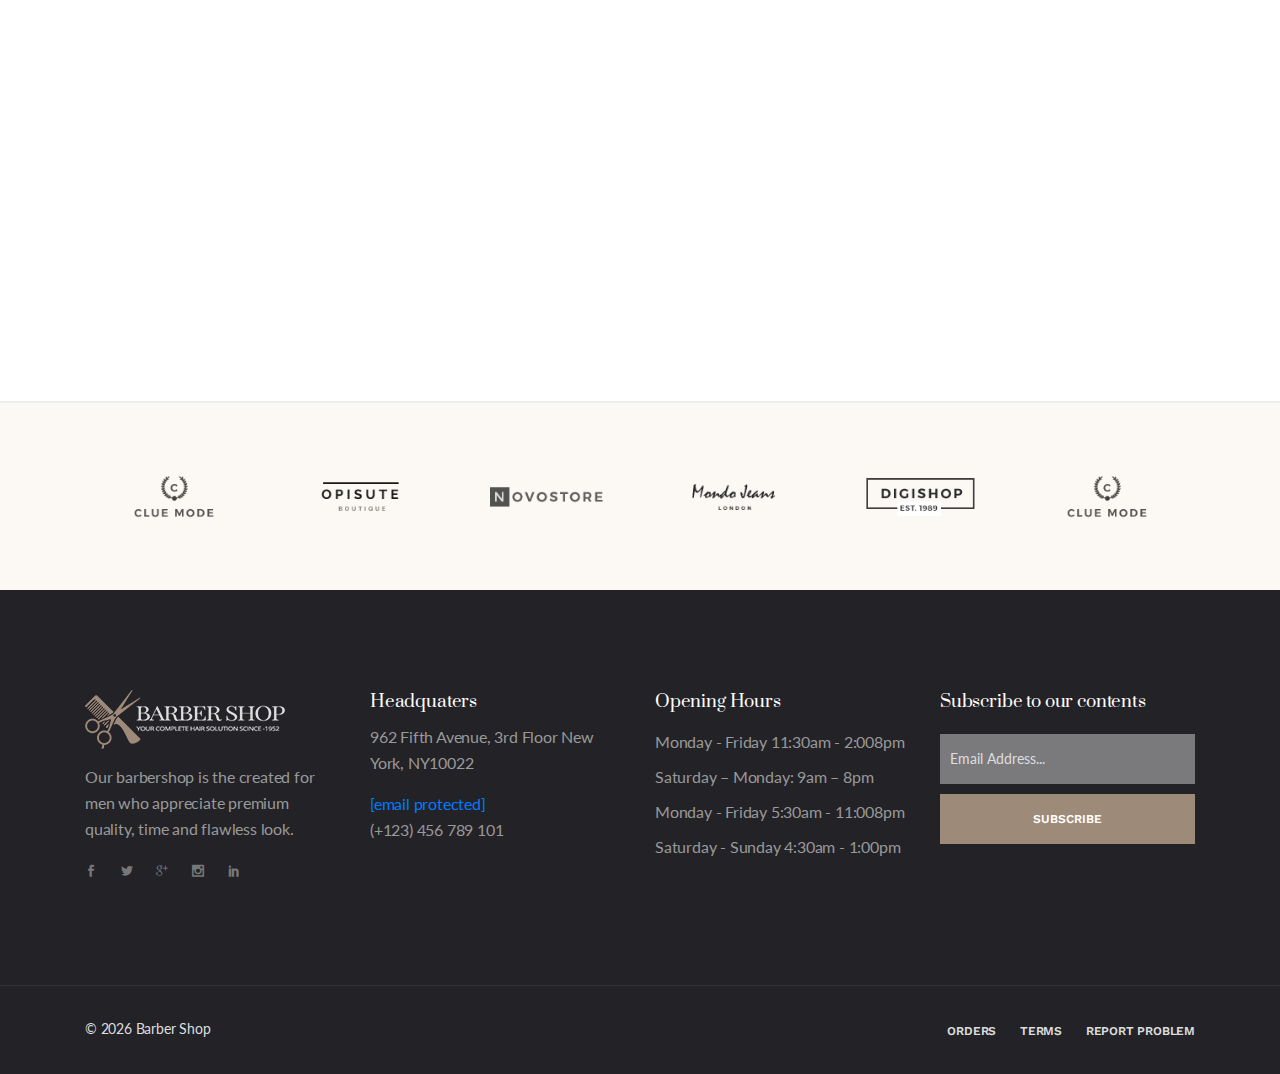
<file: index-4.html>
<!doctype html>
<html class="no-js" lang="en">

<head>
    <meta charset="utf-8">
    <meta name="viewport" content="width=device-width, initial-scale=1">
    <meta name="description" content="BarberShop & Hair Salon HTML Template">
    <meta name="author" content="">
    <title>Barber Shop || BarberShop Hair Salon HTML Template</title>
    <link rel="shortcut icon" type="image/x-icon" href="img/favicon.png">

    <link rel="stylesheet" href="css/elegant-font-icons.css">

    <link rel="stylesheet" href="css/elegant-line-icons.css">

    <link rel="stylesheet" href="css/themify-icons.css">

    <link rel="stylesheet" href="css/barber-icons.css">

    <link rel="stylesheet" href="css/bootstrap.min.css">

    <link rel="stylesheet" href="css/animate.min.css">

    <link rel="stylesheet" href="css/venobox/venobox.css">

    <link rel="stylesheet" href="css/nice-select.css">

    <link rel="stylesheet" href="css/owl.carousel.css">

    <link rel="stylesheet" href="css/slicknav.min.css">

    <link rel="stylesheet" href="css/main.css">

    <link rel="stylesheet" href="css/responsive.css">
    <script src="js/vendor/modernizr-2.8.3-respond-1.4.2.min.js"></script>
</head>

<body>
    <!--[if lt IE 8]>
            <p class="browserupgrade">You are using an <strong>outdated</strong> browser. Please <a href="http://browsehappy.com/">upgrade your browser</a> to improve your experience.</p>
        <![endif]-->
    <div id='preloader'>
        <div class='loader'>
            <img src="img/loading.gif" width="80" alt="">
        </div>
    </div>
    <header id="header" class="header-section">
        <div class="container">
            <nav class="navbar ">
                <a href="#" class="navbar-brand"><img src="img/logo.png" alt="Barbershop"></a>
                <div class="d-flex menu-wrap align-items-center">
                    <div id="mainmenu" class="mainmenu">
                        <ul class="nav">
                            <li><a data-scroll class="nav-link active" href="index-2.html">Home<span
                                        class="sr-only">(current)</span></a>
                                <ul>
                                    <li><a href="index-2.html">Home Default</a></li>
                                    <li><a href="index-3.html">Home Modern</a></li>
                                    <li><a href="index-4.html">Home Classic</a></li>
                                </ul>
                            </li>
                            <li><a href="about-us.html">About</a>
                                <ul>
                                    <li><a href="about-us.html">About Us</a></li>
                                    <li><a href="about-company.html">About Company</a></li>
                                </ul>
                            </li>
                            <li><a href="services.html">Services</a>
                                <ul>
                                    <li><a href="services.html">Services 01</a></li>
                                    <li><a href="services-2.html">Services 02</a></li>
                                </ul>
                            </li>
                            <li><a href="#">Pages</a>
                                <ul>
                                    <li><a href="appointment.html">Appointment</a></li>
                                    <li><a href="gallery.html">Gallery</a></li>
                                    <li><a href="team.html">Our Team</a></li>
                                    <li><a href="pricing.html">Our Pricing</a></li>
                                    <li><a href="404.html">404 Error</a></li>
                                </ul>
                            </li>
                            <li><a href="#">Blog</a>
                                <ul>
                                    <li><a href="blog-grid.html">Blog Grid</a></li>
                                    <li><a href="blog-classic.html">Blog Classic</a></li>
                                    <li><a href="blog-single.html">Blog Single</a></li>
                                </ul>
                            </li>
                            <li><a href="contact.html">Contact</a></li>
                        </ul>
                    </div>
                    <div class="header-btn">
                        <a href="#" class="menu-btn">Make Appointment</a>
                    </div>
                </div>
            </nav>
        </div>
    </header>
    <section class="hero_section d-flex align-items-center">
        <div class="video_bg"
            data-property="{videoURL:'3pFH7FQu5so',containment:'self',autoPlay:true, mute:true, startAt:0, opacity:1, showControls:false, ratio:'16/9', quality: 'hd720', showYTLogo: false }">
        </div>
        <div class="container">
            <div class="hero_content align-center">
                <h3>Its Not Just a Haircut, Its an Experience.</h3>
                <h1>Being a barber is about <br>taking care of the people.</h1>
                <p>Our barbershop is the territory created purely for males who appreciate<br> premium quality, time and
                    flawless look.</p>
                <a href="#" class="default_btn">Make Appointment</a>
            </div>
        </div>
    </section>
    <section class="about_section bd-bottom padding">
        <div class="container">
            <div class="row d-flex align-items-center">
                <div class="col-md-6 xs-padding">
                    <div class="section_heading">
                        <h3>Trendy Salon & Spa</h3>
                        <h2>Step up your healthy hair care <br> routine with tips and advice!</h2>
                        <p>Barber is a person whose occupation is mainly to cut dress groom style and shave men's and
                            boys' hair. A barber's place of work is known as a "barbershop" or a "barber's". Barbershops
                            are also places of social interaction and public discourse. In some instances, barbershops
                            are also public forums.</p>
                        <a href="#" class="default_btn">More About Us</a>
                    </div>
                </div>
                <div class="col-md-6 xs-padding">
                    <div class="about_video">
                        <img src="img/post-1.jpg" alt="img">
                        <div class="play-icon"><a href="#"><i class="ti-control-play"></i></a></div>
                    </div>
                </div>
            </div>
        </div>
    </section>
    <section class="service_section bg-grey bd-bottom padding">
        <div class="container">
            <div class="section_heading text-center mb-40 wow fadeInUp" data-wow-delay="300ms">
                <h3>Save 20% On Beauty Spa</h3>
                <h2>Our Barber Services</h2>
                <div class="heading-line"></div>
            </div>
            <div class="row">
                <div class="col-lg-3 col-md-6 sm-padding">
                    <div class="service_content align-center wow fadeInUp" data-wow-delay="200ms">
                        <img src="img/service-1.jpg" alt="Services">
                        <h3>Haircut Styles</h3>
                        <P>Barber is a person whose occupation is mainly to cut dress style.</P>
                    </div>
                </div>
                <div class="col-lg-3 col-md-6 sm-padding wow fadeInUp" data-wow-delay="300ms">
                    <div class="service_content align-center">
                        <img src="img/service-2.jpg" alt="Services">
                        <h3>Beard Triming</h3>
                        <P>Barber is a person whose occupation is mainly to cut dress style.</P>
                    </div>
                </div>
                <div class="col-lg-3 col-md-6 sm-padding wow fadeInUp" data-wow-delay="400ms">
                    <div class="service_content align-center">
                        <img src="img/service-3.jpg" alt="Services">
                        <h3>Clean Smooth Shave</h3>
                        <P>Barber is a person whose occupation is mainly to cut dress style.</P>
                    </div>
                </div>
                <div class="col-lg-3 col-md-6 sm-padding wow fadeInUp" data-wow-delay="500ms">
                    <div class="service_content align-center">
                        <img src="img/service-4.jpg" alt="Services">
                        <h3>Face Masking</h3>
                        <P>Barber is a person whose occupation is mainly to cut dress style.</P>
                    </div>
                </div>
            </div>
        </div>
    </section>
    <section class="book_section padding">
        <div class="book_bg"></div>
        <div class="map_pattern"></div>
        <div class="container">
            <div class="row">
                <div class="col-md-6 offset-md-6">
                    <form action="https://html.dynamiclayers.net/dl/barbershop/appointment.php" method="post"
                        id="appointment_form" class="form-horizontal appointment_form">
                        <div class="book_content">
                            <h2>Make an appointment</h2>
                            <p>Barber is a person whose occupation is mainly to cut dress groom <br>style and shave
                                men's and boys hair.</p>
                        </div>
                        <div class="form-group row">
                            <div class="col-md-6 padding-10">
                                <input type="text" id="app_name" name="app_name" class="form-control" placeholder="Name"
                                    required>
                            </div>
                            <div class="col-md-6 padding-10">
                                <input type="email" id="app_email" name="app_email" class="form-control"
                                    placeholder="Your Email" required>
                            </div>
                        </div>
                        <div class="form-group row">
                            <div class="col-md-6 padding-10">
                                <input type="text" id="app_phone" name="app_phone" class="form-control"
                                    placeholder="Your Phone No" required>
                            </div>
                            <div class="col-md-6 padding-10">
                                <input type="text" id="app_free_time" name="app_free_time" class="form-control"
                                    placeholder="Your Free Time" required>
                            </div>
                        </div>
                        <div class="form-group row">
                            <div class="col-md-6 padding-10">
                                <select class="form-control" id="app_services" name="app_services">
                                    <option>Services</option>
                                    <option>Hair Styling</option>
                                    <option>Shaving</option>
                                    <option>Face Mask</option>
                                    <option>Hair Wash</option>
                                    <option>Beard Triming</option>
                                </select>
                            </div>
                            <div class="col-md-6 padding-10">
                                <select class="form-control" id="app_barbers" name="app_barbers">
                                    <option>Choose Barbers</option>
                                    <option>Michel Brown</option>
                                    <option>Jonathan Smith</option>
                                    <option>Jack Tosan</option>
                                    <option>Martin Lane</option>
                                </select>
                            </div>
                        </div>
                        <button id="app_submit" class="default_btn" type="submit">Make Appointment</button>
                        <div id="msg-status" class="alert" role="alert"></div>
                    </form>
                </div>
            </div>
        </div>
    </section>
    <section id="gallery" class="gallery_section bg-grey bd-bottom padding">
        <div class="container">
            <div class="section_heading text-center mb-40 wow fadeInUp" data-wow-delay="300ms">
                <h3>Trendy Salon &amp; Spa</h3>
                <h2>Barbers Gallery</h2>
                <div class="heading-line"></div>
            </div>
            <ul class="portfolio_items row">
                <li class="col-lg-6 col-sm-6 padding-15 single_item branding">
                    <figure class="portfolio_item">
                        <img src="img/portfolio-1.jpg" alt="Portfolio Item">
                        <figcaption class="overlay">
                            <a href="img/portfolio-1.jpg" class="img_popup"></a>
                        </figcaption>
                    </figure>
                </li>
                <li class="col-lg-3 col-sm-6 padding-15 single_item photo">
                    <figure class="portfolio_item">
                        <img src="img/portfolio-2.jpg" alt="Portfolio Item">
                        <figcaption class="overlay">
                            <a href="img/portfolio-2.jpg" class="img_popup"></a>
                        </figcaption>
                    </figure>
                </li>
                <li class="col-lg-3 col-sm-6 padding-15 single_item print branding">
                    <figure class="portfolio_item">
                        <img src="img/portfolio-3.jpg" alt="Portfolio Item">
                        <figcaption class="overlay">
                            <a href="img/portfolio-3.jpg" class="img_popup"></a>
                        </figcaption>
                    </figure>
                </li>
                <li class="col-lg-3 col-sm-6 padding-15 single_item website photo">
                    <figure class="portfolio_item">
                        <img src="img/portfolio-4.jpg" alt="Portfolio Item">
                        <figcaption class="overlay">
                            <a href="img/portfolio-4.jpg" class="img_popup"></a>
                        </figcaption>
                    </figure>
                </li>
                <li class="col-lg-3 col-sm-6 padding-15 single_item print photo">
                    <figure class="portfolio_item">
                        <img src="img/portfolio-5.jpg" alt="Portfolio Item">
                        <figcaption class="overlay">
                            <a href="img/portfolio-5.jpg" class="img_popup"></a>
                        </figcaption>
                    </figure>
                </li>
                <li class="col-lg-6 col-sm-6 padding-15 single_item branding website">
                    <figure class="portfolio_item">
                        <img src="img/portfolio-6.jpg" alt="Portfolio Item">
                        <figcaption class="overlay">
                            <a href="img/portfolio-6.jpg" class="img_popup"></a>
                        </figcaption>
                    </figure>
                </li>
            </ul>
        </div>
    </section>
    <section id="team" class="team_section bd-bottom padding">
        <div class="container">
            <div class="section_heading text-center mb-40 wow fadeInUp" data-wow-delay="300ms">
                <h3>Trendy Salon &amp; Spa</h3>
                <h2>Our Barbers</h2>
                <div class="heading-line"></div>
            </div>
            <ul class="team_members row">
                <li class="col-lg-3 col-md-6 sm-padding wow fadeInUp" data-wow-delay="200ms">
                    <div class="team_member">
                        <img src="img/team-1.jpg" alt="Team Member">
                        <div class="overlay">
                            <h3>Kyle Frederick</h3>
                            <p>WEB DESIGNER</p>
                        </div>
                    </div>
                </li>
                <li class="col-lg-3 col-md-6 sm-padding wow fadeInUp" data-wow-delay="300ms">
                    <div class="team_member">
                        <img src="img/team-2.jpg" alt="Team Member">
                        <div class="overlay">
                            <h3>José Carpio</h3>
                            <p>WORDPRESS DEVELOPER</p>
                        </div>
                    </div>
                </li>
                <li class="col-lg-3 col-md-6 sm-padding wow fadeInUp" data-wow-delay="400ms">
                    <div class="team_member">
                        <img src="img/team-3.jpg" alt="Team Member">
                        <div class="overlay">
                            <h3>Michel Ibáñez</h3>
                            <p>ONLINE MARKETER</p>
                        </div>
                    </div>
                </li>
                <li class="col-lg-3 col-md-6 sm-padding wow fadeInUp" data-wow-delay="500ms">
                    <div class="team_member">
                        <img src="img/team-4.jpg" alt="Team Member">
                        <div class="overlay">
                            <h3>Adam Castellon</h3>
                            <p>JAVA SPECIALIST</p>
                        </div>
                    </div>
                </li>
            </ul>
        </div>
    </section>
    <section id="reviews" class="testimonial_section padding">
        <div class="container">
            <ul id="testimonial_carousel" class="testimonial_items owl-carousel">
                <li class="testimonial_item">
                    <p>"There are design companies, and then there are user experience design interface design<br>
                        professional. By far one of the worlds best known brands."</p>
                    <h4 class="text-white">Anita Tran, IT Solutions.</h4>
                </li>
                <li class="testimonial_item">
                    <p>"There are design companies, and then there are user experience design interface design<br>
                        professional. By far one of the worlds best known brands."</p>
                    <h4 class="text-white">Leslie Williamson, Developer.</h4>
                </li>
                <li class="testimonial_item">
                    <p>"There are design companies, and then there are user experience design interface design<br>
                        professional. By far one of the worlds best known brands."</p>
                    <h4 class="text-white">Fred Moody, Network Software.</h4>
                </li>
            </ul>
        </div>
    </section>
    <section class="pricing_section bg-grey bd-bottom padding">
        <div class="container">
            <div class="section_heading text-center mb-40 wow fadeInUp" data-wow-delay="300ms">
                <h3>Save 20% On Beauty Spa</h3>
                <h2>Our Barber Pricing</h2>
                <div class="heading-line"></div>
            </div>
            <div class="row">
                <div class="col-lg-4 col-md-6 sm-padding">
                    <div class="price_wrap">
                        <h3>Hair Styling</h3>
                        <ul class="price_list">
                            <li>
                                <h4>Hair Cut</h4>
                                <p>Barber is a person whose occupation is mainly to cut dress groom style and shave men.
                                </p>
                                <span class="price">$8</span>
                            </li>
                            <li>
                                <h4>Hair Styling</h4>
                                <p>Barber is a person whose occupation is mainly to cut dress groom style and shave men.
                                </p>
                                <span class="price">$9</span>
                            </li>
                            <li>
                                <h4>Hair Triming</h4>
                                <p>Barber is a person whose occupation is mainly to cut dress groom style and shave men.
                                </p>
                                <span class="price">$10</span>
                            </li>
                        </ul>
                    </div>
                </div>
                <div class="col-lg-4 col-md-6 sm-padding">
                    <div class="price_wrap">
                        <h3>Shaving</h3>
                        <ul class="price_list">
                            <li>
                                <h4>Clean Shaving</h4>
                                <p>Barber is a person whose occupation is mainly to cut dress groom style and shave men.
                                </p>
                                <span class="price">$8</span>
                            </li>
                            <li>
                                <h4>Beard Triming</h4>
                                <p>Barber is a person whose occupation is mainly to cut dress groom style and shave men.
                                </p>
                                <span class="price">$9</span>
                            </li>
                            <li>
                                <h4>Smooth Shave</h4>
                                <p>Barber is a person whose occupation is mainly to cut dress groom style and shave men.
                                </p>
                                <span class="price">$10</span>
                            </li>
                        </ul>
                    </div>
                </div>
                <div class="col-lg-4 col-md-12 sm-padding">
                    <div class="price_wrap">
                        <h3>Face Masking</h3>
                        <ul class="price_list">
                            <li>
                                <h4>White Facial</h4>
                                <p>Barber is a person whose occupation is mainly to cut dress groom style and shave men.
                                </p>
                                <span class="price">$8</span>
                            </li>
                            <li>
                                <h4>Face Cleaning</h4>
                                <p>Barber is a person whose occupation is mainly to cut dress groom style and shave men.
                                </p>
                                <span class="price">$9</span>
                            </li>
                            <li>
                                <h4>Bright Tuning</h4>
                                <p>Barber is a person whose occupation is mainly to cut dress groom style and shave men.
                                </p>
                                <span class="price">$10</span>
                            </li>
                        </ul>
                    </div>
                </div>
            </div>
        </div>
    </section>
    <section class="content_section">
        <div class="container-fluid">
            <div class="row">
                <div class="col-lg-4 col-sm-6">
                    <div class="content_wrap">
                        <img src="img/promo-1.jpg" alt="img">
                        <div class="content_info">
                            <div class="content_inner">
                                <h2>Haircuts</h2>
                                <h3>Trendy Salon & Spa</h3>
                                <a href="#">Make Appointment</a>
                            </div>
                        </div>
                    </div>
                </div>
                <div class="col-lg-4 col-sm-6">
                    <div class="content_wrap">
                        <img src="img/promo-2.jpg" alt="img">
                        <div class="content_info">
                            <div class="content_inner">
                                <h2>Facials</h2>
                                <h3>Trendy Salon & Spa</h3>
                                <a href="#">Make Appointment</a>
                            </div>
                        </div>
                    </div>
                </div>
                <div class="col-lg-4 col-sm-12">
                    <div class="content_wrap">
                        <img src="img/promo-3.jpg" alt="img">
                        <div class="content_info">
                            <div class="content_inner">
                                <h2>Makeups</h2>
                                <h3>Trendy Salon & Spa</h3>
                                <a href="#">Make Appointment</a>
                            </div>
                        </div>
                    </div>
                </div>
            </div>
        </div>
    </section>
    <section class="blog-section bd-bottom padding">
        <div class="container">
            <div class="section-heading text-center mb-40 wow fadeInUp" data-wow-delay="300ms">
                <h3>From Blog</h3>
                <h2>A Good Newspaper Is A <br> Nation Talking To Itself</h2>
            </div>
            <div class="row blog-wrap">
                <div class="col-lg-4 col-sm-6 sm-padding wow fadeInUp" data-wow-delay="200ms">
                    <div class="blog-item">
                        <div class="blog-thumb">
                            <img src="img/post-1.jpg" alt="post">
                            <span class="category"><a href="#">interior</a></span>
                        </div>
                        <div class="blog-content">
                            <h3><a href="#">Minimalist trending in modern architecture 2019</a></h3>
                            <p>Building first evolved out dynamics between needs means available building materials
                                attendant skills.</p>
                            <a href="#" class="read-more">Read More</a>
                        </div>
                    </div>
                </div>
                <div class="col-lg-4 col-sm-6 sm-padding wow fadeInUp" data-wow-delay="300ms">
                    <div class="blog-item">
                        <div class="blog-thumb">
                            <img src="img/post-2.jpg" alt="post">
                            <span class="category"><a href="#">Architecture</a></span>
                        </div>
                        <div class="blog-content">
                            <h3><a href="#">Terrace in the town yamazaki kentaro design workshop.</a></h3>
                            <p>Building first evolved out dynamics between needs means available building materials
                                attendant skills.</p>
                            <a href="#" class="read-more">Read More</a>
                        </div>
                    </div>
                </div>
                <div class="col-lg-4 col-sm-6 sm-padding wow fadeInUp" data-wow-delay="400ms">
                    <div class="blog-item">
                        <div class="blog-thumb">
                            <img src="img/post-3.jpg" alt="post">
                            <span class="category"><a href="#">Design</a></span>
                        </div>
                        <div class="blog-content">
                            <h3><a href="#">W270 house são paulo arquitetos fabio jorge architeqture.</a></h3>
                            <p>Building first evolved out dynamics between needs means available building materials
                                attendant skills.</p>
                            <a href="#" class="read-more">Read More</a>
                        </div>
                    </div>
                </div>
            </div>
        </div>
    </section>
    <div class="sponsor_section bg-grey padding">
        <div class="container">
            <ul id="sponsor_carousel" class="sponsor_items owl-carousel">
                <li class="sponsor_item">
                    <img src="img/sponsor-1.png" alt="sponsor-image">
                </li>
                <li class="sponsor_item">
                    <img src="img/sponsor-2.png" alt="sponsor-image">
                </li>
                <li class="sponsor_item">
                    <img src="img/sponsor-3.png" alt="sponsor-image">
                </li>
                <li class="sponsor_item">
                    <img src="img/sponsor-4.png" alt="sponsor-image">
                </li>
                <li class="sponsor_item">
                    <img src="img/sponsor-5.png" alt="sponsor-image">
                </li>
                <li class="sponsor_item">
                    <img src="img/sponsor-1.png" alt="sponsor-image">
                </li>
                <li class="sponsor_item">
                    <img src="img/sponsor-2.png" alt="sponsor-image">
                </li>
                <li class="sponsor_item">
                    <img src="img/sponsor-3.png" alt="sponsor-image">
                </li>
            </ul>
        </div>
    </div>
    <section class="widget_section padding">
        <div class="container">
            <div class="row">
                <div class="col-lg-3 col-md-6 sm-padding">
                    <div class="footer_widget">
                        <img class="mb-15" src="img/logo.png" alt="Brand">
                        <p>Our barbershop is the created for men who appreciate premium quality, time and flawless look.
                        </p>
                        <ul class="widget_social">
                            <li><a href="#"><i class="social_facebook"></i></a></li>
                            <li><a href="#"><i class="social_twitter"></i></a></li>
                            <li><a href="#"><i class="social_googleplus"></i></a></li>
                            <li><a href="#"><i class="social_instagram"></i></a></li>
                            <li><a href="#"><i class="social_linkedin"></i></a></li>
                        </ul>
                    </div>
                </div>
                <div class="col-lg-3 col-md-6 sm-padding">
                    <div class="footer_widget">
                        <h3>Headquaters</h3>
                        <p>962 Fifth Avenue, 3rd Floor New York, NY10022</p>
                        <p><a href="https://html.dynamiclayers.net/cdn-cgi/l/email-protection" class="__cf_email__"
                                data-cfemail="1d55787171725d7964737c70747e717c64786f6e33737869">[email&#160;protected]</a>
                            <br>(+123) 456 789 101</p>
                    </div>
                </div>
                <div class="col-lg-3 col-md-6 sm-padding">
                    <div class="footer_widget">
                        <h3>Opening Hours</h3>
                        <ul class="opening_time">
                            <li>Monday - Friday 11:30am - 2:008pm</li>
                            <li>Saturday – Monday: 9am – 8pm</li>
                            <li>Monday - Friday 5:30am - 11:008pm</li>
                            <li>Saturday - Sunday 4:30am - 1:00pm</li>
                        </ul>
                    </div>
                </div>
                <div class="col-lg-3 col-md-12 sm-padding">
                    <div class="footer_widget">
                        <h3>Subscribe to our contents</h3>
                        <div class="subscribe_form">
                            <form action="#" class="subscribe_form">
                                <input type="email" name="email" id="subs-email" class="form_input"
                                    placeholder="Email Address...">
                                <button type="submit" class="submit">SUBSCRIBE</button>
                                <div class="clearfix"></div>
                                <div id="subscribe-result">
                                    <p class="subscription-success"></p>
                                    <p class="subscription-error"></p>
                                </div>
                            </form>
                        </div>
                    </div>
                </div>
            </div>
        </div>
    </section>
    <footer class="footer_section">
        <div class="container">
            <div class="row">
                <div class="col-md-6 xs-padding">
                    <div class="copyright">&copy;
                        <script type="text/javascript"> document.write(new Date().getFullYear())</script> Barber Shop
                        
                    </div>
                </div>
                <div class="col-md-6 xs-padding">
                    <ul class="footer_social">
                        <li><a href="#">Orders</a></li>
                        <li><a href="#">Terms</a></li>
                        <li><a href="#">Report Problem</a></li>
                    </ul>
                </div>
            </div>
        </div>
    </footer>
    <a data-scroll href="#header" id="scroll-to-top"><i class="arrow_up"></i></a>

    <script src="js/vendor/jquery-1.12.4.min.js"></script>

    <script src="js/vendor/bootstrap.min.js"></script>

    <script src="js/vendor/imagesloaded.pkgd.min.js"></script>

    <script src="js/vendor/owl.carousel.min.js"></script>

    <script src="js/vendor/jquery.isotope.v3.0.2.js"></script>

    <script src="js/vendor/smooth-scroll.min.js"></script>

    <script src="js/vendor/venobox.min.js"></script>

    <script src="js/vendor/jquery.ajaxchimp.min.js"></script>

    <script src="js/vendor/jquery.slicknav.min.js"></script>

    <script src="js/vendor/jquery.nice-select.min.js"></script>

    <script src="js/vendor/jquery.mb.YTPlayer.min.js"></script>

    <script src="js/vendor/wow.min.js"></script>

    <script src="js/contact.js"></script>

    <script src="js/appointment.js"></script>

    <script src="js/main.js"></script>
</body>


</html>
</file>
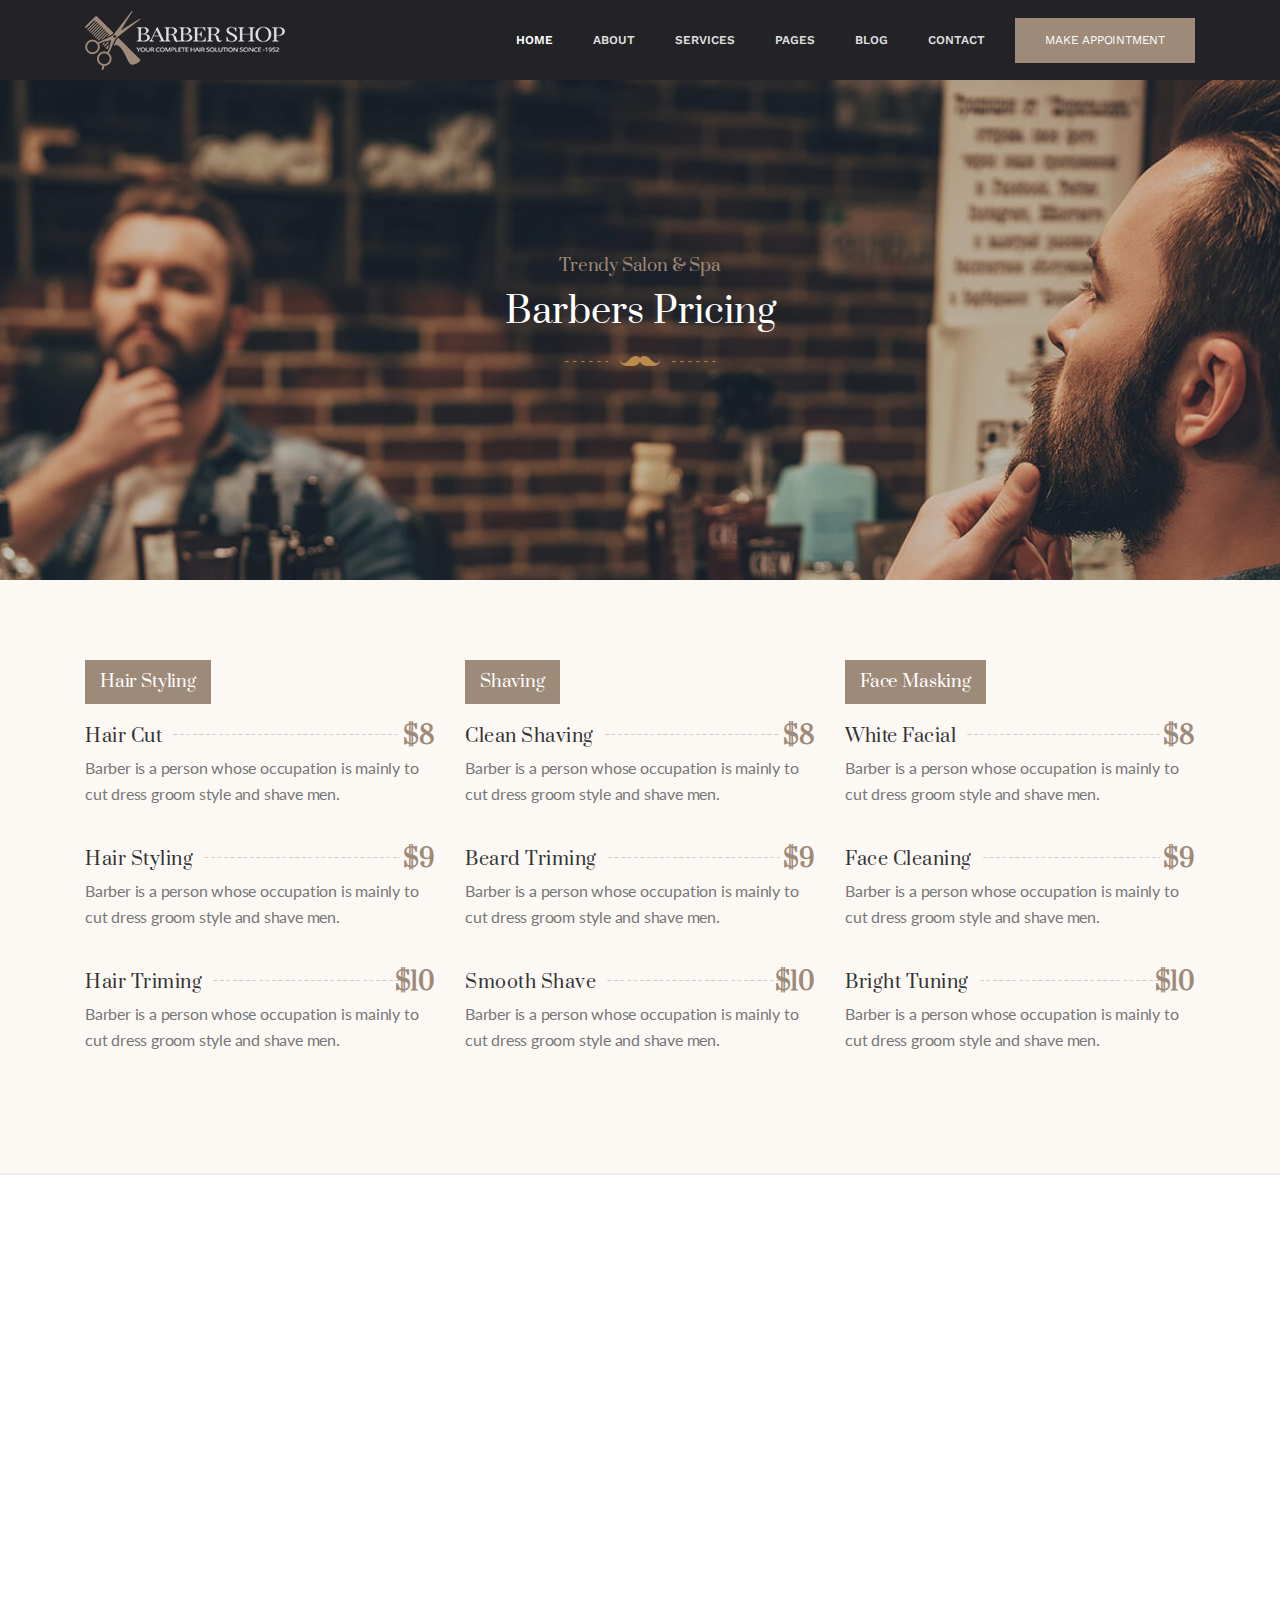
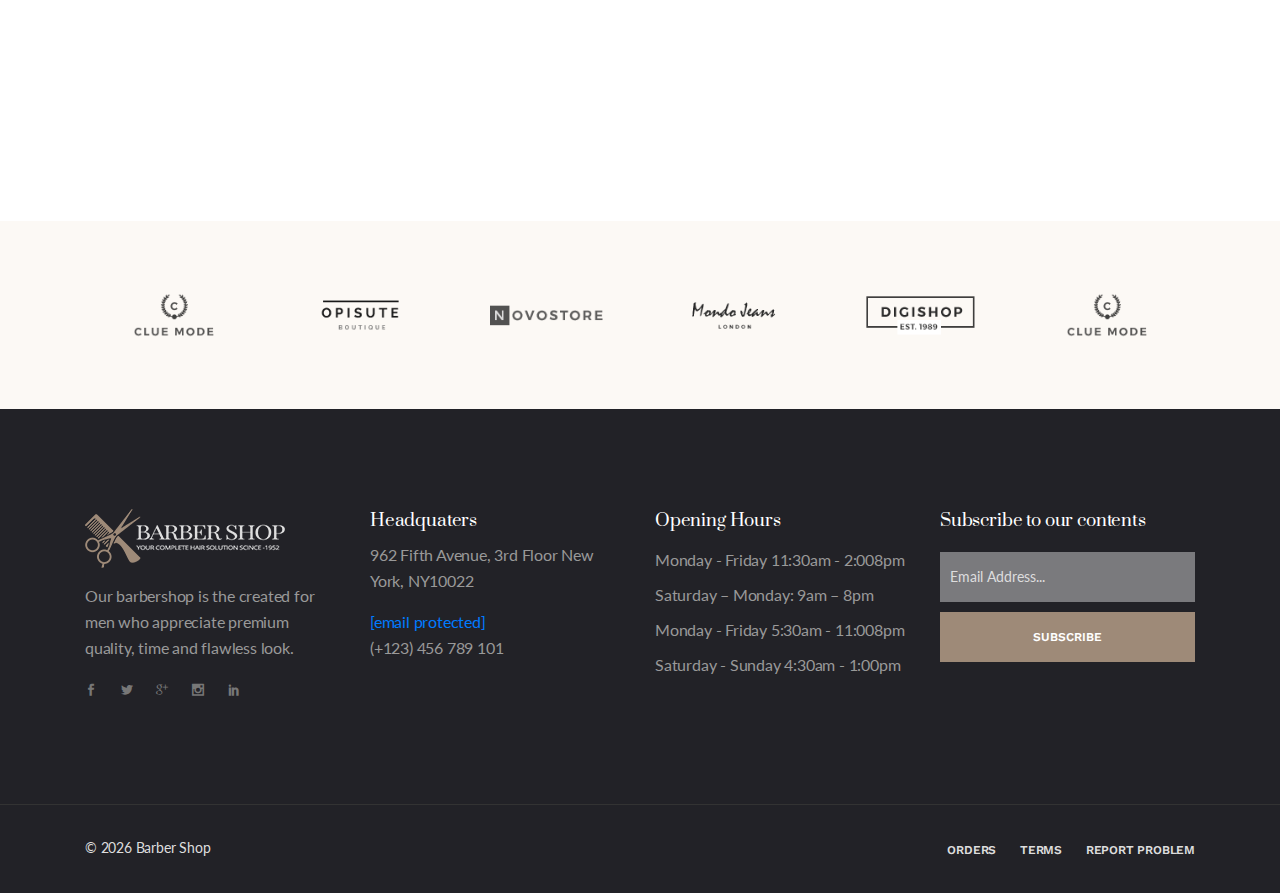
<file: pricing.html>
<!doctype html>
<html class="no-js" lang="en">

<head>
    <meta charset="utf-8">
    <meta name="viewport" content="width=device-width, initial-scale=1">
    <meta name="description" content="BarberShop & Hair Salon HTML Template">
    <meta name="author" content="">
    <title>Barber Shop || BarberShop Hair Salon HTML Template</title>
    <link rel="shortcut icon" type="image/x-icon" href="img/favicon.png">

    <link rel="stylesheet" href="css/elegant-font-icons.css">

    <link rel="stylesheet" href="css/elegant-line-icons.css">

    <link rel="stylesheet" href="css/themify-icons.css">

    <link rel="stylesheet" href="css/barber-icons.css">

    <link rel="stylesheet" href="css/bootstrap.min.css">

    <link rel="stylesheet" href="css/animate.min.css">

    <link rel="stylesheet" href="css/venobox/venobox.css">

    <link rel="stylesheet" href="css/nice-select.css">

    <link rel="stylesheet" href="css/owl.carousel.css">

    <link rel="stylesheet" href="css/slicknav.min.css">

    <link rel="stylesheet" href="css/main.css">

    <link rel="stylesheet" href="css/responsive.css">
    <script src="js/vendor/modernizr-2.8.3-respond-1.4.2.min.js"></script>
</head>

<body>
    <!--[if lt IE 8]>
            <p class="browserupgrade">You are using an <strong>outdated</strong> browser. Please <a href="http://browsehappy.com/">upgrade your browser</a> to improve your experience.</p>
        <![endif]-->
    <div id='preloader'>
        <div class='loader'>
            <img src="img/loading.gif" width="80" alt="">
        </div>
    </div>
    <header id="header" class="header-section">
        <div class="container">
            <nav class="navbar ">
                <a href="#" class="navbar-brand"><img src="img/logo.png" alt="Barbershop"></a>
                <div class="d-flex menu-wrap align-items-center">
                    <div id="mainmenu" class="mainmenu">
                        <ul class="nav">
                            <li><a data-scroll class="nav-link active" href="index-2.html">Home<span
                                        class="sr-only">(current)</span></a>
                                <ul>
                                    <li><a href="index-2.html">Home Default</a></li>
                                    <li><a href="index-3.html">Home Modern</a></li>
                                    <li><a href="index-4.html">Home Classic</a></li>
                                </ul>
                            </li>
                            <li><a href="about-us.html">About</a>
                                <ul>
                                    <li><a href="about-us.html">About Us</a></li>
                                    <li><a href="about-company.html">About Company</a></li>
                                </ul>
                            </li>
                            <li><a href="services.html">Services</a>
                                <ul>
                                    <li><a href="services.html">Services 01</a></li>
                                    <li><a href="services-2.html">Services 02</a></li>
                                </ul>
                            </li>
                            <li><a href="#">Pages</a>
                                <ul>
                                    <li><a href="appointment.html">Appointment</a></li>
                                    <li><a href="gallery.html">Gallery</a></li>
                                    <li><a href="team.html">Our Team</a></li>
                                    <li><a href="pricing.html">Our Pricing</a></li>
                                    <li><a href="404.html">404 Error</a></li>
                                </ul>
                            </li>
                            <li><a href="#">Blog</a>
                                <ul>
                                    <li><a href="blog-grid.html">Blog Grid</a></li>
                                    <li><a href="blog-classic.html">Blog Classic</a></li>
                                    <li><a href="blog-single.html">Blog Single</a></li>
                                </ul>
                            </li>
                            <li><a href="contact.html">Contact</a></li>
                        </ul>
                    </div>
                    <div class="header-btn">
                        <a href="#" class="menu-btn">Make Appointment</a>
                    </div>
                </div>
            </nav>
        </div>
    </header>
    <section class="page_header d-flex align-items-center">
        <div class="container">
            <div class="section_heading text-center mb-40 wow fadeInUp" data-wow-delay="300ms">
                <h3>Trendy Salon &amp; Spa</h3>
                <h2>Barbers Pricing</h2>
                <div class="heading-line"></div>
            </div>
        </div>
    </section>
    <section class="pricing_section bg-grey bd-bottom padding">
        <div class="container">
            <div class="row">
                <div class="col-lg-4 col-md-6 sm-padding">
                    <div class="price_wrap">
                        <h3>Hair Styling</h3>
                        <ul class="price_list">
                            <li>
                                <h4>Hair Cut</h4>
                                <p>Barber is a person whose occupation is mainly to cut dress groom style and shave men.
                                </p>
                                <span class="price">$8</span>
                            </li>
                            <li>
                                <h4>Hair Styling</h4>
                                <p>Barber is a person whose occupation is mainly to cut dress groom style and shave men.
                                </p>
                                <span class="price">$9</span>
                            </li>
                            <li>
                                <h4>Hair Triming</h4>
                                <p>Barber is a person whose occupation is mainly to cut dress groom style and shave men.
                                </p>
                                <span class="price">$10</span>
                            </li>
                        </ul>
                    </div>
                </div>
                <div class="col-lg-4 col-md-6 sm-padding">
                    <div class="price_wrap">
                        <h3>Shaving</h3>
                        <ul class="price_list">
                            <li>
                                <h4>Clean Shaving</h4>
                                <p>Barber is a person whose occupation is mainly to cut dress groom style and shave men.
                                </p>
                                <span class="price">$8</span>
                            </li>
                            <li>
                                <h4>Beard Triming</h4>
                                <p>Barber is a person whose occupation is mainly to cut dress groom style and shave men.
                                </p>
                                <span class="price">$9</span>
                            </li>
                            <li>
                                <h4>Smooth Shave</h4>
                                <p>Barber is a person whose occupation is mainly to cut dress groom style and shave men.
                                </p>
                                <span class="price">$10</span>
                            </li>
                        </ul>
                    </div>
                </div>
                <div class="col-lg-4 col-md-12 sm-padding">
                    <div class="price_wrap">
                        <h3>Face Masking</h3>
                        <ul class="price_list">
                            <li>
                                <h4>White Facial</h4>
                                <p>Barber is a person whose occupation is mainly to cut dress groom style and shave men.
                                </p>
                                <span class="price">$8</span>
                            </li>
                            <li>
                                <h4>Face Cleaning</h4>
                                <p>Barber is a person whose occupation is mainly to cut dress groom style and shave men.
                                </p>
                                <span class="price">$9</span>
                            </li>
                            <li>
                                <h4>Bright Tuning</h4>
                                <p>Barber is a person whose occupation is mainly to cut dress groom style and shave men.
                                </p>
                                <span class="price">$10</span>
                            </li>
                        </ul>
                    </div>
                </div>
            </div>
        </div>
    </section>
    <section class="cta_section padding">
        <div class="container">
            <div class="display-table">
                <div class="table-cel">
                    <div class="cta_content align-center wow fadeInUp" data-wow-delay="300ms">
                        <h2>Making You Look Good <br> Is In Our Haritage.</h2>
                        <p>Barber is a person whose occupation is mainly to cut dress groom <br>style and shave men's
                            and boys hair.</p>
                        <a href="#" class="default_btn">Make Appointment</a>
                    </div>
                </div>
            </div>
        </div>
    </section>
    <div class="sponsor_section bg-grey padding">
        <div class="container">
            <ul id="sponsor_carousel" class="sponsor_items owl-carousel">
                <li class="sponsor_item">
                    <img src="img/sponsor-1.png" alt="sponsor-image">
                </li>
                <li class="sponsor_item">
                    <img src="img/sponsor-2.png" alt="sponsor-image">
                </li>
                <li class="sponsor_item">
                    <img src="img/sponsor-3.png" alt="sponsor-image">
                </li>
                <li class="sponsor_item">
                    <img src="img/sponsor-4.png" alt="sponsor-image">
                </li>
                <li class="sponsor_item">
                    <img src="img/sponsor-5.png" alt="sponsor-image">
                </li>
                <li class="sponsor_item">
                    <img src="img/sponsor-1.png" alt="sponsor-image">
                </li>
                <li class="sponsor_item">
                    <img src="img/sponsor-2.png" alt="sponsor-image">
                </li>
                <li class="sponsor_item">
                    <img src="img/sponsor-3.png" alt="sponsor-image">
                </li>
            </ul>
        </div>
    </div>
    <section class="widget_section padding">
        <div class="container">
            <div class="row">
                <div class="col-lg-3 col-md-6 sm-padding">
                    <div class="footer_widget">
                        <img class="mb-15" src="img/logo.png" alt="Brand">
                        <p>Our barbershop is the created for men who appreciate premium quality, time and flawless look.
                        </p>
                        <ul class="widget_social">
                            <li><a href="#"><i class="social_facebook"></i></a></li>
                            <li><a href="#"><i class="social_twitter"></i></a></li>
                            <li><a href="#"><i class="social_googleplus"></i></a></li>
                            <li><a href="#"><i class="social_instagram"></i></a></li>
                            <li><a href="#"><i class="social_linkedin"></i></a></li>
                        </ul>
                    </div>
                </div>
                <div class="col-lg-3 col-md-6 sm-padding">
                    <div class="footer_widget">
                        <h3>Headquaters</h3>
                        <p>962 Fifth Avenue, 3rd Floor New York, NY10022</p>
                        <p><a href="https://html.dynamiclayers.net/cdn-cgi/l/email-protection" class="__cf_email__"
                                data-cfemail="f1b9949d9d9eb195889f909c98929d9088948382df9f9485">[email&#160;protected]</a>
                            <br>(+123) 456 789 101</p>
                    </div>
                </div>
                <div class="col-lg-3 col-md-6 sm-padding">
                    <div class="footer_widget">
                        <h3>Opening Hours</h3>
                        <ul class="opening_time">
                            <li>Monday - Friday 11:30am - 2:008pm</li>
                            <li>Saturday – Monday: 9am – 8pm</li>
                            <li>Monday - Friday 5:30am - 11:008pm</li>
                            <li>Saturday - Sunday 4:30am - 1:00pm</li>
                        </ul>
                    </div>
                </div>
                <div class="col-lg-3 col-md-12 sm-padding">
                    <div class="footer_widget">
                        <h3>Subscribe to our contents</h3>
                        <div class="subscribe_form">
                            <form action="#" class="subscribe_form">
                                <input type="email" name="email" id="subs-email" class="form_input"
                                    placeholder="Email Address...">
                                <button type="submit" class="submit">SUBSCRIBE</button>
                                <div class="clearfix"></div>
                                <div id="subscribe-result">
                                    <p class="subscription-success"></p>
                                    <p class="subscription-error"></p>
                                </div>
                            </form>
                        </div>
                    </div>
                </div>
            </div>
        </div>
    </section>
    <footer class="footer_section">
        <div class="container">
            <div class="row">
                <div class="col-md-6 xs-padding">
                    <div class="copyright">&copy;
                        <script type="text/javascript"> document.write(new Date().getFullYear())</script> Barber Shop
                        
                    </div>
                </div>
                <div class="col-md-6 xs-padding">
                    <ul class="footer_social">
                        <li><a href="#">Orders</a></li>
                        <li><a href="#">Terms</a></li>
                        <li><a href="#">Report Problem</a></li>
                    </ul>
                </div>
            </div>
        </div>
    </footer>
    <a data-scroll href="#header" id="scroll-to-top"><i class="arrow_up"></i></a>

    <script src="js/vendor/jquery-1.12.4.min.js"></script>

    <script src="js/vendor/bootstrap.min.js"></script>

    <script src="js/vendor/imagesloaded.pkgd.min.js"></script>

    <script src="js/vendor/owl.carousel.min.js"></script>

    <script src="js/vendor/jquery.isotope.v3.0.2.js"></script>

    <script src="js/vendor/smooth-scroll.min.js"></script>

    <script src="js/vendor/venobox.min.js"></script>

    <script src="js/vendor/jquery.ajaxchimp.min.js"></script>

    <script src="js/vendor/jquery.slicknav.min.js"></script>

    <script src="js/vendor/jquery.nice-select.min.js"></script>

    <script src="js/vendor/jquery.mb.YTPlayer.min.js"></script>

    <script src="js/vendor/wow.min.js"></script>

    <script src="js/contact.js"></script>

    <script src="js/appointment.js"></script>

    <script src="js/main.js"></script>
</body>


</html>
</file>
<file: css/elegant-font-icons.css>
@font-face{font-family:eleganticons;src:url(../fonts/ElegantIcons.eot);src:url(../fonts/ElegantIconsd41d.eot?#iefix) format('embedded-opentype'),url(../fonts/ElegantIcons.woff) format('woff'),url(../fonts/ElegantIcons.ttf) format('truetype'),url(../fonts/ElegantIcons.svg#ElegantIcons) format('svg');font-weight:400;font-style:normal}[data-icon]:before{font-family:eleganticons;content:attr(data-icon);speak:none;font-weight:400;font-variant:normal;text-transform:none;line-height:1;-webkit-font-smoothing:antialiased;-moz-osx-font-smoothing:grayscale}.arrow_up,.arrow_down,.arrow_left,.arrow_right,.arrow_left-up,.arrow_right-up,.arrow_right-down,.arrow_left-down,.arrow-up-down,.arrow_up-down_alt,.arrow_left-right_alt,.arrow_left-right,.arrow_expand_alt2,.arrow_expand_alt,.arrow_condense,.arrow_expand,.arrow_move,.arrow_carrot-up,.arrow_carrot-down,.arrow_carrot-left,.arrow_carrot-right,.arrow_carrot-2up,.arrow_carrot-2down,.arrow_carrot-2left,.arrow_carrot-2right,.arrow_carrot-up_alt2,.arrow_carrot-down_alt2,.arrow_carrot-left_alt2,.arrow_carrot-right_alt2,.arrow_carrot-2up_alt2,.arrow_carrot-2down_alt2,.arrow_carrot-2left_alt2,.arrow_carrot-2right_alt2,.arrow_triangle-up,.arrow_triangle-down,.arrow_triangle-left,.arrow_triangle-right,.arrow_triangle-up_alt2,.arrow_triangle-down_alt2,.arrow_triangle-left_alt2,.arrow_triangle-right_alt2,.arrow_back,.icon_minus-06,.icon_plus,.icon_close,.icon_check,.icon_minus_alt2,.icon_plus_alt2,.icon_close_alt2,.icon_check_alt2,.icon_zoom-out_alt,.icon_zoom-in_alt,.icon_search,.icon_box-empty,.icon_box-selected,.icon_minus-box,.icon_plus-box,.icon_box-checked,.icon_circle-empty,.icon_circle-slelected,.icon_stop_alt2,.icon_stop,.icon_pause_alt2,.icon_pause,.icon_menu,.icon_menu-square_alt2,.icon_menu-circle_alt2,.icon_ul,.icon_ol,.icon_adjust-horiz,.icon_adjust-vert,.icon_document_alt,.icon_documents_alt,.icon_pencil,.icon_pencil-edit_alt,.icon_pencil-edit,.icon_folder-alt,.icon_folder-open_alt,.icon_folder-add_alt,.icon_info_alt,.icon_error-oct_alt,.icon_error-circle_alt,.icon_error-triangle_alt,.icon_question_alt2,.icon_question,.icon_comment_alt,.icon_chat_alt,.icon_vol-mute_alt,.icon_volume-low_alt,.icon_volume-high_alt,.icon_quotations,.icon_quotations_alt2,.icon_clock_alt,.icon_lock_alt,.icon_lock-open_alt,.icon_key_alt,.icon_cloud_alt,.icon_cloud-upload_alt,.icon_cloud-download_alt,.icon_image,.icon_images,.icon_lightbulb_alt,.icon_gift_alt,.icon_house_alt,.icon_genius,.icon_mobile,.icon_tablet,.icon_laptop,.icon_desktop,.icon_camera_alt,.icon_mail_alt,.icon_cone_alt,.icon_ribbon_alt,.icon_bag_alt,.icon_creditcard,.icon_cart_alt,.icon_paperclip,.icon_tag_alt,.icon_tags_alt,.icon_trash_alt,.icon_cursor_alt,.icon_mic_alt,.icon_compass_alt,.icon_pin_alt,.icon_pushpin_alt,.icon_map_alt,.icon_drawer_alt,.icon_toolbox_alt,.icon_book_alt,.icon_calendar,.icon_film,.icon_table,.icon_contacts_alt,.icon_headphones,.icon_lifesaver,.icon_piechart,.icon_refresh,.icon_link_alt,.icon_link,.icon_loading,.icon_blocked,.icon_archive_alt,.icon_heart_alt,.icon_star_alt,.icon_star-half_alt,.icon_star,.icon_star-half,.icon_tools,.icon_tool,.icon_cog,.icon_cogs,.arrow_up_alt,.arrow_down_alt,.arrow_left_alt,.arrow_right_alt,.arrow_left-up_alt,.arrow_right-up_alt,.arrow_right-down_alt,.arrow_left-down_alt,.arrow_condense_alt,.arrow_expand_alt3,.arrow_carrot_up_alt,.arrow_carrot-down_alt,.arrow_carrot-left_alt,.arrow_carrot-right_alt,.arrow_carrot-2up_alt,.arrow_carrot-2dwnn_alt,.arrow_carrot-2left_alt,.arrow_carrot-2right_alt,.arrow_triangle-up_alt,.arrow_triangle-down_alt,.arrow_triangle-left_alt,.arrow_triangle-right_alt,.icon_minus_alt,.icon_plus_alt,.icon_close_alt,.icon_check_alt,.icon_zoom-out,.icon_zoom-in,.icon_stop_alt,.icon_menu-square_alt,.icon_menu-circle_alt,.icon_document,.icon_documents,.icon_pencil_alt,.icon_folder,.icon_folder-open,.icon_folder-add,.icon_folder_upload,.icon_folder_download,.icon_info,.icon_error-circle,.icon_error-oct,.icon_error-triangle,.icon_question_alt,.icon_comment,.icon_chat,.icon_vol-mute,.icon_volume-low,.icon_volume-high,.icon_quotations_alt,.icon_clock,.icon_lock,.icon_lock-open,.icon_key,.icon_cloud,.icon_cloud-upload,.icon_cloud-download,.icon_lightbulb,.icon_gift,.icon_house,.icon_camera,.icon_mail,.icon_cone,.icon_ribbon,.icon_bag,.icon_cart,.icon_tag,.icon_tags,.icon_trash,.icon_cursor,.icon_mic,.icon_compass,.icon_pin,.icon_pushpin,.icon_map,.icon_drawer,.icon_toolbox,.icon_book,.icon_contacts,.icon_archive,.icon_heart,.icon_profile,.icon_group,.icon_grid-2x2,.icon_grid-3x3,.icon_music,.icon_pause_alt,.icon_phone,.icon_upload,.icon_download,.social_facebook,.social_twitter,.social_pinterest,.social_googleplus,.social_tumblr,.social_tumbleupon,.social_wordpress,.social_instagram,.social_dribbble,.social_vimeo,.social_linkedin,.social_rss,.social_deviantart,.social_share,.social_myspace,.social_skype,.social_youtube,.social_picassa,.social_googledrive,.social_flickr,.social_blogger,.social_spotify,.social_delicious,.social_facebook_circle,.social_twitter_circle,.social_pinterest_circle,.social_googleplus_circle,.social_tumblr_circle,.social_stumbleupon_circle,.social_wordpress_circle,.social_instagram_circle,.social_dribbble_circle,.social_vimeo_circle,.social_linkedin_circle,.social_rss_circle,.social_deviantart_circle,.social_share_circle,.social_myspace_circle,.social_skype_circle,.social_youtube_circle,.social_picassa_circle,.social_googledrive_alt2,.social_flickr_circle,.social_blogger_circle,.social_spotify_circle,.social_delicious_circle,.social_facebook_square,.social_twitter_square,.social_pinterest_square,.social_googleplus_square,.social_tumblr_square,.social_stumbleupon_square,.social_wordpress_square,.social_instagram_square,.social_dribbble_square,.social_vimeo_square,.social_linkedin_square,.social_rss_square,.social_deviantart_square,.social_share_square,.social_myspace_square,.social_skype_square,.social_youtube_square,.social_picassa_square,.social_googledrive_square,.social_flickr_square,.social_blogger_square,.social_spotify_square,.social_delicious_square,.icon_printer,.icon_calulator,.icon_building,.icon_floppy,.icon_drive,.icon_search-2,.icon_id,.icon_id-2,.icon_puzzle,.icon_like,.icon_dislike,.icon_mug,.icon_currency,.icon_wallet,.icon_pens,.icon_easel,.icon_flowchart,.icon_datareport,.icon_briefcase,.icon_shield,.icon_percent,.icon_globe,.icon_globe-2,.icon_target,.icon_hourglass,.icon_balance,.icon_rook,.icon_printer-alt,.icon_calculator_alt,.icon_building_alt,.icon_floppy_alt,.icon_drive_alt,.icon_search_alt,.icon_id_alt,.icon_id-2_alt,.icon_puzzle_alt,.icon_like_alt,.icon_dislike_alt,.icon_mug_alt,.icon_currency_alt,.icon_wallet_alt,.icon_pens_alt,.icon_easel_alt,.icon_flowchart_alt,.icon_datareport_alt,.icon_briefcase_alt,.icon_shield_alt,.icon_percent_alt,.icon_globe_alt,.icon_clipboard{font-family:eleganticons;speak:none;font-style:normal;font-weight:400;font-variant:normal;text-transform:none;line-height:1;-webkit-font-smoothing:antialiased}.arrow_up:before{content:"\21"}.arrow_down:before{content:"\22"}.arrow_left:before{content:"\23"}.arrow_right:before{content:"\24"}.arrow_left-up:before{content:"\25"}.arrow_right-up:before{content:"\26"}.arrow_right-down:before{content:"\27"}.arrow_left-down:before{content:"\28"}.arrow-up-down:before{content:"\29"}.arrow_up-down_alt:before{content:"\2a"}.arrow_left-right_alt:before{content:"\2b"}.arrow_left-right:before{content:"\2c"}.arrow_expand_alt2:before{content:"\2d"}.arrow_expand_alt:before{content:"\2e"}.arrow_condense:before{content:"\2f"}.arrow_expand:before{content:"\30"}.arrow_move:before{content:"\31"}.arrow_carrot-up:before{content:"\32"}.arrow_carrot-down:before{content:"\33"}.arrow_carrot-left:before{content:"\34"}.arrow_carrot-right:before{content:"\35"}.arrow_carrot-2up:before{content:"\36"}.arrow_carrot-2down:before{content:"\37"}.arrow_carrot-2left:before{content:"\38"}.arrow_carrot-2right:before{content:"\39"}.arrow_carrot-up_alt2:before{content:"\3a"}.arrow_carrot-down_alt2:before{content:"\3b"}.arrow_carrot-left_alt2:before{content:"\3c"}.arrow_carrot-right_alt2:before{content:"\3d"}.arrow_carrot-2up_alt2:before{content:"\3e"}.arrow_carrot-2down_alt2:before{content:"\3f"}.arrow_carrot-2left_alt2:before{content:"\40"}.arrow_carrot-2right_alt2:before{content:"\41"}.arrow_triangle-up:before{content:"\42"}.arrow_triangle-down:before{content:"\43"}.arrow_triangle-left:before{content:"\44"}.arrow_triangle-right:before{content:"\45"}.arrow_triangle-up_alt2:before{content:"\46"}.arrow_triangle-down_alt2:before{content:"\47"}.arrow_triangle-left_alt2:before{content:"\48"}.arrow_triangle-right_alt2:before{content:"\49"}.arrow_back:before{content:"\4a"}.icon_minus-06:before{content:"\4b"}.icon_plus:before{content:"\4c"}.icon_close:before{content:"\4d"}.icon_check:before{content:"\4e"}.icon_minus_alt2:before{content:"\4f"}.icon_plus_alt2:before{content:"\50"}.icon_close_alt2:before{content:"\51"}.icon_check_alt2:before{content:"\52"}.icon_zoom-out_alt:before{content:"\53"}.icon_zoom-in_alt:before{content:"\54"}.icon_search:before{content:"\55"}.icon_box-empty:before{content:"\56"}.icon_box-selected:before{content:"\57"}.icon_minus-box:before{content:"\58"}.icon_plus-box:before{content:"\59"}.icon_box-checked:before{content:"\5a"}.icon_circle-empty:before{content:"\5b"}.icon_circle-slelected:before{content:"\5c"}.icon_stop_alt2:before{content:"\5d"}.icon_stop:before{content:"\5e"}.icon_pause_alt2:before{content:"\5f"}.icon_pause:before{content:"\60"}.icon_menu:before{content:"\61"}.icon_menu-square_alt2:before{content:"\62"}.icon_menu-circle_alt2:before{content:"\63"}.icon_ul:before{content:"\64"}.icon_ol:before{content:"\65"}.icon_adjust-horiz:before{content:"\66"}.icon_adjust-vert:before{content:"\67"}.icon_document_alt:before{content:"\68"}.icon_documents_alt:before{content:"\69"}.icon_pencil:before{content:"\6a"}.icon_pencil-edit_alt:before{content:"\6b"}.icon_pencil-edit:before{content:"\6c"}.icon_folder-alt:before{content:"\6d"}.icon_folder-open_alt:before{content:"\6e"}.icon_folder-add_alt:before{content:"\6f"}.icon_info_alt:before{content:"\70"}.icon_error-oct_alt:before{content:"\71"}.icon_error-circle_alt:before{content:"\72"}.icon_error-triangle_alt:before{content:"\73"}.icon_question_alt2:before{content:"\74"}.icon_question:before{content:"\75"}.icon_comment_alt:before{content:"\76"}.icon_chat_alt:before{content:"\77"}.icon_vol-mute_alt:before{content:"\78"}.icon_volume-low_alt:before{content:"\79"}.icon_volume-high_alt:before{content:"\7a"}.icon_quotations:before{content:"\7b"}.icon_quotations_alt2:before{content:"\7c"}.icon_clock_alt:before{content:"\7d"}.icon_lock_alt:before{content:"\7e"}.icon_lock-open_alt:before{content:"\e000"}.icon_key_alt:before{content:"\e001"}.icon_cloud_alt:before{content:"\e002"}.icon_cloud-upload_alt:before{content:"\e003"}.icon_cloud-download_alt:before{content:"\e004"}.icon_image:before{content:"\e005"}.icon_images:before{content:"\e006"}.icon_lightbulb_alt:before{content:"\e007"}.icon_gift_alt:before{content:"\e008"}.icon_house_alt:before{content:"\e009"}.icon_genius:before{content:"\e00a"}.icon_mobile:before{content:"\e00b"}.icon_tablet:before{content:"\e00c"}.icon_laptop:before{content:"\e00d"}.icon_desktop:before{content:"\e00e"}.icon_camera_alt:before{content:"\e00f"}.icon_mail_alt:before{content:"\e010"}.icon_cone_alt:before{content:"\e011"}.icon_ribbon_alt:before{content:"\e012"}.icon_bag_alt:before{content:"\e013"}.icon_creditcard:before{content:"\e014"}.icon_cart_alt:before{content:"\e015"}.icon_paperclip:before{content:"\e016"}.icon_tag_alt:before{content:"\e017"}.icon_tags_alt:before{content:"\e018"}.icon_trash_alt:before{content:"\e019"}.icon_cursor_alt:before{content:"\e01a"}.icon_mic_alt:before{content:"\e01b"}.icon_compass_alt:before{content:"\e01c"}.icon_pin_alt:before{content:"\e01d"}.icon_pushpin_alt:before{content:"\e01e"}.icon_map_alt:before{content:"\e01f"}.icon_drawer_alt:before{content:"\e020"}.icon_toolbox_alt:before{content:"\e021"}.icon_book_alt:before{content:"\e022"}.icon_calendar:before{content:"\e023"}.icon_film:before{content:"\e024"}.icon_table:before{content:"\e025"}.icon_contacts_alt:before{content:"\e026"}.icon_headphones:before{content:"\e027"}.icon_lifesaver:before{content:"\e028"}.icon_piechart:before{content:"\e029"}.icon_refresh:before{content:"\e02a"}.icon_link_alt:before{content:"\e02b"}.icon_link:before{content:"\e02c"}.icon_loading:before{content:"\e02d"}.icon_blocked:before{content:"\e02e"}.icon_archive_alt:before{content:"\e02f"}.icon_heart_alt:before{content:"\e030"}.icon_star_alt:before{content:"\e031"}.icon_star-half_alt:before{content:"\e032"}.icon_star:before{content:"\e033"}.icon_star-half:before{content:"\e034"}.icon_tools:before{content:"\e035"}.icon_tool:before{content:"\e036"}.icon_cog:before{content:"\e037"}.icon_cogs:before{content:"\e038"}.arrow_up_alt:before{content:"\e039"}.arrow_down_alt:before{content:"\e03a"}.arrow_left_alt:before{content:"\e03b"}.arrow_right_alt:before{content:"\e03c"}.arrow_left-up_alt:before{content:"\e03d"}.arrow_right-up_alt:before{content:"\e03e"}.arrow_right-down_alt:before{content:"\e03f"}.arrow_left-down_alt:before{content:"\e040"}.arrow_condense_alt:before{content:"\e041"}.arrow_expand_alt3:before{content:"\e042"}.arrow_carrot_up_alt:before{content:"\e043"}.arrow_carrot-down_alt:before{content:"\e044"}.arrow_carrot-left_alt:before{content:"\e045"}.arrow_carrot-right_alt:before{content:"\e046"}.arrow_carrot-2up_alt:before{content:"\e047"}.arrow_carrot-2dwnn_alt:before{content:"\e048"}.arrow_carrot-2left_alt:before{content:"\e049"}.arrow_carrot-2right_alt:before{content:"\e04a"}.arrow_triangle-up_alt:before{content:"\e04b"}.arrow_triangle-down_alt:before{content:"\e04c"}.arrow_triangle-left_alt:before{content:"\e04d"}.arrow_triangle-right_alt:before{content:"\e04e"}.icon_minus_alt:before{content:"\e04f"}.icon_plus_alt:before{content:"\e050"}.icon_close_alt:before{content:"\e051"}.icon_check_alt:before{content:"\e052"}.icon_zoom-out:before{content:"\e053"}.icon_zoom-in:before{content:"\e054"}.icon_stop_alt:before{content:"\e055"}.icon_menu-square_alt:before{content:"\e056"}.icon_menu-circle_alt:before{content:"\e057"}.icon_document:before{content:"\e058"}.icon_documents:before{content:"\e059"}.icon_pencil_alt:before{content:"\e05a"}.icon_folder:before{content:"\e05b"}.icon_folder-open:before{content:"\e05c"}.icon_folder-add:before{content:"\e05d"}.icon_folder_upload:before{content:"\e05e"}.icon_folder_download:before{content:"\e05f"}.icon_info:before{content:"\e060"}.icon_error-circle:before{content:"\e061"}.icon_error-oct:before{content:"\e062"}.icon_error-triangle:before{content:"\e063"}.icon_question_alt:before{content:"\e064"}.icon_comment:before{content:"\e065"}.icon_chat:before{content:"\e066"}.icon_vol-mute:before{content:"\e067"}.icon_volume-low:before{content:"\e068"}.icon_volume-high:before{content:"\e069"}.icon_quotations_alt:before{content:"\e06a"}.icon_clock:before{content:"\e06b"}.icon_lock:before{content:"\e06c"}.icon_lock-open:before{content:"\e06d"}.icon_key:before{content:"\e06e"}.icon_cloud:before{content:"\e06f"}.icon_cloud-upload:before{content:"\e070"}.icon_cloud-download:before{content:"\e071"}.icon_lightbulb:before{content:"\e072"}.icon_gift:before{content:"\e073"}.icon_house:before{content:"\e074"}.icon_camera:before{content:"\e075"}.icon_mail:before{content:"\e076"}.icon_cone:before{content:"\e077"}.icon_ribbon:before{content:"\e078"}.icon_bag:before{content:"\e079"}.icon_cart:before{content:"\e07a"}.icon_tag:before{content:"\e07b"}.icon_tags:before{content:"\e07c"}.icon_trash:before{content:"\e07d"}.icon_cursor:before{content:"\e07e"}.icon_mic:before{content:"\e07f"}.icon_compass:before{content:"\e080"}.icon_pin:before{content:"\e081"}.icon_pushpin:before{content:"\e082"}.icon_map:before{content:"\e083"}.icon_drawer:before{content:"\e084"}.icon_toolbox:before{content:"\e085"}.icon_book:before{content:"\e086"}.icon_contacts:before{content:"\e087"}.icon_archive:before{content:"\e088"}.icon_heart:before{content:"\e089"}.icon_profile:before{content:"\e08a"}.icon_group:before{content:"\e08b"}.icon_grid-2x2:before{content:"\e08c"}.icon_grid-3x3:before{content:"\e08d"}.icon_music:before{content:"\e08e"}.icon_pause_alt:before{content:"\e08f"}.icon_phone:before{content:"\e090"}.icon_upload:before{content:"\e091"}.icon_download:before{content:"\e092"}.social_facebook:before{content:"\e093"}.social_twitter:before{content:"\e094"}.social_pinterest:before{content:"\e095"}.social_googleplus:before{content:"\e096"}.social_tumblr:before{content:"\e097"}.social_tumbleupon:before{content:"\e098"}.social_wordpress:before{content:"\e099"}.social_instagram:before{content:"\e09a"}.social_dribbble:before{content:"\e09b"}.social_vimeo:before{content:"\e09c"}.social_linkedin:before{content:"\e09d"}.social_rss:before{content:"\e09e"}.social_deviantart:before{content:"\e09f"}.social_share:before{content:"\e0a0"}.social_myspace:before{content:"\e0a1"}.social_skype:before{content:"\e0a2"}.social_youtube:before{content:"\e0a3"}.social_picassa:before{content:"\e0a4"}.social_googledrive:before{content:"\e0a5"}.social_flickr:before{content:"\e0a6"}.social_blogger:before{content:"\e0a7"}.social_spotify:before{content:"\e0a8"}.social_delicious:before{content:"\e0a9"}.social_facebook_circle:before{content:"\e0aa"}.social_twitter_circle:before{content:"\e0ab"}.social_pinterest_circle:before{content:"\e0ac"}.social_googleplus_circle:before{content:"\e0ad"}.social_tumblr_circle:before{content:"\e0ae"}.social_stumbleupon_circle:before{content:"\e0af"}.social_wordpress_circle:before{content:"\e0b0"}.social_instagram_circle:before{content:"\e0b1"}.social_dribbble_circle:before{content:"\e0b2"}.social_vimeo_circle:before{content:"\e0b3"}.social_linkedin_circle:before{content:"\e0b4"}.social_rss_circle:before{content:"\e0b5"}.social_deviantart_circle:before{content:"\e0b6"}.social_share_circle:before{content:"\e0b7"}.social_myspace_circle:before{content:"\e0b8"}.social_skype_circle:before{content:"\e0b9"}.social_youtube_circle:before{content:"\e0ba"}.social_picassa_circle:before{content:"\e0bb"}.social_googledrive_alt2:before{content:"\e0bc"}.social_flickr_circle:before{content:"\e0bd"}.social_blogger_circle:before{content:"\e0be"}.social_spotify_circle:before{content:"\e0bf"}.social_delicious_circle:before{content:"\e0c0"}.social_facebook_square:before{content:"\e0c1"}.social_twitter_square:before{content:"\e0c2"}.social_pinterest_square:before{content:"\e0c3"}.social_googleplus_square:before{content:"\e0c4"}.social_tumblr_square:before{content:"\e0c5"}.social_stumbleupon_square:before{content:"\e0c6"}.social_wordpress_square:before{content:"\e0c7"}.social_instagram_square:before{content:"\e0c8"}.social_dribbble_square:before{content:"\e0c9"}.social_vimeo_square:before{content:"\e0ca"}.social_linkedin_square:before{content:"\e0cb"}.social_rss_square:before{content:"\e0cc"}.social_deviantart_square:before{content:"\e0cd"}.social_share_square:before{content:"\e0ce"}.social_myspace_square:before{content:"\e0cf"}.social_skype_square:before{content:"\e0d0"}.social_youtube_square:before{content:"\e0d1"}.social_picassa_square:before{content:"\e0d2"}.social_googledrive_square:before{content:"\e0d3"}.social_flickr_square:before{content:"\e0d4"}.social_blogger_square:before{content:"\e0d5"}.social_spotify_square:before{content:"\e0d6"}.social_delicious_square:before{content:"\e0d7"}.icon_printer:before{content:"\e103"}.icon_calulator:before{content:"\e0ee"}.icon_building:before{content:"\e0ef"}.icon_floppy:before{content:"\e0e8"}.icon_drive:before{content:"\e0ea"}.icon_search-2:before{content:"\e101"}.icon_id:before{content:"\e107"}.icon_id-2:before{content:"\e108"}.icon_puzzle:before{content:"\e102"}.icon_like:before{content:"\e106"}.icon_dislike:before{content:"\e0eb"}.icon_mug:before{content:"\e105"}.icon_currency:before{content:"\e0ed"}.icon_wallet:before{content:"\e100"}.icon_pens:before{content:"\e104"}.icon_easel:before{content:"\e0e9"}.icon_flowchart:before{content:"\e109"}.icon_datareport:before{content:"\e0ec"}.icon_briefcase:before{content:"\e0fe"}.icon_shield:before{content:"\e0f6"}.icon_percent:before{content:"\e0fb"}.icon_globe:before{content:"\e0e2"}.icon_globe-2:before{content:"\e0e3"}.icon_target:before{content:"\e0f5"}.icon_hourglass:before{content:"\e0e1"}.icon_balance:before{content:"\e0ff"}.icon_rook:before{content:"\e0f8"}.icon_printer-alt:before{content:"\e0fa"}.icon_calculator_alt:before{content:"\e0e7"}.icon_building_alt:before{content:"\e0fd"}.icon_floppy_alt:before{content:"\e0e4"}.icon_drive_alt:before{content:"\e0e5"}.icon_search_alt:before{content:"\e0f7"}.icon_id_alt:before{content:"\e0e0"}.icon_id-2_alt:before{content:"\e0fc"}.icon_puzzle_alt:before{content:"\e0f9"}.icon_like_alt:before{content:"\e0dd"}.icon_dislike_alt:before{content:"\e0f1"}.icon_mug_alt:before{content:"\e0dc"}.icon_currency_alt:before{content:"\e0f3"}.icon_wallet_alt:before{content:"\e0d8"}.icon_pens_alt:before{content:"\e0db"}.icon_easel_alt:before{content:"\e0f0"}.icon_flowchart_alt:before{content:"\e0df"}.icon_datareport_alt:before{content:"\e0f2"}.icon_briefcase_alt:before{content:"\e0f4"}.icon_shield_alt:before{content:"\e0d9"}.icon_percent_alt:before{content:"\e0da"}.icon_globe_alt:before{content:"\e0de"}.icon_clipboard:before{content:"\e0e6"}.glyph{float:left;text-align:center;padding:.75em;margin:.4em 1.5em .75em 0;width:6em;text-shadow:none}.glyph_big{font-size:128px;color:#59c5dc;float:left;margin-right:20px}.glyph div{padding-bottom:10px}.glyph input{font-family:consolas,monospace;font-size:12px;width:100%;text-align:center;border:0;box-shadow:0 0 0 1px #ccc;padding:.2em;-moz-border-radius:5px;-webkit-border-radius:5px}.centered{margin-left:auto;margin-right:auto}.glyph .fs1{font-size:2em}
</file>
<file: css/elegant-line-icons.css>
@font-face{font-family:et-line;src:url(../fonts/et-line.eot);src:url(../fonts/et-lined41d.eot?#iefix) format('embedded-opentype'),url(../fonts/et-line.woff) format('woff'),url(../fonts/et-line.ttf) format('truetype'),url(../fonts/et-line.svg#et-line) format('svg');font-weight:400;font-style:normal}[data-icon]:before{font-family:et-line;content:attr(data-icon);speak:none;font-weight:400;font-variant:normal;text-transform:none;line-height:1;-webkit-font-smoothing:antialiased;-moz-osx-font-smoothing:grayscale;display:inline-block}.icon-mobile,.icon-laptop,.icon-desktop,.icon-tablet,.icon-phone,.icon-document,.icon-documents,.icon-search,.icon-clipboard,.icon-newspaper,.icon-notebook,.icon-book-open,.icon-browser,.icon-calendar,.icon-presentation,.icon-picture,.icon-pictures,.icon-video,.icon-camera,.icon-printer,.icon-toolbox,.icon-briefcase,.icon-wallet,.icon-gift,.icon-bargraph,.icon-grid,.icon-expand,.icon-focus,.icon-edit,.icon-adjustments,.icon-ribbon,.icon-hourglass,.icon-lock,.icon-megaphone,.icon-shield,.icon-trophy,.icon-flag,.icon-map,.icon-puzzle,.icon-basket,.icon-envelope,.icon-streetsign,.icon-telescope,.icon-gears,.icon-key,.icon-paperclip,.icon-attachment,.icon-pricetags,.icon-lightbulb,.icon-layers,.icon-pencil,.icon-tools,.icon-tools-2,.icon-scissors,.icon-paintbrush,.icon-magnifying-glass,.icon-circle-compass,.icon-linegraph,.icon-mic,.icon-strategy,.icon-beaker,.icon-caution,.icon-recycle,.icon-anchor,.icon-profile-male,.icon-profile-female,.icon-bike,.icon-wine,.icon-hotairballoon,.icon-globe,.icon-genius,.icon-map-pin,.icon-dial,.icon-chat,.icon-heart,.icon-cloud,.icon-upload,.icon-download,.icon-target,.icon-hazardous,.icon-piechart,.icon-speedometer,.icon-global,.icon-compass,.icon-lifesaver,.icon-clock,.icon-aperture,.icon-quote,.icon-scope,.icon-alarmclock,.icon-refresh,.icon-happy,.icon-sad,.icon-facebook,.icon-twitter,.icon-googleplus,.icon-rss,.icon-tumblr,.icon-linkedin,.icon-dribbble{font-family:et-line;speak:none;font-style:normal;font-weight:400;font-variant:normal;text-transform:none;line-height:1;-webkit-font-smoothing:antialiased;-moz-osx-font-smoothing:grayscale;display:inline-block}.icon-mobile:before{content:"\e000"}.icon-laptop:before{content:"\e001"}.icon-desktop:before{content:"\e002"}.icon-tablet:before{content:"\e003"}.icon-phone:before{content:"\e004"}.icon-document:before{content:"\e005"}.icon-documents:before{content:"\e006"}.icon-search:before{content:"\e007"}.icon-clipboard:before{content:"\e008"}.icon-newspaper:before{content:"\e009"}.icon-notebook:before{content:"\e00a"}.icon-book-open:before{content:"\e00b"}.icon-browser:before{content:"\e00c"}.icon-calendar:before{content:"\e00d"}.icon-presentation:before{content:"\e00e"}.icon-picture:before{content:"\e00f"}.icon-pictures:before{content:"\e010"}.icon-video:before{content:"\e011"}.icon-camera:before{content:"\e012"}.icon-printer:before{content:"\e013"}.icon-toolbox:before{content:"\e014"}.icon-briefcase:before{content:"\e015"}.icon-wallet:before{content:"\e016"}.icon-gift:before{content:"\e017"}.icon-bargraph:before{content:"\e018"}.icon-grid:before{content:"\e019"}.icon-expand:before{content:"\e01a"}.icon-focus:before{content:"\e01b"}.icon-edit:before{content:"\e01c"}.icon-adjustments:before{content:"\e01d"}.icon-ribbon:before{content:"\e01e"}.icon-hourglass:before{content:"\e01f"}.icon-lock:before{content:"\e020"}.icon-megaphone:before{content:"\e021"}.icon-shield:before{content:"\e022"}.icon-trophy:before{content:"\e023"}.icon-flag:before{content:"\e024"}.icon-map:before{content:"\e025"}.icon-puzzle:before{content:"\e026"}.icon-basket:before{content:"\e027"}.icon-envelope:before{content:"\e028"}.icon-streetsign:before{content:"\e029"}.icon-telescope:before{content:"\e02a"}.icon-gears:before{content:"\e02b"}.icon-key:before{content:"\e02c"}.icon-paperclip:before{content:"\e02d"}.icon-attachment:before{content:"\e02e"}.icon-pricetags:before{content:"\e02f"}.icon-lightbulb:before{content:"\e030"}.icon-layers:before{content:"\e031"}.icon-pencil:before{content:"\e032"}.icon-tools:before{content:"\e033"}.icon-tools-2:before{content:"\e034"}.icon-scissors:before{content:"\e035"}.icon-paintbrush:before{content:"\e036"}.icon-magnifying-glass:before{content:"\e037"}.icon-circle-compass:before{content:"\e038"}.icon-linegraph:before{content:"\e039"}.icon-mic:before{content:"\e03a"}.icon-strategy:before{content:"\e03b"}.icon-beaker:before{content:"\e03c"}.icon-caution:before{content:"\e03d"}.icon-recycle:before{content:"\e03e"}.icon-anchor:before{content:"\e03f"}.icon-profile-male:before{content:"\e040"}.icon-profile-female:before{content:"\e041"}.icon-bike:before{content:"\e042"}.icon-wine:before{content:"\e043"}.icon-hotairballoon:before{content:"\e044"}.icon-globe:before{content:"\e045"}.icon-genius:before{content:"\e046"}.icon-map-pin:before{content:"\e047"}.icon-dial:before{content:"\e048"}.icon-chat:before{content:"\e049"}.icon-heart:before{content:"\e04a"}.icon-cloud:before{content:"\e04b"}.icon-upload:before{content:"\e04c"}.icon-download:before{content:"\e04d"}.icon-target:before{content:"\e04e"}.icon-hazardous:before{content:"\e04f"}.icon-piechart:before{content:"\e050"}.icon-speedometer:before{content:"\e051"}.icon-global:before{content:"\e052"}.icon-compass:before{content:"\e053"}.icon-lifesaver:before{content:"\e054"}.icon-clock:before{content:"\e055"}.icon-aperture:before{content:"\e056"}.icon-quote:before{content:"\e057"}.icon-scope:before{content:"\e058"}.icon-alarmclock:before{content:"\e059"}.icon-refresh:before{content:"\e05a"}.icon-happy:before{content:"\e05b"}.icon-sad:before{content:"\e05c"}.icon-facebook:before{content:"\e05d"}.icon-twitter:before{content:"\e05e"}.icon-googleplus:before{content:"\e05f"}.icon-rss:before{content:"\e060"}.icon-tumblr:before{content:"\e061"}.icon-linkedin:before{content:"\e062"}.icon-dribbble:before{content:"\e063"}
</file>
<file: css/themify-icons.css>
@font-face{font-family:themify;src:url(../fonts/themify9f24.eot?-fvbane);src:url(../fonts/themifyd41d.eot?#iefix-fvbane) format('embedded-opentype'),url(../fonts/themify9f24.woff?-fvbane) format('woff'),url(../fonts/themify9f24.ttf?-fvbane) format('truetype'),url(../fonts/themify9f24.svg?-fvbane#themify) format('svg');font-weight:400;font-style:normal}[class*=" ti-"],[class^=ti-]{font-family:themify;speak:none;font-style:normal;font-weight:400;font-variant:normal;text-transform:none;line-height:1;-webkit-font-smoothing:antialiased;-moz-osx-font-smoothing:grayscale}.ti-wand:before{content:"\e600"}.ti-volume:before{content:"\e601"}.ti-user:before{content:"\e602"}.ti-unlock:before{content:"\e603"}.ti-unlink:before{content:"\e604"}.ti-trash:before{content:"\e605"}.ti-thought:before{content:"\e606"}.ti-target:before{content:"\e607"}.ti-tag:before{content:"\e608"}.ti-tablet:before{content:"\e609"}.ti-star:before{content:"\e60a"}.ti-spray:before{content:"\e60b"}.ti-signal:before{content:"\e60c"}.ti-shopping-cart:before{content:"\e60d"}.ti-shopping-cart-full:before{content:"\e60e"}.ti-settings:before{content:"\e60f"}.ti-search:before{content:"\e610"}.ti-zoom-in:before{content:"\e611"}.ti-zoom-out:before{content:"\e612"}.ti-cut:before{content:"\e613"}.ti-ruler:before{content:"\e614"}.ti-ruler-pencil:before{content:"\e615"}.ti-ruler-alt:before{content:"\e616"}.ti-bookmark:before{content:"\e617"}.ti-bookmark-alt:before{content:"\e618"}.ti-reload:before{content:"\e619"}.ti-plus:before{content:"\e61a"}.ti-pin:before{content:"\e61b"}.ti-pencil:before{content:"\e61c"}.ti-pencil-alt:before{content:"\e61d"}.ti-paint-roller:before{content:"\e61e"}.ti-paint-bucket:before{content:"\e61f"}.ti-na:before{content:"\e620"}.ti-mobile:before{content:"\e621"}.ti-minus:before{content:"\e622"}.ti-medall:before{content:"\e623"}.ti-medall-alt:before{content:"\e624"}.ti-marker:before{content:"\e625"}.ti-marker-alt:before{content:"\e626"}.ti-arrow-up:before{content:"\e627"}.ti-arrow-right:before{content:"\e628"}.ti-arrow-left:before{content:"\e629"}.ti-arrow-down:before{content:"\e62a"}.ti-lock:before{content:"\e62b"}.ti-location-arrow:before{content:"\e62c"}.ti-link:before{content:"\e62d"}.ti-layout:before{content:"\e62e"}.ti-layers:before{content:"\e62f"}.ti-layers-alt:before{content:"\e630"}.ti-key:before{content:"\e631"}.ti-import:before{content:"\e632"}.ti-image:before{content:"\e633"}.ti-heart:before{content:"\e634"}.ti-heart-broken:before{content:"\e635"}.ti-hand-stop:before{content:"\e636"}.ti-hand-open:before{content:"\e637"}.ti-hand-drag:before{content:"\e638"}.ti-folder:before{content:"\e639"}.ti-flag:before{content:"\e63a"}.ti-flag-alt:before{content:"\e63b"}.ti-flag-alt-2:before{content:"\e63c"}.ti-eye:before{content:"\e63d"}.ti-export:before{content:"\e63e"}.ti-exchange-vertical:before{content:"\e63f"}.ti-desktop:before{content:"\e640"}.ti-cup:before{content:"\e641"}.ti-crown:before{content:"\e642"}.ti-comments:before{content:"\e643"}.ti-comment:before{content:"\e644"}.ti-comment-alt:before{content:"\e645"}.ti-close:before{content:"\e646"}.ti-clip:before{content:"\e647"}.ti-angle-up:before{content:"\e648"}.ti-angle-right:before{content:"\e649"}.ti-angle-left:before{content:"\e64a"}.ti-angle-down:before{content:"\e64b"}.ti-check:before{content:"\e64c"}.ti-check-box:before{content:"\e64d"}.ti-camera:before{content:"\e64e"}.ti-announcement:before{content:"\e64f"}.ti-brush:before{content:"\e650"}.ti-briefcase:before{content:"\e651"}.ti-bolt:before{content:"\e652"}.ti-bolt-alt:before{content:"\e653"}.ti-blackboard:before{content:"\e654"}.ti-bag:before{content:"\e655"}.ti-move:before{content:"\e656"}.ti-arrows-vertical:before{content:"\e657"}.ti-arrows-horizontal:before{content:"\e658"}.ti-fullscreen:before{content:"\e659"}.ti-arrow-top-right:before{content:"\e65a"}.ti-arrow-top-left:before{content:"\e65b"}.ti-arrow-circle-up:before{content:"\e65c"}.ti-arrow-circle-right:before{content:"\e65d"}.ti-arrow-circle-left:before{content:"\e65e"}.ti-arrow-circle-down:before{content:"\e65f"}.ti-angle-double-up:before{content:"\e660"}.ti-angle-double-right:before{content:"\e661"}.ti-angle-double-left:before{content:"\e662"}.ti-angle-double-down:before{content:"\e663"}.ti-zip:before{content:"\e664"}.ti-world:before{content:"\e665"}.ti-wheelchair:before{content:"\e666"}.ti-view-list:before{content:"\e667"}.ti-view-list-alt:before{content:"\e668"}.ti-view-grid:before{content:"\e669"}.ti-uppercase:before{content:"\e66a"}.ti-upload:before{content:"\e66b"}.ti-underline:before{content:"\e66c"}.ti-truck:before{content:"\e66d"}.ti-timer:before{content:"\e66e"}.ti-ticket:before{content:"\e66f"}.ti-thumb-up:before{content:"\e670"}.ti-thumb-down:before{content:"\e671"}.ti-text:before{content:"\e672"}.ti-stats-up:before{content:"\e673"}.ti-stats-down:before{content:"\e674"}.ti-split-v:before{content:"\e675"}.ti-split-h:before{content:"\e676"}.ti-smallcap:before{content:"\e677"}.ti-shine:before{content:"\e678"}.ti-shift-right:before{content:"\e679"}.ti-shift-left:before{content:"\e67a"}.ti-shield:before{content:"\e67b"}.ti-notepad:before{content:"\e67c"}.ti-server:before{content:"\e67d"}.ti-quote-right:before{content:"\e67e"}.ti-quote-left:before{content:"\e67f"}.ti-pulse:before{content:"\e680"}.ti-printer:before{content:"\e681"}.ti-power-off:before{content:"\e682"}.ti-plug:before{content:"\e683"}.ti-pie-chart:before{content:"\e684"}.ti-paragraph:before{content:"\e685"}.ti-panel:before{content:"\e686"}.ti-package:before{content:"\e687"}.ti-music:before{content:"\e688"}.ti-music-alt:before{content:"\e689"}.ti-mouse:before{content:"\e68a"}.ti-mouse-alt:before{content:"\e68b"}.ti-money:before{content:"\e68c"}.ti-microphone:before{content:"\e68d"}.ti-menu:before{content:"\e68e"}.ti-menu-alt:before{content:"\e68f"}.ti-map:before{content:"\e690"}.ti-map-alt:before{content:"\e691"}.ti-loop:before{content:"\e692"}.ti-location-pin:before{content:"\e693"}.ti-list:before{content:"\e694"}.ti-light-bulb:before{content:"\e695"}.ti-Italic:before{content:"\e696"}.ti-info:before{content:"\e697"}.ti-infinite:before{content:"\e698"}.ti-id-badge:before{content:"\e699"}.ti-hummer:before{content:"\e69a"}.ti-home:before{content:"\e69b"}.ti-help:before{content:"\e69c"}.ti-headphone:before{content:"\e69d"}.ti-harddrives:before{content:"\e69e"}.ti-harddrive:before{content:"\e69f"}.ti-gift:before{content:"\e6a0"}.ti-game:before{content:"\e6a1"}.ti-filter:before{content:"\e6a2"}.ti-files:before{content:"\e6a3"}.ti-file:before{content:"\e6a4"}.ti-eraser:before{content:"\e6a5"}.ti-envelope:before{content:"\e6a6"}.ti-download:before{content:"\e6a7"}.ti-direction:before{content:"\e6a8"}.ti-direction-alt:before{content:"\e6a9"}.ti-dashboard:before{content:"\e6aa"}.ti-control-stop:before{content:"\e6ab"}.ti-control-shuffle:before{content:"\e6ac"}.ti-control-play:before{content:"\e6ad"}.ti-control-pause:before{content:"\e6ae"}.ti-control-forward:before{content:"\e6af"}.ti-control-backward:before{content:"\e6b0"}.ti-cloud:before{content:"\e6b1"}.ti-cloud-up:before{content:"\e6b2"}.ti-cloud-down:before{content:"\e6b3"}.ti-clipboard:before{content:"\e6b4"}.ti-car:before{content:"\e6b5"}.ti-calendar:before{content:"\e6b6"}.ti-book:before{content:"\e6b7"}.ti-bell:before{content:"\e6b8"}.ti-basketball:before{content:"\e6b9"}.ti-bar-chart:before{content:"\e6ba"}.ti-bar-chart-alt:before{content:"\e6bb"}.ti-back-right:before{content:"\e6bc"}.ti-back-left:before{content:"\e6bd"}.ti-arrows-corner:before{content:"\e6be"}.ti-archive:before{content:"\e6bf"}.ti-anchor:before{content:"\e6c0"}.ti-align-right:before{content:"\e6c1"}.ti-align-left:before{content:"\e6c2"}.ti-align-justify:before{content:"\e6c3"}.ti-align-center:before{content:"\e6c4"}.ti-alert:before{content:"\e6c5"}.ti-alarm-clock:before{content:"\e6c6"}.ti-agenda:before{content:"\e6c7"}.ti-write:before{content:"\e6c8"}.ti-window:before{content:"\e6c9"}.ti-widgetized:before{content:"\e6ca"}.ti-widget:before{content:"\e6cb"}.ti-widget-alt:before{content:"\e6cc"}.ti-wallet:before{content:"\e6cd"}.ti-video-clapper:before{content:"\e6ce"}.ti-video-camera:before{content:"\e6cf"}.ti-vector:before{content:"\e6d0"}.ti-themify-logo:before{content:"\e6d1"}.ti-themify-favicon:before{content:"\e6d2"}.ti-themify-favicon-alt:before{content:"\e6d3"}.ti-support:before{content:"\e6d4"}.ti-stamp:before{content:"\e6d5"}.ti-split-v-alt:before{content:"\e6d6"}.ti-slice:before{content:"\e6d7"}.ti-shortcode:before{content:"\e6d8"}.ti-shift-right-alt:before{content:"\e6d9"}.ti-shift-left-alt:before{content:"\e6da"}.ti-ruler-alt-2:before{content:"\e6db"}.ti-receipt:before{content:"\e6dc"}.ti-pin2:before{content:"\e6dd"}.ti-pin-alt:before{content:"\e6de"}.ti-pencil-alt2:before{content:"\e6df"}.ti-palette:before{content:"\e6e0"}.ti-more:before{content:"\e6e1"}.ti-more-alt:before{content:"\e6e2"}.ti-microphone-alt:before{content:"\e6e3"}.ti-magnet:before{content:"\e6e4"}.ti-line-double:before{content:"\e6e5"}.ti-line-dotted:before{content:"\e6e6"}.ti-line-dashed:before{content:"\e6e7"}.ti-layout-width-full:before{content:"\e6e8"}.ti-layout-width-default:before{content:"\e6e9"}.ti-layout-width-default-alt:before{content:"\e6ea"}.ti-layout-tab:before{content:"\e6eb"}.ti-layout-tab-window:before{content:"\e6ec"}.ti-layout-tab-v:before{content:"\e6ed"}.ti-layout-tab-min:before{content:"\e6ee"}.ti-layout-slider:before{content:"\e6ef"}.ti-layout-slider-alt:before{content:"\e6f0"}.ti-layout-sidebar-right:before{content:"\e6f1"}.ti-layout-sidebar-none:before{content:"\e6f2"}.ti-layout-sidebar-left:before{content:"\e6f3"}.ti-layout-placeholder:before{content:"\e6f4"}.ti-layout-menu:before{content:"\e6f5"}.ti-layout-menu-v:before{content:"\e6f6"}.ti-layout-menu-separated:before{content:"\e6f7"}.ti-layout-menu-full:before{content:"\e6f8"}.ti-layout-media-right-alt:before{content:"\e6f9"}.ti-layout-media-right:before{content:"\e6fa"}.ti-layout-media-overlay:before{content:"\e6fb"}.ti-layout-media-overlay-alt:before{content:"\e6fc"}.ti-layout-media-overlay-alt-2:before{content:"\e6fd"}.ti-layout-media-left-alt:before{content:"\e6fe"}.ti-layout-media-left:before{content:"\e6ff"}.ti-layout-media-center-alt:before{content:"\e700"}.ti-layout-media-center:before{content:"\e701"}.ti-layout-list-thumb:before{content:"\e702"}.ti-layout-list-thumb-alt:before{content:"\e703"}.ti-layout-list-post:before{content:"\e704"}.ti-layout-list-large-image:before{content:"\e705"}.ti-layout-line-solid:before{content:"\e706"}.ti-layout-grid4:before{content:"\e707"}.ti-layout-grid3:before{content:"\e708"}.ti-layout-grid2:before{content:"\e709"}.ti-layout-grid2-thumb:before{content:"\e70a"}.ti-layout-cta-right:before{content:"\e70b"}.ti-layout-cta-left:before{content:"\e70c"}.ti-layout-cta-center:before{content:"\e70d"}.ti-layout-cta-btn-right:before{content:"\e70e"}.ti-layout-cta-btn-left:before{content:"\e70f"}.ti-layout-column4:before{content:"\e710"}.ti-layout-column3:before{content:"\e711"}.ti-layout-column2:before{content:"\e712"}.ti-layout-accordion-separated:before{content:"\e713"}.ti-layout-accordion-merged:before{content:"\e714"}.ti-layout-accordion-list:before{content:"\e715"}.ti-ink-pen:before{content:"\e716"}.ti-info-alt:before{content:"\e717"}.ti-help-alt:before{content:"\e718"}.ti-headphone-alt:before{content:"\e719"}.ti-hand-point-up:before{content:"\e71a"}.ti-hand-point-right:before{content:"\e71b"}.ti-hand-point-left:before{content:"\e71c"}.ti-hand-point-down:before{content:"\e71d"}.ti-gallery:before{content:"\e71e"}.ti-face-smile:before{content:"\e71f"}.ti-face-sad:before{content:"\e720"}.ti-credit-card:before{content:"\e721"}.ti-control-skip-forward:before{content:"\e722"}.ti-control-skip-backward:before{content:"\e723"}.ti-control-record:before{content:"\e724"}.ti-control-eject:before{content:"\e725"}.ti-comments-smiley:before{content:"\e726"}.ti-brush-alt:before{content:"\e727"}.ti-youtube:before{content:"\e728"}.ti-vimeo:before{content:"\e729"}.ti-twitter:before{content:"\e72a"}.ti-time:before{content:"\e72b"}.ti-tumblr:before{content:"\e72c"}.ti-skype:before{content:"\e72d"}.ti-share:before{content:"\e72e"}.ti-share-alt:before{content:"\e72f"}.ti-rocket:before{content:"\e730"}.ti-pinterest:before{content:"\e731"}.ti-new-window:before{content:"\e732"}.ti-microsoft:before{content:"\e733"}.ti-list-ol:before{content:"\e734"}.ti-linkedin:before{content:"\e735"}.ti-layout-sidebar-2:before{content:"\e736"}.ti-layout-grid4-alt:before{content:"\e737"}.ti-layout-grid3-alt:before{content:"\e738"}.ti-layout-grid2-alt:before{content:"\e739"}.ti-layout-column4-alt:before{content:"\e73a"}.ti-layout-column3-alt:before{content:"\e73b"}.ti-layout-column2-alt:before{content:"\e73c"}.ti-instagram:before{content:"\e73d"}.ti-google:before{content:"\e73e"}.ti-github:before{content:"\e73f"}.ti-flickr:before{content:"\e740"}.ti-facebook:before{content:"\e741"}.ti-dropbox:before{content:"\e742"}.ti-dribbble:before{content:"\e743"}.ti-apple:before{content:"\e744"}.ti-android:before{content:"\e745"}.ti-save:before{content:"\e746"}.ti-save-alt:before{content:"\e747"}.ti-yahoo:before{content:"\e748"}.ti-wordpress:before{content:"\e749"}.ti-vimeo-alt:before{content:"\e74a"}.ti-twitter-alt:before{content:"\e74b"}.ti-tumblr-alt:before{content:"\e74c"}.ti-trello:before{content:"\e74d"}.ti-stack-overflow:before{content:"\e74e"}.ti-soundcloud:before{content:"\e74f"}.ti-sharethis:before{content:"\e750"}.ti-sharethis-alt:before{content:"\e751"}.ti-reddit:before{content:"\e752"}.ti-pinterest-alt:before{content:"\e753"}.ti-microsoft-alt:before{content:"\e754"}.ti-linux:before{content:"\e755"}.ti-jsfiddle:before{content:"\e756"}.ti-joomla:before{content:"\e757"}.ti-html5:before{content:"\e758"}.ti-flickr-alt:before{content:"\e759"}.ti-email:before{content:"\e75a"}.ti-drupal:before{content:"\e75b"}.ti-dropbox-alt:before{content:"\e75c"}.ti-css3:before{content:"\e75d"}.ti-rss:before{content:"\e75e"}.ti-rss-alt:before{content:"\e75f"}
</file>
<file: css/barber-icons.css>
@font-face{font-family:barber-icon;src:url(../fonts/barber-icon835c.eot?pkr5cj);src:url(../fonts/barber-icon835c.eot?pkr5cj#iefix) format('embedded-opentype'),url(../fonts/barber-icon835c.ttf?pkr5cj) format('truetype'),url(../fonts/barber-icon835c.woff?pkr5cj) format('woff'),url(../fonts/barber-icon835c.svg?pkr5cj#barber-icon) format('svg');font-weight:400;font-style:normal;font-display:block}.bs{font-family:barber-icon!important;speak:none;font-style:normal;font-weight:400;font-variant:normal;text-transform:none;line-height:1;-webkit-font-smoothing:antialiased;-moz-osx-font-smoothing:grayscale}.bs-barbershop:before{content:"\e900"}.bs-barber-shop:before{content:"\e901"}.bs-barber-shop-1:before{content:"\e902"}.bs-beard:before{content:"\e903"}.bs-blade:before{content:"\e904"}.bs-bow-tie:before{content:"\e905"}.bs-boy:before{content:"\e906"}.bs-brush:before{content:"\e907"}.bs-clock:before{content:"\e908"}.bs-comb:before{content:"\e909"}.bs-comb-1:before{content:"\e90a"}.bs-comb-2:before{content:"\e90b"}.bs-comb-3:before{content:"\e90c"}.bs-cream-1:before{content:"\e90d"}.bs-cream-2:before{content:"\e90e"}.bs-cream-3:before{content:"\e90f"}.bs-gel:before{content:"\e910"}.bs-girl:before{content:"\e911"}.bs-hairbrush:before{content:"\e912"}.bs-hair-brush:before{content:"\e913"}.bs-hairbrush-1:before{content:"\e914"}.bs-hair-brush-1:before{content:"\e915"}.bs-hairbrush-2:before{content:"\e916"}.bs-hair-clip:before{content:"\e917"}.bs-hair-cream:before{content:"\e918"}.bs-hair-curler:before{content:"\e919"}.bs-hair-dryer:before{content:"\e91a"}.bs-hair-pin:before{content:"\e91b"}.bs-hair-salon:before{content:"\e91c"}.bs-hand-mirror:before{content:"\e91d"}.bs-hot-stones:before{content:"\e91e"}.bs-lotion:before{content:"\e91f"}.bs-man:before{content:"\e920"}.bs-mirror:before{content:"\e921"}.bs-mirror-1:before{content:"\e922"}.bs-moustache:before{content:"\e923"}.bs-oil-bottle:before{content:"\e924"}.bs-perfume:before{content:"\e925"}.bs-razor:before{content:"\e926"}.bs-razor-1:before{content:"\e927"}.bs-razor-2:before{content:"\e928"}.bs-ream:before{content:"\e929"}.bs-scissors:before{content:"\e92a"}.bs-scissors-1:before{content:"\e92b"}.bs-shampoo:before{content:"\e92c"}.bs-soap:before{content:"\e92d"}.bs-soap-1:before{content:"\e92e"}.bs-spray-bottle:before{content:"\e92f"}.bs-straighten:before{content:"\e930"}.bs-towel:before{content:"\e931"}
</file>
<file: css/venobox/venobox.css>
.vbox-overlay *,.vbox-overlay *:before,.vbox-overlay *:after{-webkit-backface-visibility:hidden;-webkit-box-sizing:border-box;-moz-box-sizing:border-box;box-sizing:border-box}.vbox-overlay{background:#fdfdfd;background:rgba(0,0,0,.85);width:100%;height:auto;position:fixed;top:0;left:0;bottom:0;z-index:9999;opacity:0;overflow-x:hidden;overflow-y:auto}.vbox-preloader{position:fixed;width:32px;height:32px;left:50%;top:50%;margin-left:-16px;margin-top:-16px;background-image:url(preload-circle.png);text-indent:-100px;overflow:hidden;-webkit-animation:playload 1.4s steps(18) infinite;-moz-animation:playload 1.4s steps(18) infinite;-ms-animation:playload 1.4s steps(18) infinite;-o-animation:playload 1.4s steps(18) infinite;animation:playload 1.4s steps(18) infinite}@-webkit-keyframes playload{from{background-position:0}to{background-position:-576px}}@-moz-keyframes playload{from{background-position:0}to{background-position:-576px}}@-ms-keyframes playload{from{background-position:0}to{background-position:-576px}}@-o-keyframes playload{from{background-position:0}to{background-position:-576px}}@keyframes playload{from{background-position:0}to{background-position:-576px}}.vbox-close{cursor:pointer;position:fixed;top:-1px;right:0;width:46px;height:40px;padding:10px 20px 10px 0;display:block;background:url(close.gif) no-repeat #161617;background-position:10px center;color:#fff;text-indent:-100px;overflow:hidden}.vbox-next,.vbox-prev{box-sizing:content-box;cursor:pointer;position:fixed;top:50%;color:#fff;width:30px;height:170px;margin-top:-85px;text-indent:-100px;border:solid transparent;overflow:hidden}.vbox-prev{left:0;border-width:0 30px 0 10px;background:url(prev.gif) center center no-repeat}.vbox-next{right:0;border-width:0 10px 0 30px;background:url(next.gif) center center no-repeat}.vbox-title{width:100%;height:40px;float:left;text-align:center;line-height:28px;font-size:12px;color:#fff;padding:6px 40px;overflow:hidden;background:#161617;position:fixed;display:none;top:-1px;left:0}.vbox-num{cursor:pointer;position:fixed;top:-1px;left:0;height:40px;display:block;color:#fff;overflow:hidden;line-height:28px;font-size:12px;padding:6px 10px;background:#161617;display:none}.vbox-inline{width:420px;height:315px;padding:10px;background:#fff;text-align:left;margin:0 auto;overflow:auto}.venoframe{border:none;width:960px;height:720px}@media(max-width:992px){.venoframe{width:640px;height:480px}}@media(max-width:767px){.venoframe{width:420px;height:315px}}@media(max-width:460px){.vbox-inline{width:100%}.venoframe{width:100%;height:260px}}.vbox-open{overflow:hidden}.vbox-container{position:relative;background:#000;width:100%;max-width:1200px;margin:0 auto;padding:0 15px}.vbox-content{text-align:center;float:left;width:100%;position:relative;overflow:hidden}.vbox-container img{max-width:100%;height:auto}
</file>
<file: css/nice-select.css>
.nice-select{-webkit-tap-highlight-color:transparent;background-color:#fff;border-radius:5px;border:solid 1px #e8e8e8;box-sizing:border-box;clear:both;cursor:pointer;display:block;float:left;font-family:inherit;font-size:14px;font-weight:400;height:42px;line-height:40px;outline:none;padding-left:18px;padding-right:30px;position:relative;text-align:left!important;-webkit-transition:all .2s ease-in-out;transition:all .2s ease-in-out;-webkit-user-select:none;-moz-user-select:none;-ms-user-select:none;user-select:none;white-space:nowrap;width:auto}.nice-select:hover{border-color:#dbdbdb}.nice-select:active,.nice-select.nc-open,.nice-select:focus{border-color:#999}.nice-select:after{border-bottom:2px solid #999;border-right:2px solid #999;content:'';display:block;height:5px;margin-top:-4px;pointer-events:none;position:absolute;right:12px;top:50%;-webkit-transform-origin:66% 66%;-ms-transform-origin:66% 66%;transform-origin:66% 66%;-webkit-transform:rotate(45deg);-ms-transform:rotate(45deg);transform:rotate(45deg);-webkit-transition:all .15s ease-in-out;transition:all .15s ease-in-out;width:5px}.nice-select.nc-open:after{-webkit-transform:rotate(-135deg);-ms-transform:rotate(-135deg);transform:rotate(-135deg)}.nice-select.nc-open .list{opacity:1;pointer-events:auto;-webkit-transform:scale(1) translateY(0);-ms-transform:scale(1) translateY(0);transform:scale(1) translateY(0)}.nice-select.disabled{border-color:#ededed;color:#999;pointer-events:none}.nice-select.disabled:after{border-color:#ccc}.nice-select.wide{width:100%}.nice-select.wide .list{left:0!important;right:0!important}.nice-select.right{float:right}.nice-select.right .list{left:auto;right:0}.nice-select.small{font-size:12px;height:36px;line-height:34px}.nice-select.small:after{height:4px;width:4px}.nice-select.small .option{line-height:34px;min-height:34px}.nice-select .list{background-color:#fff;width:100%;border-radius:5px;box-shadow:0 0 0 1px rgba(68,68,68,.11);box-sizing:border-box;margin-top:4px;opacity:0;overflow:hidden;padding:0;pointer-events:none;position:absolute;top:100%;left:0;-webkit-transform-origin:50% 0;-ms-transform-origin:50% 0;transform-origin:50% 0;-webkit-transform:scale(.75) translateY(-21px);-ms-transform:scale(.75) translateY(-21px);transform:scale(.75) translateY(-21px);-webkit-transition:all .2s cubic-bezier(.5,0,0,1.25),opacity .15s ease-out;transition:all .2s cubic-bezier(.5,0,0,1.25),opacity .15s ease-out;z-index:9}.nice-select .list:hover .option:not(:hover){background-color:transparent!important}.nice-select .option{cursor:pointer;font-weight:400;line-height:40px;list-style:none;min-height:40px;outline:none;padding-left:18px;padding-right:29px;text-align:left;-webkit-transition:all .2s;transition:all .2s}.nice-select .option:hover,.nice-select .option.focus,.nice-select .option.selected.focus{background-color:#f6f6f6}.nice-select .option.selected{font-weight:700}.nice-select .option.disabled{background-color:transparent;color:#999;cursor:default}.no-csspointerevents .nice-select .list{display:none}.no-csspointerevents .nice-select.nc-open .list{display:block}
</file>
<file: css/main.css>
@import 'https://fonts.googleapis.com/css?family=Lato|Prata|Work+Sans:600&amp;display=swap';*{padding:0;margin:0}body{background-color:#fff;font-family:lato,sans-serif;font-size:16px;line-height:26px;color:#777;font-weight:400;letter-spacing:-.2px;position:relative;overflow-x:hidden}h1{font-family:prata,sans-serif;-webkit-font-smoothing:antialiased;color:#fff}h2,h3,h4,h5,h6{font-family:prata,sans-serif;-webkit-font-smoothing:antialiased;color:#282828}h1{font-size:52px;line-height:62px;margin:0 0 10px;letter-spacing:-.02em;font-weight:400}h2{font-size:36px;color:#303133;margin:0 0 8px;font-weight:400;line-height:48px;letter-spacing:-.04em}h3,h4{margin:0 0 10px;font-weight:400;line-height:1.4;color:#303133;letter-spacing:-.01em}h3{font-size:17px}h4{font-size:15px}h5,h6{font-size:14px;margin:0 0 10px}img{border:none;outline:none}ul{display:block;list-style:none;padding:0;margin:0}p,li,a,span{}p{font-size:16px;margin-bottom:15px}a,a:hover{text-decoration:none}a:focus{outline:0;text-decoration:none}::-webkit-scrollbar{width:10px;height:10px}::-webkit-scrollbar-thumb{cursor:pointer;background:#9e8a78}::selection{background-color:#9e8a78;color:#fff}-webkit-::selection{background-color:#9e8a78;color:#fff}::-moz-selection{background-color:#9e8a78;color:#fff}input::-webkit-input-placeholder,textarea::-webkit-input-placeholder{color:#888!important}input:-moz-placeholder,textarea:-moz-placeholder{color:#888!important}input::-moz-placeholder,textarea::-moz-placeholder{color:#888!important}input:-ms-input-placeholder,textarea:-ms-input-placeholder{color:#888!important}button{border:none;background:0 0}.padding{padding:80px 0}.no-padding{padding:0}.padding-10{padding:10px}.padding-15{padding:15px}.mb-10{margin-bottom:10px}.mb-15{margin-bottom:15px}.mb-20{margin-bottom:20px}.mb-25{margin-bottom:25px}.mb-30{margin-bottom:30px}.mb-35{margin-bottom:35px}.mb-40{margin-bottom:40px}.mb-45{margin-bottom:45px}.mb-50{margin-bottom:50px}.mt-20{margin-top:20px}.mt-30{margin-top:30px}.mt-40{margin-top:40px}.ml-5{margin-left:5px}.ml-10{margin-left:10px}.mt-15{margin-left:15px}.fz-28{font-size:28px}.fz-24{font-size:24px}.fz-22{font-size:22px}.fz-20{font-size:20px}.fz-18{font-size:18px}.fz-16{font-size:16px}.display-block{display:block}.text-black{color:#282828}.text-white{color:#fff}.align-left{text-align:left}.align-right{text-align:right}.align-center{text-align:center}.fl-right{float:right}.fl-left{float:left}.overlay{width:100%;position:relative;z-index:1}.overlay:before{content:'';width:100%;height:100%;position:absolute;left:0;top:0;z-index:-1}.bg-grey{background-color:#fcf9f5}.bd-bottom{border-bottom:2px solid #eee}.bg-dark{background-color:#222227}#preloader{position:fixed;top:0;left:0;z-index:9999;background:#fff;height:100%;width:100%;-webkit-transition:all .5s .5s ease;-moz-transition:all .5s .5s ease;transition:all .5s .2s ease}.loader{position:absolute;top:50%;left:0;right:0;width:80px;height:80px;display:block;margin:auto;margin-top:-30px}body.loaded #preloader{opacity:0;visibility:hidden}.btn_group{}.btn_group a{margin:5px}.default_btn{font-family:work sans,sans-serif;letter-spacing:0;background-color:#9e8a78;color:#fff;line-height:45px;display:inline-block;padding:0 25px;border-radius:0;font-size:12px;text-transform:uppercase;font-weight:600;position:relative;overflow:hidden;z-index:1;-webkit-transition:color .4s cubic-bezier(.4,0,.2,1);-moz-transition:color .4s cubic-bezier(.4,0,.2,1);-ms-transition:color .4s cubic-bezier(.4,0,.2,1);-o-transition:color .4s cubic-bezier(.4,0,.2,1);transition:color .4s cubic-bezier(.4,0,.2,1)}.default_btn:before{content:"";position:absolute;top:0;left:0;bottom:0;right:0;background:#222227;-webkit-transform-origin:right center;-moz-transform-origin:right center;-ms-transform-origin:right center;transform-origin:right center;-webkit-transform:scale(0,1);-moz-transform:scale(0,1);-ms-transform:scale(0,1);-o-transform:scale(0,1);transform:scale(0,1);-webkit-transition:-webkit-transform .4s cubic-bezier(.4,0,.2,1);-moz-transition:-moz-transform .4s cubic-bezier(.4,0,.2,1);-ms-transition:-ms-transform .4s cubic-bezier(.4,0,.2,1);-o-transition:-o-transform .4s cubic-bezier(.4,0,.2,1);transition:transform .4s cubic-bezier(.4,0,.2,1);z-index:-1}.default_btn:hover{color:#fff}.default_btn:hover:before{-webkit-transform-origin:left center;-moz-transform-origin:left center;-ms-transform-origin:left center;transform-origin:left center;-webkit-transform:scale(1,1);-moz-transform:scale(1,1);-ms-transform:scale(1,1);-o-transform:scale(1,1);transform:scale(1,1)}.default_btn.btn_sm{line-height:40px;padding:0 15px}.section_heading{}.section_heading h3{color:#9e8a78;font-weight:400}.section_heading h2{font-size:36px;line-height:48px;font-weight:400;letter-spacing:0}.heading-line{margin-top:20px;height:10px;background:url(../img/heading-line.png) center center no-repeat;position:relative}a,a:hover,.overlay,img,.form-control,.form-control:hover,button{-webkit-transition:all .5s;-o-transition:all .5s;transition:all .5s}.header-section{background-color:#222227;width:100%;height:80px;z-index:999;position:fixed;left:0;top:0;padding:0;display:flex;align-items:center}.navbar-fixed-top.header-section{background-color:#222227;-moz-box-shadow:0 2px 5px rgba(16,16,16,.08);-webkit-box-shadow:0 2px 5px rgba(16,16,16,.08);box-shadow:0 2px 5px rgba(16,16,16,.08);height:80px;border-bottom:0;padding:0}.navbar-fixed-top ul.nav>li>a{color:#ddd}.navbar-fixed-top ul.nav>li>a:hover,.navbar-fixed-top ul.nav>li>a:focus,.navbar-fixed-top ul.nav>li.active>a{color:#ddd}.logo-light,.navbar-fixed-top .logo-light,.logo-dark,.navbar-fixed-top .logo-dark,.navbar-fixed-top.header-section,.header-section{transition:all .3s ease-in-out}.navbar{border:medium;-moz-border-radius:0;-webkit-border-radius:0;-ms-border-radius:0;border-radius:0;margin:0;position:relative;padding:0}.navbar-header{padding:17px 0}.navbar-header .brand{font-size:25px;color:#fff;font-family:poppins,sans-serif;letter-spacing:-1px;font-weight:600;margin-left:13px}.navbar-header .nav-btn{padding:8px;border-radius:1px}.navbar-header .nav-btn .icon-bar{background-color:#fff;width:18px}.navbar-fixed-top .navbar-header .nav-btn .icon-bar{background-color:#777}.navbar-header .nav-btn:hover,.navbar-header .nav-btn:focus{opacity:.8}#mainmenu li ul{background-color:#222227;width:200px;height:auto;position:absolute;left:0;top:140%;visibility:hidden;opacity:0;-ms-filter:"alpha(opacity=0)";-webkit-transition:all .3s ease 0s;transition:all .3s ease 0s;z-index:999}#mainmenu li:hover>ul{visibility:visible;opacity:1;-ms-filter:"alpha(opacity=100)";top:100%}#mainmenu li ul li{border-bottom:1px solid #333;display:block;position:relative;padding:0}#mainmenu li ul li:last-child{border:none}#mainmenu li ul li a{font-family:work sans,sans-serif;line-height:45px;display:block;padding:0 15px;font-size:12px;font-weight:600;letter-spacing:-.2px;color:#ddd;text-transform:uppercase;-webkit-transition:color .3s ease 0s,padding .3s ease 0s;transition:color .3s ease 0s,padding .3s ease 0s}#mainmenu li>ul>li:hover a{background-color:#9e8a78;color:#fff}#mainmenu li>ul ul{background-color:#fff;left:200px}#mainmenu li>ul li:hover>ul li a{color:#777}#mainmenu li ul li:hover>ul{top:0;opacity:1;visibility:visible}#mainmenu li>ul li:hover>ul li>a:hover{background-color:transparent;color:#fff}#mainmenu li ul li li a:hover{color:#ffca3f!important}#navbar{z-index:999;padding:0 15px}ul.nav{}ul.nav>li{position:relative}ul.nav>li>a{color:#ddd;font-family:work sans,sans-serif;display:inline-block;vertical-align:middle;padding:0 20px;letter-spacing:0;font-size:12px;font-weight:600;text-transform:uppercase;line-height:80px;z-index:1}ul.nav li.phone{font-size:14px;font-family:poppins,sans-serif;color:#ddd;font-weight:600;line-height:80px;padding-left:50px}ul.nav li.phone i{color:#9e8a78;margin-right:5px}ul.nav>li>a:hover,ul.nav>li>a:focus,ul.nav>li>a.active{background:0 0;color:#fff;opacity:1}.menu-btn{margin-left:10px;margin-top:10px}.header-btn{margin-left:10px}.header-btn .menu-btn{background-color:#9e8a78;font-family:work sans,sans-serif;font-size:12px;text-transform:uppercase;color:#fff;padding:0 30px;height:45px;line-height:45px;display:block;margin:0}.header-btn .menu-btn:hover{opacity:.8}.menu-wrap{position:relative}.slicknav_menu{background:0 0;padding:4px 0;display:none;width:100%;position:absolute;right:0;top:70px;z-index:1}.slicknav_nav{background-color:#fff}.slicknav_btn{background-color:transparent;margin:-51px 0 0}.slicknav_nav .slicknav_row:hover,.slicknav_nav .slicknav_row,.slicknav_nav a,.slicknav_nav a:hover{-moz-border-radius:0;-webkit-border-radius:0;-o-border-radius:0;border-radius:0}.slicknav_nav .slicknav_row,.slicknav_nav a{padding:10px 15px;margin:0;color:#777}.slicknav_nav a .caret{display:none}.slicknav_nav ul{margin:0}.slicknav_nav ul li a{padding-left:30px;font-size:12px}.slicknav_nav .slicknav_row:hover,.slicknav_nav a:hover{background-color:transparent;color:#333}.slider_section{}.main_slide{background-repeat:no-repeat;-webkit-background-size:cover;background-size:cover;height:670px}.slider_content{}.slider_content h3{margin-bottom:20px;color:#ddd}.slider_content h1{margin-bottom:20px;color:#fff}.slider_content p{margin-bottom:20px;color:#ddd}.main_slider .owl-nav{}.main_slider .owl-nav div{color:#fff;width:60px;height:100px;font-size:30px;text-align:center;line-height:100px;position:absolute;left:0;top:calc(50% - 60px);opacity:.5;transition:all .5s ease-in-out}.main_slider .owl-nav div:hover{opacity:1;transition:all .5s ease-in-out}.main_slider .owl-nav div.owl-next{left:auto;right:0}.main_slider .owl-dots{width:100%;display:block;text-align:center;position:absolute;left:0;bottom:25px}.main_slider .owl-dots div{background-color:rgba(255,255,255,.4);width:5px;height:5px;border-radius:50%;display:inline-block;margin:0 3px;transition:all .5s ease-in-out}.main_slider .owl-dots div.active{background-color:#fff;-webkit-transform:scale(1.6);transform:scale(1.6);transition:all .5s ease-in-out}.hero_section{background-image:url(../img/hero-1.jpg);background-position:center center;background-repeat:no-repeat;-webkit-background-size:cover;background-size:cover;position:relative;width:100%;height:100vh;z-index:1}.hero_section .video_bg{position:absolute;left:0;top:0;width:100%;height:100%;z-index:-1}.hero_section .YTPOverlay{background-color:rgba(17,17,17,.6)}.hero_section .hero_content{}.hero_section .hero_content h3{color:#fff;margin-bottom:20px}.hero_section .hero_content h1{margin-bottom:20px}.hero_section .hero_content p{margin-bottom:30px;color:#fff}.about_section{}.about_section h3{}.about_content h2{font-size:36px;line-height:46px;color:#9e8a78;margin-bottom:30px}.about_content p{margin-bottom:30px}.about_section .about_content{}.about_section .about_content img{margin-bottom:20px}.about_section .about_img img{width:60%;border-radius:5px;box-shadow:0 16px 28px 0 rgba(0,0,0,.2)}.about_section .about_img_2{margin:-180px 0 0 270px}.about_section .about_img_3{margin:-260px 0 0 40px}.about_video{position:relative}.about_video img{border-radius:3px;width:100%}.play-icon{width:100%;height:100%;display:flex;align-items:center;justify-content:center;position:absolute;left:0;top:0}.play-icon a{background-color:#fff;width:70px;height:70px;line-height:70px;text-align:center;border-radius:50%;color:#9e8a78;font-weight:700;display:block;transition:all .2s ease-in-out;transition:all .2s ease-in-out;-webkit-animation:btn-anim 1s linear infinite;animation:btn-anim 1s linear infinite;-webkit-transition:all .5s linear;transition:all .5s linear}@keyframes btn-anim{0%{-webkit-box-shadow:0 0 0 0 rgba(255,255,255,.1),0 0 0 20px rgba(255,255,255,.1),0 0 0 40px rgba(255,255,255,.1);box-shadow:0 0 0 0 rgba(255,255,255,.1),0 0 0 20px rgba(255,255,255,.1),0 0 0 40px rgba(255,255,255,.1)}100%{-webkit-box-shadow:0 0 0 20px rgba(255,255,255,.1),0 0 0 40px rgba(255,255,255,.1),0 0 0 60px transparent;box-shadow:0 0 0 20px rgba(255,255,255,.1),0 0 0 40px rgba(255,255,255,.1),0 0 0 60px transparent}}.why_section{position:relative}.why_img{width:50%;height:100%;position:absolute;left:0;top:0}.why_img .img{width:100%;height:100%;-webkit-background-size:cover;background-size:cover;background-position:center center;position:absolute;left:0;top:0}.why_section{}.why_contant{padding:100px 0;padding-left:15px}why_section ul.list li{display:block;color:#777;font-size:16px;padding-left:35px;position:relative;margin-bottom:20px}why_section ul.list li:before{background-color:#9e8a78;font-family:eleganticons;content:"\4e";color:#fff;font-size:12px;line-height:25px;text-align:center;font-family:eleganticons;content:"\4e";width:25px;height:25px;border-radius:50%;position:absolute;left:0;top:0}.service_section{}.service_content img{width:100%;border-radius:50%;margin-bottom:15px}.service_content h3{font-size:20px}.service_content img:hover{-webkit-filter:grayscale(1);filter:grayscale(1)}.service_items .col-xs-6{padding:15px}.service_item{position:relative;overflow:hidden;color:#ddd;border-radius:10px}.service_item h3{color:#fff}.service_item img{transition:all .9s ease-in-out;width:100%}.service_item:hover img{-webkit-filter:grayscale(1);filter:grayscale(1);-webkit-transform:scale(1.2);transform:scale(1.2);transition:all 1s ease-in-out}.service_item .post_info{width:100%;height:auto;display:block;position:absolute;left:20px;bottom:20px}.service_item .post_info a:hover{text-decoration:underline;opacity:1}.service_box{background-color:#fff;padding:40px 30px;text-align:center;cursor:pointer;-webkit-box-shadow:0 50px 100px 0 rgba(64,1,4,.1),0 -6px 0 0 rgba(248,99,107,.004);box-shadow:0 50px 100px 0 rgba(64,1,4,.1),0 -6px 0 0 rgba(248,99,107,.004)}.service_box i{font-size:50px;margin-bottom:20px;color:#9e8a78;display:block}.service_box h3{font-size:22px}.book_section{background-color:#222227;position:relative}.book_bg{background-image:url(../img/book-bg.jpg);background-repeat:no-repeat;background-position:center left;position:absolute;width:50%;height:100%;left:0;top:0}.map_pattern{background-image:url(../img/satellite-map.png);background-size:contain;background-position:right center;opacity:.05;position:absolute;width:100%;height:100%;right:0;top:0}.appointment_form .book_content{}.appointment_form .book_content h2{color:#fff}.appointment_form .book_content p{color:#999}.appointment_form .book_content{margin-bottom:30px}.appointment_form{padding:40px}.appointment_form .form-group{margin-bottom:0}.appointment_form .form-control{background-color:transparent;height:55px;border:3px solid rgba(255,255,255,.3);line-height:52px;color:#fff;border-radius:0}.appointment_form .form-control:hover{border:3px solid rgba(255,255,255,.3)}.appointment_form .form-control:focus{border:3px solid rgba(255,255,255,.5);box-shadow:none}select.form-control:not([size]):not([multiple]){height:55px}.nice-select.form-control{width:100%;line-height:52px;padding:0 15px}.nice-select.form-control span{color:#999;font-size:15px}.nice-select .list{background-color:#222227;border-radius:0}.nice-select .option:hover,.nice-select .option.focus,.nice-select .option.selected.focus{background-color:#9e8a78}.nice-select .option.selected{display:none}.nice-select .option{border-bottom:1px solid #444;line-height:45px}.appointment_form .default_btn{margin-top:15px}.appointment_form .default_btn:hover{cursor:pointer}.appointment_form .default_btn:focus{border:none;outline:none}#msg-status{display:none}#msg-status.alert-danger,#msg-status.alert-success{display:block;margin:20px 0 0}.gallery_section{}.gallery_section .portfolio_filter{display:block;text-align:center;overflow:hidden}.gallery_section .portfolio_filter li{background-color:#eee;color:#111;border:1px solid #ddd;display:inline-block;margin-left:-4px;padding:15px 25px;transition:all .5s ease-in-out;cursor:pointer}.gallery_section .portfolio_filter li.active{background-color:#00c4ff;color:#fff;transition:all .5s ease-in-out}.gallery_section .portfolio_items{}.gallery_section .portfolio_items li{padding:1px}.gallery_section .portfolio_items .portfolio_item{position:relative;overflow:hidden;margin:0}.gallery_section .portfolio_items .portfolio_item img{width:100%}.gallery_section .portfolio_items .portfolio_item .overlay{width:100%;height:100%;display:block;text-align:center;position:absolute;left:0;top:0;opacity:0}.portfolio_items .portfolio_item:hover{-webkit-filter:grayscale(1);filter:grayscale(1)}.portfolio_items .portfolio_item .overlay a{width:100%;height:100%;display:table;color:#fff}.portfolio_items .portfolio_item .overlay h3{color:#fff;text-transform:uppercase;margin:0;transform:translateY(-10px);transition:all .3s ease-in-out}.portfolio_items .portfolio_item .overlay span{display:block;letter-spacing:1px;transform:translateY(10px);transition:all .3s ease-in-out}.portfolio_items .portfolio_item:hover .overlay span,.portfolio_items .portfolio_item:hover .overlay h3{transform:translateY(0px);animation-delay:.2s;transition:all .6s ease-in-out}.gallery_section .gallery_filter{display:block;text-align:center;overflow:hidden}.gallery_section .gallery_filter li{font-family:work sans,sans-serif;color:#555;text-transform:uppercase;font-size:12px;font-weight:600;display:inline-block;margin:0 10px;transition:all .5s ease-in-out;cursor:pointer}.gallery_section .gallery_filter li.active{color:#9e8a78;transition:all .5s ease-in-out}.team_section{}.team_section .team_members{}.team_section .team_members .col-xs-6{padding:15px}.team_section .team_members .team_member{position:relative;overflow:hidden}.team_section .team_members .team_member img{width:100%}.team_section .team_members .team_member .overlay{background-color:rgba(158,138,120,.8);display:block;color:#fff;text-align:center;padding:20px 0;position:absolute;left:0;bottom:-100px;width:100%}.team_section .team_members .team_member:hover .overlay{bottom:0}.team_section .team_members .team_member:hover img{-webkit-filter:grayscale(1);filter:grayscale(1)}.team_section .team_members .team_member .overlay h3{color:#fff;font-size:18px;font-weight:400;margin:0}.team_section .team_members .team_member .overlay p{margin:0 0 5px;font-family:work sans,sans-serif;text-transform:uppercase;font-size:12px;font-weight:600}.testimonial_section{background-image:url(../img/testimonial.jpg);background-repeat:no-repeat;background-attachment:fixed;background-position:0 0;-webkit-background-size:cover;background-size:cover;padding:200px 0}.testimonial_section i{border:2px solid #fff;color:#fff;font-size:16px;line-height:35px;width:35px;height:35px;border-radius:50%;margin-bottom:15px}.testimonial_items{}.testimonial_item{color:#fff;text-align:center}.testimonial_item h4{font-size:14px;margin:0 0 25px}.testimonial_item p{font-family:prata,sans-serif;font-size:24px;line-height:36px}.testimonial_items .owl-dots{display:block;text-align:center}.testimonial_items .owl-dots .owl-dot{background-color:#ddd;display:inline-block;width:10px;height:10px;-moz-border-radius:50%;-webkit-border-radius:50%;-o-border-radius:50%;border-radius:50%;margin:0 3px;-webkit-transform:scale(.6);transform:scale(.6);transition:all .3s ease-in-out}.testimonial_items .owl-dots .owl-dot.active{background-color:#fff;-webkit-transform:scale(1);transform:scale(1);transition:all .3s ease-in-out}.pricing_section .price_wrap{}.pricing_items .col-md-4{padding:15px}.pricing_section .price_wrap h3{background-color:#9e8a78;display:inline-block;padding:10px 15px;color:#fff;margin:0 0 20px}.pricing_section .price_wrap .price_list{}.pricing_section .price_wrap .price_list li{margin-bottom:40px;position:relative}.pricing_section .price_wrap .price_list li h4{position:relative;color:#333;font-size:18px;letter-spacing:.5px;margin:0 0 6px;overflow:hidden;width:90%}.pricing_section .price_wrap .price_list li h4:after{color:#bbb;content:"--------------------" "--------------------" "--------------------" "--------------------";font-weight:400;margin-left:10px;position:absolute;top:-2px;white-space:nowrap;width:0}.pricing_section .price_wrap .price_list li span.price{font-family:prata,sans-serif;font-size:24px;color:#9e8a78;font-weight:700;position:absolute;top:0;right:0}.pricing_section .price_wrap .price_list li p{margin:0}.pricing_section .menu_middle_content{}.pricing_section .menu_middle_content img{width:100%;margin-top:-30px;margin-bottom:15px}.cta_section{background-image:url(../img/cta.jpg);background-repeat:no-repeat;background-attachment:fixed;background-position:0 0;background-size:cover;padding:200px 0;width:100%}.cta_section .cta_content h2{color:#fff;font-size:42px;line-height:56px;margin-bottom:15px}.cta_section .cta_content p{color:#ddd}.pro_cta_content{}.pro_cta_content h2{}.pro_cta_content p{margin-bottom:30px}.content_section{}.content_section .col-lg-4{padding:0}.content_wrap{position:relative}.content_wrap:before{content:'';border:2px solid rgba(255,255,255,.3);position:absolute;right:30px;left:30px;top:30px;bottom:30px}.content_wrap img{width:100%}.content_info{position:absolute;width:100%;height:100%;left:0;top:0;display:flex;align-items:center;justify-content:center;text-align:center;padding:80px}.content_inner{}.content_inner h2{font-size:42px;color:#fff}.content_inner h3{color:#ddd;margin-bottom:20px}.content_inner a{background-color:#9e8a78;padding:0 30px;border-radius:0;height:45px;line-height:45px;text-align:center;display:inline-block;font-family:work sans,sans-serif;font-size:12px;color:#fff;font-weight:600;text-transform:uppercase}.content_inner a:hover{opacity:.8}.not_found_section{padding:120px 0}.blog-section{}.blog-wrap{}.blog-classic .col-lg-12:not(:last-of-type){margin-bottom:30px}.blog-grid{margin-top:-15px}.blog-item{-webkit-box-shadow:0 4px 20px 0 rgba(0,0,0,.1);box-shadow:0 4px 20px 0 rgba(0,0,0,.1)}.blog-item .blog-thumb{position:relative}.blog-item .blog-thumb .category{background-color:#9e8a78;padding:5px 15px;text-align:center;color:#fff;font-size:12px;text-transform:uppercase;font-weight:600;font-family:work sans,sans-serif;position:absolute;width:auto;height:auto;left:0;bottom:0}.blog-item .blog-thumb .category a{color:#fff}.blog-item .blog-thumb img{width:100%;margin:0}.blog-item .blog-thumb img:hover{-webkit-filter:grayscale(1);filter:grayscale(1)}.blog-content{background-color:#fff;padding:30px}.blog-content h3{line-height:24px}.blog-content h3 a{color:#303133;font-size:18px;line-height:28px}.blog-content h3 a:hover{color:#9e8a78}.blog-content .read-more{font-family:work sans,sans-serif;color:#303133;font-size:12px;font-weight:600;text-transform:uppercase;position:relative;padding-left:40px}.blog-content .read-more:hover{color:#9e8a78}.blog-content .read-more:before{background-color:#9e8a78;position:absolute;content:"";width:30px;height:4px;left:0;top:calc(50% - 2px)}.pagination-wrap{}.pagination-wrap li{display:inline-block;margin:0 5px}.pagination-wrap.text-left li{margin:0 10px 0 0}.pagination-wrap li a{border:1px solid #e5e5e5;display:inline-block;width:40px;height:40px;line-height:38px;text-align:center;color:#303133;font-weight:600;border-radius:2px}.pagination-wrap li a:hover{background-color:#9e8a78;color:#fff;opacity:1;text-decoration:none}.pagination-wrap li a.active{background-color:#9e8a78;border:1px solid #9e8a78;color:#fff}.sidebar-wrap{padding-left:40px}.sidebar-wrap .widget-content{margin-bottom:40px}.sidebar-wrap .widget-content h4{font-size:20px;position:relative;margin-bottom:30px}.sidebar-wrap .widget-content h4:before{background-color:#9e8a78;position:absolute;content:"";width:20%;height:3px;left:0;bottom:-10px}.sidebar-wrap .widget-content .widget-links li a{color:#303133}.sidebar-wrap .widget-content .widget-links li a:hover{text-decoration:underline}.search-form{position:relative;margin-left:-2px}.search-form .form-control{background-color:#fcf9f5;box-shadow:none;width:100%;display:block;border:1px solid #e5e5e5;color:#303133;height:auto;padding:15px 20px;border-radius:2px;padding-right:60px}.search-form .search-btn{background-color:transparent;font-size:15px;color:#303133;width:60px;height:100%;position:absolute;top:0;right:0;display:block;padding:10px 0;opacity:.6}.search-form .search-btn:focus,.search-form .search-btn:hover{opacity:1;cursor:pointer}.search-form input::-webkit-input-placeholder{color:#6a8695!important}.search-form input:-moz-placeholder{color:#6a8695!important}.search-form input::-moz-placeholder{color:#6a8695!important}.search-form input:-ms-input-placeholder{color:#6a8695!important}.thumb-post{}.thumb-post li{display:-webkit-flex;display:-moz-flex;display:-ms-flex;display:-o-flex;display:flex;align-items:top;margin-bottom:20px}.thumb-post li:last-child{margin-bottom:0}.thumb-post li img{width:100px;display:block}.thumb-post li a{font-family:prata,sans-serif;font-size:15px;font-weight:600;color:#303133;padding-left:15px;letter-spacing:-.5px}.thumb-post li a:hover{color:#9e8a78;text-decoration:underline}.widget-content .tags{}.widget-content .tags li{display:inline-block}.widget-content .tags li a{display:inline-block;background-color:#9e8a78;padding:5px 10px;border-radius:2px;font-size:12px;color:#fff;margin:3px}.widget-content .tags li a:hover{background-color:#303133;color:#fff;box-shadow:0 1px 3px rgba(0,0,0,.1)}.blog-thumb{}.blog-thumb img{width:100%;margin-bottom:20px}.blog-single-content{}.blog-single-content h2 a{font-size:28px;color:#303133}.blog-single-content h2 a:hover{color:#9e8a78}.single-post-meta{margin-bottom:20px}.single-post-meta li{display:inline-block;margin-right:20px}.single-post-meta li i{font-size:12px;color:#9e8a78;margin-right:5px}.single-post-meta li a{display:inline-block;font-family:work sans,sans-serif;text-transform:uppercase;font-size:12px;font-weight:600;color:#303133}blockquote{background-color:#fcf9f5;padding:40px;border-left:4px solid #9e8a78;margin:30px 0;position:relative;z-index:1}blockquote p{font-family:prata,sans-serif;font-size:22px;line-height:32px;color:#303133;font-size:20px}blockquote span{display:block;margin-top:20px;color:#303133}.post-tags{margin-top:30px}.post-tags li{display:inline-block}.post-tags li a{display:inline-block;background-color:#9e8a78;padding:5px 10px;border-radius:2px;font-size:12px;color:#fff;margin:3px}.post-tags li a:hover{background-color:#303133;color:#fff;box-shadow:0 1px 3px rgba(0,0,0,.1)}.author-box{display:flex;align-items:center;padding:30px;margin-top:30px;border-left:4px solid #9e8a78}.author-box img{border-radius:50%}.author-info{padding-left:30px}.author-info h3{font-size:18px;line-height:28px;margin-bottom:5px}.author-box .social-icon{}.author-box .social-icon li{display:inline-block;margin-right:8px}.author-box .social-icon li a{font-size:14px;color:#303133}.author-box .social-icon li a:hover{color:#9e8a78}.post-navigation{border:1px solid #e5e5e5;margin-top:40px;margin-left:0;margin-right:0}.post-navigation .col{padding:20px}.post-navigation .col:not(:last-of-type){border-right:1px solid rgba(17,17,17,.04)}.post-navigation .col a{color:#303133;font-size:12px;text-transform:uppercase;font-family:work sans,sans-serif;font-weight:600;display:flex;align-items:center}.post-navigation .col.next-post a{justify-content:flex-end}.post-navigation .col i{display:inline-block;font-size:14px}.post-navigation .ti-arrow-left{margin-right:10px}.post-navigation .ti-arrow-right{margin-left:10px}.post-navigation .col a:hover{color:#9e8a78}.post-navigation .col.prev-post .fa{margin-right:10px}.post-navigation .col.next-post .fa{margin-left:10px}.blog-single-wrap .comments-area{margin-top:40px}.blog-single-wrap .comments-area .comments{border-bottom:0}.blog-single-wrap .comments-area li>div{border-bottom:1px solid rgba(17,17,17,.05);padding:35px}.blog-single-wrap .comments-area ol{list-style-type:none;padding-left:0}.blog-single-wrap .comments-area ol ul{padding-left:30px;list-style-type:none;margin:0}.blog-single-wrap .comments-area ol>li:last-child div{border-bottom:0}.blog-single-wrap .comments-area .comments-title{font-size:22px;font-weight:600}.blog-single-wrap .comments-area li>div{position:relative}.blog-single-wrap .comments-area .comment-thumb{position:absolute;left:35px}.blog-single-wrap .comments-area .comment-thumb .comment-img{width:80px;height:80px;border-radius:50%}.blog-single-wrap .comments-area .comment-thumb .comment-img img{border-radius:50%}.blog-single-wrap .comments-area .comment-main-area{padding-left:120px}.blog-single-wrap .comments-area .comment-main-area p{margin-bottom:20px}.blog-single-wrap .comments-area .comments-meta h4{font-family:prata,sans-serif;font-size:18px;font-weight:600;letter-spacing:-1px}.blog-single-wrap .comments-area .comments-meta h4 span{font-family:work sans,sans-serif;font-weight:600;text-transform:none;display:inline-block;font-size:12px;text-transform:uppercase;margin-left:5px}.blog-single-wrap .comments-area .comment-reply-link{font-family:work sans,sans-serif;font-size:12px;font-weight:600;color:#9e8a78;display:inline-block;text-transform:uppercase;padding-left:35px;position:relative}.blog-single-wrap .comments-area .comment-reply-link:before{background-color:#9e8a78;position:absolute;content:"";width:30px;height:2px;left:0;top:calc(50% - 1px)}.blog-single-wrap .comments-area .comment-reply-link:hover{text-decoration:underline}.blog-single-wrap .comment-respond{}.blog-single-wrap .comment-respond .comment-reply-title{font-size:22px;font-weight:600;letter-spacing:-1px;margin-bottom:20px}.blog-single-wrap .comment-respond form input,.blog-single-wrap .comment-respond form textarea{background-color:#fcf9f5;border:1px solid #e5e5e5;width:100%;height:50px;padding:6px 15px;margin-bottom:15px;outline:0;-webkit-box-shadow:none;box-shadow:none;transition:all .3s}.blog-single-wrap .comment-respond form input:focus,.blog-single-wrap .comment-respond form textarea:focus{border-color:#9e8a78}.blog-single-wrap .comment-respond form textarea{height:200px;padding:15px}.blog-single-wrap .comment-respond .form-inputs{overflow:hidden}.blog-single-wrap .comment-respond .form-inputs>input:nth-child(2){width:49%;float:left}.blog-single-wrap .comment-respond .form-inputs>input:nth-child(3){width:49%;float:right}.blog-single-wrap .comment-respond .form-submit input{font-family:work sans,sans-serif;max-width:180px;background-color:#9e8a78;color:#fff;font-weight:600;font-size:12px;letter-spacing:1px;margin-bottom:0;border:0;outline:0;cursor:pointer;border-radius:0;text-transform:uppercase}.blog-single-wrap .comment-respond .form-submit input:hover{opacity:.9}.sponsor_section{padding:60px 0}.sponsor_section .sponsor_items{}.sponsor_section .sponsor_item img{width:100%}.sponsor_section .sponsor_items li:hover img{-webkit-transform:scale(.9);transform:scale(.9)}.widget_section{background-color:#222227;padding:100px 0}.widget_social{display:block;text-align:left}.widget_social li{display:inline-block}.widget_social li a{color:#777;font-size:12px;margin-right:20px}.widget_social li a:hover{color:#9e8a78}.opening_time{}.opening_time li{color:#999;line-height:35px}.footer_widget{color:#fff}.footer_widget h3{color:#fff}.footer_widget p{color:#999}.subscribe_form{display:block;text-align:center;padding:5px 0}.subscribe_form p{color:#999}.subscribe_form .form_input{display:block;background-color:rgba(255,255,255,.4);color:#fff;border:none;font-size:14px;line-height:50px;padding:0 10px;float:left;width:100%;margin-bottom:10px;transition:all .5s ease-in-out}.subscribe_form .form_input:focus{box-shadow:none;outline:none}.subscribe_form .submit{background-color:#9e8a78;color:#fff;font-family:work sans,sans-serif;font-size:12px;font-weight:600;line-height:50px;display:inline-block;padding:0 10px;float:left;width:100%;cursor:pointer;transition:all .5s ease-in-out}.subscribe_form .submit:hover{background-color:#897666;transition:all .5s ease-in-out}#subscribe-result{display:none;margin-top:15px;padding:10px;border:1px solid #deaa6e}#subscribe-result.subs-result{display:block}.subscription-error{color:#b60000}.subscription-success{color:#333}.subscribe_form input::-webkit-input-placeholder{color:#ddd!important}.subscribe_form input:-moz-placeholder{color:#ddd!important}.subscribe_form input::-moz-placeholder{color:#ddd!important}.subscribe_form input:-ms-input-placeholder{color:#ddd!important}.footer_section{display:block;background-color:#222227;border-top:1px solid #333;padding:30px 0}.footer_section .copyright{font-size:14px;color:#ddd}.footer_social{display:block;text-align:right}.footer_social li{display:inline-block}.footer_social li a{font-family:work sans,sans-serif;color:#ddd;font-size:12px;font-weight:600;text-transform:uppercase;margin-left:20px}.footer_social li a:hover{color:#9e8a78}.page_header{background-image:url(../img/page-header.jpg);background-repeat:no-repeat;background-attachment:fixed;background-position:center center;-webkit-background-size:cover;background-size:cover;height:500px;position:relative;z-index:1}.page_header .section_heading{}.page_header .section_heading h2{color:#fff}.page_content_section{border-bottom:2px solid #eee}.page_content_wrap{padding:35px 0}.breadcrumb{background-color:transparent;position:absolute;right:0;top:calc(50% - 5px)}.breadcrumb li{}.breadcrumb li a{color:#ddd}.breadcrumb li a:hover{color:#fff}.contact-section{position:relative;z-index:1}.contact-info h3{line-height:28px;margin-bottom:20px}.contact-info h4{font-size:15px;line-height:28px}.contact-info span{margin-right:5px}.contact-form{background-color:#fff;padding:50px 40px;-webkit-box-shadow:0 50px 100px 0 rgba(64,1,4,.1),0 -6px 0 0 rgba(248,99,107,.004);box-shadow:0 50px 100px 0 rgba(64,1,4,.1),0 -6px 0 0 rgba(248,99,107,.004);border-radius:3px}.form-control{background-color:#fff;border-radius:0;padding:15px 10px;box-shadow:none;border:2px solid #eee}.form-control:focus{border-color:#9e8a78;box-shadow:none;outline:none}.form-group .default-btn{box-shadow:none}#form-messages{display:none}#form-messages.alert-danger,#form-messages.alert-success{display:block}#google-map{width:100%;height:400px}#scroll-to-top{background-color:#9e8a78;display:none;width:35px;height:35px;text-align:center;font-size:14px;line-height:35px;color:#fff;position:fixed;bottom:50px;right:50px;z-index:999}#scroll-to-top:hover{background-color:#897666;color:#fff}
</file>
<file: css/responsive.css>
@media(max-width:1024px){ul.nav>li>a{padding:0 10px}.testimonial_item p{font-size:22px;line-height:32px}}@media(max-width:992px){.sm-padding{padding:15px}.main_slide{height:510px}.about_section .about_content{padding:0}.about_section .about_img_2{margin:-90px 0 0 150px}.about_section .about_img_3{margin:-175px 0 0 31px}.company{padding-top:40px}.menu-wrap ul.nav{display:none}.slicknav_menu{display:block}.header-btn{margin-right:50px;margin-left:0}.header-btn .menu-btn{font-size:10px;padding:0 20px;height:40px;line-height:40px}.testimonial_section{padding:100px 0}.sidebar-wrap{padding-left:0}}@media all and (min-width:480px) and (max-width:768px){}@media all and (max-width:767px){body,p{font-size:13px;line-height:24px}h1{font-size:30px}h2{font-size:22px;line-height:32px}h3{font-size:16px}p br{display:none}.about_content h2,.section_heading h2{font-size:28px;line-height:36px}.testimonial_section,.padding{padding:60px 0}.xs-padding{padding:15px}.main_slide{height:420px}.hero_section .hero_content h1,.slider_content h1{font-size:24px;line-height:36px;margin-bottom:10px}.slider_content h3{margin-bottom:5px}.hero_section .hero_content h3{margin-bottom:10px}.page_header{height:380px}.book_bg,.about_img{display:none}.cta_section .cta_content h2{font-size:32px;line-height:46px}.blog-single-content h2 a{font-size:22px;line-height:28px}.blog-single-content h2{line-height:28px}blockquote p{line-height:32px}.breadcrumb{right:auto;top:auto;bottom:-50px;left:-15px;margin:0}.contact_form .form-group .col-sm-6:first-child{margin-bottom:15px}.coment-form .form-group .col-sm-4:last-child{margin-top:15px}.footer_social,.footer_section{text-align:center}.content_inner h2{font-size:24px}.content_inner h3{font-size:13px}.content_inner a{font-size:10px;padding:0 15px}}@media all and (max-width:480px){.hero_height{height:380px}.footer_section .copyright,.footer_social{text-align:center}.coment-form .form-group .col-sm-4{margin-bottom:15px;margin-top:auto}.coment-form .form-group .col-sm-4:last-child{margin:0}.reserv_form .form-group .col-xs-6:first-child{margin-bottom:15px}}@media all and (max-width:420px){}@media all and (max-width:380px){.slider_content .btn_group a{margin:0 10px 10px 0}}
</file>
<file: css/custom.css>
html {
    scroll-behavior: smooth;
}

.header-section {
    padding: 30px 0;
}

.appointment_form {
    padding: 0 30px;
}

.appointment_form .book_content {
    margin-bottom: 0;
}
</file>
